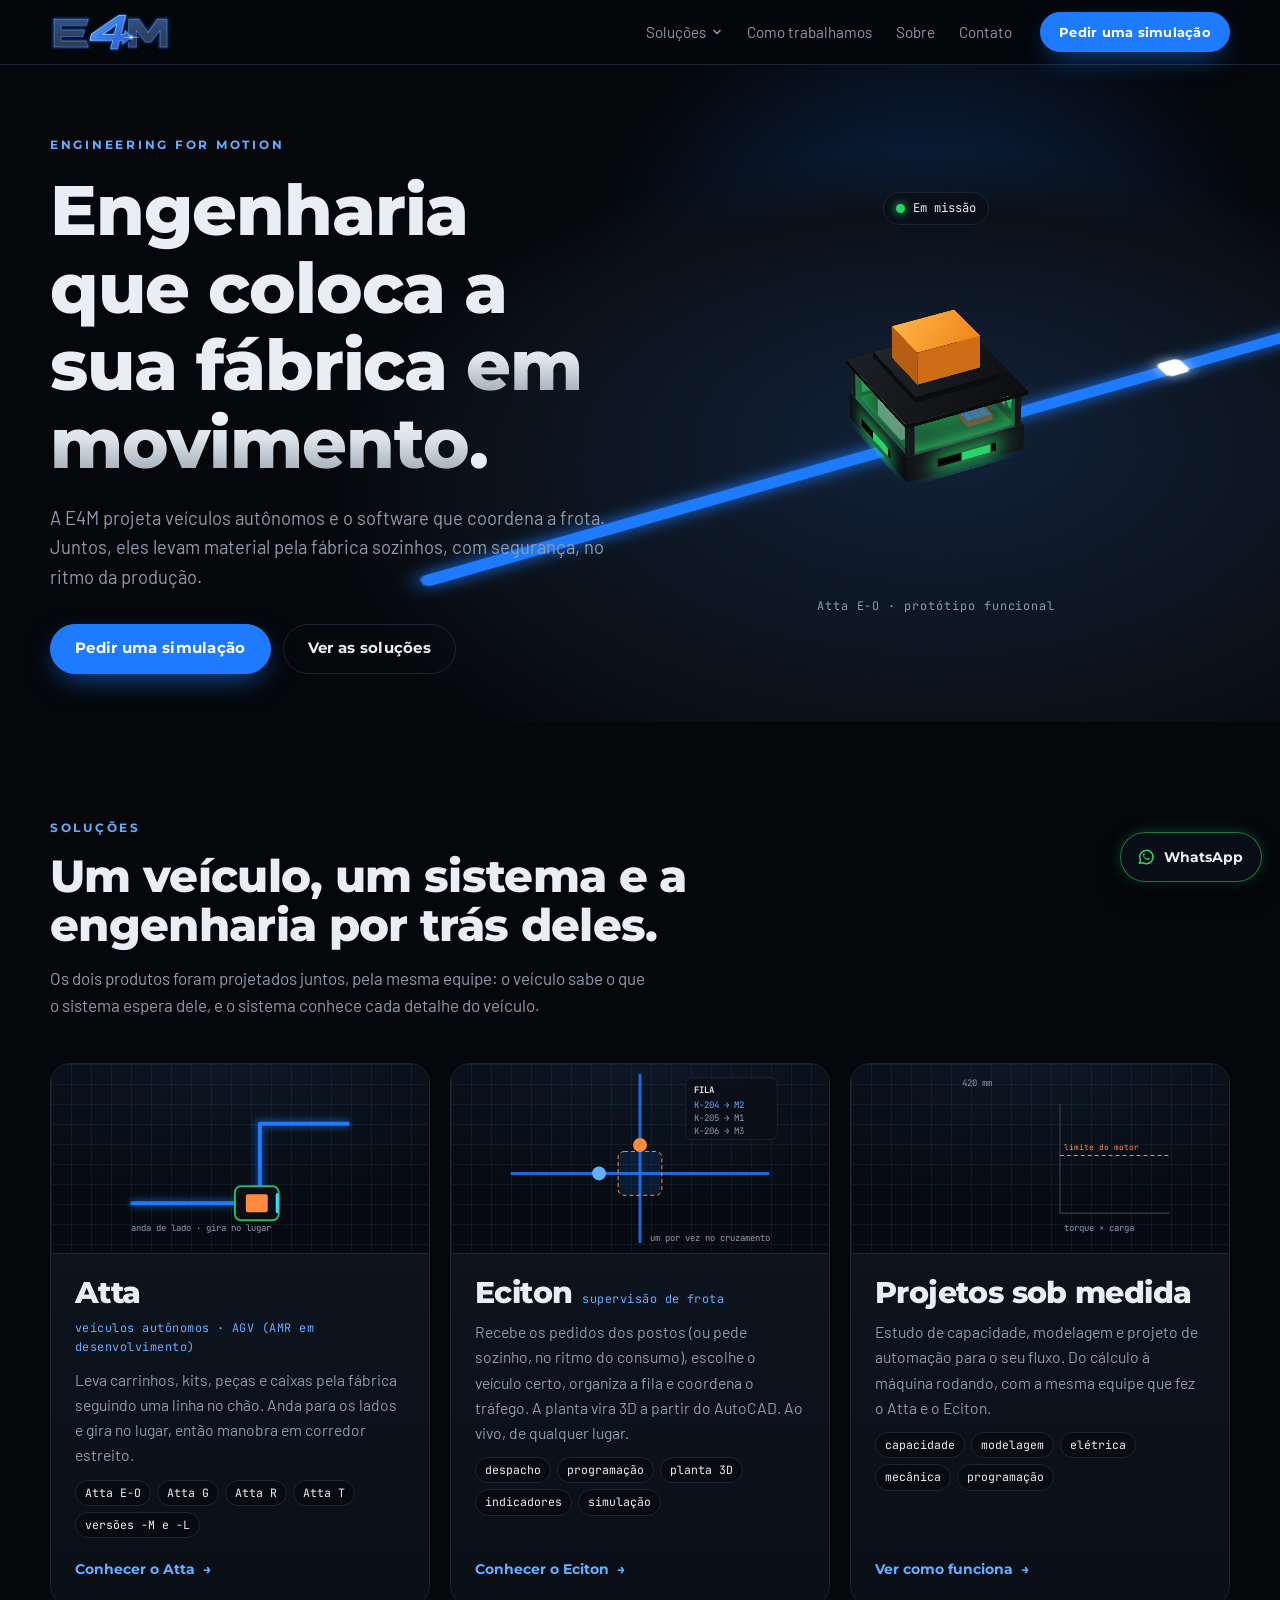
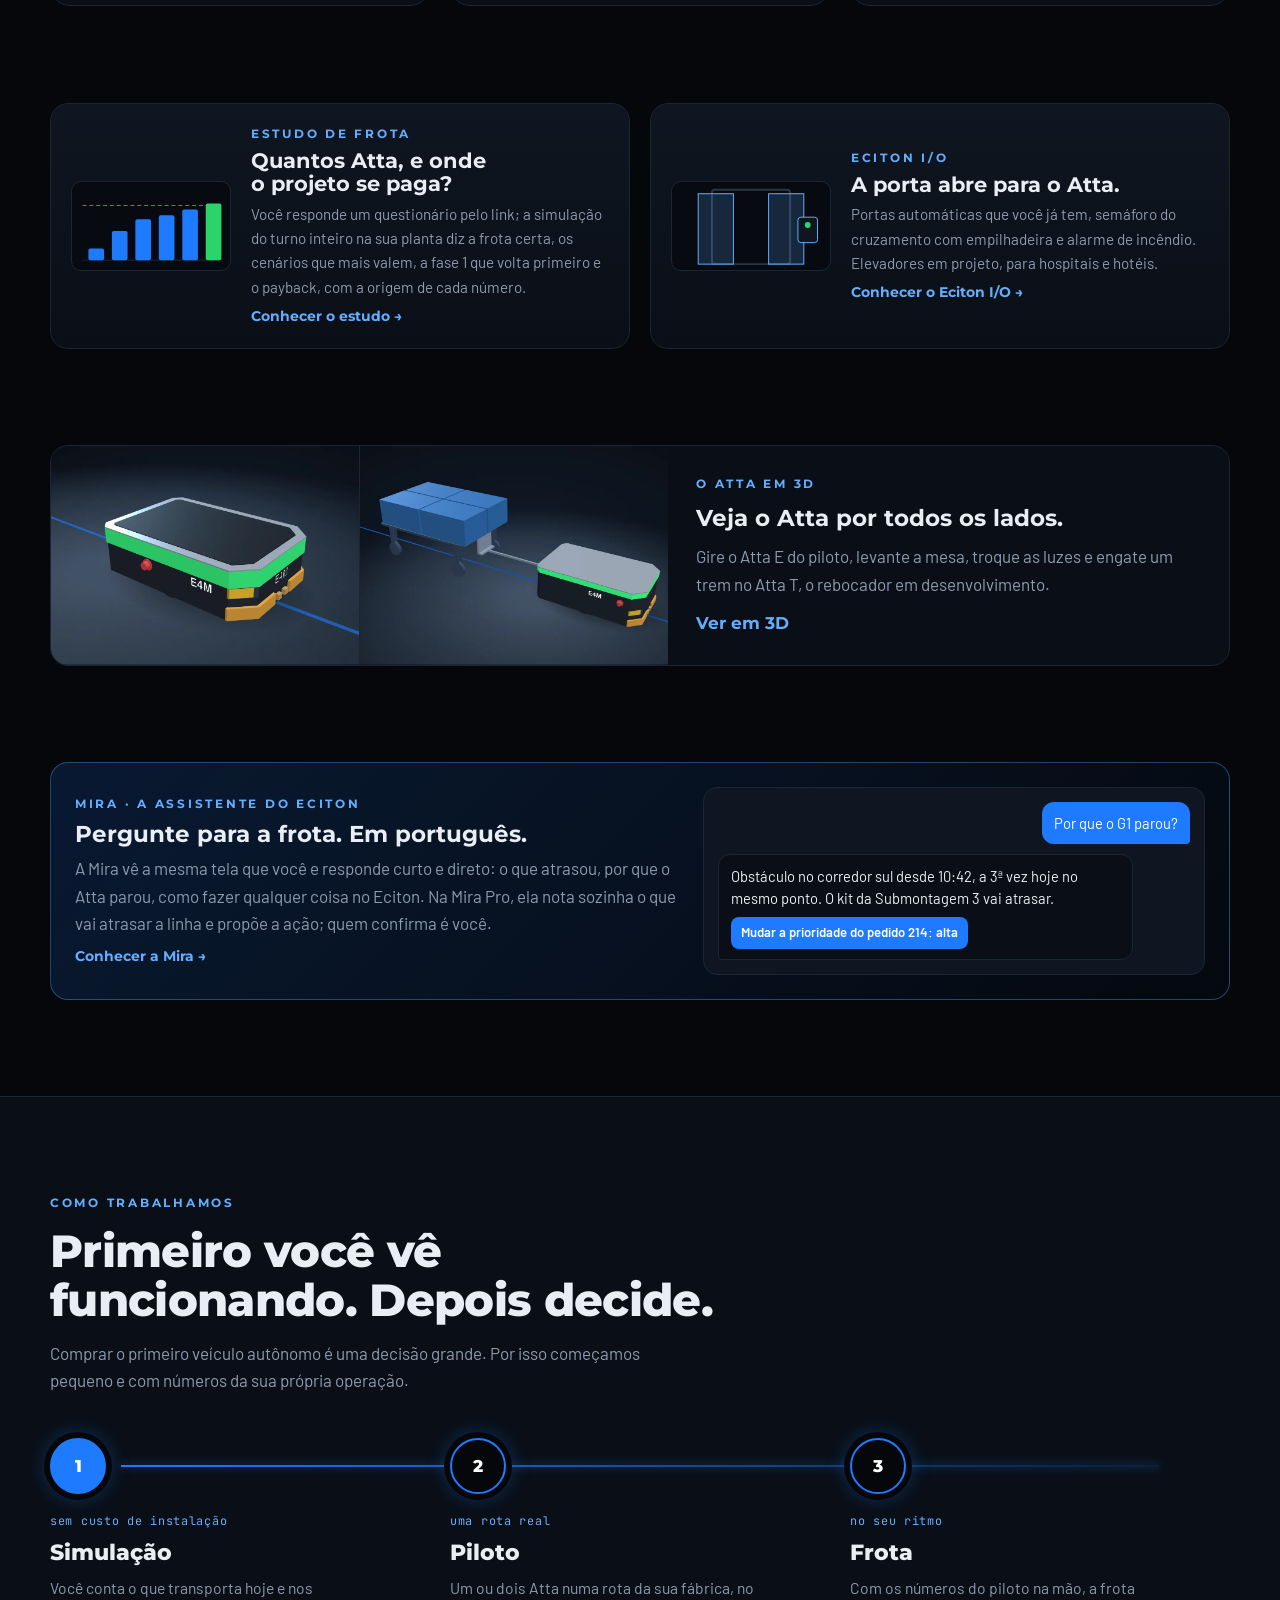
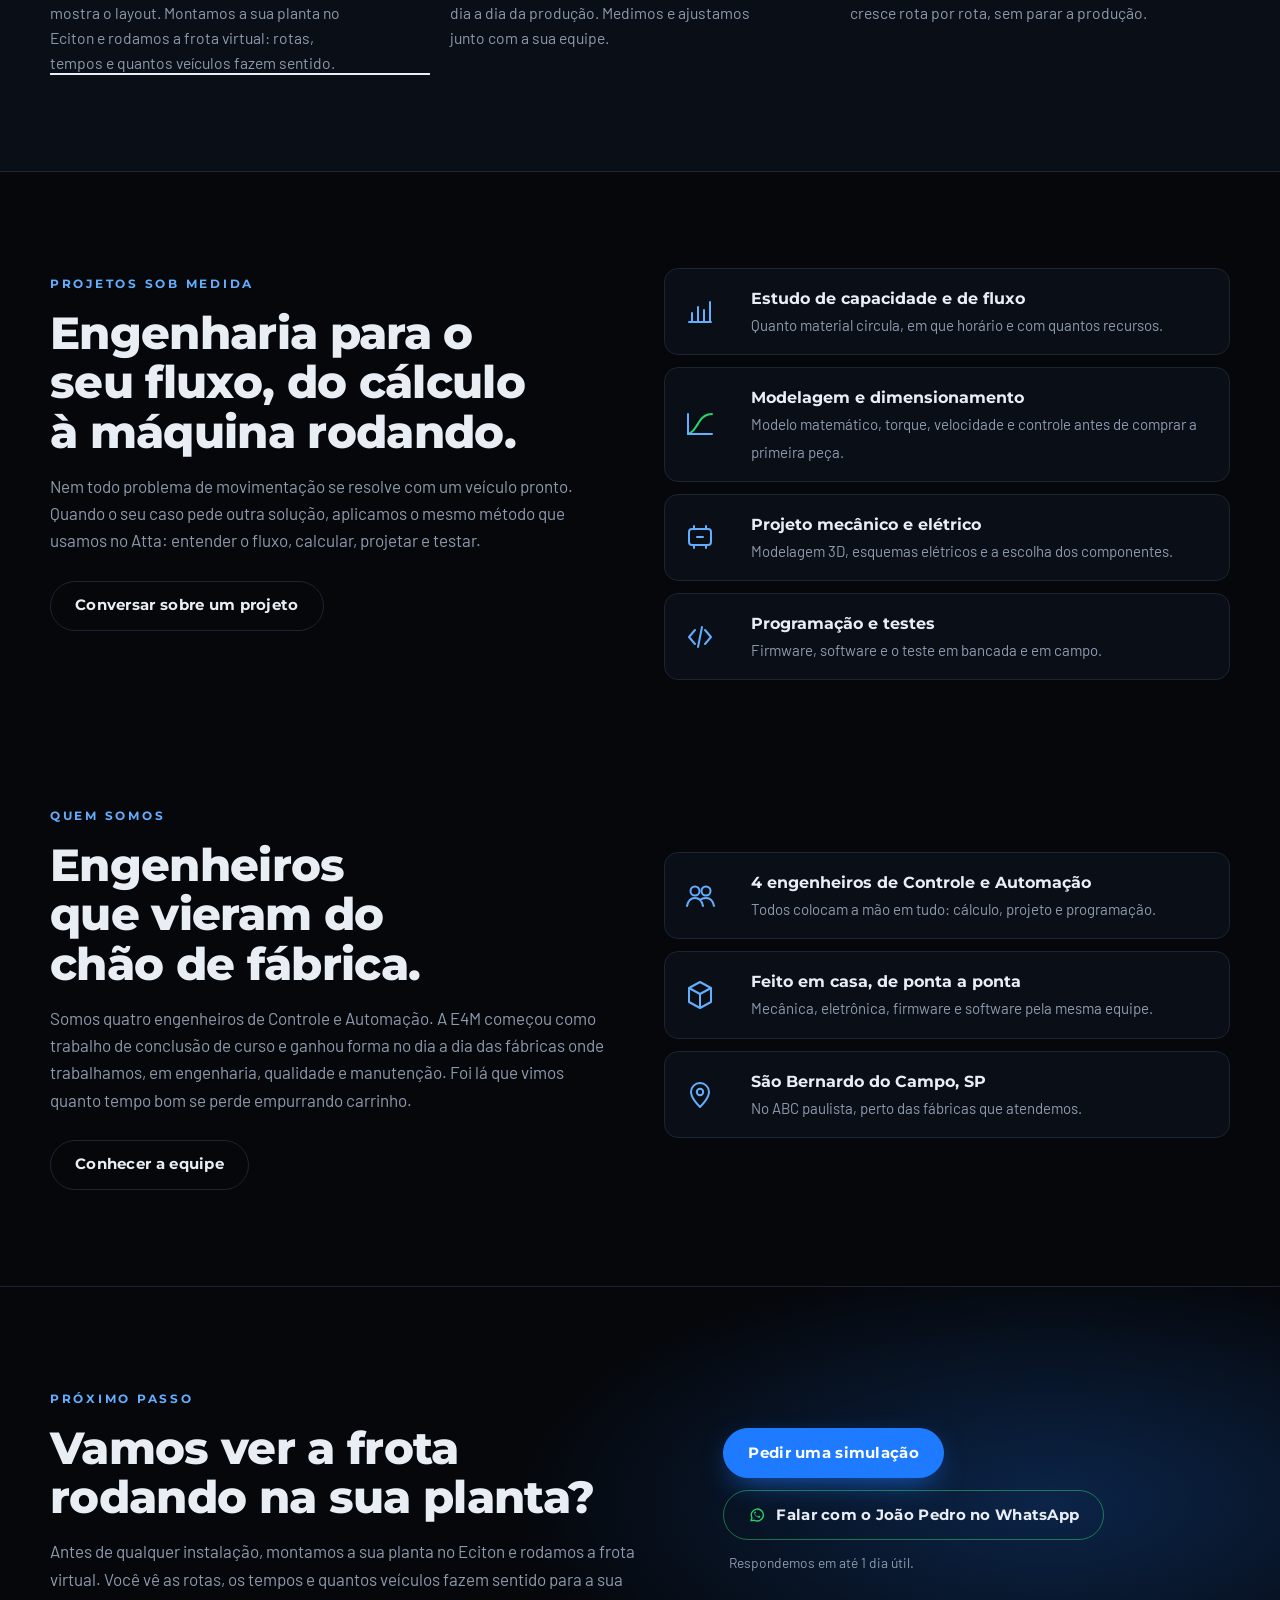
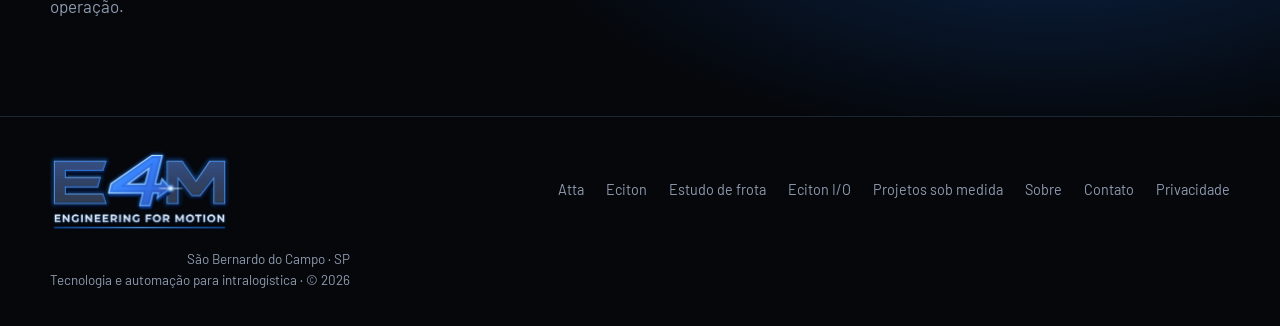
<file: index.html>
<!doctype html>
<html lang="pt-BR">
<head>
<meta charset="utf-8">
<meta name="viewport" content="width=device-width, initial-scale=1, viewport-fit=cover">
<title>E4M · Engineering for Motion</title>
<meta name="description" content="E4M, Engineering for Motion: veículos autônomos Atta e a supervisão de frota Eciton para levar material pela fábrica sozinho, com segurança. São Bernardo do Campo, SP.">
<meta name="claude:viewport-fit-sides" content="cover">
<meta property="og:type" content="website">
<meta property="og:site_name" content="E4M · Engineering for Motion">
<meta property="og:title" content="E4M · Engineering for Motion">
<meta property="og:description" content="E4M, Engineering for Motion: veículos autônomos Atta e a supervisão de frota Eciton para levar material pela fábrica sozinho, com segurança. São Bernardo do Campo, SP.">
<meta property="og:locale" content="pt_BR">
<meta property="og:image" content="https://vectora-sandy.vercel.app/assets/og.jpg">
<meta property="og:image:width" content="1200">
<meta property="og:image:height" content="630">
<meta name="twitter:card" content="summary_large_image">
<meta property="og:url" content="https://vectora-sandy.vercel.app/">
<link rel="canonical" href="https://vectora-sandy.vercel.app/">
<meta name="theme-color" content="#05070B">
<link rel="icon" type="image/png" href="[data-uri]">
<link rel="preconnect" href="https://fonts.googleapis.com">
<link rel="preconnect" href="https://fonts.gstatic.com" crossorigin>
<link rel="stylesheet" href="https://fonts.googleapis.com/css2?family=Montserrat:wght@500;600;700;800&family=Barlow:wght@400;500;600&family=JetBrains+Mono:wght@400;500&display=swap">
<link rel="stylesheet" href="assets/estilo.css?v=202611112100">
<link rel="stylesheet" href="assets/polish-site.css">
<link rel="stylesheet" href="assets/atta-3d.css?v=202611151900">
</head>
<body data-pagina="index">

<header class="topo faixa">
    <div class="caixa">
        <a class="marca" href="index.html" aria-label="E4M, início"><img src="assets/marca.webp" alt="E4M" width="121" height="40"></a>
        <nav class="menu" id="menu" aria-label="Páginas">
            <div class="menu-grupo">
                <button type="button" class="menu-abre" aria-expanded="false" aria-controls="subSolucoes">Soluções<svg viewBox="0 0 12 12" aria-hidden="true"><path d="M3 4.5l3 3 3-3" fill="none" stroke="currentColor" stroke-width="1.6" stroke-linecap="round" stroke-linejoin="round"/></svg></button>
                <div class="submenu" id="subSolucoes">
                    <a href="atta.html" data-pag="atta"><b>Atta</b><span>Veículos autônomos · AGV</span></a>
                    <a href="eciton.html" data-pag="eciton"><b>Eciton</b><span>Supervisão de frota</span></a>
                    <a href="estudo.html" data-pag="estudo"><b>Estudo de frota</b><span>Quantos Atta a operação precisa</span></a>
                    <a href="eciton-io.html" data-pag="eciton-io"><b>Eciton I/O</b><span>Portas, semáforos e alarme</span></a>
                    <a href="index.html#sob-medida"><b>Projetos sob medida</b><span>Engenharia para o seu fluxo</span></a>
                </div>
            </div>
            <a href="index.html#como-trabalhamos">Como trabalhamos</a>
            <a href="sobre.html" data-pag="sobre">Sobre</a>
            <a href="contato.html" data-pag="contato">Contato</a>
            <a class="botao cheio menu-cta" href="contato.html">Pedir uma simulação</a>
        </nav>
        <a class="botao cheio topo-cta" href="contato.html">Pedir uma simulação</a>
        <button type="button" class="hamburguer" id="hamburguer" aria-expanded="false" aria-controls="menu" aria-label="Abrir menu"><i></i><i></i><i></i></button>
    </div>
</header>

<main id="inicio">
    <section class="hero faixa">
        <div class="caixa">
            <div class="hero-texto">
                <span class="olho">Engineering for Motion</span>
                <h1>Engenharia que coloca a sua fábrica <span class="prata">em movimento</span>.</h1>
                <p class="texto">A E4M projeta veículos autônomos e o software que coordena a frota. Juntos, eles levam material pela fábrica sozinhos, com segurança, no ritmo da produção.</p>
                <div class="acoes">
                    <a class="botao cheio" href="contato.html">Pedir uma simulação</a>
                    <a class="botao" href="#solucoes">Ver as soluções</a>
                </div>
            </div>
            <div class="vitrine" id="vitrine" role="img" aria-label="Veículo Atta girando sobre a fita no chão">
                <div class="camera" id="cameraVitrine"></div>
                <span class="status-vitrine" id="statusVitrine" aria-live="off"><i></i><span>Em missão</span></span>
                <span class="legenda-vitrine">Atta E-O · protótipo funcional</span>
            </div>
        </div>
    </section>

    <section class="secao faixa" id="solucoes">
        <div class="caixa">
            <div class="cabeca">
                <span class="olho">Soluções</span>
                <h2>Um veículo, um sistema e a engenharia por trás deles.</h2>
                <p class="texto">Os dois produtos foram projetados juntos, pela mesma equipe: o veículo sabe o que o sistema espera dele, e o sistema conhece cada detalhe do veículo.</p>
            </div>
            <div class="solucoes3">
                <a class="sol" href="atta.html">
                    <div class="sol-arte" aria-hidden="true">
                        <svg viewBox="0 0 300 190" preserveAspectRatio="xMidYMid meet">
                            <defs><pattern id="gA" width="20" height="20" patternUnits="userSpaceOnUse"><path d="M20 0H0V20" fill="none" stroke="rgba(99,174,255,.07)"/></pattern>
                            <filter id="brilhoA" x="-50%" y="-50%" width="200%" height="200%"><feGaussianBlur stdDeviation="3"/></filter></defs>
                                                        <path id="rotaA" d="M40 140 H170 V60 H260" fill="none" stroke="#1E7BFF" stroke-width="4" stroke-linejoin="round"/>
                            <path d="M40 140 H170 V60 H260" fill="none" stroke="#1E7BFF" stroke-width="10" opacity=".35" filter="url(#brilhoA)"/>
                            <rect x="164" y="134" width="12" height="12" rx="2" fill="#fff" opacity=".9"/>
                            <g>
                                <animateMotion dur="7s" repeatCount="indefinite" keyPoints="0;0.4333;0.4333;0.7;0.7;1;1" keyTimes="0;0.3;0.38;0.6;0.68;0.95;1" calcMode="linear"><mpath href="#rotaA"/></animateMotion>
                                <rect x="-22" y="-17" width="44" height="34" rx="6" fill="#0B0F15" stroke="#2A3646"/>
                                <rect x="-22" y="-17" width="44" height="34" rx="6" fill="none" stroke="#2BD46A" stroke-width="2" opacity=".9"><animate attributeName="opacity" values=".9;.3;.9" dur="1s" repeatCount="indefinite"/></rect>
                                <rect x="-11" y="-9" width="22" height="18" rx="2" fill="#FF8A3D"/>
                                <rect x="19" y="-10" width="3" height="20" rx="1.5" fill="#2CE0FF"/>
                            </g>
                            <text x="40" y="168" font-family="JetBrains Mono, monospace" font-size="9" fill="#8E9BAE">anda de lado · gira no lugar</text>
                        </svg>
                    </div>
                    <div class="sol-corpo">
                        <div class="sol-nome"><h3>Atta</h3><span>veículos autônomos · AGV (AMR em desenvolvimento)</span></div>
                        <p>Leva carrinhos, kits, peças e caixas pela fábrica seguindo uma linha no chão. Anda para os lados e gira no lugar, então manobra em corredor estreito.</p>
                        <div class="chips"><i>Atta E-O</i><i>Atta G</i><i>Atta R</i><i>Atta T</i><i>versões -M e -L</i></div>
                        <span class="ir">Conhecer o Atta</span>
                    </div>
                </a>
                <a class="sol" href="eciton.html">
                    <div class="sol-arte" aria-hidden="true">
                        <svg viewBox="0 0 300 190" preserveAspectRatio="xMidYMid meet">
                            <defs><pattern id="gE" width="20" height="20" patternUnits="userSpaceOnUse"><path d="M20 0H0V20" fill="none" stroke="rgba(99,174,255,.07)"/></pattern></defs>
                                                        <path id="rotaEh" d="M20 110 H280" fill="none" stroke="#1E7BFF" stroke-width="3" opacity=".85"/>
                            <path id="rotaEv" d="M150 10 V180" fill="none" stroke="#1E7BFF" stroke-width="3" opacity=".85"/>
                            <rect x="128" y="88" width="44" height="44" rx="6" fill="rgba(30,123,255,.12)" stroke="#63AEFF" stroke-dasharray="4 3">
                                <animate attributeName="stroke" values="#63AEFF;#63AEFF;#FF8A3D;#FF8A3D;#63AEFF;#63AEFF" keyTimes="0;0.2;0.24;0.58;0.62;1" dur="6s" repeatCount="indefinite"/>
                            </rect>
                            <circle r="7" fill="#63AEFF"><animateMotion dur="6s" repeatCount="indefinite"><mpath href="#rotaEh"/></animateMotion></circle>
                            <circle r="7" fill="#A57BFF">
                                <animateMotion dur="6s" repeatCount="indefinite" keyPoints="0;0.42;0.42;1" keyTimes="0;0.22;0.6;1" calcMode="linear"><mpath href="#rotaEv"/></animateMotion>
                                <animate attributeName="fill" values="#A57BFF;#A57BFF;#FF8A3D;#FF8A3D;#A57BFF;#A57BFF" keyTimes="0;0.2;0.24;0.58;0.62;1" dur="6s" repeatCount="indefinite"/>
                            </circle>
                            <g font-family="JetBrains Mono, monospace" font-size="9">
                                <rect x="196" y="14" width="92" height="62" rx="6" fill="rgba(10,15,23,.85)" stroke="#1B2533"/>
                                <text x="204" y="29" fill="#E9EEF5" font-weight="600">FILA</text>
                                <text x="204" y="44" fill="#63AEFF">K-204 → M2</text>
                                <text x="204" y="57" fill="#8E9BAE">K-205 → M1</text>
                                <text x="204" y="70" fill="#8E9BAE">K-206 → M3</text>
                            </g>
                            <text x="160" y="178" font-family="JetBrains Mono, monospace" font-size="9" fill="#8E9BAE">um por vez no cruzamento</text>
                        </svg>
                    </div>
                    <div class="sol-corpo">
                        <div class="sol-nome"><h3>Eciton</h3><span>supervisão de frota</span></div>
                        <p>Recebe os pedidos dos postos (ou pede sozinho, no ritmo do consumo), escolhe o veículo certo, organiza a fila e coordena o tráfego. A planta vira 3D a partir do AutoCAD. Ao vivo, de qualquer lugar.</p>
                        <div class="chips"><i>despacho</i><i>programação</i><i>planta 3D</i><i>indicadores</i><i>simulação</i></div>
                        <span class="ir">Conhecer o Eciton</span>
                    </div>
                </a>
                <a class="sol" href="#sob-medida">
                    <div class="sol-arte" aria-hidden="true">
                        <svg viewBox="0 0 300 190" preserveAspectRatio="xMidYMid meet" class="arte-projeto">
                            <defs><pattern id="gP" width="12" height="12" patternUnits="userSpaceOnUse"><path d="M12 0H0V12" fill="none" stroke="rgba(99,174,255,.06)"/></pattern></defs>
                                                        <g fill="none" stroke="#63AEFF" stroke-width="1.6">
                                <rect class="traco" x="30" y="40" width="110" height="70" rx="6" style="--l:360"/>
                                <circle class="traco" cx="58" cy="122" r="14" style="--l:90"/>
                                <circle class="traco" cx="112" cy="122" r="14" style="--l:90"/>
                                <path class="traco" d="M30 28 H140 M30 23 V33 M140 23 V33" style="--l:140" opacity=".7"/>
                            </g>
                            <text x="72" y="22" font-family="JetBrains Mono, monospace" font-size="9" fill="#8E9BAE">420 mm</text>
                            <g>
                                <path d="M170 150 H280 M170 150 V40" stroke="#2A3646" stroke-width="1.5" fill="none"/>
                                <path class="traco" d="M170 140 C 195 138, 210 120, 225 95 S 255 55, 280 50" fill="none" stroke="#2BD46A" stroke-width="2.2" style="--l:170"/>
                                <path d="M170 92 H280" stroke="#FF8A3D" stroke-width="1.2" stroke-dasharray="4 3"/>
                                <text x="174" y="86" font-family="JetBrains Mono, monospace" font-size="8" fill="#FF8A3D">limite do motor</text>
                                <text x="174" y="168" font-family="JetBrains Mono, monospace" font-size="9" fill="#8E9BAE">torque × carga</text>
                            </g>
                        </svg>
                    </div>
                    <div class="sol-corpo">
                        <div class="sol-nome"><h3>Projetos sob medida</h3></div>
                        <p>Estudo de capacidade, modelagem e projeto de automação para o seu fluxo. Do cálculo à máquina rodando, com a mesma equipe que fez o Atta e o Eciton.</p>
                        <div class="chips"><i>capacidade</i><i>modelagem</i><i>elétrica</i><i>mecânica</i><i>programação</i></div>
                        <span class="ir">Ver como funciona</span>
                    </div>
                </a>
            </div>
        </div>
    </section>

    <section class="secao faixa" id="tambem" style="padding-top:0">
        <div class="caixa">
            <div class="tambem">
                <a class="tambem-card" href="estudo.html">
                    <svg viewBox="0 0 160 90" aria-hidden="true"><path d="M10 80 H150" stroke="#1B2533"/><path d="M10 24 H150" stroke="#2BD46A" stroke-dasharray="4 3" opacity=".8"/>
                        <g fill="#1E7BFF"><rect x="16" y="68" width="16" height="12" rx="2"/><rect x="40" y="50" width="16" height="30" rx="2"/><rect x="64" y="38" width="16" height="42" rx="2"/><rect x="88" y="34" width="16" height="46" rx="2"/><rect x="112" y="28" width="16" height="52" rx="2"/></g><rect x="136" y="22" width="16" height="58" rx="2" fill="#2BD46A"/></svg>
                    <div><span class="olho">Estudo de frota</span><h3>Quantos Atta, e onde o projeto se paga?</h3><p>Você responde um questionário pelo link; a simulação do turno inteiro na sua planta diz a frota certa, os cenários que mais valem, a fase 1 que volta primeiro e o payback, com a origem de cada número.</p><span class="ir">Conhecer o estudo</span></div>
                </a>
                <a class="tambem-card" href="eciton-io.html">
                    <svg viewBox="0 0 160 90" aria-hidden="true"><rect x="40" y="8" width="80" height="76" rx="3" fill="none" stroke="#2A3646" stroke-width="2"/>
                        <rect x="44" y="12" width="36" height="72" fill="rgba(99,174,255,.18)" stroke="#63AEFF"><animate attributeName="x" values="44;26;26;44" keyTimes="0;.3;.7;1" dur="4s" repeatCount="indefinite"/></rect>
                        <rect x="80" y="12" width="36" height="72" fill="rgba(99,174,255,.18)" stroke="#63AEFF"><animate attributeName="x" values="80;98;98;80" keyTimes="0;.3;.7;1" dur="4s" repeatCount="indefinite"/></rect>
                        <rect x="128" y="36" width="20" height="26" rx="3" fill="#0F1621" stroke="#63AEFF"/><circle cx="138" cy="44" r="3" fill="#2BD46A"><animate attributeName="fill" values="#FF4D5E;#2BD46A;#2BD46A;#FF4D5E" keyTimes="0;.3;.7;1" dur="4s" repeatCount="indefinite"/></circle></svg>
                    <div><span class="olho">Eciton I/O</span><h3>A porta abre para o Atta.</h3><p>Portas automáticas que você já tem, semáforo do cruzamento com empilhadeira e alarme de incêndio. Elevadores em projeto, para hospitais e hotéis.</p><span class="ir">Conhecer o Eciton I/O</span></div>
                </a>
            </div>
        </div>
    </section>

    <section class="secao faixa" id="atta-3d" style="padding-top:0">
        <div class="caixa">
            <a class="v3d-chamada" href="atta.html#ver-3d">
                <div class="fotos">
                    <img src="assets/atta-e.webp" alt="Atta E, o veículo de elevação do piloto" width="1200" height="750" loading="lazy" decoding="async">
                    <img src="assets/atta-t.webp" alt="Atta T, o rebocador, com um carrinho engatado" width="1200" height="750" loading="lazy" decoding="async">
                </div>
                <div class="corpo">
                    <span class="olho">O Atta em 3D</span>
                    <h3>Veja o Atta por todos os lados.</h3>
                    <p>Gire o Atta E do piloto, levante a mesa, troque as luzes e engate um trem no Atta T, o rebocador em desenvolvimento.</p>
                    <span class="ir">Ver em 3D</span>
                </div>
            </a>
        </div>
    </section>

    <section class="secao faixa" id="mira-chamada" style="padding-top:0">
        <div class="caixa">
            <a class="mira-chamada" href="eciton.html#mira">
                <div>
                    <span class="olho">Mira · a assistente do Eciton</span>
                    <h3>Pergunte para a frota. Em português.</h3>
                    <p>A Mira vê a mesma tela que você e responde curto e direto: o que atrasou, por que o Atta parou, como fazer qualquer coisa no Eciton. Na Mira Pro, ela nota sozinha o que vai atrasar a linha e propõe a ação; quem confirma é você.</p>
                    <span class="ir">Conhecer a Mira</span>
                </div>
                <div class="mira-chamada-chat" aria-hidden="true">
                    <div class="md-msg eu">Por que o G1 parou?</div>
                    <div class="md-msg ela">Obstáculo no corredor sul desde 10:42, a 3ª vez hoje no mesmo ponto. O kit da Submontagem 3 vai atrasar.<span class="md-acao">Mudar a prioridade do pedido 214: alta</span></div>
                </div>
            </a>
        </div>
    </section>

    <section class="secao faixa" id="como-trabalhamos" style="background:var(--fundo-2);border-block:1px solid var(--linha)">
        <div class="caixa">
            <div class="cabeca">
                <span class="olho">Como trabalhamos</span>
                <h2>Primeiro você vê funcionando. Depois decide.</h2>
                <p class="texto">Comprar o primeiro veículo autônomo é uma decisão grande. Por isso começamos pequeno e com números da sua própria operação.</p>
            </div>
            <div class="etapas">
                <div class="etapa destaque">
                    <span class="bola">1</span>
                    <span class="quando">sem custo de instalação</span>
                    <h3>Simulação</h3>
                    <p>Você conta o que transporta hoje e nos mostra o layout. Montamos a sua planta no Eciton e rodamos a frota virtual: rotas, tempos e quantos veículos fazem sentido.</p>
                </div>
                <div class="etapa">
                    <span class="bola">2</span>
                    <span class="quando">uma rota real</span>
                    <h3>Piloto</h3>
                    <p>Um ou dois Atta numa rota da sua fábrica, no dia a dia da produção. Medimos e ajustamos junto com a sua equipe.</p>
                </div>
                <div class="etapa">
                    <span class="bola">3</span>
                    <span class="quando">no seu ritmo</span>
                    <h3>Frota</h3>
                    <p>Com os números do piloto na mão, a frota cresce rota por rota, sem parar a produção.</p>
                </div>
            </div>
        </div>
    </section>

    <section class="secao faixa" id="sob-medida">
        <div class="caixa agv-intro">
            <div>
                <span class="olho">Projetos sob medida</span>
                <h2 style="margin-top:14px">Engenharia para o seu fluxo, do cálculo à máquina rodando.</h2>
                <p class="texto" style="margin-top:16px">Nem todo problema de movimentação se resolve com um veículo pronto. Quando o seu caso pede outra solução, aplicamos o mesmo método que usamos no Atta: entender o fluxo, calcular, projetar e testar.</p>
                <a class="botao" href="contato.html?interesse=projeto" style="margin-top:26px">Conversar sobre um projeto</a>
            </div>
            <div class="fatos">
                <div class="fato">
                    <svg viewBox="0 0 34 34" aria-hidden="true"><path d="M6 27h22M9 27V18M15 27V12M21 27V15M27 27V7" fill="none" stroke="#63AEFF" stroke-width="2" stroke-linecap="round"/></svg>
                    <div><b>Estudo de capacidade e de fluxo</b><span>Quanto material circula, em que horário e com quantos recursos.</span></div>
                </div>
                <div class="fato">
                    <svg viewBox="0 0 34 34" aria-hidden="true"><path d="M5 26C10 25 13 19 16 14s7-8 13-8" fill="none" stroke="#2BD46A" stroke-width="2" stroke-linecap="round"/><path d="M5 6v20h24" fill="none" stroke="#63AEFF" stroke-width="2" stroke-linecap="round"/></svg>
                    <div><b>Modelagem e dimensionamento</b><span>Modelo matemático, torque, velocidade e controle antes de comprar a primeira peça.</span></div>
                </div>
                <div class="fato">
                    <svg viewBox="0 0 34 34" aria-hidden="true"><rect x="6" y="9" width="22" height="16" rx="3" fill="none" stroke="#63AEFF" stroke-width="2"/><path d="M11 9V6M23 9V6M11 25v3M23 25v3M14 17h6" stroke="#63AEFF" stroke-width="2" stroke-linecap="round"/></svg>
                    <div><b>Projeto mecânico e elétrico</b><span>Modelagem 3D, esquemas elétricos e a escolha dos componentes.</span></div>
                </div>
                <div class="fato">
                    <svg viewBox="0 0 34 34" aria-hidden="true"><path d="M12 10l-6 7 6 7M22 10l6 7-6 7M19 7l-4 20" fill="none" stroke="#63AEFF" stroke-width="2" stroke-linecap="round" stroke-linejoin="round"/></svg>
                    <div><b>Programação e testes</b><span>Firmware, software e o teste em bancada e em campo.</span></div>
                </div>
            </div>
        </div>
    </section>

    <section class="secao faixa" id="quem-somos" style="padding-top:24px">
        <div class="caixa equipe-teaser">
            <div>
                <span class="olho">Quem somos</span>
                <h2 style="margin-top:14px">Engenheiros que vieram do chão de fábrica.</h2>
                <p class="texto">Somos quatro engenheiros de Controle e Automação. A E4M começou como trabalho de conclusão de curso e ganhou forma no dia a dia das fábricas onde trabalhamos, em engenharia, qualidade e manutenção. Foi lá que vimos quanto tempo bom se perde empurrando carrinho.</p>
                <a class="botao" href="sobre.html">Conhecer a equipe</a>
            </div>
            <div class="fatos">
                <div class="fato">
                    <svg viewBox="0 0 34 34" aria-hidden="true"><circle cx="12" cy="12" r="4.5" fill="none" stroke="#63AEFF" stroke-width="2"/><circle cx="23" cy="12" r="4.5" fill="none" stroke="#63AEFF" stroke-width="2"/><path d="M4 27c1-5 4-8 8-8s7 3 8 8M17 21c1.5-1.3 3.5-2 6-2 4 0 7 3 8 8" fill="none" stroke="#63AEFF" stroke-width="2" stroke-linecap="round"/></svg>
                    <div><b>4 engenheiros de Controle e Automação</b><span>Todos colocam a mão em tudo: cálculo, projeto e programação.</span></div>
                </div>
                <div class="fato">
                    <svg viewBox="0 0 34 34" aria-hidden="true"><path d="M17 4l11 6v14l-11 6-11-6V10z" fill="none" stroke="#63AEFF" stroke-width="2" stroke-linejoin="round"/><path d="M6 10l11 6 11-6M17 16v14" fill="none" stroke="#63AEFF" stroke-width="2" stroke-linejoin="round"/></svg>
                    <div><b>Feito em casa, de ponta a ponta</b><span>Mecânica, eletrônica, firmware e software pela mesma equipe.</span></div>
                </div>
                <div class="fato">
                    <svg viewBox="0 0 34 34" aria-hidden="true"><path d="M17 30s9-8.5 9-15a9 9 0 0 0-18 0c0 6.5 9 15 9 15z" fill="none" stroke="#63AEFF" stroke-width="2" stroke-linejoin="round"/><circle cx="17" cy="15" r="3.2" fill="none" stroke="#63AEFF" stroke-width="2"/></svg>
                    <div><b>São Bernardo do Campo, SP</b><span>No ABC paulista, perto das fábricas que atendemos.</span></div>
                </div>
            </div>
        </div>
    </section>
</main>

<section class="chamada faixa" id="chamada">
    <div class="caixa">
        <div>
            <span class="olho">Próximo passo</span>
            <h2>Vamos ver a frota rodando na sua planta?</h2>
            <p class="texto">Antes de qualquer instalação, montamos a sua planta no Eciton e rodamos a frota virtual. Você vê as rotas, os tempos e quantos veículos fazem sentido para a sua operação.</p>
        </div>
        <div class="chamada-acoes">
            <a class="botao cheio" href="contato.html">Pedir uma simulação</a>
            <a class="botao zap" href="https://wa.me/5511969095610?text=Ol%C3%A1%2C%20Jo%C3%A3o%20Pedro%21%20Vi%20o%20site%20da%20E4M%20e%20quero%20conversar%20sobre%20automa%C3%A7%C3%A3o%20da%20movimenta%C3%A7%C3%A3o%20de%20materiais." target="_blank" rel="noopener"><svg viewBox="0 0 24 24" aria-hidden="true"><path d="M4 19.5l1.3-3.9A8 8 0 1 1 8.6 19z" fill="none" stroke="currentColor" stroke-width="1.8" stroke-linejoin="round"/><path d="M9 9.5c.3 1.8 2.6 4.1 4.5 4.6l1.1-1.1 1.9.9c-.3 1.3-1.4 1.9-2.4 1.7-2.8-.6-5.2-3-5.8-5.8-.2-1 .4-2.1 1.7-2.4l.9 1.9z" fill="currentColor"/></svg>Falar com o João Pedro no WhatsApp</a>
            <small>Respondemos em até 1 dia útil.</small>
        </div>
    </div>
</section>

<footer class="rodape faixa">
    <div class="caixa">
        <img src="assets/placa.webp" alt="E4M · Engineering for Motion" width="180" height="78" loading="lazy">
        <nav class="rodape-links" aria-label="Rodapé">
            <a href="atta.html">Atta</a>
            <a href="eciton.html">Eciton</a>
            <a href="estudo.html">Estudo de frota</a>
            <a href="eciton-io.html">Eciton I/O</a>
            <a href="index.html#sob-medida">Projetos sob medida</a>
            <a href="sobre.html">Sobre</a>
            <a href="contato.html">Contato</a>
            <a href="privacidade.html" class="leve">Privacidade</a>
        </nav>
        <span class="rodape-fim">São Bernardo do Campo · SP<br>Tecnologia e automação para intralogística · © 2026</span>
    </div>
</footer>

<a class="zap-flutuante" href="https://wa.me/5511969095610?text=Ol%C3%A1%2C%20Jo%C3%A3o%20Pedro%21%20Vi%20o%20site%20da%20E4M%20e%20quero%20conversar%20sobre%20automa%C3%A7%C3%A3o%20da%20movimenta%C3%A7%C3%A3o%20de%20materiais." target="_blank" rel="noopener" aria-label="Falar no WhatsApp"><svg viewBox="0 0 24 24" aria-hidden="true"><path d="M4 19.5l1.3-3.9A8 8 0 1 1 8.6 19z" fill="none" stroke="currentColor" stroke-width="1.8" stroke-linejoin="round"/><path d="M9 9.5c.3 1.8 2.6 4.1 4.5 4.6l1.1-1.1 1.9.9c-.3 1.3-1.4 1.9-2.4 1.7-2.8-.6-5.2-3-5.8-5.8-.2-1 .4-2.1 1.7-2.4l.9 1.9z" fill="currentColor"/></svg><span>WhatsApp</span></a>

<script src="assets/site.js?v=202611112100" defer></script>

<script src="assets/polish-site.js" defer></script>
</body>
</html>
</file>
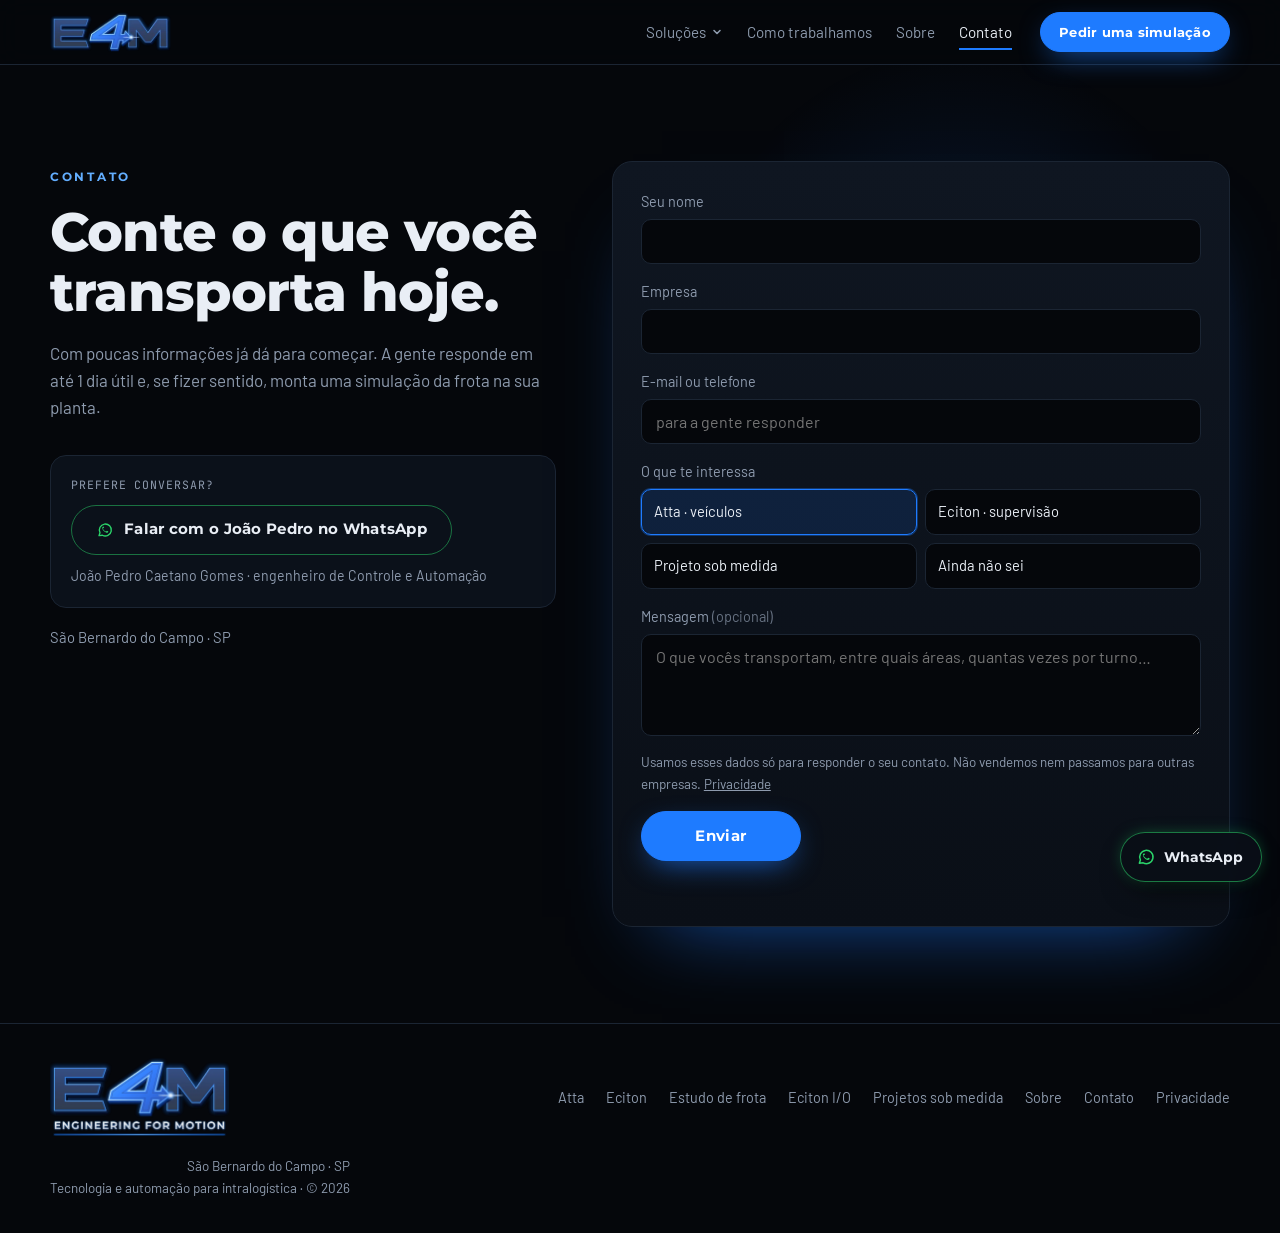
<file: contato.html>
<!doctype html>
<html lang="pt-BR">
<head>
<meta charset="utf-8">
<meta name="viewport" content="width=device-width, initial-scale=1, viewport-fit=cover">
<title>Contato · E4M</title>
<meta name="description" content="Fale com a E4M: conte o que você transporta hoje e peça uma simulação da frota na sua planta. São Bernardo do Campo, SP.">
<meta name="claude:viewport-fit-sides" content="cover">
<meta property="og:type" content="website">
<meta property="og:site_name" content="E4M · Engineering for Motion">
<meta property="og:title" content="Contato · E4M">
<meta property="og:description" content="Fale com a E4M: conte o que você transporta hoje e peça uma simulação da frota na sua planta. São Bernardo do Campo, SP.">
<meta property="og:locale" content="pt_BR">
<meta property="og:image" content="https://vectora-sandy.vercel.app/assets/og.jpg">
<meta property="og:image:width" content="1200">
<meta property="og:image:height" content="630">
<meta name="twitter:card" content="summary_large_image">
<meta property="og:url" content="https://vectora-sandy.vercel.app/contato">
<link rel="canonical" href="https://vectora-sandy.vercel.app/contato">
<meta name="theme-color" content="#05070B">
<link rel="icon" type="image/png" href="[data-uri]">
<link rel="preconnect" href="https://fonts.googleapis.com">
<link rel="preconnect" href="https://fonts.gstatic.com" crossorigin>
<link rel="stylesheet" href="https://fonts.googleapis.com/css2?family=Montserrat:wght@500;600;700;800&family=Barlow:wght@400;500;600&family=JetBrains+Mono:wght@400;500&display=swap">
<link rel="stylesheet" href="assets/estilo.css?v=202611112100">
<link rel="stylesheet" href="assets/polish-site.css">
</head>
<body data-pagina="contato">

<header class="topo faixa">
    <div class="caixa">
        <a class="marca" href="index.html" aria-label="E4M, início"><img src="assets/marca.webp" alt="E4M" width="121" height="40"></a>
        <nav class="menu" id="menu" aria-label="Páginas">
            <div class="menu-grupo">
                <button type="button" class="menu-abre" aria-expanded="false" aria-controls="subSolucoes">Soluções<svg viewBox="0 0 12 12" aria-hidden="true"><path d="M3 4.5l3 3 3-3" fill="none" stroke="currentColor" stroke-width="1.6" stroke-linecap="round" stroke-linejoin="round"/></svg></button>
                <div class="submenu" id="subSolucoes">
                    <a href="atta.html" data-pag="atta"><b>Atta</b><span>Veículos autônomos · AGV</span></a>
                    <a href="eciton.html" data-pag="eciton"><b>Eciton</b><span>Supervisão de frota</span></a>
                    <a href="estudo.html" data-pag="estudo"><b>Estudo de frota</b><span>Quantos Atta a operação precisa</span></a>
                    <a href="eciton-io.html" data-pag="eciton-io"><b>Eciton I/O</b><span>Portas, semáforos e alarme</span></a>
                    <a href="index.html#sob-medida"><b>Projetos sob medida</b><span>Engenharia para o seu fluxo</span></a>
                </div>
            </div>
            <a href="index.html#como-trabalhamos">Como trabalhamos</a>
            <a href="sobre.html" data-pag="sobre">Sobre</a>
            <a href="contato.html" data-pag="contato">Contato</a>
            <a class="botao cheio menu-cta" href="contato.html">Pedir uma simulação</a>
        </nav>
        <a class="botao cheio topo-cta" href="contato.html">Pedir uma simulação</a>
        <button type="button" class="hamburguer" id="hamburguer" aria-expanded="false" aria-controls="menu" aria-label="Abrir menu"><i></i><i></i><i></i></button>
    </div>
</header>

<main id="inicio">
    <section class="secao faixa contato-pag">
        <div class="caixa contato-grade">
            <div>
                <span class="olho">Contato</span>
                <h1 class="h1-menor">Conte o que você transporta hoje.</h1>
                <p class="texto" style="margin-top:18px">Com poucas informações já dá para começar. A gente responde em até 1 dia útil e, se fizer sentido, monta uma simulação da frota na sua planta.</p>
                <div class="contato-zap">
                    <span class="rot">Prefere conversar?</span>
                    <a class="botao zap" href="https://wa.me/5511969095610?text=Ol%C3%A1%2C%20Jo%C3%A3o%20Pedro%21%20Vi%20o%20site%20da%20E4M%20e%20quero%20conversar%20sobre%20automa%C3%A7%C3%A3o%20da%20movimenta%C3%A7%C3%A3o%20de%20materiais." target="_blank" rel="noopener"><svg viewBox="0 0 24 24" aria-hidden="true"><path d="M4 19.5l1.3-3.9A8 8 0 1 1 8.6 19z" fill="none" stroke="currentColor" stroke-width="1.8" stroke-linejoin="round"/><path d="M9 9.5c.3 1.8 2.6 4.1 4.5 4.6l1.1-1.1 1.9.9c-.3 1.3-1.4 1.9-2.4 1.7-2.8-.6-5.2-3-5.8-5.8-.2-1 .4-2.1 1.7-2.4l.9 1.9z" fill="currentColor"/></svg>Falar com o João Pedro no WhatsApp</a>
                    <span class="suave-p">João Pedro Caetano Gomes · engenheiro de Controle e Automação</span>
                </div>
                <p class="contato-local">São Bernardo do Campo · SP</p>
            </div>
            <form class="form-contato" id="formContato" novalidate>
                <label class="campo" for="fNome">Seu nome<input id="fNome" name="nome" autocomplete="name" required maxlength="120"></label>
                <label class="campo" for="fEmpresa">Empresa<input id="fEmpresa" name="empresa" autocomplete="organization" required maxlength="160"></label>
                <label class="campo" for="fContato">E-mail ou telefone<input id="fContato" name="contato" autocomplete="email" required maxlength="160" placeholder="para a gente responder"></label>
                <fieldset class="campo escolha">
                    <legend>O que te interessa</legend>
                    <label><input type="radio" name="interesse" value="atta" checked><span>Atta · veículos</span></label>
                    <label><input type="radio" name="interesse" value="eciton"><span>Eciton · supervisão</span></label>
                    <label><input type="radio" name="interesse" value="projeto"><span>Projeto sob medida</span></label>
                    <label><input type="radio" name="interesse" value="nao-sei"><span>Ainda não sei</span></label>
                </fieldset>
                <label class="campo" for="fMensagem"><span>Mensagem <em>(opcional)</em></span><textarea id="fMensagem" name="mensagem" rows="4" maxlength="3000" placeholder="O que vocês transportam, entre quais áreas, quantas vezes por turno…"></textarea></label>
                <div class="calc-recebida" id="calcRecebida" hidden></div>
                <label class="isca" aria-hidden="true">Não preencha<input name="site" tabindex="-1" autocomplete="off"></label>
                <p class="lgpd">Usamos esses dados só para responder o seu contato. Não vendemos nem passamos para outras empresas. <a href="privacidade.html">Privacidade</a></p>
                <button class="botao cheio" type="submit" id="fEnviar">Enviar</button>
                <p class="form-aviso" id="fAviso" role="status" aria-live="polite"></p>
            </form>
        </div>
    </section>
</main>

<footer class="rodape faixa">
    <div class="caixa">
        <img src="assets/placa.webp" alt="E4M · Engineering for Motion" width="180" height="78" loading="lazy">
        <nav class="rodape-links" aria-label="Rodapé">
            <a href="atta.html">Atta</a>
            <a href="eciton.html">Eciton</a>
            <a href="estudo.html">Estudo de frota</a>
            <a href="eciton-io.html">Eciton I/O</a>
            <a href="index.html#sob-medida">Projetos sob medida</a>
            <a href="sobre.html">Sobre</a>
            <a href="contato.html">Contato</a>
            <a href="privacidade.html" class="leve">Privacidade</a>
        </nav>
        <span class="rodape-fim">São Bernardo do Campo · SP<br>Tecnologia e automação para intralogística · © 2026</span>
    </div>
</footer>

<a class="zap-flutuante" href="https://wa.me/5511969095610?text=Ol%C3%A1%2C%20Jo%C3%A3o%20Pedro%21%20Vi%20o%20site%20da%20E4M%20e%20quero%20conversar%20sobre%20automa%C3%A7%C3%A3o%20da%20movimenta%C3%A7%C3%A3o%20de%20materiais." target="_blank" rel="noopener" aria-label="Falar no WhatsApp"><svg viewBox="0 0 24 24" aria-hidden="true"><path d="M4 19.5l1.3-3.9A8 8 0 1 1 8.6 19z" fill="none" stroke="currentColor" stroke-width="1.8" stroke-linejoin="round"/><path d="M9 9.5c.3 1.8 2.6 4.1 4.5 4.6l1.1-1.1 1.9.9c-.3 1.3-1.4 1.9-2.4 1.7-2.8-.6-5.2-3-5.8-5.8-.2-1 .4-2.1 1.7-2.4l.9 1.9z" fill="currentColor"/></svg><span>WhatsApp</span></a>

<script src="assets/site.js?v=202611112100" defer></script>
<script>window.E4M_CONTATO = { url: "https://bxdlgchbqfxwisasolyx.supabase.co", chave: "sb_publishable_LW6lbl_ecxl-zzMuU72VBg_P1Y41sFN" };</script>
<script src="assets/contato.js?v=202611112100" defer></script>
<script src="assets/polish-site.js" defer></script>
</body>
</html>
</file>
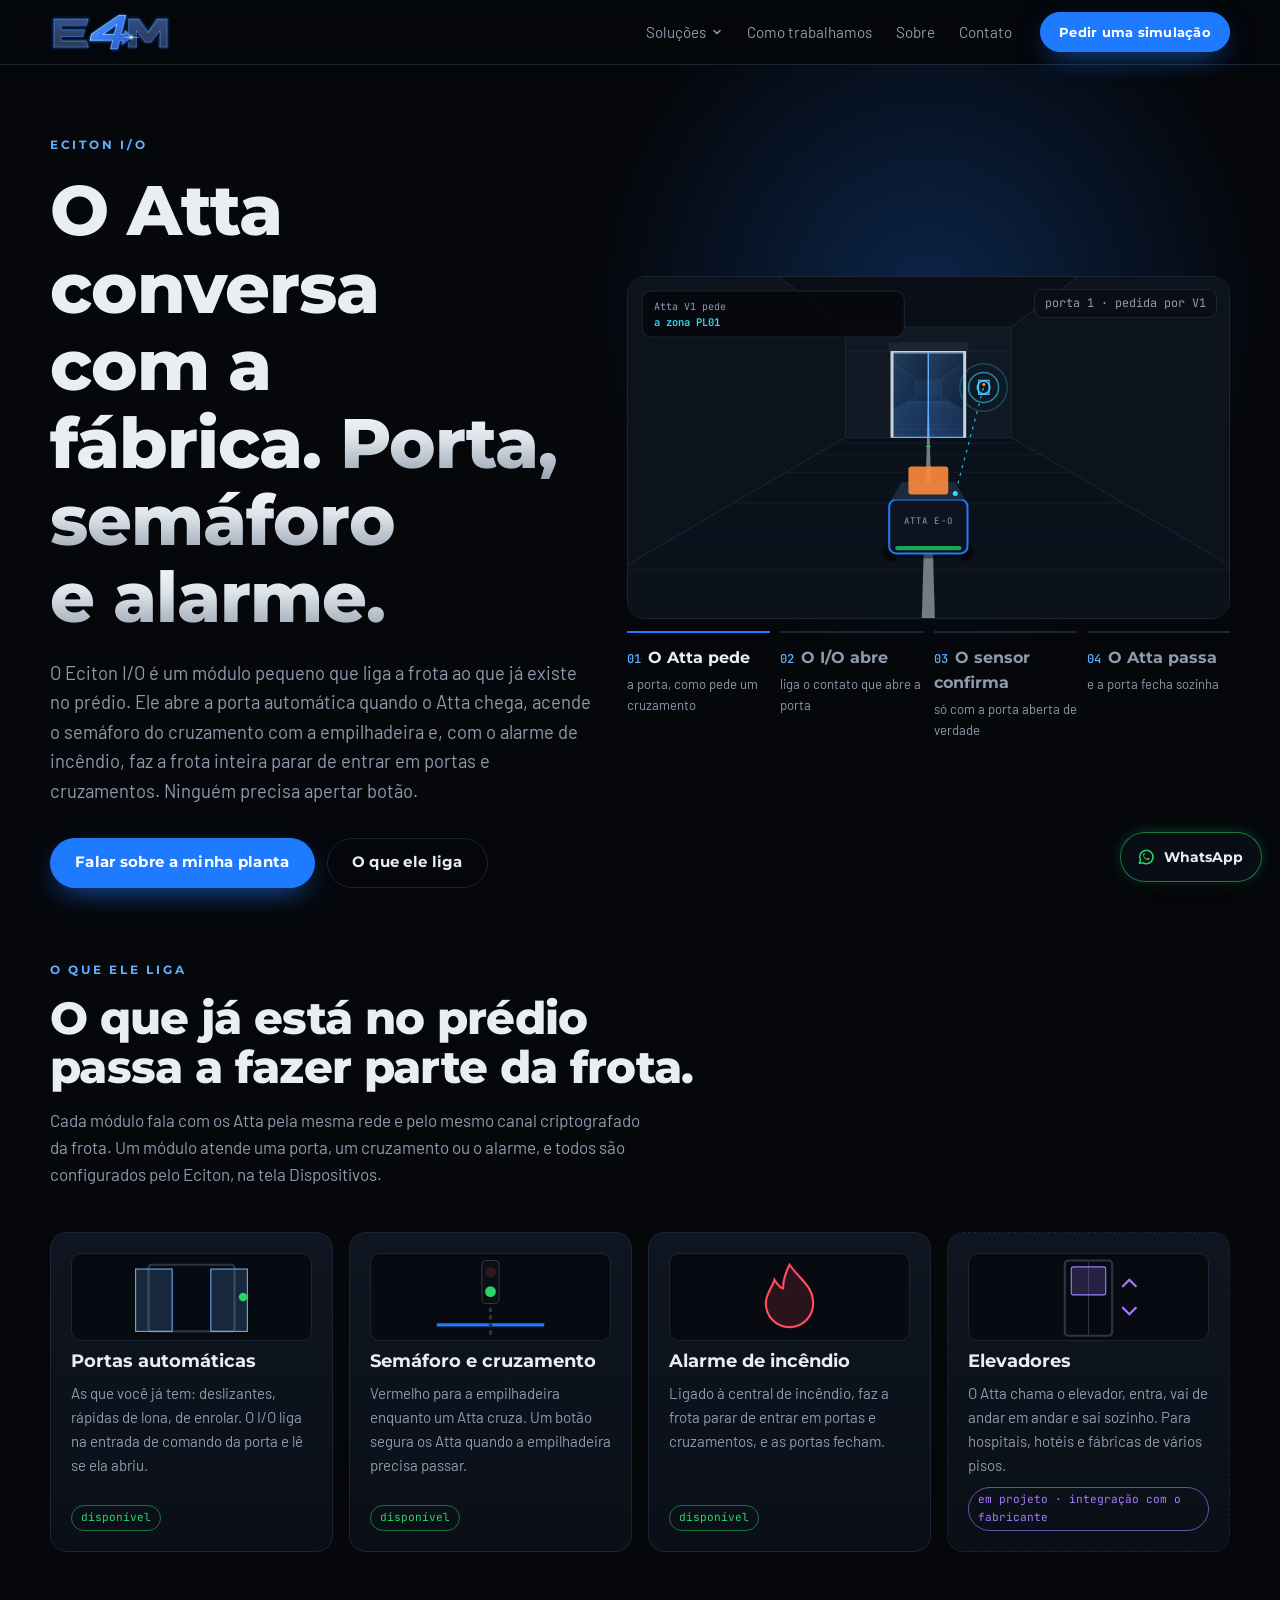
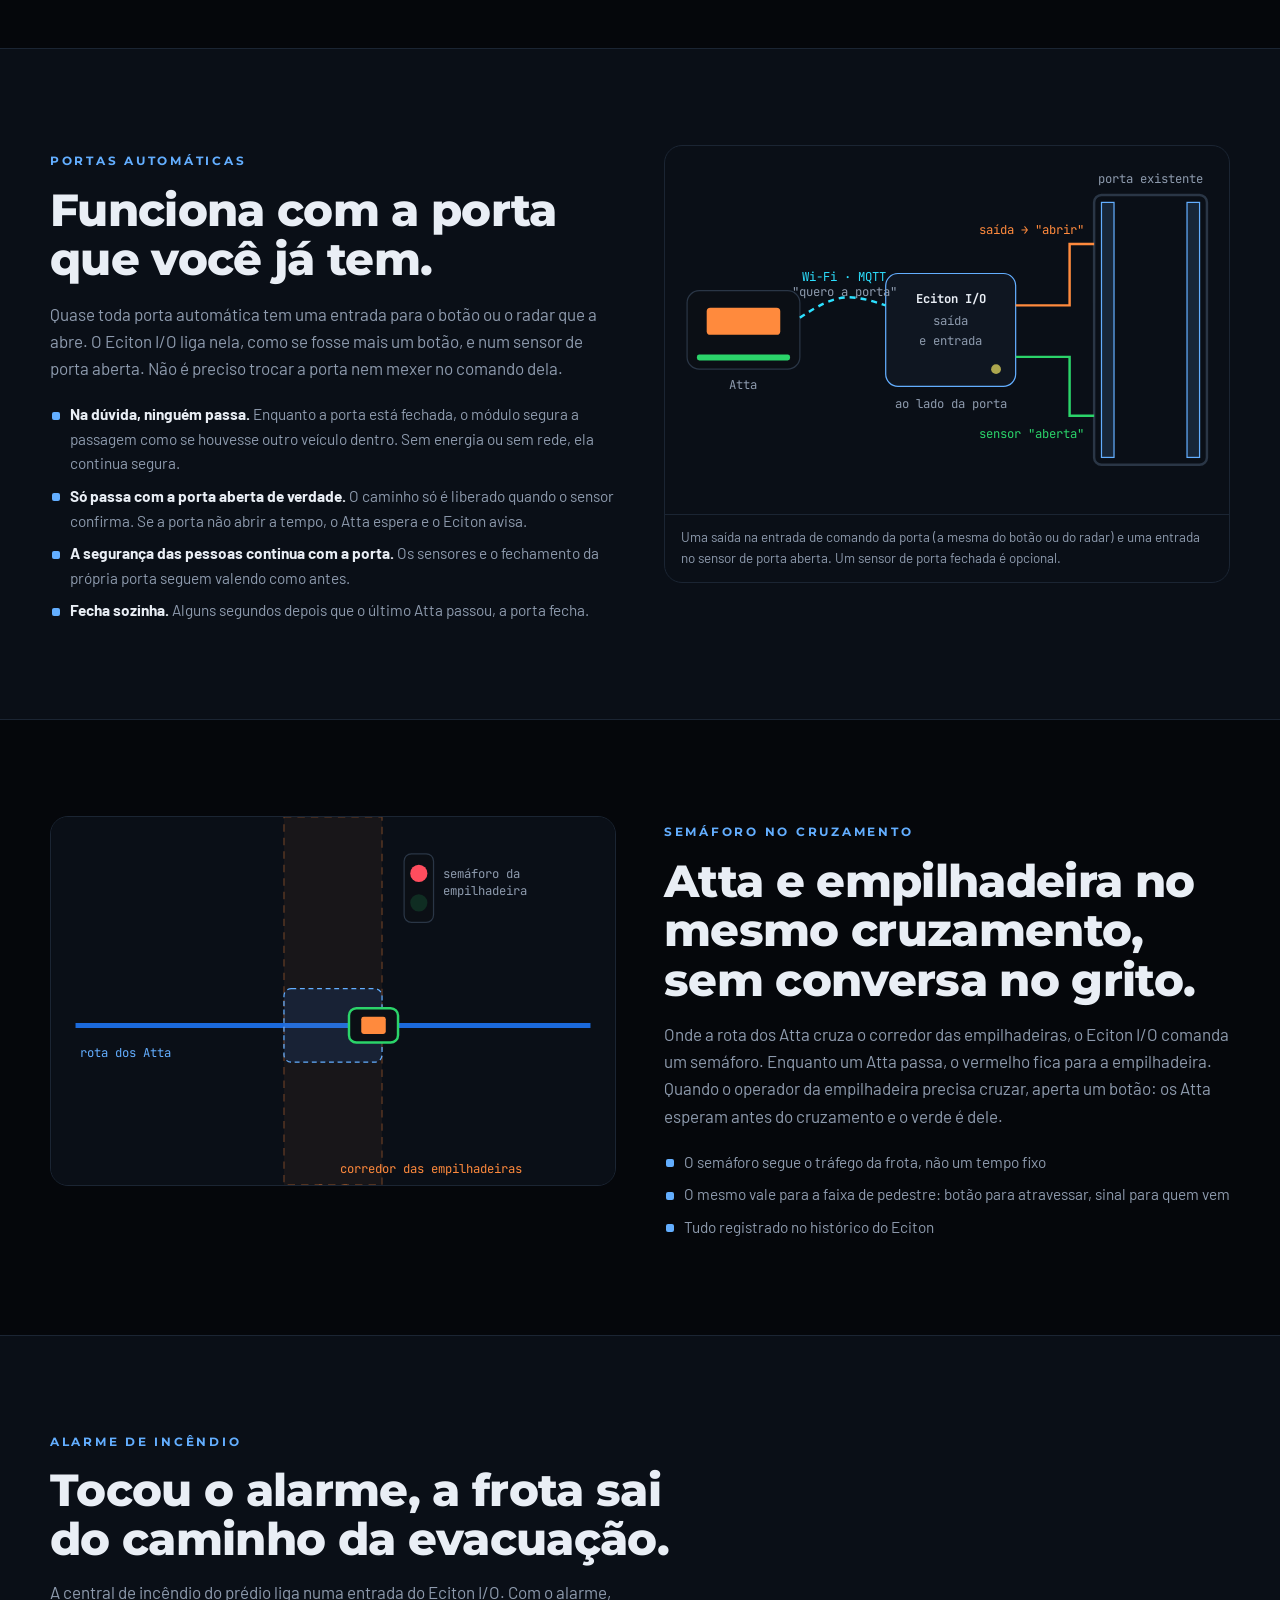
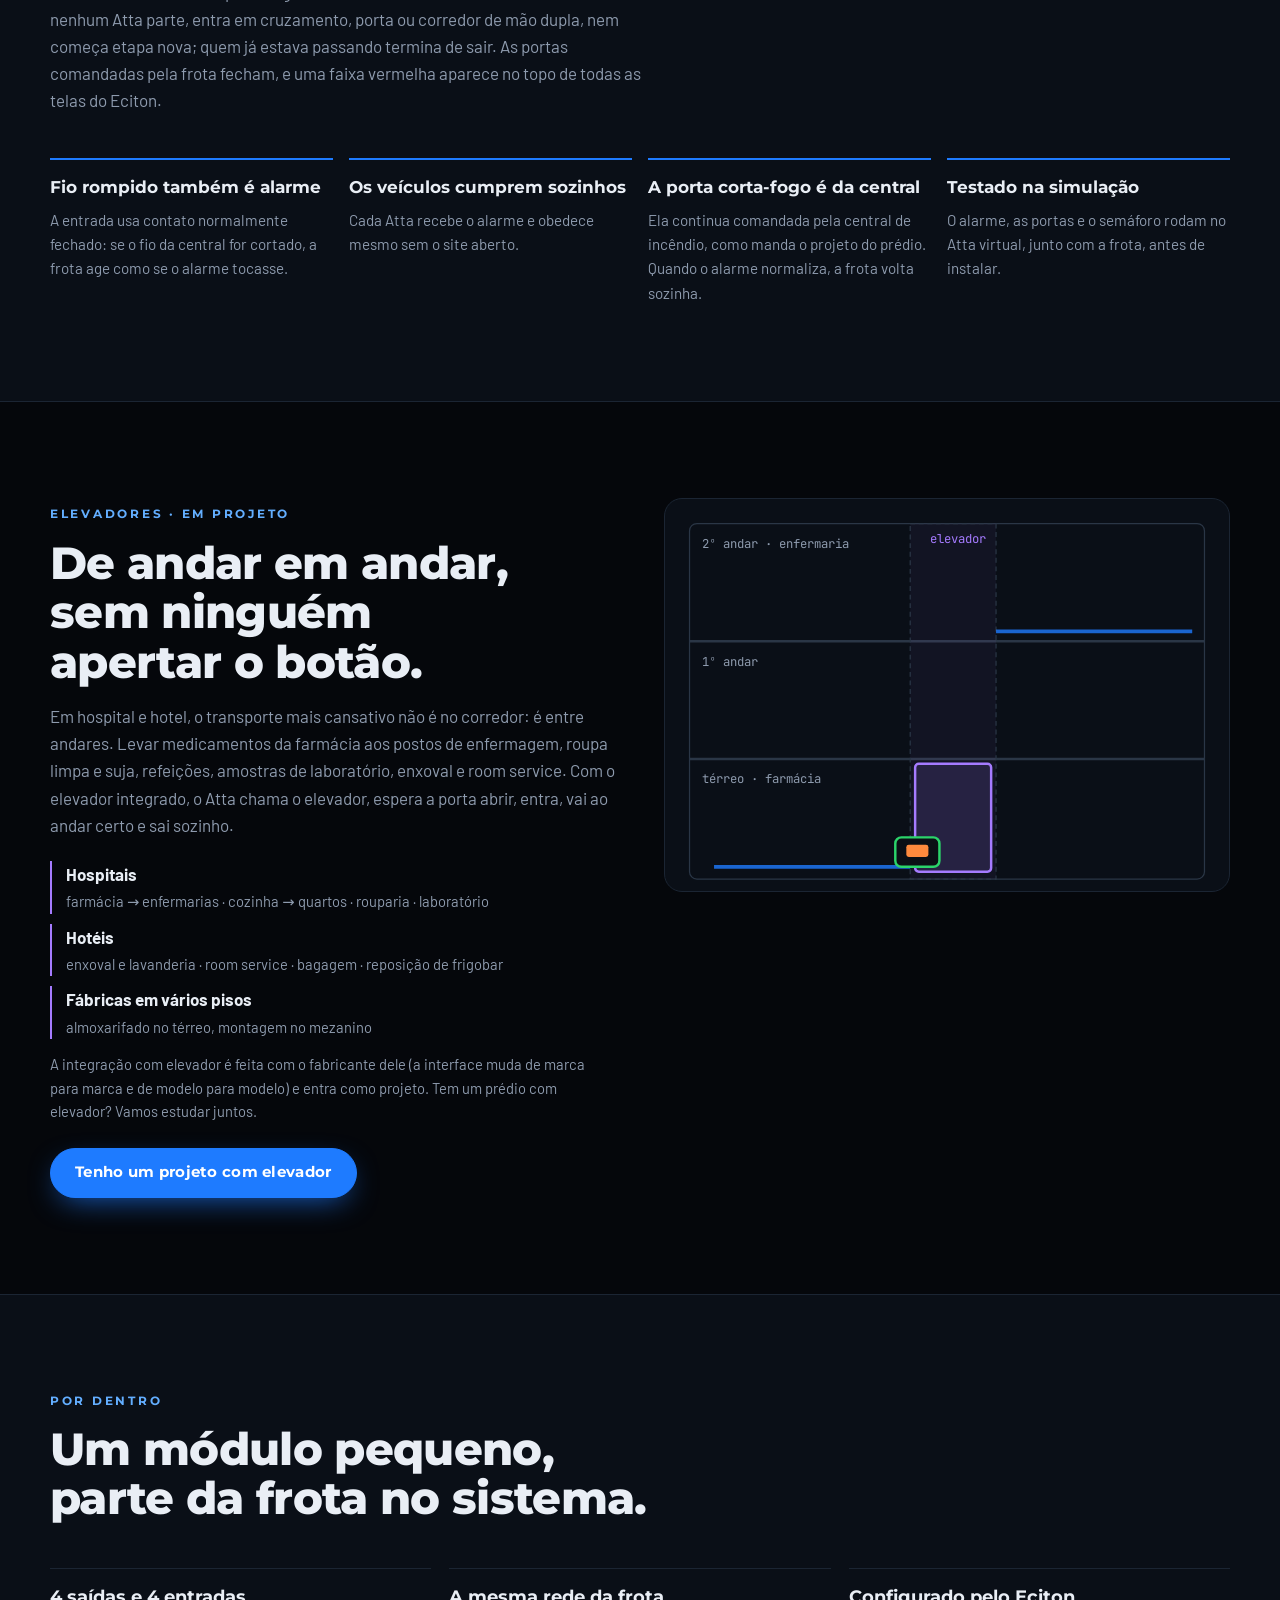
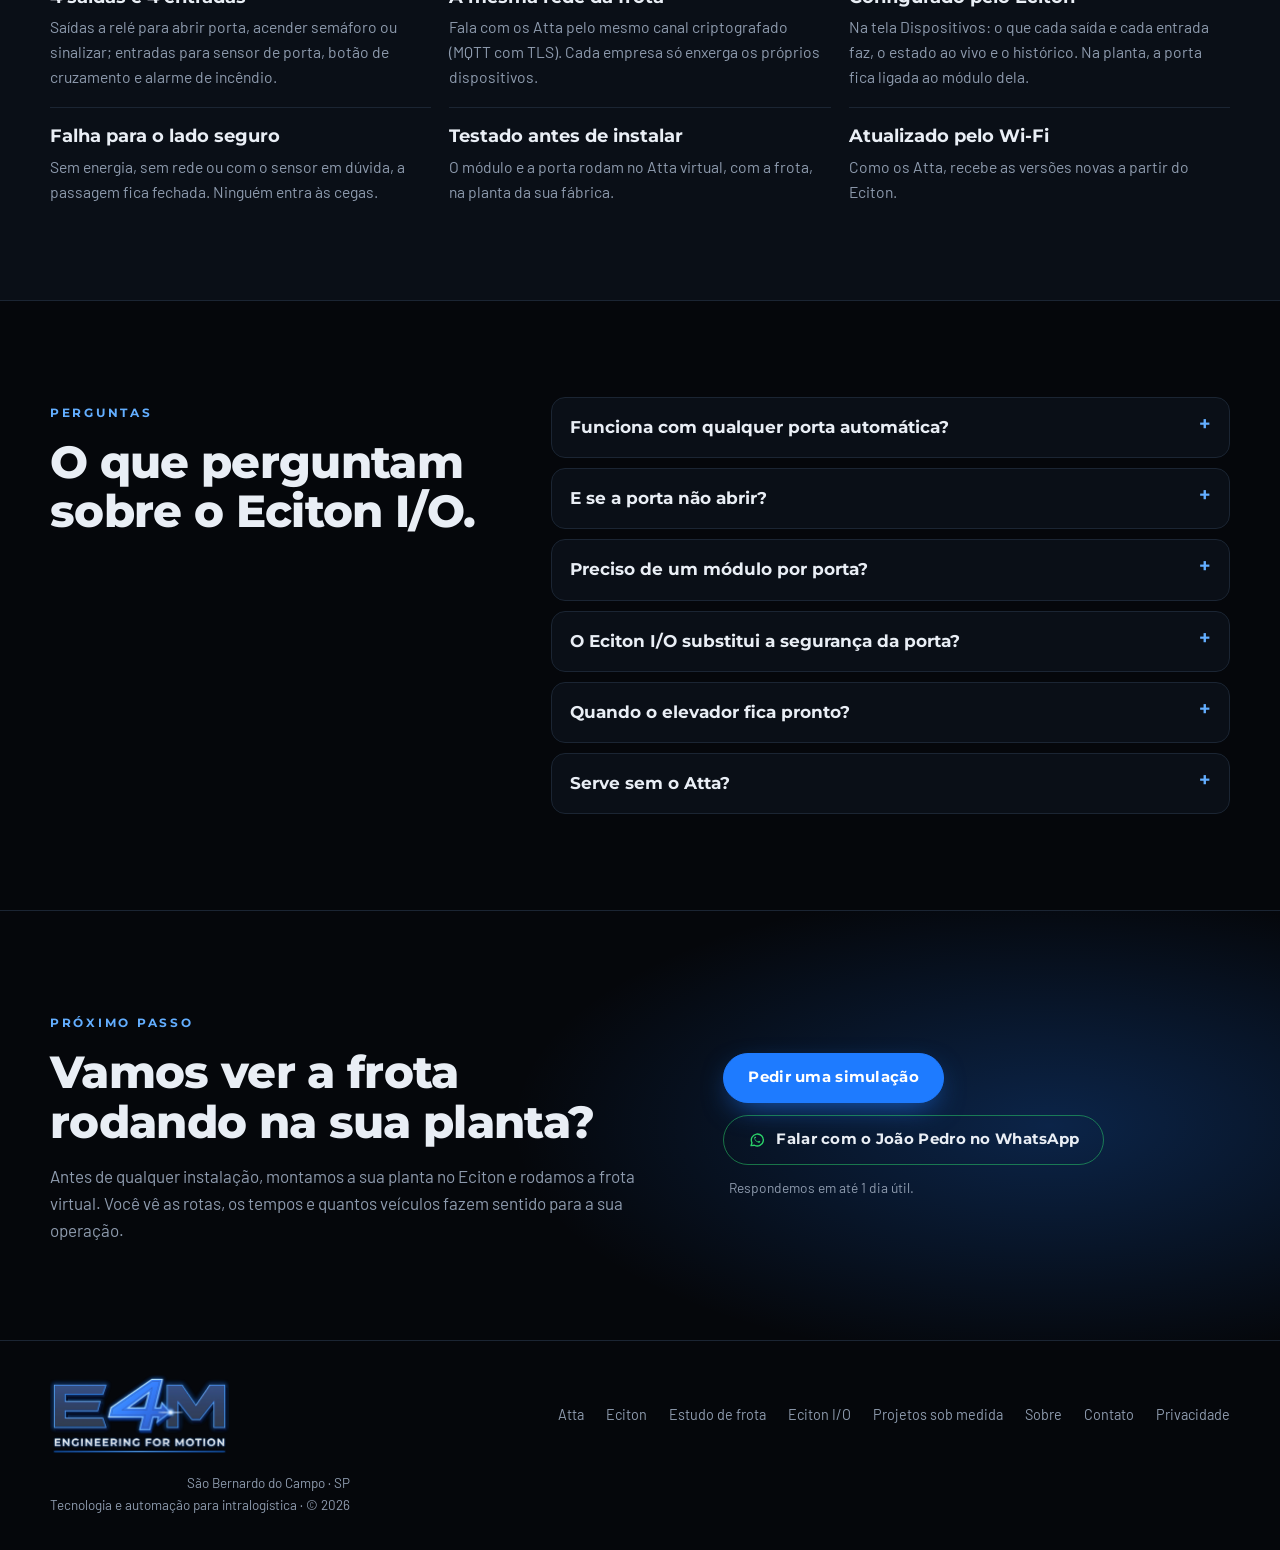
<file: eciton-io.html>
<!doctype html>
<html lang="pt-BR">
<head>
<meta charset="utf-8">
<meta name="viewport" content="width=device-width, initial-scale=1, viewport-fit=cover">
<title>Eciton I/O · portas, semáforos e alarme para a frota · E4M</title>
<meta name="description" content="Eciton I/O, o módulo da E4M que faz o Atta conversar com a fábrica: abre as portas automáticas que você já tem, comanda o semáforo do cruzamento com empilhadeira e para a frota com o alarme de incêndio. Integração com elevadores em projeto, para hospitais e hotéis.">
<meta name="claude:viewport-fit-sides" content="cover">
<meta property="og:type" content="website">
<meta property="og:site_name" content="E4M · Engineering for Motion">
<meta property="og:title" content="Eciton I/O · portas, semáforos e alarme para a frota · E4M">
<meta property="og:description" content="Eciton I/O, o módulo da E4M que faz o Atta conversar com a fábrica: abre as portas automáticas que você já tem, comanda o semáforo do cruzamento com empilhadeira e para a frota com o alarme de incêndio. Integração com elevadores em projeto, para hospitais e hotéis.">
<meta property="og:locale" content="pt_BR">
<meta property="og:image" content="https://vectora-sandy.vercel.app/assets/og.jpg">
<meta property="og:image:width" content="1200">
<meta property="og:image:height" content="630">
<meta name="twitter:card" content="summary_large_image">
<meta property="og:url" content="https://vectora-sandy.vercel.app/eciton-io">
<link rel="canonical" href="https://vectora-sandy.vercel.app/eciton-io">
<meta name="theme-color" content="#05070B">
<link rel="icon" type="image/png" href="[data-uri]">
<link rel="preconnect" href="https://fonts.googleapis.com">
<link rel="preconnect" href="https://fonts.gstatic.com" crossorigin>
<link rel="stylesheet" href="https://fonts.googleapis.com/css2?family=Montserrat:wght@500;600;700;800&family=Barlow:wght@400;500;600&family=JetBrains+Mono:wght@400;500&display=swap">
<link rel="stylesheet" href="assets/estilo.css?v=202611112100">
<link rel="stylesheet" href="assets/polish-site.css">
</head>
<body data-pagina="eciton-io">

<header class="topo faixa">
    <div class="caixa">
        <a class="marca" href="index.html" aria-label="E4M, início"><img src="assets/marca.webp" alt="E4M" width="121" height="40"></a>
        <nav class="menu" id="menu" aria-label="Páginas">
            <div class="menu-grupo">
                <button type="button" class="menu-abre" aria-expanded="false" aria-controls="subSolucoes">Soluções<svg viewBox="0 0 12 12" aria-hidden="true"><path d="M3 4.5l3 3 3-3" fill="none" stroke="currentColor" stroke-width="1.6" stroke-linecap="round" stroke-linejoin="round"/></svg></button>
                <div class="submenu" id="subSolucoes">
                    <a href="atta.html" data-pag="atta"><b>Atta</b><span>Veículos autônomos · AGV</span></a>
                    <a href="eciton.html" data-pag="eciton"><b>Eciton</b><span>Supervisão de frota</span></a>
                    <a href="estudo.html" data-pag="estudo"><b>Estudo de frota</b><span>Quantos Atta a operação precisa</span></a>
                    <a href="eciton-io.html" data-pag="eciton-io"><b>Eciton I/O</b><span>Portas, semáforos e alarme</span></a>
                    <a href="index.html#sob-medida"><b>Projetos sob medida</b><span>Engenharia para o seu fluxo</span></a>
                </div>
            </div>
            <a href="index.html#como-trabalhamos">Como trabalhamos</a>
            <a href="sobre.html" data-pag="sobre">Sobre</a>
            <a href="contato.html" data-pag="contato">Contato</a>
            <a class="botao cheio menu-cta" href="contato.html">Pedir uma simulação</a>
        </nav>
        <a class="botao cheio topo-cta" href="contato.html">Pedir uma simulação</a>
        <button type="button" class="hamburguer" id="hamburguer" aria-expanded="false" aria-controls="menu" aria-label="Abrir menu"><i></i><i></i><i></i></button>
    </div>
</header>

<main id="inicio">
    <section class="hero faixa hero-io">
        <div class="caixa">
            <div class="hero-texto">
                <span class="olho">Eciton I/O</span>
                <h1>O Atta conversa com a fábrica. <span class="prata">Porta, semáforo e alarme.</span></h1>
                <p class="texto">O Eciton I/O é um módulo pequeno que liga a frota ao que já existe no prédio. Ele abre a porta automática quando o Atta chega, acende o semáforo do cruzamento com a empilhadeira e, com o alarme de incêndio, faz a frota inteira parar de entrar em portas e cruzamentos. Ninguém precisa apertar botão.</p>
                <div class="acoes">
                    <a class="botao cheio" href="contato.html?interesse=eciton&amp;origem=eciton-io">Falar sobre a minha planta</a>
                    <a class="botao" href="#o-que-liga">O que ele liga</a>
                </div>
            </div>
            <div class="io-hero">
                <div class="planta-tela io-tela">
                    <div class="planta-chip" id="ioChip">porta 1 · fechada</div>
                    <svg id="ioSvg" viewBox="0 0 600 340" role="img" aria-label="Um Atta, visto por trás, chega na porta automática; o módulo Eciton I/O recebe o pedido, a porta abre, o sensor confirma e o Atta passa"></svg>
                </div>
                <ol class="passos-ec io-passos" id="ioPassos">
                    <li><b>O Atta pede</b><span>a porta, como pede um cruzamento</span></li>
                    <li><b>O I/O abre</b><span>liga o contato que abre a porta</span></li>
                    <li><b>O sensor confirma</b><span>só com a porta aberta de verdade</span></li>
                    <li><b>O Atta passa</b><span>e a porta fecha sozinha</span></li>
                </ol>
            </div>
        </div>
    </section>

    <section class="secao faixa" id="o-que-liga" style="padding-top:24px">
        <div class="caixa">
            <div class="cabeca">
                <span class="olho">O que ele liga</span>
                <h2>O que já está no prédio passa a fazer parte da frota.</h2>
                <p class="texto">Cada módulo fala com os Atta pela mesma rede e pelo mesmo canal criptografado da frota. Um módulo atende uma porta, um cruzamento ou o alarme, e todos são configurados pelo Eciton, na tela Dispositivos.</p>
            </div>
            <div class="io-quatro">
                <a class="io-card" href="#portas">
                    <svg viewBox="0 0 120 80" aria-hidden="true"><rect x="20" y="10" width="80" height="62" rx="3" fill="none" stroke="#2A3646" stroke-width="2"/><rect x="24" y="14" width="34" height="58" fill="rgba(99,174,255,.18)" stroke="#63AEFF"><animate attributeName="x" values="24;8;8;24" keyTimes="0;.3;.7;1" dur="4s" repeatCount="indefinite"/></rect><rect x="62" y="14" width="34" height="58" fill="rgba(99,174,255,.18)" stroke="#63AEFF"><animate attributeName="x" values="62;78;78;62" keyTimes="0;.3;.7;1" dur="4s" repeatCount="indefinite"/></rect><circle cx="108" cy="40" r="4" fill="#2BD46A"><animate attributeName="fill" values="#FF4D5E;#2BD46A;#2BD46A;#FF4D5E" keyTimes="0;.3;.7;1" dur="4s" repeatCount="indefinite"/></circle></svg>
                    <h3>Portas automáticas</h3><p>As que você já tem: deslizantes, rápidas de lona, de enrolar. O I/O liga na entrada de comando da porta e lê se ela abriu.</p><span class="io-selo pronto">disponível</span>
                </a>
                <a class="io-card" href="#cruzamento">
                    <svg viewBox="0 0 120 80" aria-hidden="true"><rect x="52" y="6" width="16" height="40" rx="4" fill="#0B0F15" stroke="#2A3646"/><circle cx="60" cy="17" r="5" fill="#FF4D5E"><animate attributeName="opacity" values="1;1;.15;.15;1" keyTimes="0;.5;.52;.98;1" dur="4s" repeatCount="indefinite"/></circle><circle cx="60" cy="35" r="5" fill="#2BD46A"><animate attributeName="opacity" values=".15;.15;1;1;.15" keyTimes="0;.5;.52;.98;1" dur="4s" repeatCount="indefinite"/></circle><path d="M10 66H110" stroke="#1E7BFF" stroke-width="3"/><path d="M60 50V78" stroke="#2A3646" stroke-width="3" stroke-dasharray="4 3"/></svg>
                    <h3>Semáforo e cruzamento</h3><p>Vermelho para a empilhadeira enquanto um Atta cruza. Um botão segura os Atta quando a empilhadeira precisa passar.</p><span class="io-selo pronto">disponível</span>
                </a>
                <a class="io-card" href="#incendio">
                    <svg viewBox="0 0 120 80" aria-hidden="true"><path d="M60 10c10 14 22 20 22 36a22 22 0 0 1-44 0c0-10 6-14 8-22 4 6 6 8 8 8 0-8 2-14 6-22z" fill="rgba(255,77,94,.2)" stroke="#FF4D5E" stroke-width="2"><animate attributeName="fill-opacity" values="1;.4;1" dur="1.2s" repeatCount="indefinite"/></path></svg>
                    <h3>Alarme de incêndio</h3><p>Ligado à central de incêndio, faz a frota parar de entrar em portas e cruzamentos, e as portas fecham.</p><span class="io-selo pronto">disponível</span>
                </a>
                <a class="io-card projeto" href="#elevadores">
                    <svg viewBox="0 0 120 80" aria-hidden="true"><rect x="38" y="6" width="44" height="70" rx="3" fill="none" stroke="#2A3646" stroke-width="2"/><path d="M60 6V76" stroke="#2A3646"/><rect x="44" y="40" width="32" height="26" rx="2" fill="rgba(165,123,255,.2)" stroke="#A57BFF"><animate attributeName="y" values="44;12;12;44;44" keyTimes="0;.35;.55;.9;1" dur="5s" repeatCount="indefinite"/></rect><path d="M92 30l6-6 6 6M92 50l6 6 6-6" fill="none" stroke="#A57BFF" stroke-width="2" stroke-linecap="round"/></svg>
                    <h3>Elevadores</h3><p>O Atta chama o elevador, entra, vai de andar em andar e sai sozinho. Para hospitais, hotéis e fábricas de vários pisos.</p><span class="io-selo">em projeto · integração com o fabricante</span>
                </a>
            </div>
        </div>
    </section>

    <section class="secao faixa" id="portas" style="background:var(--fundo-2);border-block:1px solid var(--linha)">
        <div class="caixa agv-intro">
            <div>
                <span class="olho">Portas automáticas</span>
                <h2 style="margin-top:14px">Funciona com a porta que você já tem.</h2>
                <p class="texto" style="margin-top:16px">Quase toda porta automática tem uma entrada para o botão ou o radar que a abre. O Eciton I/O liga nela, como se fosse mais um botão, e num sensor de porta aberta. Não é preciso trocar a porta nem mexer no comando dela.</p>
                <ul class="lista-ok">
                    <li><b>Na dúvida, ninguém passa.</b> Enquanto a porta está fechada, o módulo segura a passagem como se houvesse outro veículo dentro. Sem energia ou sem rede, ela continua segura.</li>
                    <li><b>Só passa com a porta aberta de verdade.</b> O caminho só é liberado quando o sensor confirma. Se a porta não abrir a tempo, o Atta espera e o Eciton avisa.</li>
                    <li><b>A segurança das pessoas continua com a porta.</b> Os sensores e o fechamento da própria porta seguem valendo como antes.</li>
                    <li><b>Fecha sozinha.</b> Alguns segundos depois que o último Atta passou, a porta fecha.</li>
                </ul>
            </div>
            <figure class="io-ligacao" aria-label="Como o Eciton I/O liga na porta">
                <svg viewBox="0 0 460 300" role="img" aria-label="O Atta pede pela rede; o módulo Eciton I/O liga a saída na entrada de comando da porta e lê o sensor de porta aberta">
                    <g font-family="JetBrains Mono, monospace" font-size="10">
                        <rect x="18" y="118" width="92" height="64" rx="10" fill="#0B0F15" stroke="#2A3646"/>
                        <rect x="34" y="132" width="60" height="22" rx="3" fill="#FF8A3D"/>
                        <rect x="26" y="170" width="76" height="5" rx="2" fill="#2BD46A"/>
                        <text x="64" y="198" text-anchor="middle" fill="#8E9BAE">Atta</text>
                        <rect x="180" y="104" width="106" height="92" rx="10" fill="#0F1621" stroke="#63AEFF"/>
                        <text x="233" y="128" text-anchor="middle" fill="#E9EEF5" font-weight="700">Eciton I/O</text>
                        <text x="233" y="146" text-anchor="middle" fill="#8E9BAE">saída</text>
                        <text x="233" y="162" text-anchor="middle" fill="#8E9BAE">e entrada</text>
                        <circle cx="270" cy="182" r="4" fill="#2BD46A"><animate attributeName="fill" values="#FF4D5E;#FF8A3D;#2BD46A;#2BD46A;#FF4D5E" keyTimes="0;.25;.5;.85;1" dur="6s" repeatCount="indefinite"/></circle>
                        <path d="M110 140 C 140 120, 150 120, 180 130" fill="none" stroke="#2CE0FF" stroke-width="2" stroke-dasharray="5 4"><animate attributeName="stroke-dashoffset" values="0;-36" dur="1.2s" repeatCount="indefinite"/></path>
                        <text x="146" y="110" text-anchor="middle" fill="#2CE0FF">Wi-Fi · MQTT</text>
                        <text x="146" y="122" text-anchor="middle" fill="#8E9BAE">"quero a porta"</text>
                        <rect x="350" y="40" width="92" height="220" rx="6" fill="none" stroke="#2A3646" stroke-width="2"/>
                        <rect x="356" y="46" width="38" height="208" fill="rgba(99,174,255,.14)" stroke="#63AEFF"><animate attributeName="width" values="38;10;10;38" keyTimes="0;.35;.8;1" dur="6s" repeatCount="indefinite"/></rect>
                        <rect x="398" y="46" width="38" height="208" fill="rgba(99,174,255,.14)" stroke="#63AEFF"><animate attributeName="x" values="398;426;426;398" keyTimes="0;.35;.8;1" dur="6s" repeatCount="indefinite"/><animate attributeName="width" values="38;10;10;38" keyTimes="0;.35;.8;1" dur="6s" repeatCount="indefinite"/></rect>
                        <text x="396" y="30" text-anchor="middle" fill="#8E9BAE">porta existente</text>
                        <path d="M286 130 H 330 V 80 H 350" fill="none" stroke="#FF8A3D" stroke-width="2"/>
                        <text x="342" y="72" text-anchor="end" fill="#FF8A3D">saída → "abrir"</text>
                        <path d="M350 220 H 330 V 172 H 286" fill="none" stroke="#2BD46A" stroke-width="2"/>
                        <text x="342" y="238" text-anchor="end" fill="#2BD46A">sensor "aberta"</text>
                        <text x="233" y="214" text-anchor="middle" fill="#8E9BAE">ao lado da porta</text>
                    </g>
                </svg>
                <figcaption>Uma saída na entrada de comando da porta (a mesma do botão ou do radar) e uma entrada no sensor de porta aberta. Um sensor de porta fechada é opcional.</figcaption>
            </figure>
        </div>
    </section>

    <section class="secao faixa" id="cruzamento">
        <div class="caixa agv-intro">
            <figure class="io-ligacao" aria-label="Cruzamento entre a rota dos Atta e o corredor das empilhadeiras">
                <svg viewBox="0 0 460 300" role="img" aria-label="Enquanto um Atta cruza, o semáforo fica vermelho para a empilhadeira; depois o Atta espera e a empilhadeira passa">
                    <defs><path id="rotaAttaX" d="M20 170 H 440"/><path id="rotaEmpX" d="M230 300 V 0"/></defs>
                    <rect x="0" y="0" width="460" height="300" fill="#0A0F17"/>
                    <path d="M20 170 H440" stroke="#1E7BFF" stroke-width="4" opacity=".85"/>
                    <rect x="190" y="0" width="80" height="300" fill="rgba(255,138,61,.06)" stroke="rgba(255,138,61,.35)" stroke-dasharray="6 5"/>
                    <rect x="190" y="140" width="80" height="60" rx="6" fill="rgba(30,123,255,.12)" stroke="#63AEFF" stroke-dasharray="4 3"/>
                    <g>
                        <animateMotion dur="8s" repeatCount="indefinite" keyPoints="0;1;1" keyTimes="0;0.45;1" calcMode="linear"><mpath href="#rotaAttaX"/></animateMotion>
                        <animate attributeName="opacity" values="1;1;0;0" keyTimes="0;0.45;0.46;1" dur="8s" repeatCount="indefinite"/>
                        <rect x="-20" y="-14" width="40" height="28" rx="6" fill="#0B0F15" stroke="#2BD46A" stroke-width="2"/>
                        <rect x="-10" y="-7" width="20" height="14" rx="2" fill="#FF8A3D"/>
                    </g>
                    <g opacity="0">
                        <animateMotion dur="8s" repeatCount="indefinite" keyPoints="0;0;0.33;0.33" keyTimes="0;0.5;0.6;1" calcMode="linear"><mpath href="#rotaAttaX"/></animateMotion>
                        <animate attributeName="opacity" values="0;0;1;1" keyTimes="0;0.5;0.51;1" dur="8s" repeatCount="indefinite"/>
                        <rect x="-20" y="-14" width="40" height="28" rx="6" fill="#0B0F15" stroke="#2BD46A" stroke-width="2"/>
                        <rect x="-10" y="-7" width="20" height="14" rx="2" fill="#FF8A3D"/>
                        <text x="0" y="-22" text-anchor="middle" font-family="JetBrains Mono, monospace" font-size="9" fill="#2BD46A">espera</text>
                    </g>
                    <g>
                        <animateTransform attributeName="transform" type="translate" values="230 340; 230 340; 230 -50" keyTimes="0;0.55;1" dur="8s" repeatCount="indefinite"/>
                        <rect x="-16" y="-24" width="32" height="44" rx="4" fill="#3B2A12" stroke="#FF8A3D" stroke-width="2"/>
                        <path d="M-10 -24 V -40 M10 -24 V -40" stroke="#FF8A3D" stroke-width="3"/>
                    </g>
                    <g transform="translate(300 60)">
                        <rect x="-12" y="-30" width="24" height="56" rx="6" fill="#0B0F15" stroke="#2A3646"/>
                        <circle cx="0" cy="-14" r="7" fill="#FF4D5E"><animate attributeName="opacity" values="1;1;.15;.15;1" keyTimes="0;.5;.52;.98;1" dur="8s" repeatCount="indefinite"/></circle>
                        <circle cx="0" cy="10" r="7" fill="#2BD46A"><animate attributeName="opacity" values=".15;.15;1;1;.15" keyTimes="0;.5;.52;.98;1" dur="8s" repeatCount="indefinite"/></circle>
                        <text x="20" y="-10" font-family="JetBrains Mono, monospace" font-size="10" fill="#8E9BAE">semáforo da</text>
                        <text x="20" y="4" font-family="JetBrains Mono, monospace" font-size="10" fill="#8E9BAE">empilhadeira</text>
                    </g>
                    <text x="24" y="196" font-family="JetBrains Mono, monospace" font-size="10" fill="#63AEFF">rota dos Atta</text>
                    <text x="236" y="290" font-family="JetBrains Mono, monospace" font-size="10" fill="#FF8A3D">corredor das empilhadeiras</text>
                </svg>
            </figure>
            <div>
                <span class="olho">Semáforo no cruzamento</span>
                <h2 style="margin-top:14px">Atta e empilhadeira no mesmo cruzamento, sem conversa no grito.</h2>
                <p class="texto" style="margin-top:16px">Onde a rota dos Atta cruza o corredor das empilhadeiras, o Eciton I/O comanda um semáforo. Enquanto um Atta passa, o vermelho fica para a empilhadeira. Quando o operador da empilhadeira precisa cruzar, aperta um botão: os Atta esperam antes do cruzamento e o verde é dele.</p>
                <ul class="lista-ok">
                    <li>O semáforo segue o tráfego da frota, não um tempo fixo</li>
                    <li>O mesmo vale para a faixa de pedestre: botão para atravessar, sinal para quem vem</li>
                    <li>Tudo registrado no histórico do Eciton</li>
                </ul>
            </div>
        </div>
    </section>

    <section class="secao faixa" id="incendio" style="background:var(--fundo-2);border-block:1px solid var(--linha)">
        <div class="caixa">
            <div class="cabeca">
                <span class="olho">Alarme de incêndio</span>
                <h2>Tocou o alarme, a frota sai do caminho da evacuação.</h2>
                <p class="texto">A central de incêndio do prédio liga numa entrada do Eciton I/O. Com o alarme, nenhum Atta parte, entra em cruzamento, porta ou corredor de mão dupla, nem começa etapa nova; quem já estava passando termina de sair. As portas comandadas pela frota fecham, e uma faixa vermelha aparece no topo de todas as telas do Eciton.</p>
            </div>
            <div class="estudo-quando">
                <div><b>Fio rompido também é alarme</b><span>A entrada usa contato normalmente fechado: se o fio da central for cortado, a frota age como se o alarme tocasse.</span></div>
                <div><b>Os veículos cumprem sozinhos</b><span>Cada Atta recebe o alarme e obedece mesmo sem o site aberto.</span></div>
                <div><b>A porta corta-fogo é da central</b><span>Ela continua comandada pela central de incêndio, como manda o projeto do prédio. Quando o alarme normaliza, a frota volta sozinha.</span></div>
                <div><b>Testado na simulação</b><span>O alarme, as portas e o semáforo rodam no Atta virtual, junto com a frota, antes de instalar.</span></div>
            </div>
        </div>
    </section>

    <section class="secao faixa" id="elevadores">
        <div class="caixa agv-intro">
            <div>
                <span class="olho">Elevadores · em projeto</span>
                <h2 style="margin-top:14px">De andar em andar, sem ninguém apertar o botão.</h2>
                <p class="texto" style="margin-top:16px">Em hospital e hotel, o transporte mais cansativo não é no corredor: é entre andares. Levar medicamentos da farmácia aos postos de enfermagem, roupa limpa e suja, refeições, amostras de laboratório, enxoval e room service. Com o elevador integrado, o Atta chama o elevador, espera a porta abrir, entra, vai ao andar certo e sai sozinho.</p>
                <div class="io-usos">
                    <div><b>Hospitais</b><span>farmácia → enfermarias · cozinha → quartos · rouparia · laboratório</span></div>
                    <div><b>Hotéis</b><span>enxoval e lavanderia · room service · bagagem · reposição de frigobar</span></div>
                    <div><b>Fábricas em vários pisos</b><span>almoxarifado no térreo, montagem no mezanino</span></div>
                </div>
                <p class="nota-ex">A integração com elevador é feita com o fabricante dele (a interface muda de marca para marca e de modelo para modelo) e entra como projeto. Tem um prédio com elevador? Vamos estudar juntos.</p>
                <a class="botao cheio" href="contato.html?interesse=eciton&amp;origem=elevador" style="margin-top:24px">Tenho um projeto com elevador</a>
            </div>
            <figure class="io-ligacao io-predio" aria-label="Um Atta usa o elevador para subir do térreo ao segundo andar">
                <svg viewBox="0 0 460 320" role="img" aria-label="Prédio de três andares com elevador: o Atta entra no elevador no térreo, sobe e sai no 2º andar">
                    <g font-family="JetBrains Mono, monospace" font-size="10" fill="#8E9BAE">
                        <rect x="20" y="20" width="420" height="290" rx="6" fill="#0A0F17" stroke="#2A3646"/>
                        <path d="M20 116 H440 M20 212 H440" stroke="#2A3646" stroke-width="2"/>
                        <text x="30" y="40">2º andar · enfermaria</text>
                        <text x="30" y="136">1º andar</text>
                        <text x="30" y="232">térreo · farmácia</text>
                        <rect x="200" y="20" width="70" height="290" fill="rgba(165,123,255,.05)" stroke="#2A3646" stroke-dasharray="4 3"/>
                        <path d="M40 300 H200 M270 108 H430" stroke="#1E7BFF" stroke-width="3" opacity=".8"/>
                        <g>
                            <animateTransform attributeName="transform" type="translate" values="0 216; 0 216; 0 24; 0 24; 0 216" keyTimes="0;0.3;0.55;0.85;1" dur="10s" repeatCount="indefinite"/>
                            <rect x="204" y="0" width="62" height="88" rx="3" fill="rgba(165,123,255,.14)" stroke="#A57BFF" stroke-width="2"/>
                        </g>
                        <g>
                            <animateTransform attributeName="transform" type="translate" values="60 290; 235 290; 235 290; 235 98; 235 98; 380 98; 380 98; 60 290" keyTimes="0;0.25;0.3;0.55;0.6;0.8;0.99;1" dur="10s" repeatCount="indefinite"/>
                            <rect x="-18" y="-14" width="36" height="24" rx="5" fill="#0B0F15" stroke="#2BD46A" stroke-width="2"/>
                            <rect x="-9" y="-8" width="18" height="10" rx="2" fill="#FF8A3D"/>
                        </g>
                        <text x="262" y="36" text-anchor="end" fill="#A57BFF">elevador</text>
                    </g>
                </svg>
            </figure>
        </div>
    </section>

    <section class="secao faixa" id="por-dentro" style="background:var(--fundo-2);border-block:1px solid var(--linha)">
        <div class="caixa">
            <div class="cabeca">
                <span class="olho">Por dentro</span>
                <h2>Um módulo pequeno, parte da frota no sistema.</h2>
            </div>
            <div class="seguranca">
                <div class="item-seg"><h3>4 saídas e 4 entradas</h3><p>Saídas a relé para abrir porta, acender semáforo ou sinalizar; entradas para sensor de porta, botão de cruzamento e alarme de incêndio.</p></div>
                <div class="item-seg"><h3>A mesma rede da frota</h3><p>Fala com os Atta pelo mesmo canal criptografado (MQTT com TLS). Cada empresa só enxerga os próprios dispositivos.</p></div>
                <div class="item-seg"><h3>Configurado pelo Eciton</h3><p>Na tela Dispositivos: o que cada saída e cada entrada faz, o estado ao vivo e o histórico. Na planta, a porta fica ligada ao módulo dela.</p></div>
                <div class="item-seg"><h3>Falha para o lado seguro</h3><p>Sem energia, sem rede ou com o sensor em dúvida, a passagem fica fechada. Ninguém entra às cegas.</p></div>
                <div class="item-seg"><h3>Testado antes de instalar</h3><p>O módulo e a porta rodam no Atta virtual, com a frota, na planta da sua fábrica.</p></div>
                <div class="item-seg"><h3>Atualizado pelo Wi-Fi</h3><p>Como os Atta, recebe as versões novas a partir do Eciton.</p></div>
            </div>
        </div>
    </section>

    <section class="secao faixa" id="perguntas">
        <div class="caixa perguntas-grade">
            <div>
                <span class="olho">Perguntas</span>
                <h2 style="margin-top:14px">O que perguntam sobre o Eciton I/O.</h2>
            </div>
            <div class="perguntas">
                <details><summary>Funciona com qualquer porta automática?</summary><p>Com as que aceitam um comando externo para abrir, como um botão ou um radar: a grande maioria das portas automáticas industriais e comerciais. Na visita técnica a gente confere a entrada de comando e onde fica o sensor de porta aberta.</p></details>
                <details><summary>E se a porta não abrir?</summary><p>O Atta não passa: ele espera antes da porta, e o Eciton avisa quanto tempo ele está esperando e por quê. Nada entra sem o sensor confirmar que a porta abriu.</p></details>
                <details><summary>Preciso de um módulo por porta?</summary><p>Uma porta por módulo é o mais simples. Um semáforo de cruzamento com botão e o alarme de incêndio podem dividir o mesmo módulo, conforme a distância entre eles.</p></details>
                <details><summary>O Eciton I/O substitui a segurança da porta?</summary><p>Não. Os sensores e o fechamento seguro da própria porta continuam valendo, para pessoas e para os Atta. O módulo só pede para abrir e confere se abriu.</p></details>
                <details><summary>Quando o elevador fica pronto?</summary><p>A integração com elevador está em projeto e depende do fabricante do elevador, porque cada um tem a sua interface. Ela entra caso a caso, como projeto. Se você tem um prédio com elevador, fale com a gente: é assim que o primeiro sai.</p></details>
                <details><summary>Serve sem o Atta?</summary><p>O Eciton I/O foi feito para a frota: ele traduz o que os Atta pedem (passagem, cruzamento) para portas e semáforos. Sem veículos, ele não tem a quem servir.</p></details>
            </div>
        </div>
    </section>
</main>

<section class="chamada faixa" id="chamada">
    <div class="caixa">
        <div>
            <span class="olho">Próximo passo</span>
            <h2>Vamos ver a frota rodando na sua planta?</h2>
            <p class="texto">Antes de qualquer instalação, montamos a sua planta no Eciton e rodamos a frota virtual. Você vê as rotas, os tempos e quantos veículos fazem sentido para a sua operação.</p>
        </div>
        <div class="chamada-acoes">
            <a class="botao cheio" href="contato.html">Pedir uma simulação</a>
            <a class="botao zap" href="https://wa.me/5511969095610?text=Ol%C3%A1%2C%20Jo%C3%A3o%20Pedro%21%20Vi%20o%20site%20da%20E4M%20e%20quero%20conversar%20sobre%20automa%C3%A7%C3%A3o%20da%20movimenta%C3%A7%C3%A3o%20de%20materiais." target="_blank" rel="noopener"><svg viewBox="0 0 24 24" aria-hidden="true"><path d="M4 19.5l1.3-3.9A8 8 0 1 1 8.6 19z" fill="none" stroke="currentColor" stroke-width="1.8" stroke-linejoin="round"/><path d="M9 9.5c.3 1.8 2.6 4.1 4.5 4.6l1.1-1.1 1.9.9c-.3 1.3-1.4 1.9-2.4 1.7-2.8-.6-5.2-3-5.8-5.8-.2-1 .4-2.1 1.7-2.4l.9 1.9z" fill="currentColor"/></svg>Falar com o João Pedro no WhatsApp</a>
            <small>Respondemos em até 1 dia útil.</small>
        </div>
    </div>
</section>

<footer class="rodape faixa">
    <div class="caixa">
        <img src="assets/placa.webp" alt="E4M · Engineering for Motion" width="180" height="78" loading="lazy">
        <nav class="rodape-links" aria-label="Rodapé">
            <a href="atta.html">Atta</a>
            <a href="eciton.html">Eciton</a>
            <a href="estudo.html">Estudo de frota</a>
            <a href="eciton-io.html">Eciton I/O</a>
            <a href="index.html#sob-medida">Projetos sob medida</a>
            <a href="sobre.html">Sobre</a>
            <a href="contato.html">Contato</a>
            <a href="privacidade.html" class="leve">Privacidade</a>
        </nav>
        <span class="rodape-fim">São Bernardo do Campo · SP<br>Tecnologia e automação para intralogística · © 2026</span>
    </div>
</footer>

<a class="zap-flutuante" href="https://wa.me/5511969095610?text=Ol%C3%A1%2C%20Jo%C3%A3o%20Pedro%21%20Vi%20o%20site%20da%20E4M%20e%20quero%20conversar%20sobre%20automa%C3%A7%C3%A3o%20da%20movimenta%C3%A7%C3%A3o%20de%20materiais." target="_blank" rel="noopener" aria-label="Falar no WhatsApp"><svg viewBox="0 0 24 24" aria-hidden="true"><path d="M4 19.5l1.3-3.9A8 8 0 1 1 8.6 19z" fill="none" stroke="currentColor" stroke-width="1.8" stroke-linejoin="round"/><path d="M9 9.5c.3 1.8 2.6 4.1 4.5 4.6l1.1-1.1 1.9.9c-.3 1.3-1.4 1.9-2.4 1.7-2.8-.6-5.2-3-5.8-5.8-.2-1 .4-2.1 1.7-2.4l.9 1.9z" fill="currentColor"/></svg><span>WhatsApp</span></a>

<script src="assets/site.js?v=202611112100" defer></script>
<script src="assets/eciton-io.js?v=202611112100" defer></script>
<script src="assets/polish-site.js" defer></script>
</body>
</html>
</file>
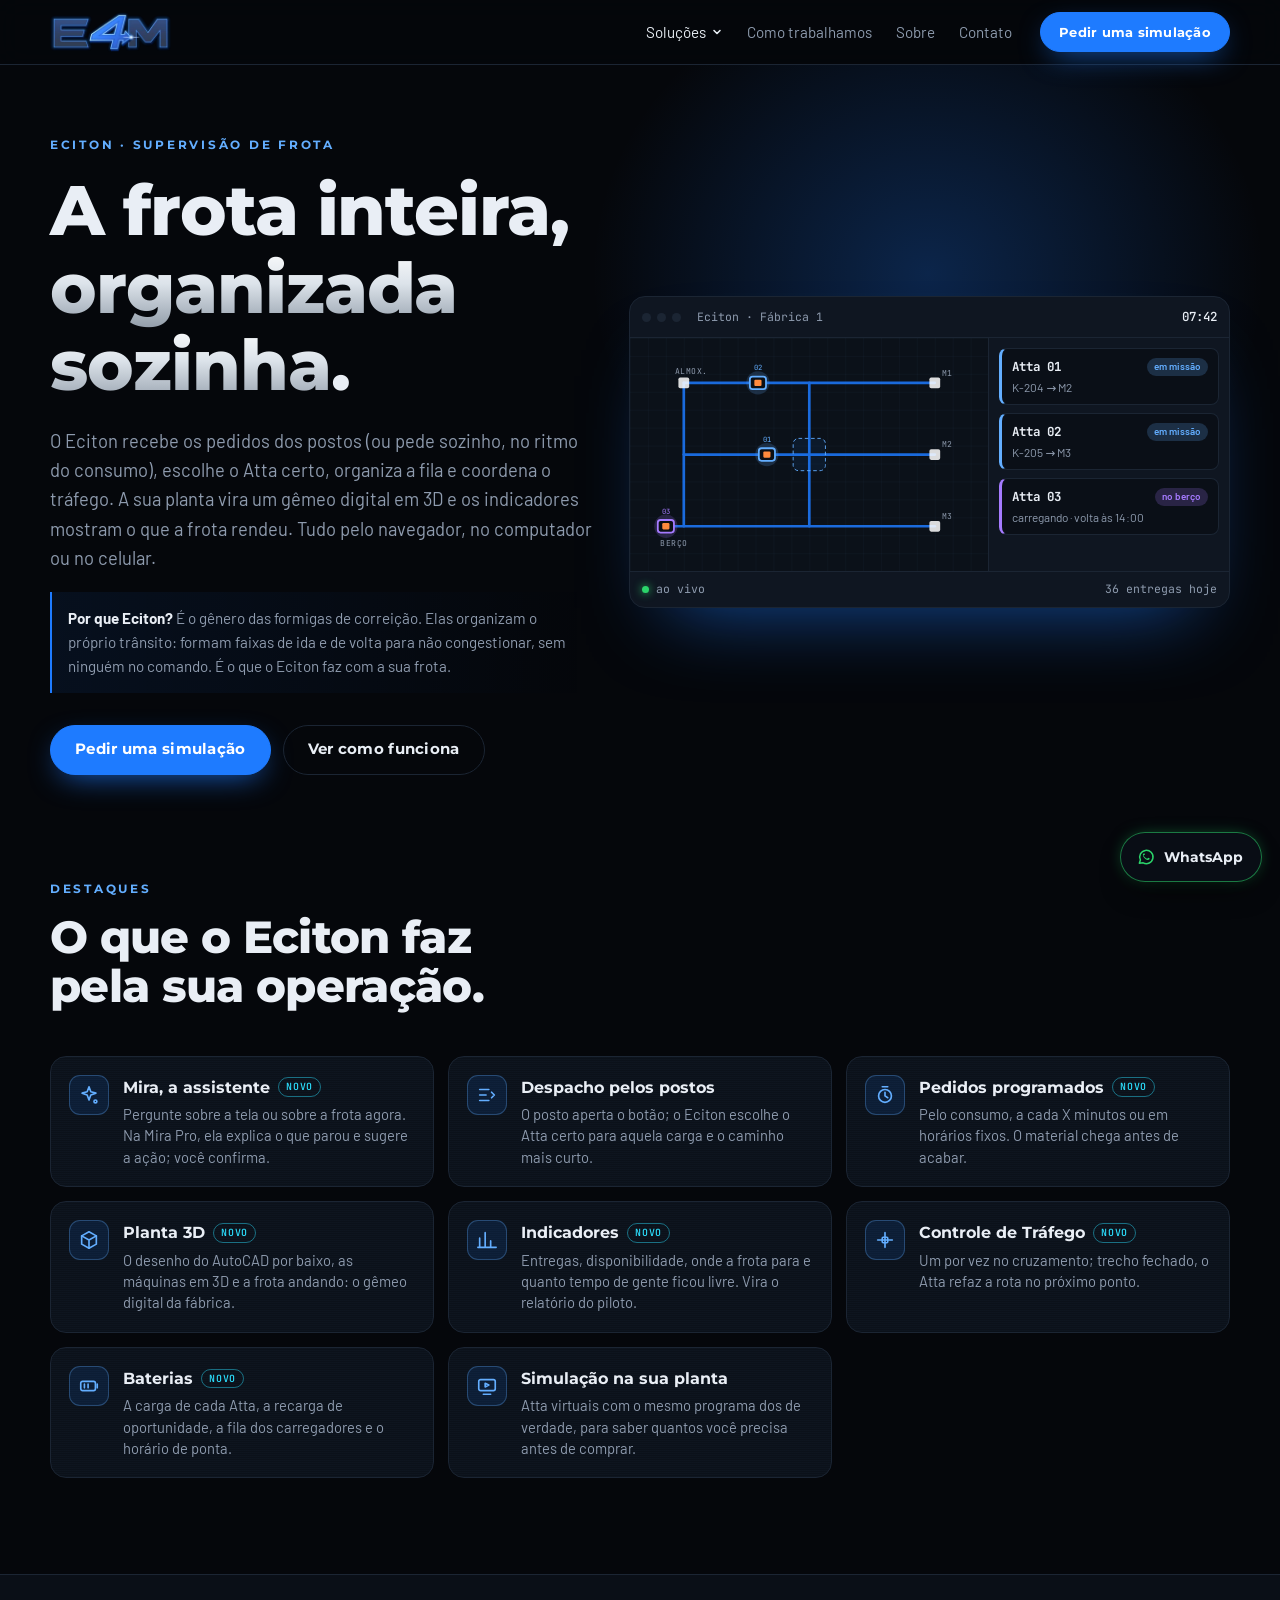
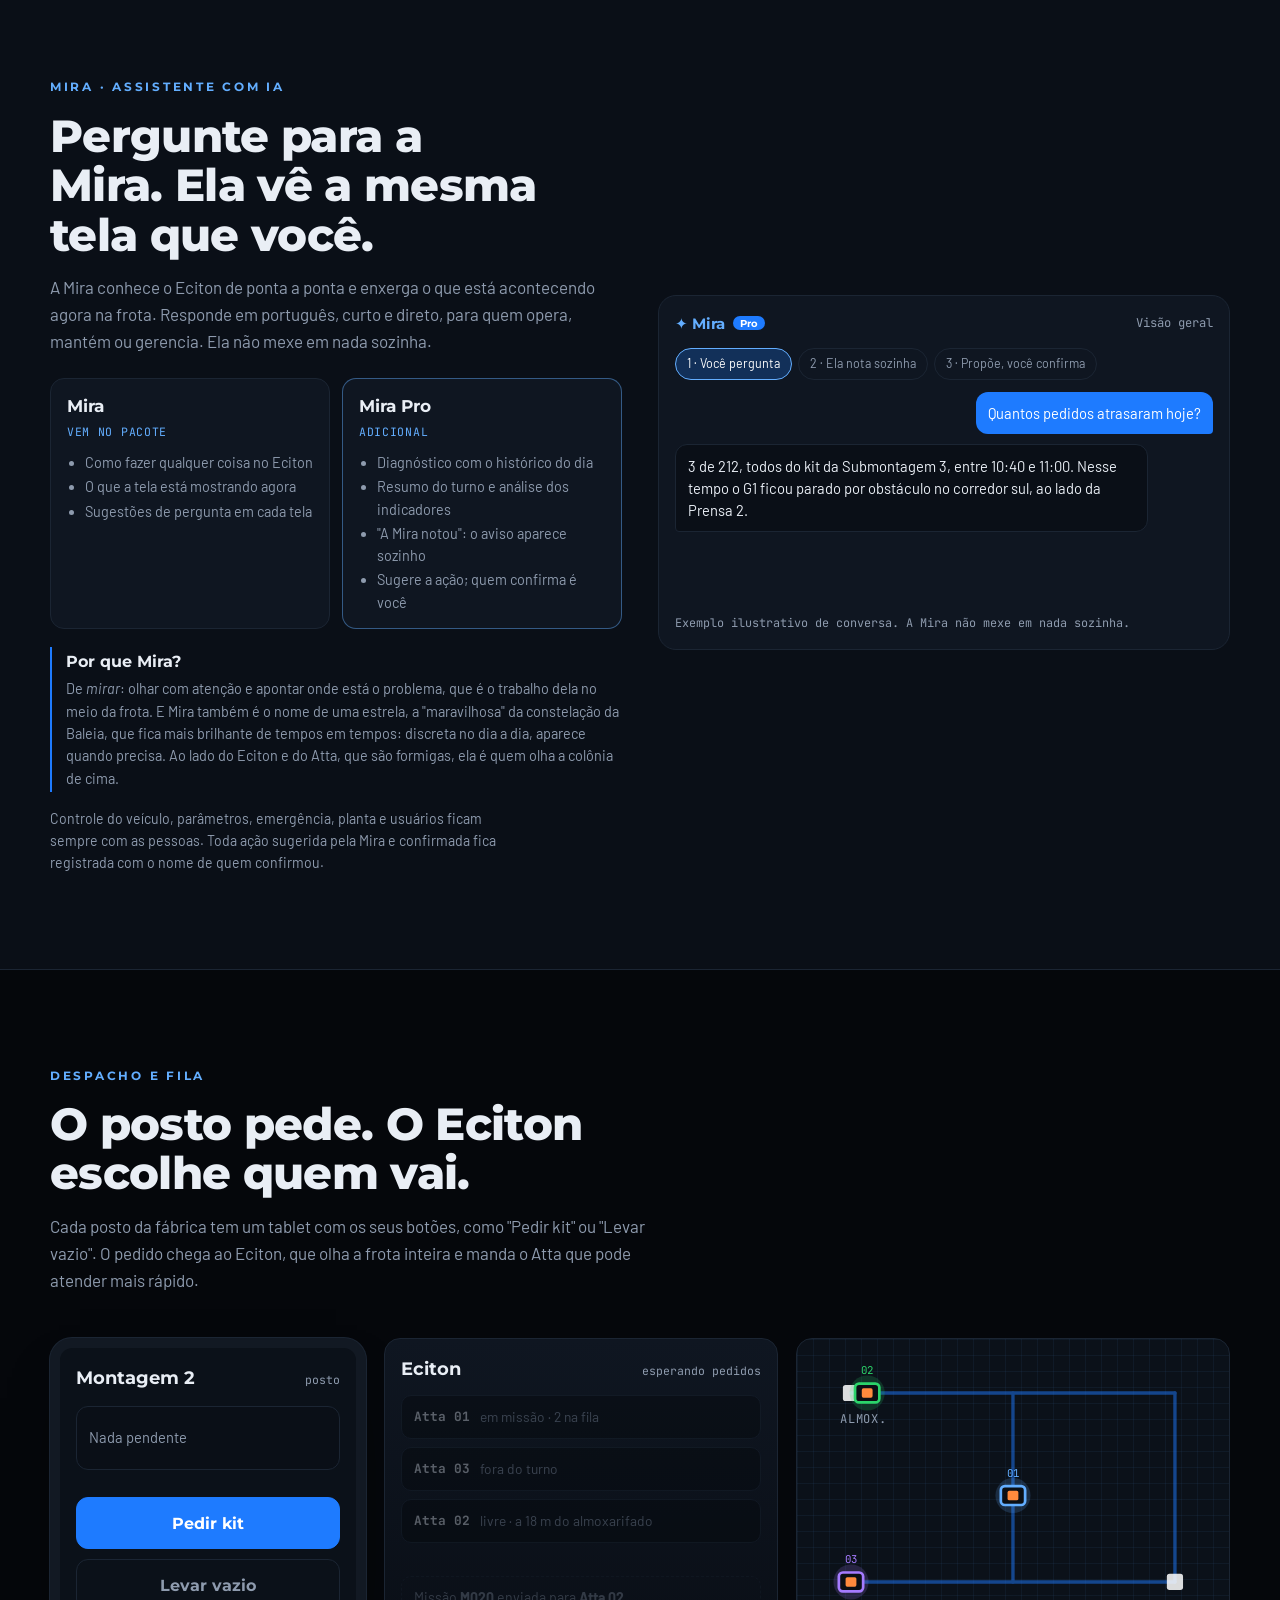
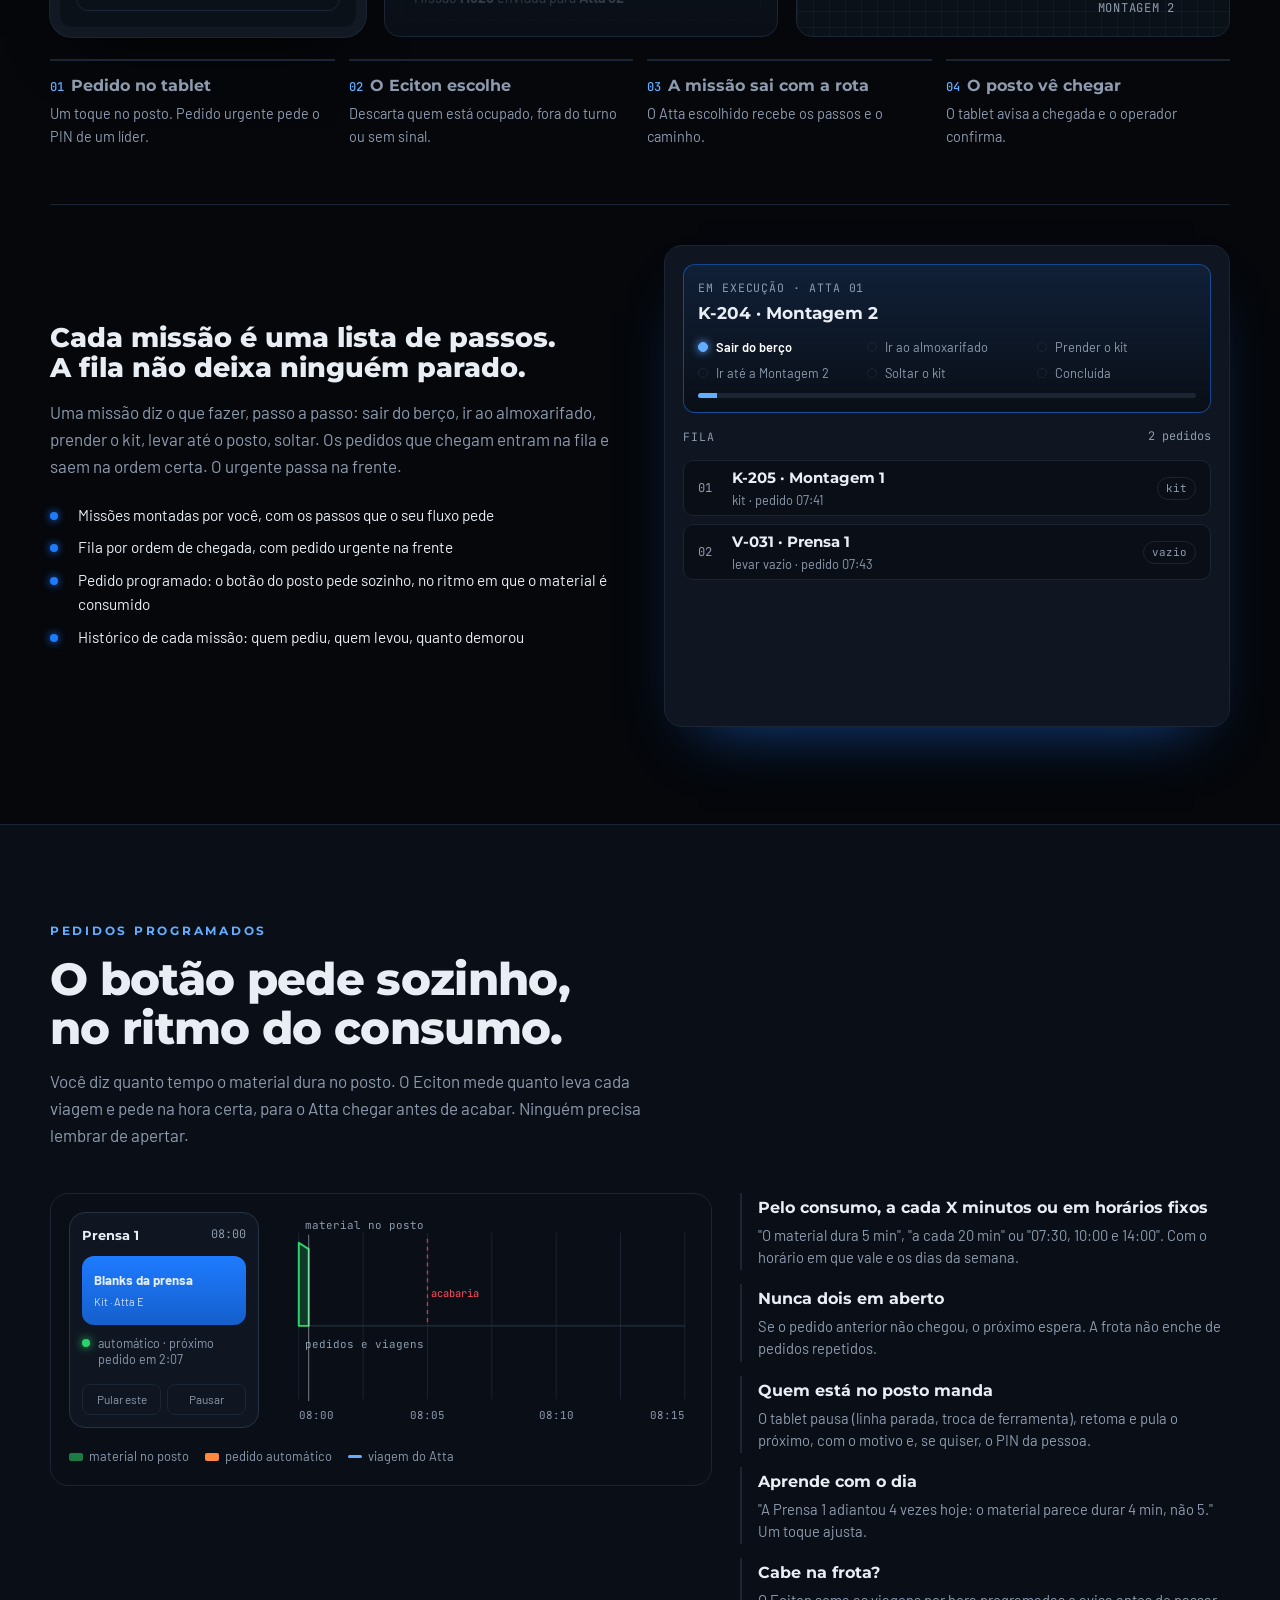
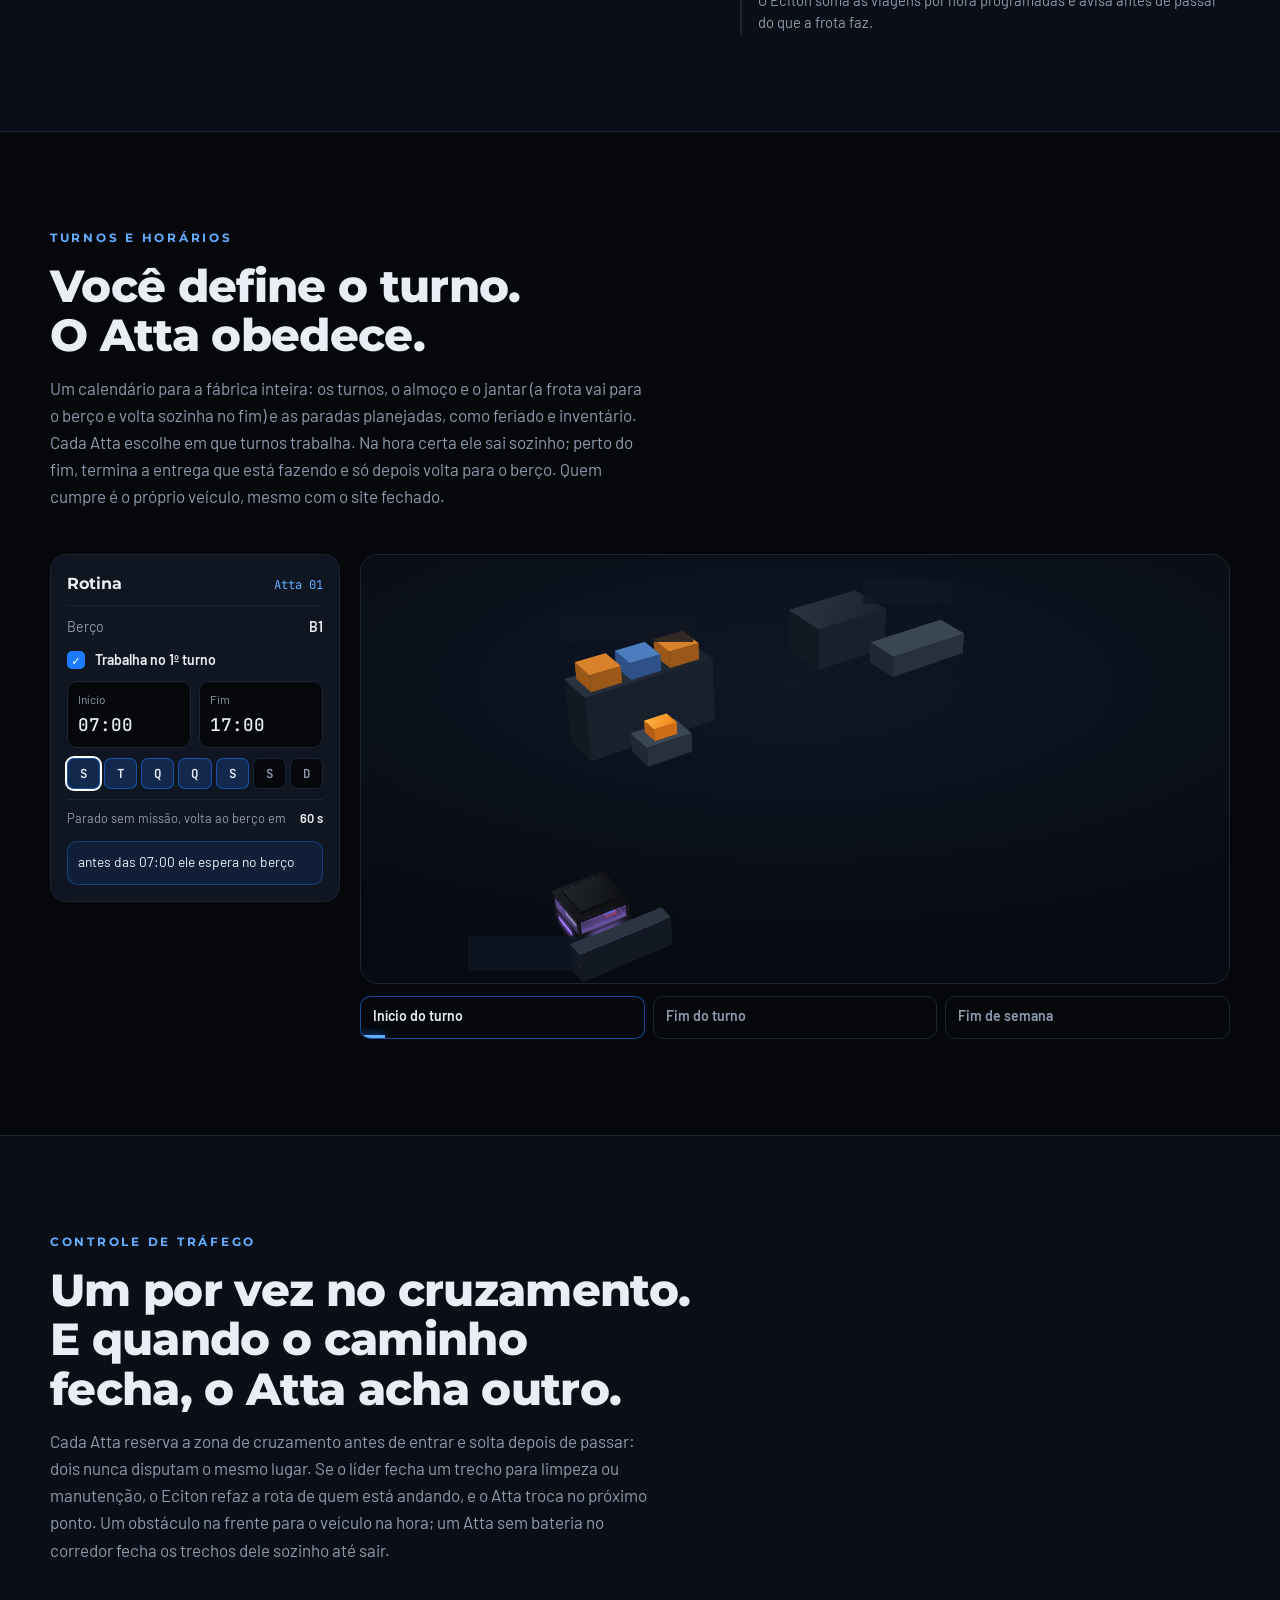
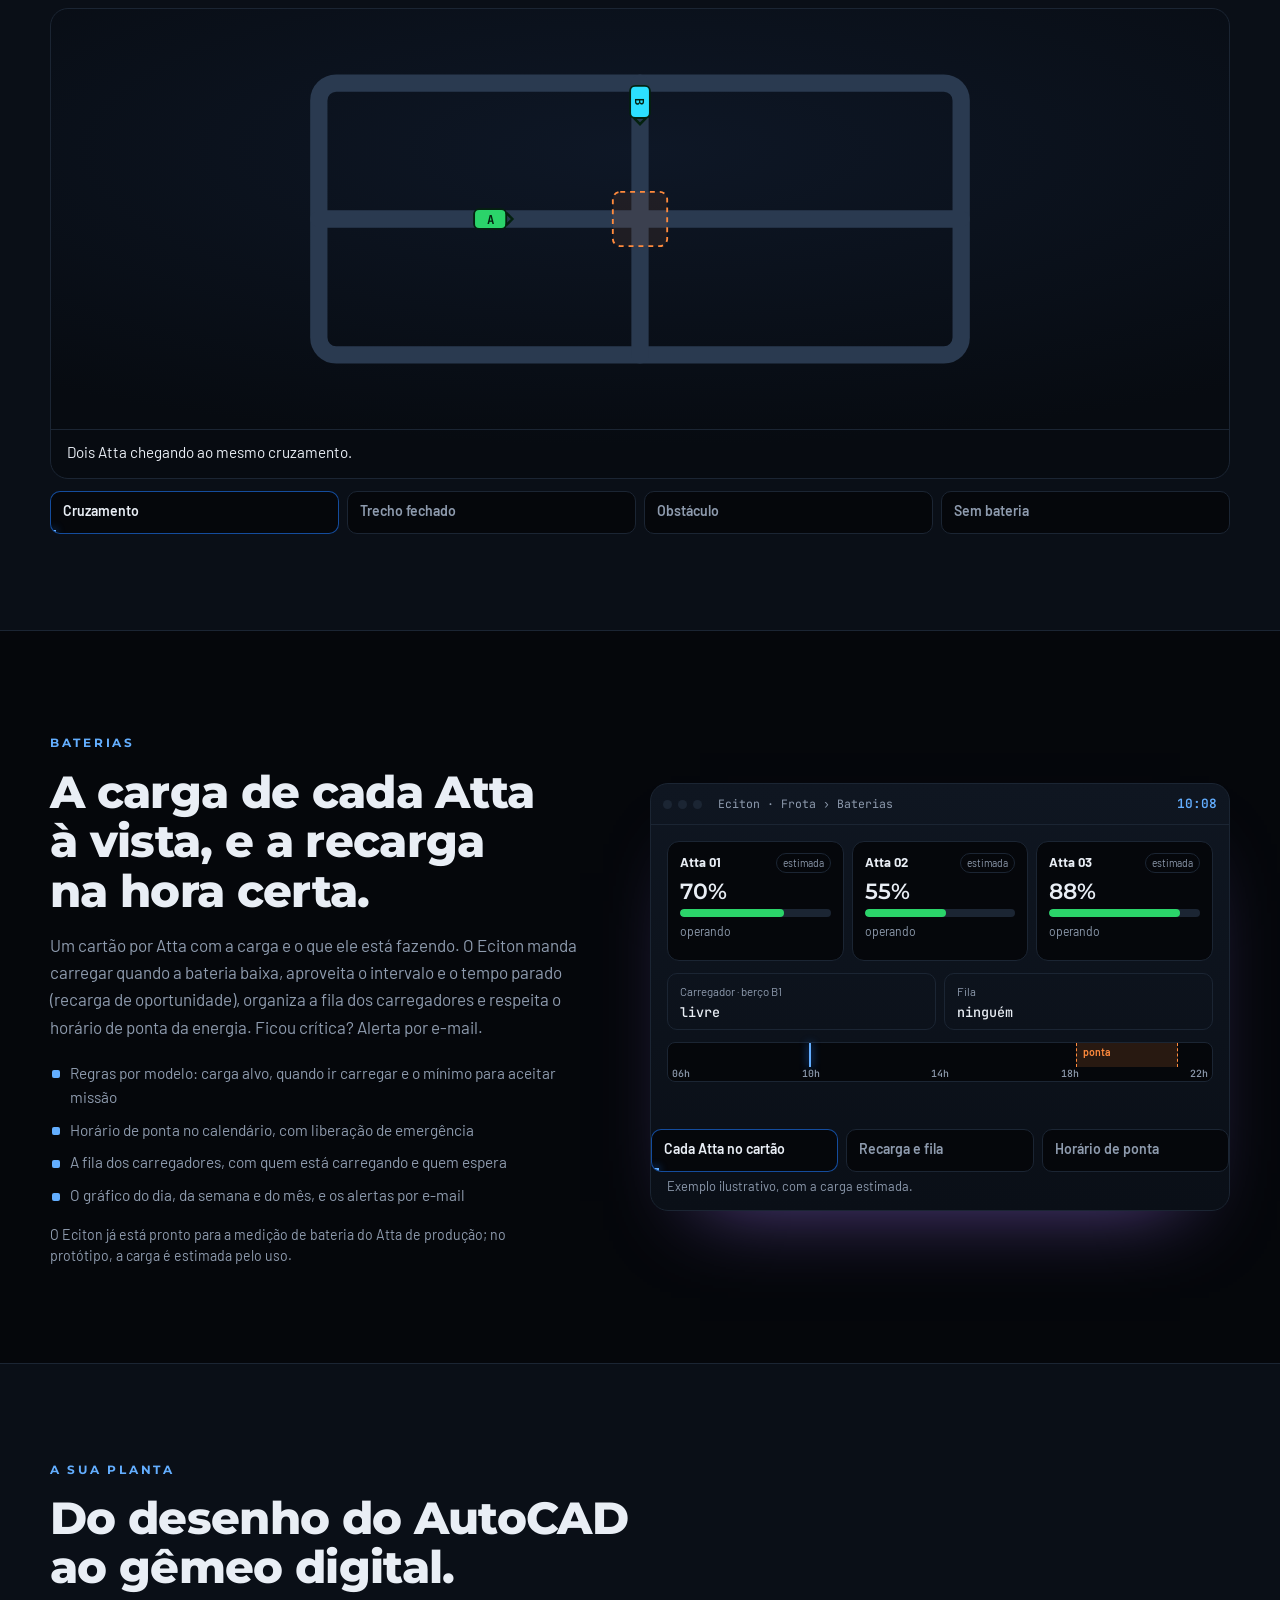
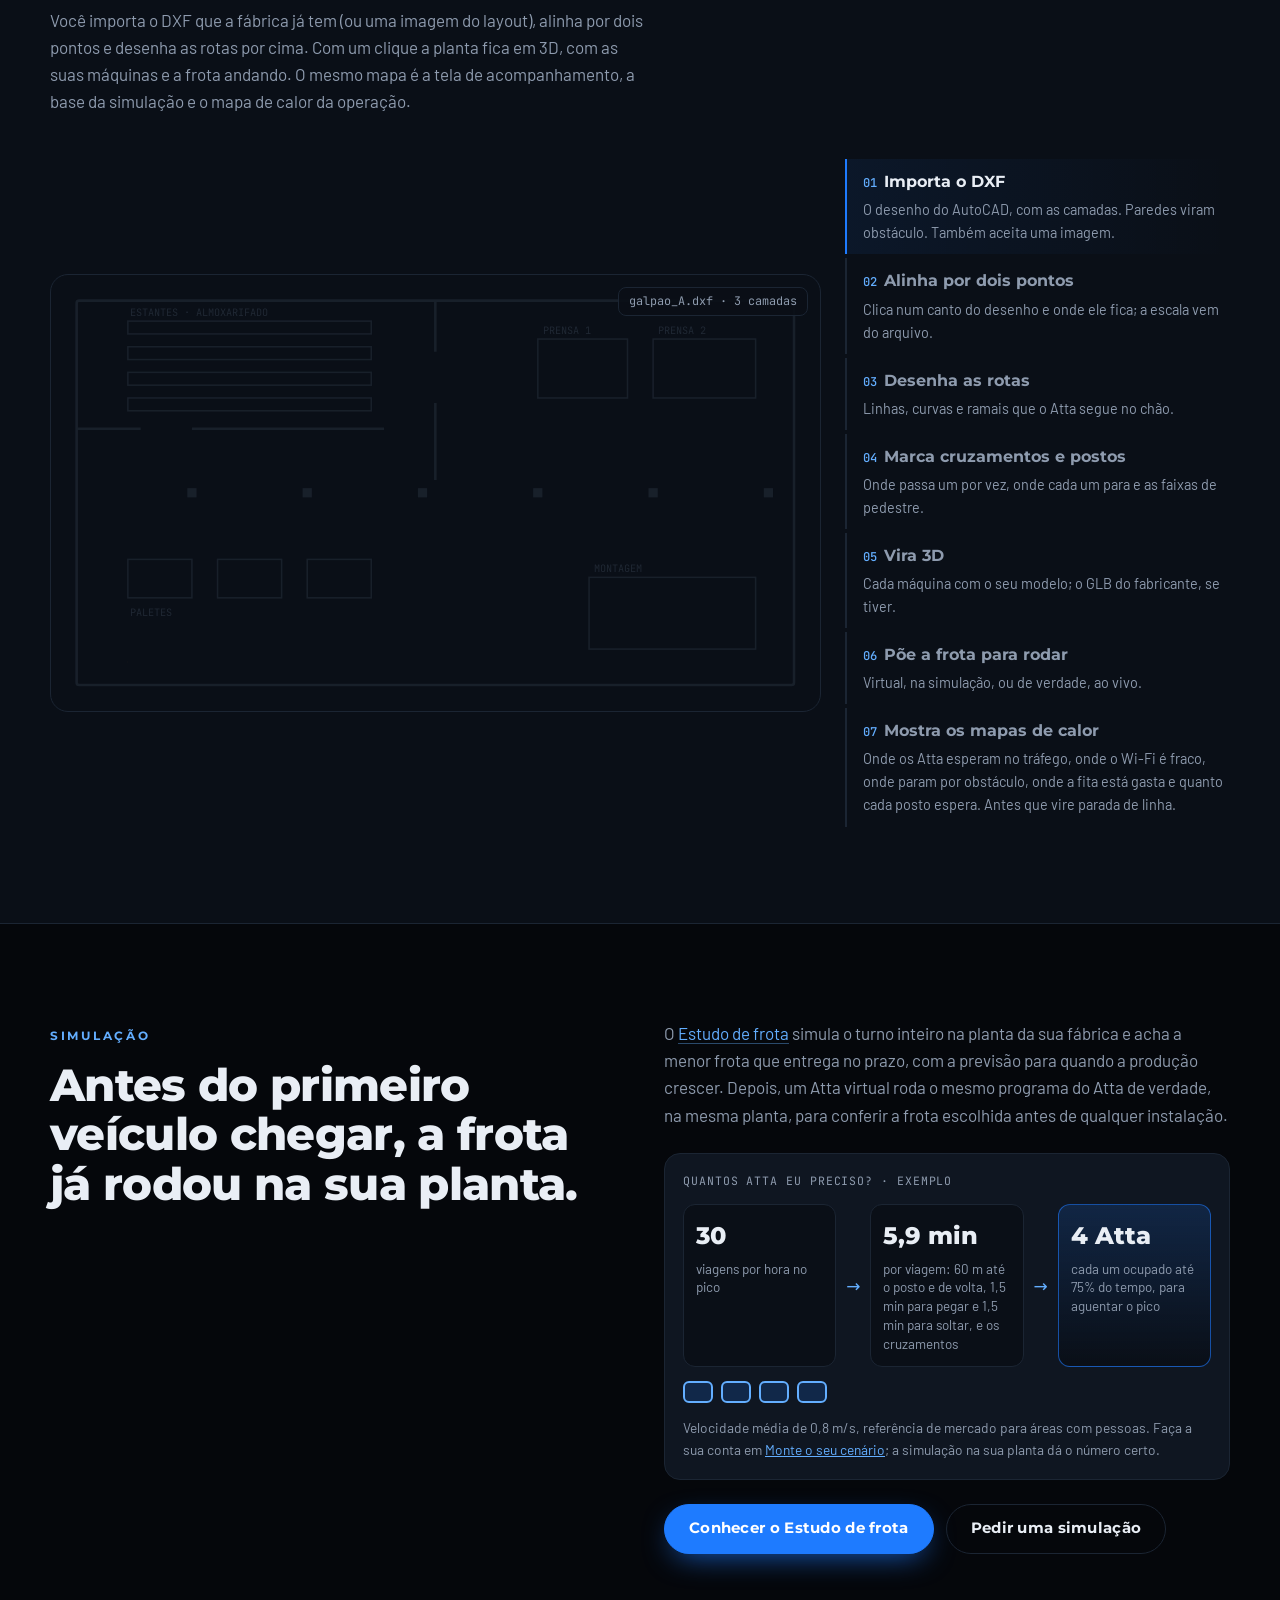
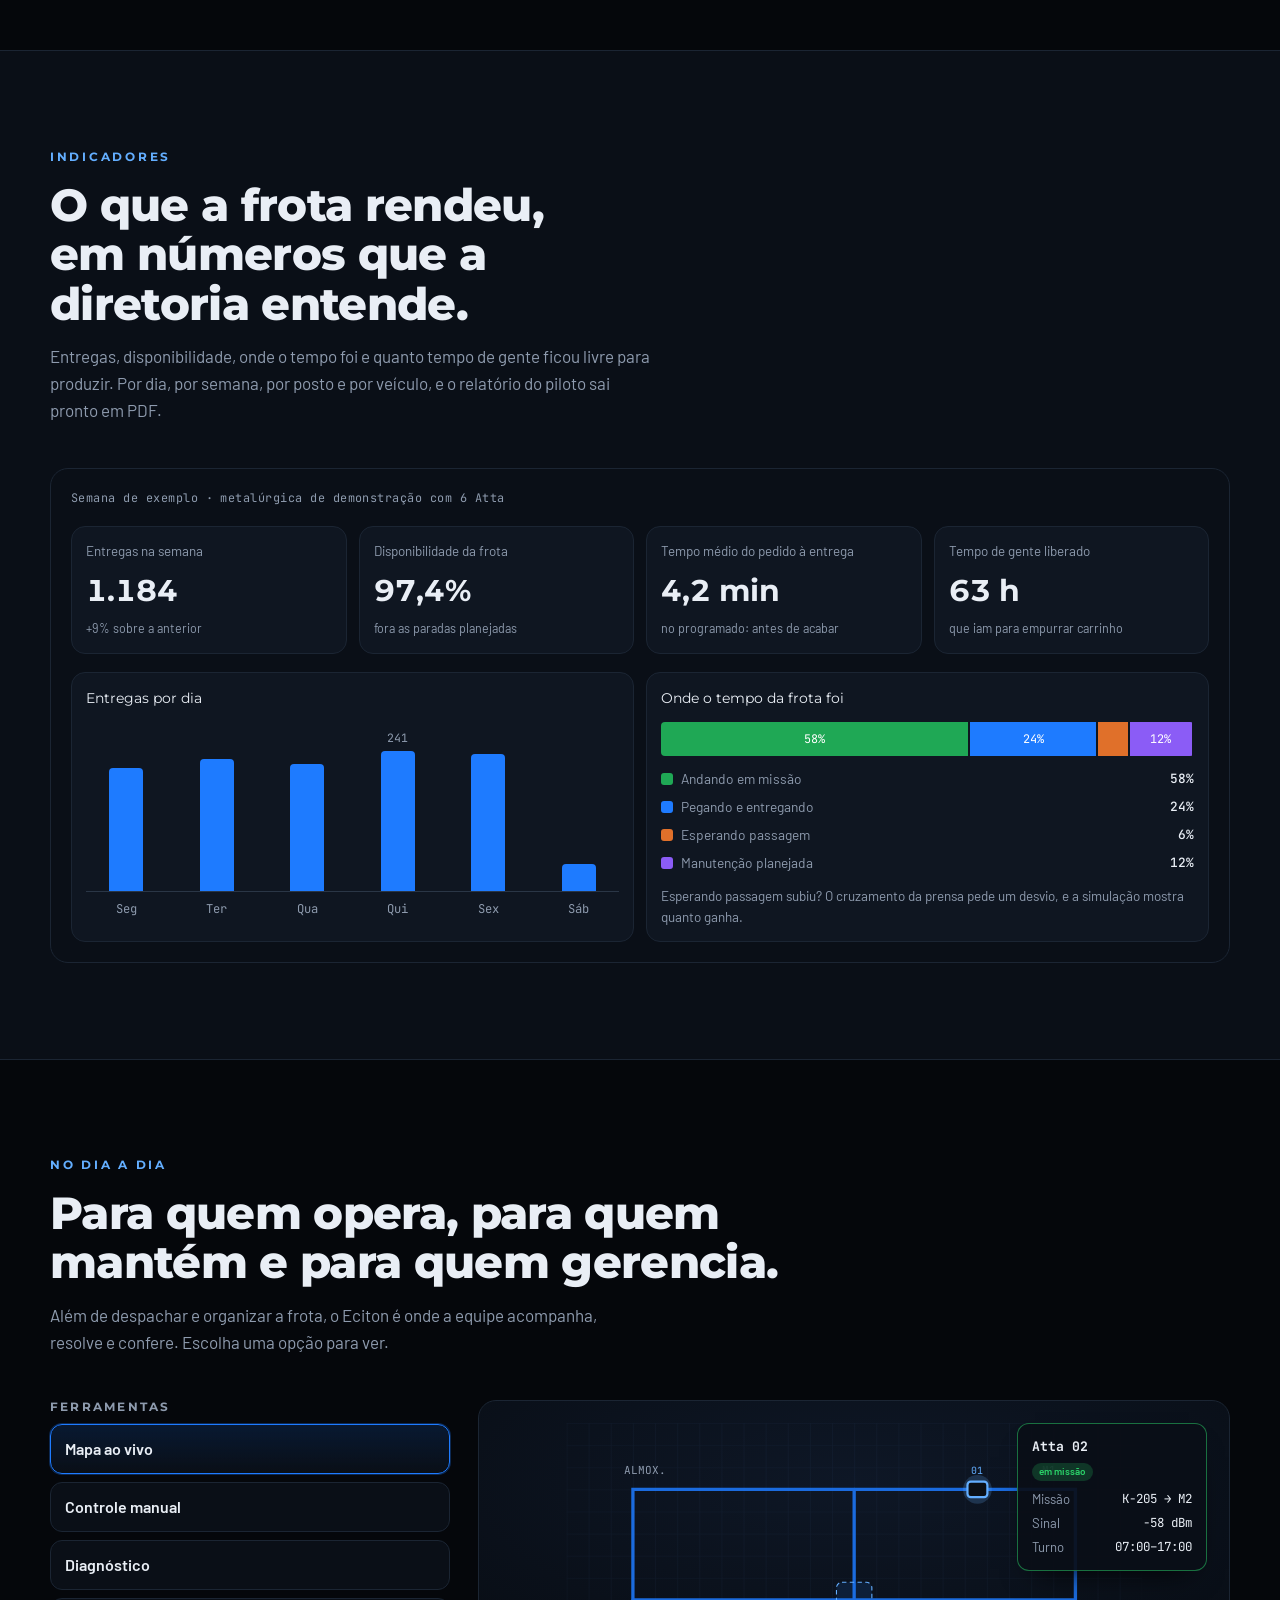
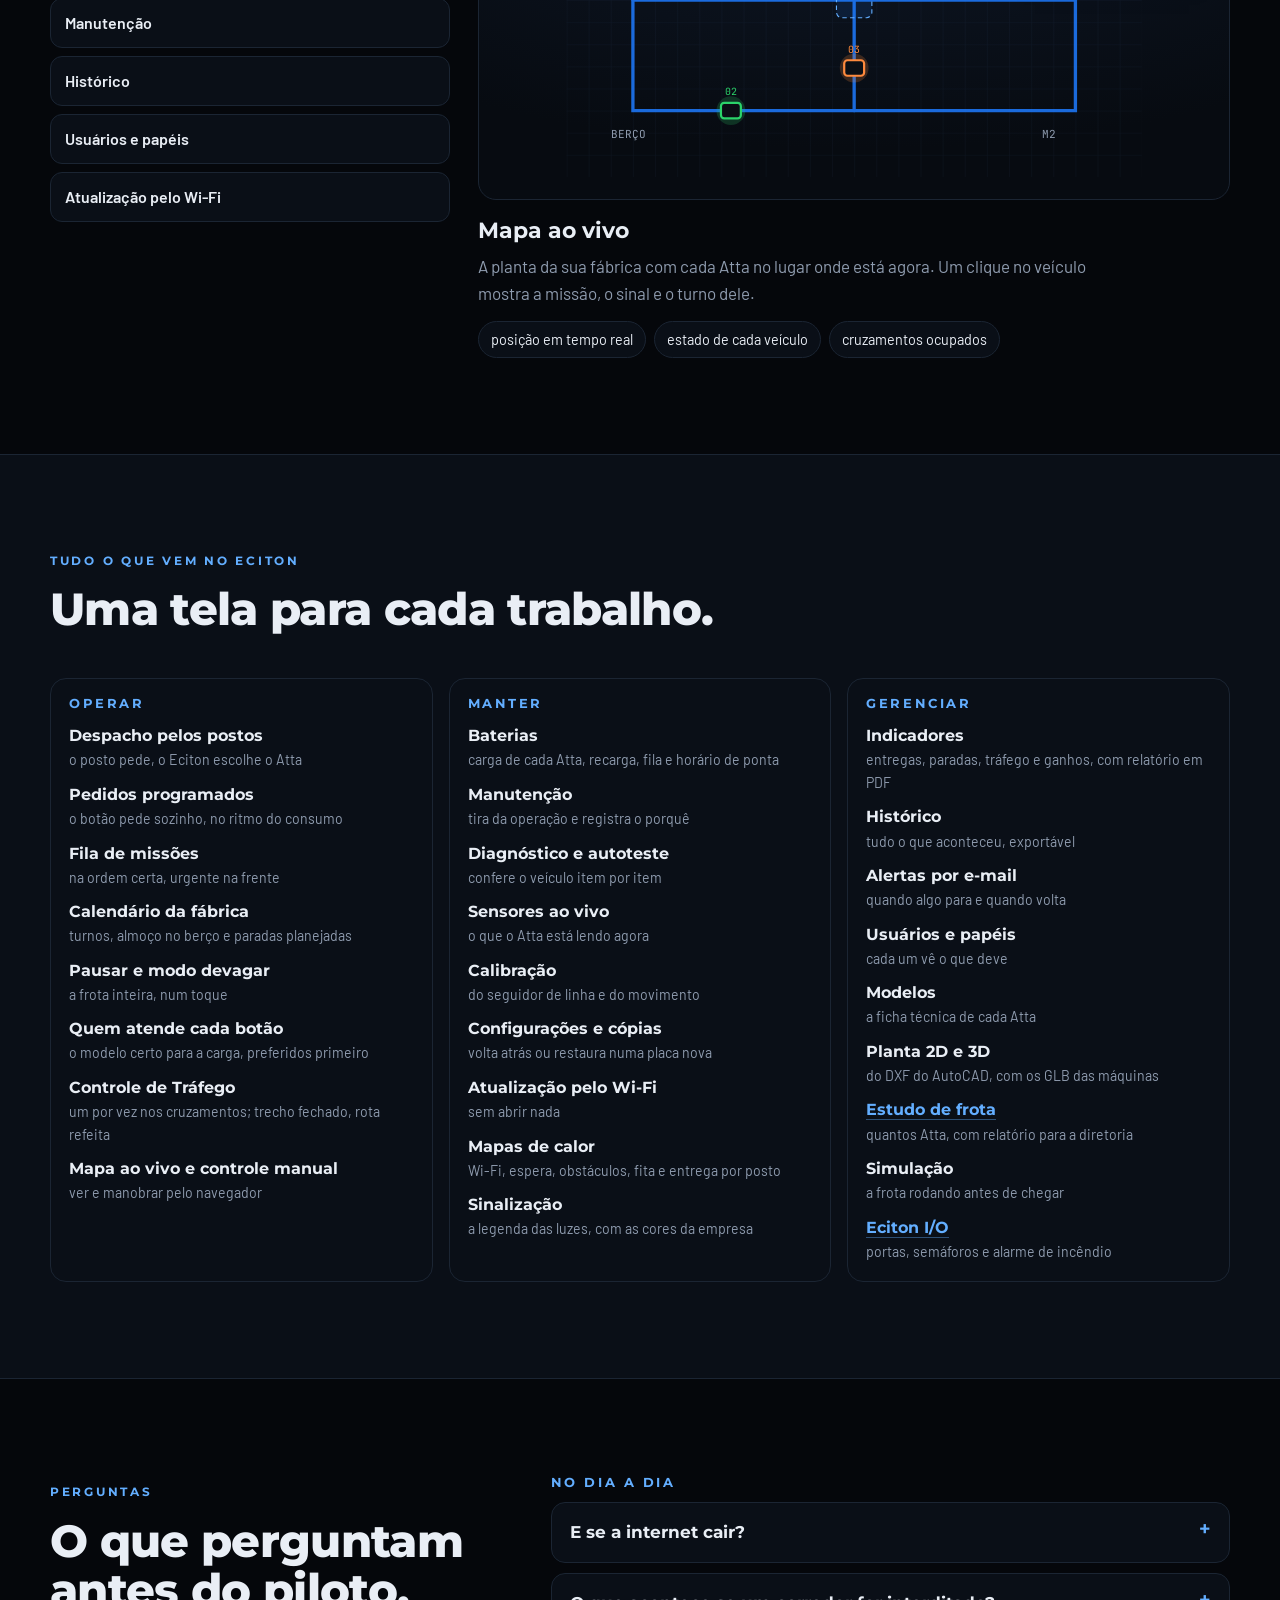
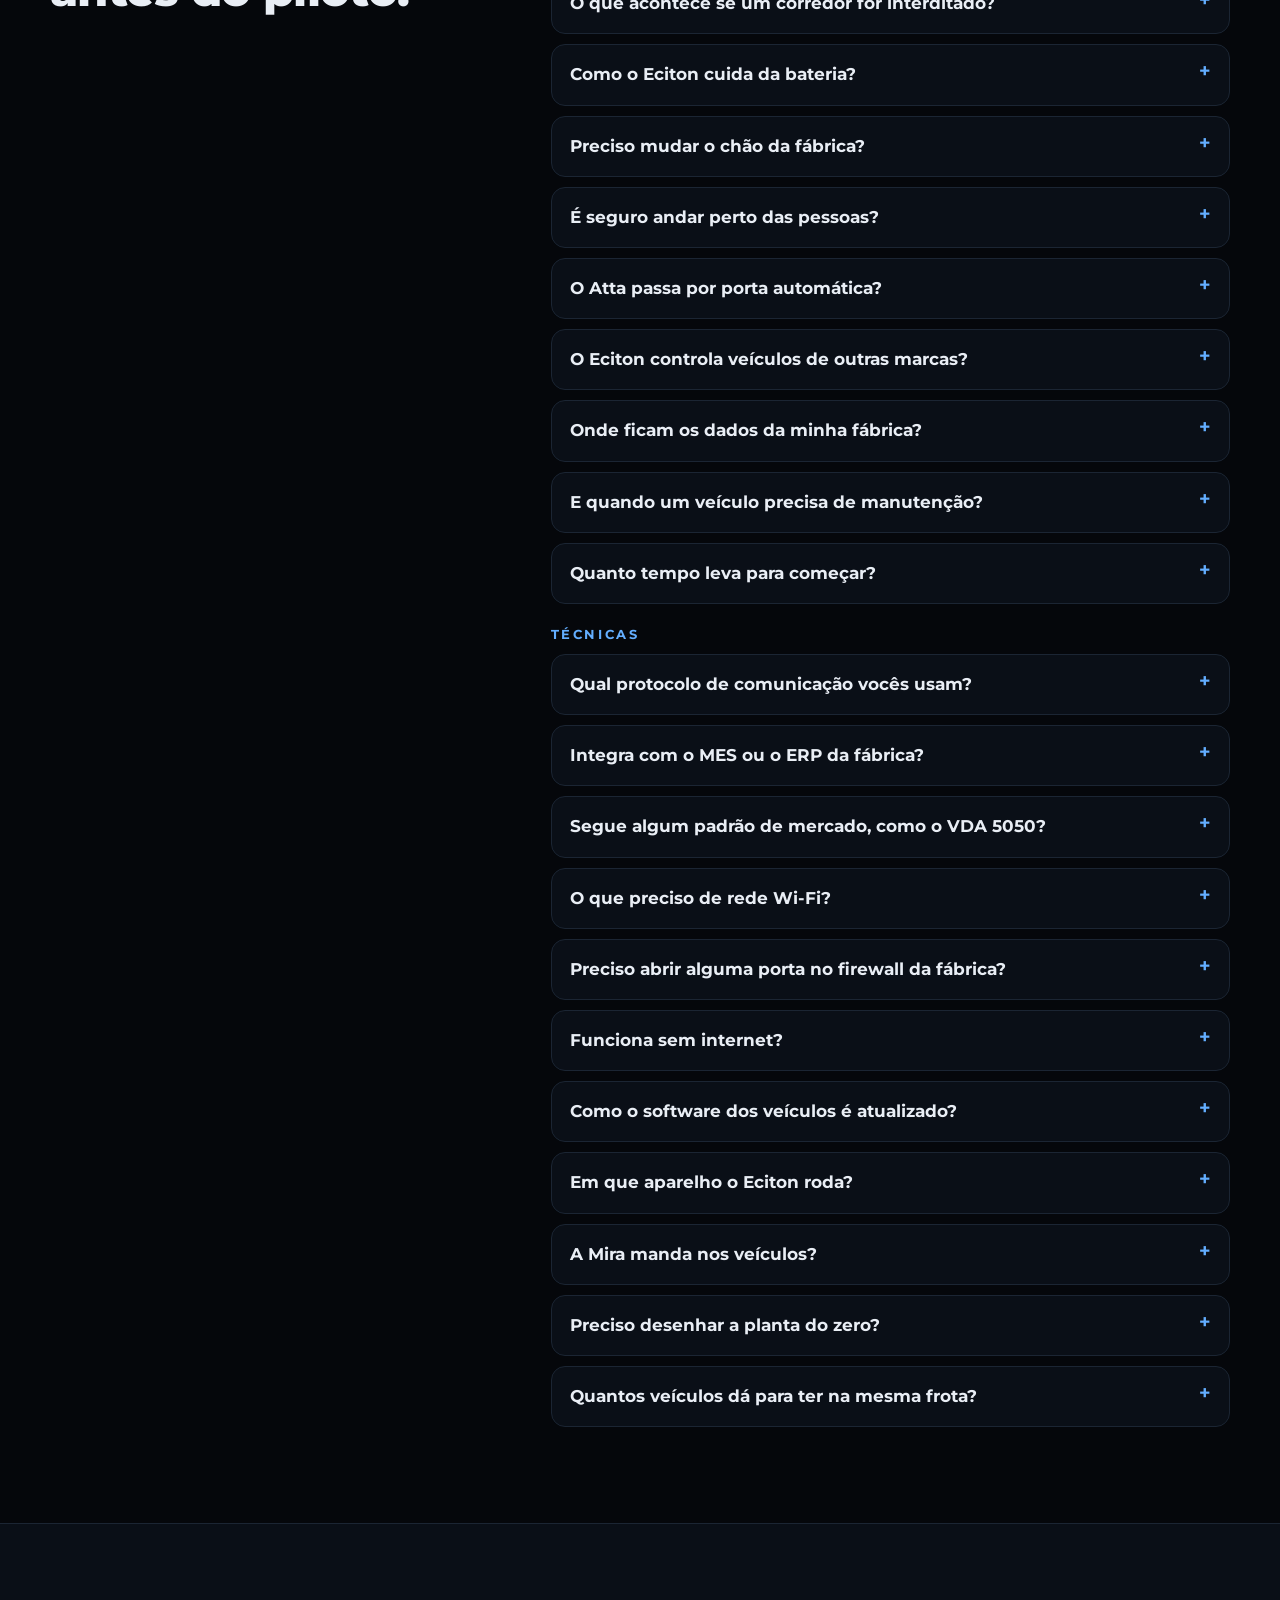
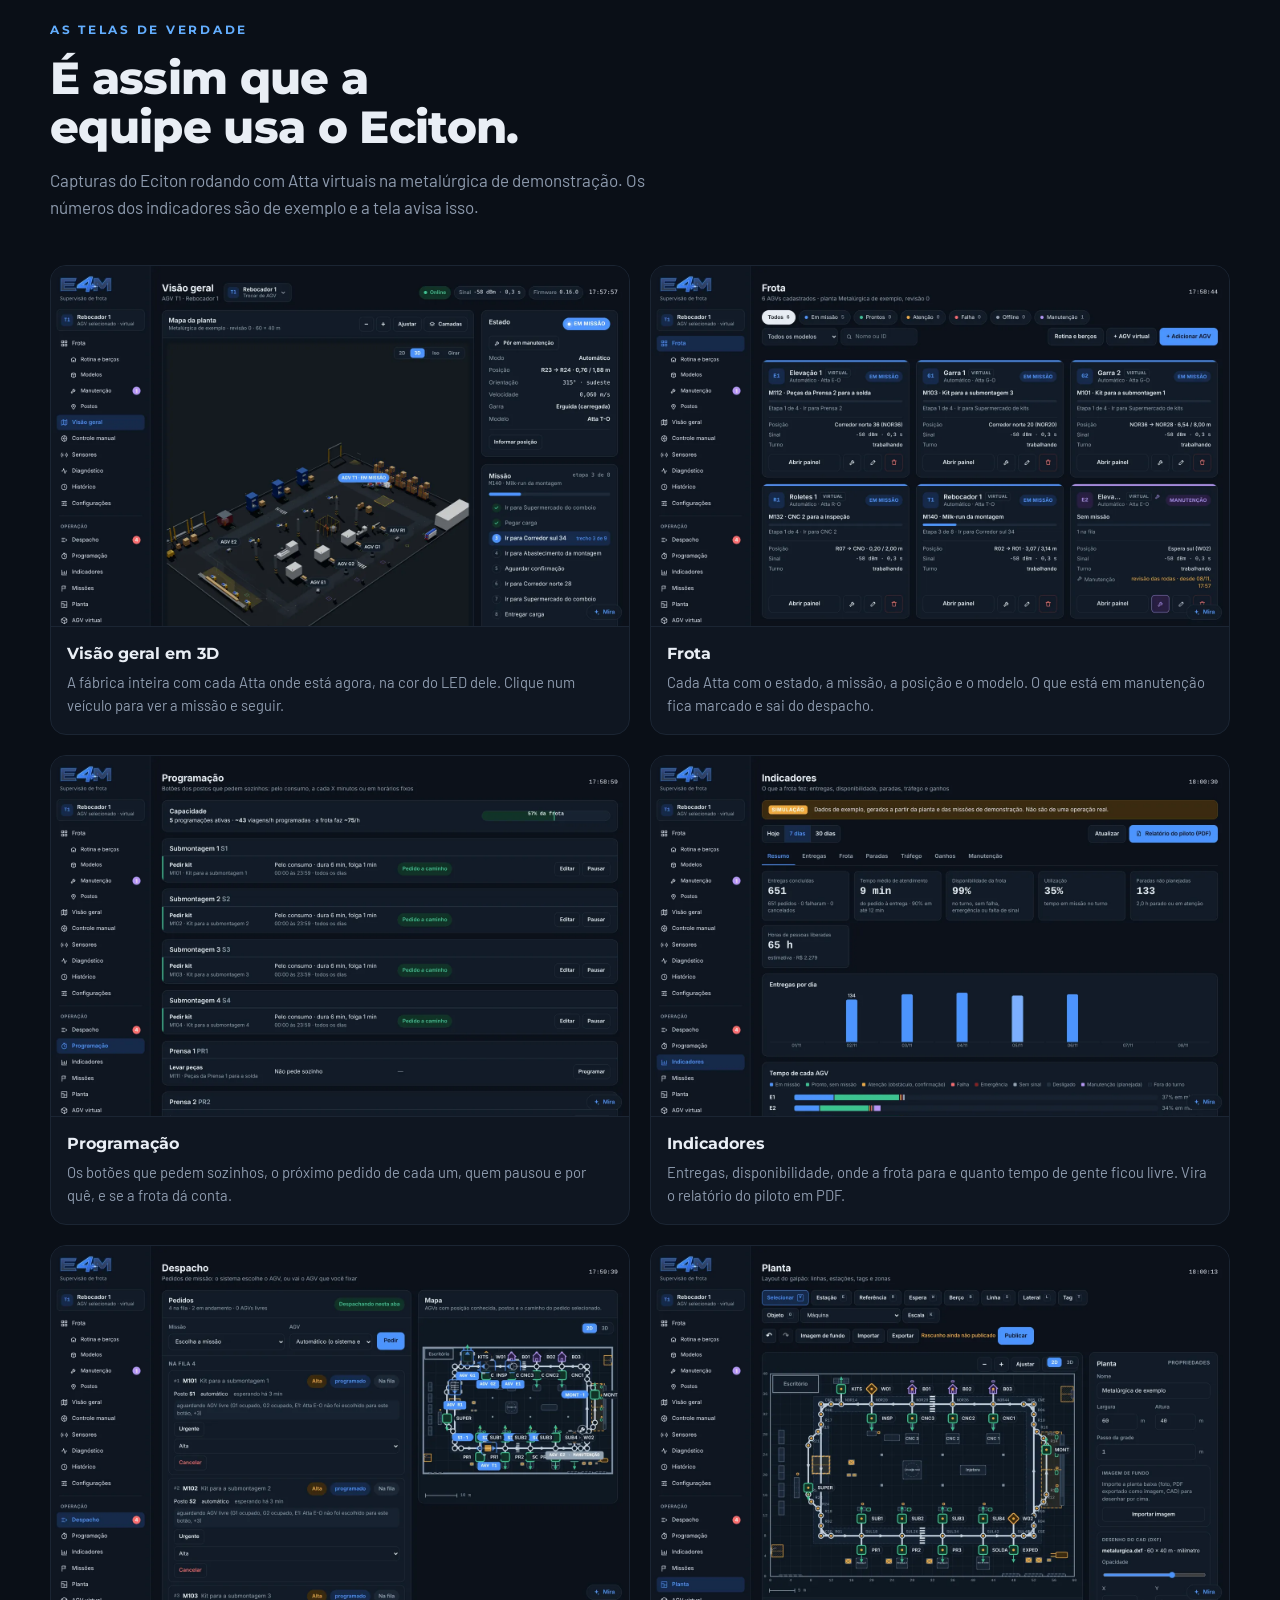
<file: eciton.html>
<!doctype html>
<html lang="pt-BR">
<head>
<meta charset="utf-8">
<meta name="viewport" content="width=device-width, initial-scale=1, viewport-fit=cover">
<title>Eciton · supervisão de frota E4M</title>
<meta name="description" content="Eciton, a supervisão de frota da E4M: despacho pelos postos, pedidos programados pelo consumo, planta 3D a partir do AutoCAD, indicadores, a assistente Mira, simulação, turnos, tráfego e manutenção, no navegador.">
<meta name="claude:viewport-fit-sides" content="cover">
<meta property="og:type" content="website">
<meta property="og:site_name" content="E4M · Engineering for Motion">
<meta property="og:title" content="Eciton · supervisão de frota E4M">
<meta property="og:description" content="Eciton, a supervisão de frota da E4M: despacho pelos postos, pedidos programados pelo consumo, planta 3D a partir do AutoCAD, indicadores, a assistente Mira, simulação, turnos, tráfego e manutenção, no navegador.">
<meta property="og:locale" content="pt_BR">
<meta property="og:image" content="https://vectora-sandy.vercel.app/assets/og.jpg">
<meta property="og:image:width" content="1200">
<meta property="og:image:height" content="630">
<meta name="twitter:card" content="summary_large_image">
<meta property="og:url" content="https://vectora-sandy.vercel.app/eciton">
<link rel="canonical" href="https://vectora-sandy.vercel.app/eciton">
<meta name="theme-color" content="#05070B">
<link rel="icon" type="image/png" href="[data-uri]">
<link rel="preconnect" href="https://fonts.googleapis.com">
<link rel="preconnect" href="https://fonts.gstatic.com" crossorigin>
<link rel="stylesheet" href="https://fonts.googleapis.com/css2?family=Montserrat:wght@500;600;700;800&family=Barlow:wght@400;500;600&family=JetBrains+Mono:wght@400;500&display=swap">
<link rel="stylesheet" href="assets/estilo.css?v=202611112100">
<link rel="stylesheet" href="assets/polish-site.css">
</head>
<body data-pagina="eciton">

<header class="topo faixa">
    <div class="caixa">
        <a class="marca" href="index.html" aria-label="E4M, início"><img src="assets/marca.webp" alt="E4M" width="121" height="40"></a>
        <nav class="menu" id="menu" aria-label="Páginas">
            <div class="menu-grupo">
                <button type="button" class="menu-abre" aria-expanded="false" aria-controls="subSolucoes">Soluções<svg viewBox="0 0 12 12" aria-hidden="true"><path d="M3 4.5l3 3 3-3" fill="none" stroke="currentColor" stroke-width="1.6" stroke-linecap="round" stroke-linejoin="round"/></svg></button>
                <div class="submenu" id="subSolucoes">
                    <a href="atta.html" data-pag="atta"><b>Atta</b><span>Veículos autônomos · AGV</span></a>
                    <a href="eciton.html" data-pag="eciton"><b>Eciton</b><span>Supervisão de frota</span></a>
                    <a href="estudo.html" data-pag="estudo"><b>Estudo de frota</b><span>Quantos Atta a operação precisa</span></a>
                    <a href="eciton-io.html" data-pag="eciton-io"><b>Eciton I/O</b><span>Portas, semáforos e alarme</span></a>
                    <a href="index.html#sob-medida"><b>Projetos sob medida</b><span>Engenharia para o seu fluxo</span></a>
                </div>
            </div>
            <a href="index.html#como-trabalhamos">Como trabalhamos</a>
            <a href="sobre.html" data-pag="sobre">Sobre</a>
            <a href="contato.html" data-pag="contato">Contato</a>
            <a class="botao cheio menu-cta" href="contato.html">Pedir uma simulação</a>
        </nav>
        <a class="botao cheio topo-cta" href="contato.html">Pedir uma simulação</a>
        <button type="button" class="hamburguer" id="hamburguer" aria-expanded="false" aria-controls="menu" aria-label="Abrir menu"><i></i><i></i><i></i></button>
    </div>
</header>

<main id="inicio">
    <section class="hero faixa hero-eciton">
        <div class="caixa">
            <div class="hero-texto">
                <span class="olho">Eciton · supervisão de frota</span>
                <h1>A frota inteira, <span class="prata">organizada sozinha</span>.</h1>
                <p class="texto">O Eciton recebe os pedidos dos postos (ou pede sozinho, no ritmo do consumo), escolhe o Atta certo, organiza a fila e coordena o tráfego. A sua planta vira um gêmeo digital em 3D e os indicadores mostram o que a frota rendeu. Tudo pelo navegador, no computador ou no celular.</p>
                <p class="historia"><b>Por que Eciton?</b> É o gênero das formigas de correição. Elas organizam o próprio trânsito: formam faixas de ida e de volta para não congestionar, sem ninguém no comando. É o que o Eciton faz com a sua frota.</p>
                <div class="acoes">
                    <a class="botao cheio" href="contato.html?interesse=eciton">Pedir uma simulação</a>
                    <a class="botao" href="#despacho">Ver como funciona</a>
                </div>
            </div>
            <figure class="painel-ec" aria-label="Painel do Eciton com três veículos ao vivo">
                <div class="janela-barra"><i></i><i></i><i></i><span>Eciton · Fábrica 1</span><b class="painel-hora" id="ecHora">07:42</b></div>
                <div class="painel-ec-corpo">
                    <svg class="painel-mapa" id="ecMapa" viewBox="0 0 400 260" aria-hidden="true"></svg>
                    <div class="painel-cartoes" id="ecCartoes"></div>
                </div>
                <div class="painel-rodape"><span><i class="ponto-vivo"></i>ao vivo</span><span id="ecEntregas">0 entregas hoje</span></div>
            </figure>
        </div>
    </section>

    <section class="secao faixa destaques-sec" id="destaques">
        <div class="caixa">
            <div class="cabeca">
                <span class="olho">Destaques</span>
                <h2>O que o Eciton faz pela sua operação.</h2>
            </div>
            <div class="destaques">
                <a class="destaque" href="#mira"><span class="d-ico" aria-hidden="true"><svg viewBox="0 0 24 24"><path d="M12 3l2 5.5L19.5 10 14 12l-2 5.5L10 12 4.5 10 10 8.5z"/><circle cx="19" cy="19" r="1.6"/></svg></span><b>Mira, a assistente <i class="novo">novo</i></b><span>Pergunte sobre a tela ou sobre a frota agora. Na Mira Pro, ela explica o que parou e sugere a ação; você confirma.</span></a>
                <a class="destaque" href="#despacho"><span class="d-ico" aria-hidden="true"><svg viewBox="0 0 24 24"><path d="M4 6h10M4 12h7M4 18h10M17 9l3 3-3 3"/></svg></span><b>Despacho pelos postos</b><span>O posto aperta o botão; o Eciton escolhe o Atta certo para aquela carga e o caminho mais curto.</span></a>
                <a class="destaque" href="#programacao"><span class="d-ico" aria-hidden="true"><svg viewBox="0 0 24 24"><circle cx="12" cy="13" r="7"/><path d="M12 9v4l3 2M9 3h6"/></svg></span><b>Pedidos programados <i class="novo">novo</i></b><span>Pelo consumo, a cada X minutos ou em horários fixos. O material chega antes de acabar.</span></a>
                <a class="destaque" href="#planta"><span class="d-ico" aria-hidden="true"><svg viewBox="0 0 24 24"><path d="M12 3l8 4.5v9L12 21l-8-4.5v-9z"/><path d="M4 7.5l8 4.5 8-4.5M12 12v9"/></svg></span><b>Planta 3D <i class="novo">novo</i></b><span>O desenho do AutoCAD por baixo, as máquinas em 3D e a frota andando: o gêmeo digital da fábrica.</span></a>
                <a class="destaque" href="#indicadores"><span class="d-ico" aria-hidden="true"><svg viewBox="0 0 24 24"><path d="M4 20V10M10 20V4M16 20v-7M22 20H2"/></svg></span><b>Indicadores <i class="novo">novo</i></b><span>Entregas, disponibilidade, onde a frota para e quanto tempo de gente ficou livre. Vira o relatório do piloto.</span></a>
                <a class="destaque" href="#trafego"><span class="d-ico" aria-hidden="true"><svg viewBox="0 0 24 24"><path d="M4 12h16M12 4v16"/><rect x="9" y="9" width="6" height="6" rx="1"/></svg></span><b>Controle de Tráfego <i class="novo">novo</i></b><span>Um por vez no cruzamento; trecho fechado, o Atta refaz a rota no próximo ponto.</span></a>
                <a class="destaque" href="#baterias"><span class="d-ico" aria-hidden="true"><svg viewBox="0 0 24 24"><rect x="3" y="7" width="16" height="10" rx="2"/><path d="M21 10v4M7 10v4M11 10v4"/></svg></span><b>Baterias <i class="novo">novo</i></b><span>A carga de cada Atta, a recarga de oportunidade, a fila dos carregadores e o horário de ponta.</span></a>
                <a class="destaque" href="#simulacao"><span class="d-ico" aria-hidden="true"><svg viewBox="0 0 24 24"><rect x="3" y="5" width="18" height="12" rx="2"/><path d="M8 21h8M10 9l4 2-4 2z"/></svg></span><b>Simulação na sua planta</b><span>Atta virtuais com o mesmo programa dos de verdade, para saber quantos você precisa antes de comprar.</span></a>
                
            </div>
        </div>
    </section>

    <section class="secao faixa" id="mira" style="background:var(--fundo-2);border-block:1px solid var(--linha)">
        <div class="caixa mira-grade">
            <div>
                <span class="olho">Mira · assistente com IA</span>
                <h2 style="margin-top:14px">Pergunte para a Mira. Ela vê a mesma tela que você.</h2>
                <p class="texto">A Mira conhece o Eciton de ponta a ponta e enxerga o que está acontecendo agora na frota. Responde em português, curto e direto, para quem opera, mantém ou gerencia. Ela não mexe em nada sozinha.</p>
                <div class="mira-planos">
                    <div><b>Mira</b><span>vem no pacote</span><ul><li>Como fazer qualquer coisa no Eciton</li><li>O que a tela está mostrando agora</li><li>Sugestões de pergunta em cada tela</li></ul></div>
                    <div class="pro"><b>Mira Pro</b><span>adicional</span><ul><li>Diagnóstico com o histórico do dia</li><li>Resumo do turno e análise dos indicadores</li><li>"A Mira notou": o aviso aparece sozinho</li><li>Sugere a ação; quem confirma é você</li></ul></div>
                </div>
                <div class="mira-nome-porque"><b>Por que Mira?</b><p>De <em>mirar</em>: olhar com atenção e apontar onde está o problema, que é o trabalho dela no meio da frota. E Mira também é o nome de uma estrela, a "maravilhosa" da constelação da Baleia, que fica mais brilhante de tempos em tempos: discreta no dia a dia, aparece quando precisa. Ao lado do Eciton e do Atta, que são formigas, ela é quem olha a colônia de cima.</p></div>
                <p class="mira-nota">Controle do veículo, parâmetros, emergência, planta e usuários ficam sempre com as pessoas. Toda ação sugerida pela Mira e confirmada fica registrada com o nome de quem confirmou.</p>
            </div>
            <figure class="mira-demo mira-anim" id="miraAnim" data-momento="1" aria-label="A Mira em três momentos: responde a pergunta, nota um problema sozinha e propõe uma ação que você confirma">
                <div class="md-topo"><b>✦ Mira <em>Pro</em></b><span>Visão geral</span></div>
                <div class="md-abas" role="tablist" aria-label="Momentos da Mira">
                    <button type="button" role="tab" data-m="1" aria-selected="true">1 · Você pergunta</button>
                    <button type="button" role="tab" data-m="2" aria-selected="false">2 · Ela nota sozinha</button>
                    <button type="button" role="tab" data-m="3" aria-selected="false">3 · Propõe, você confirma</button>
                </div>
                <div class="md-palco">
                    <div class="md-momento" data-m="1">
                        <div class="md-msg eu">Quantos pedidos atrasaram hoje?</div>
                        <div class="md-msg ela">3 de 212, todos do kit da Submontagem 3, entre 10:40 e 11:00. Nesse tempo o G1 ficou parado por obstáculo no corredor sul, ao lado da Prensa 2.</div>
                    </div>
                    <div class="md-momento" data-m="2">
                        <div class="md-notou"><span>A Mira notou</span><p>G1 está parado (obstáculo) há 4 min em SUL26. É a 3ª vez hoje no mesmo ponto, sempre na troca de turno da prensa: provavelmente um carrinho deixado no corredor.</p><span class="md-botao">Explicar</span></div>
                    </div>
                    <div class="md-momento" data-m="3">
                        <div class="md-msg ela">Enquanto o corredor não libera, o kit da Submontagem 3 vai atrasar. Sugiro passar o pedido na frente:
                            <span class="md-acao">Mudar a prioridade do pedido 214: alta</span>
                            <span class="md-confirma"><i>Confirmar</i><i>Agora não</i></span></div>
                        <div class="md-feito">✓ Feito. Registrado com o nome de quem confirmou, 10:46.</div>
                    </div>
                </div>
                <figcaption>Exemplo ilustrativo de conversa. A Mira não mexe em nada sozinha.</figcaption>
            </figure>
        </div>
    </section>

    <section class="secao faixa" id="despacho">
        <div class="caixa">
            <div class="cabeca">
                <span class="olho">Despacho e fila</span>
                <h2>O posto pede. O Eciton escolhe quem vai.</h2>
                <p class="texto">Cada posto da fábrica tem um tablet com os seus botões, como "Pedir kit" ou "Levar vazio". O pedido chega ao Eciton, que olha a frota inteira e manda o Atta que pode atender mais rápido.</p>
            </div>
            <div class="desp" id="cenaDespacho">
                <div class="desp-tablet">
                    <div class="tab-topo"><b>Montagem 2</b><span>posto</span></div>
                    <div class="tab-estado" id="dTabEstado"><span>Nada pendente</span></div>
                    <div class="tab-botoes">
                        <span class="tab-bt principal" id="dBtKit">Pedir kit<i class="toque"></i></span>
                        <span class="tab-bt">Levar vazio</span>
                    </div>
                </div>
                <div class="desp-cerebro">
                    <div class="cer-topo"><b>Eciton</b><span id="dCerTitulo">esperando pedidos</span></div>
                    <ul class="cer-lista" id="dCandidatos">
                        <li data-c="1"><b>Atta 01</b><span>em missão · 2 na fila</span><em>✕</em></li>
                        <li data-c="3"><b>Atta 03</b><span>fora do turno</span><em>✕</em></li>
                        <li data-c="2"><b>Atta 02</b><span>livre · a 18 m do almoxarifado</span><em>✓</em></li>
                    </ul>
                    <div class="cer-envio" id="dEnvio">Missão <b>M020</b> enviada para <b>Atta 02</b></div>
                </div>
                <svg class="desp-mapa" id="dMapa" viewBox="0 0 320 220" aria-hidden="true"></svg>
            </div>
            <ol class="passos-ec" id="dPassos">
                <li><b>Pedido no tablet</b><span>Um toque no posto. Pedido urgente pede o PIN de um líder.</span></li>
                <li><b>O Eciton escolhe</b><span>Descarta quem está ocupado, fora do turno ou sem sinal.</span></li>
                <li><b>A missão sai com a rota</b><span>O Atta escolhido recebe os passos e o caminho.</span></li>
                <li><b>O posto vê chegar</b><span>O tablet avisa a chegada e o operador confirma.</span></li>
            </ol>
            <div class="fila-grade desp-fila">
            <div>
                <h3 class="sub-desp">Cada missão é uma lista de passos. A fila não deixa ninguém parado.</h3>
                <p class="texto" style="margin-top:16px">Uma missão diz o que fazer, passo a passo: sair do berço, ir ao almoxarifado, prender o kit, levar até o posto, soltar. Os pedidos que chegam entram na fila e saem na ordem certa. O urgente passa na frente.</p>
                <ul class="turno-regras">
                    <li>Missões montadas por você, com os passos que o seu fluxo pede</li>
                    <li>Fila por ordem de chegada, com pedido urgente na frente</li>
                    <li>Pedido programado: o botão do posto pede sozinho, no ritmo em que o material é consumido</li>
                    <li>Histórico de cada missão: quem pediu, quem levou, quanto demorou</li>
                </ul>
            </div>
            <div class="fila-painel" id="cenaFila">
                <div class="fila-exec">
                    <div class="fila-exec-topo"><span class="rot">Em execução · Atta 01</span><b id="fExecNome">K-204 · Montagem 2</b></div>
                    <ol class="fila-passos" id="fPassos">
                        <li>Sair do berço</li><li>Ir ao almoxarifado</li><li>Prender o kit</li><li>Ir até a Montagem 2</li><li>Soltar o kit</li><li>Concluída</li>
                    </ol>
                    <div class="barra fila-barra"><i id="fBarra"></i></div>
                </div>
                <div class="fila-lista-topo"><span class="rot">Fila</span><span id="fConta">2 pedidos</span></div>
                <div class="fila-lista" id="fLista"></div>
            </div>
            </div>
        </div>
    </section>

    <section class="secao faixa" id="programacao" style="background:var(--fundo-2);border-block:1px solid var(--linha)">
        <div class="caixa">
            <div class="cabeca">
                <span class="olho">Pedidos programados</span>
                <h2>O botão pede sozinho, no ritmo do consumo.</h2>
                <p class="texto">Você diz quanto tempo o material dura no posto. O Eciton mede quanto leva cada viagem e pede na hora certa, para o Atta chegar antes de acabar. Ninguém precisa lembrar de apertar.</p>
            </div>
            <div class="prog-grade">
                <figure class="prog-cena" id="cenaProg" aria-label="Linha do tempo de um posto programado pelo consumo: o material dura 5 minutos, a viagem leva 2 e o pedido sai sozinho antes de acabar">
                    <div class="prog-tablet" aria-hidden="true">
                        <div class="pt-topo"><b>Prensa 1</b><span id="progHora">08:00</span></div>
                        <div class="pt-botao"><b>Blanks da prensa</b><small>Kit · Atta E</small></div>
                        <div class="pt-auto" id="progAuto"><i></i><span>automático · próximo pedido em 2:30</span></div>
                        <div class="pt-acoes"><span>Pular este</span><span>Pausar</span></div>
                    </div>
                    <svg class="prog-svg" id="progSvg" viewBox="0 0 420 212" aria-hidden="true"></svg>
                    <figcaption class="prog-legenda"><span><i class="pl-nivel"></i>material no posto</span><span><i class="pl-pedido"></i>pedido automático</span><span><i class="pl-viagem"></i>viagem do Atta</span></figcaption>
                </figure>
                <ul class="prog-lista">
                    <li><b>Pelo consumo, a cada X minutos ou em horários fixos</b><span>"O material dura 5 min", "a cada 20 min" ou "07:30, 10:00 e 14:00". Com o horário em que vale e os dias da semana.</span></li>
                    <li><b>Nunca dois em aberto</b><span>Se o pedido anterior não chegou, o próximo espera. A frota não enche de pedidos repetidos.</span></li>
                    <li><b>Quem está no posto manda</b><span>O tablet pausa (linha parada, troca de ferramenta), retoma e pula o próximo, com o motivo e, se quiser, o PIN da pessoa.</span></li>
                    <li><b>Aprende com o dia</b><span>"A Prensa 1 adiantou 4 vezes hoje: o material parece durar 4 min, não 5." Um toque ajusta.</span></li>
                    <li><b>Cabe na frota?</b><span>O Eciton soma as viagens por hora programadas e avisa antes de passar do que a frota faz.</span></li>
                </ul>
            </div>
        </div>
    </section>

    <section class="secao faixa" id="turnos">
        <div class="caixa">
            <div class="cabeca">
                <span class="olho">Turnos e horários</span>
                <h2>Você define o turno. O Atta obedece.</h2>
                <p class="texto">Um calendário para a fábrica inteira: os turnos, o almoço e o jantar (a frota vai para o berço e volta sozinha no fim) e as paradas planejadas, como feriado e inventário. Cada Atta escolhe em que turnos trabalha. Na hora certa ele sai sozinho; perto do fim, termina a entrega que está fazendo e só depois volta para o berço. Quem cumpre é o próprio veículo, mesmo com o site fechado.</p>
            </div>
            <div class="turno-cena">
                <aside class="rotina-card" aria-label="Configuração de rotina do Atta 01">
                    <div class="rc-topo"><b>Rotina</b><span>Atta 01</span></div>
                    <div class="rc-linha"><span>Berço</span><b>B1</b></div>
                    <div class="rc-linha rc-check-linha"><span class="rc-check">✓</span><b>Trabalha no 1º turno</b></div>
                    <div class="rc-horas">
                        <div class="rc-campo" id="rcInicio"><span>Início</span><b>07:00</b></div>
                        <div class="rc-campo" id="rcFim"><span>Fim</span><b>17:00</b></div>
                    </div>
                    <div class="rc-dias" id="rcDias" aria-label="Dias do turno: segunda a sexta">
                        <i class="on">S</i><i class="on">T</i><i class="on">Q</i><i class="on">Q</i><i class="on">S</i><i>S</i><i>D</i>
                    </div>
                    <div class="rc-linha rc-volta"><span>Parado sem missão, volta ao berço em</span><b>60 s</b></div>
                    <p class="rc-agora" id="rcAgora">regra valendo agora</p>
                </aside>
                <div class="turno-palco-caixa">
                    <div class="turno-palco" id="turnoPalco" role="img" aria-label="Atta 01 cumprindo o turno: sai às 07:00, termina a entrega antes das 17:00 e não sai no sábado">
                        <div class="camera" id="cameraTurno"></div>
                        <div class="balao-turno" id="balaoTurno" aria-hidden="true">
                            <svg viewBox="0 0 40 40"><circle cx="20" cy="20" r="17" fill="#0A0F17" stroke="currentColor" stroke-width="2"/><g stroke="#4A5B70" stroke-width="1.6" stroke-linecap="round"><path d="M20 5v3M20 32v3M5 20h3M32 20h3"/></g><line id="btHora" x1="20" y1="20" x2="20" y2="11" stroke="#E9EEF5" stroke-width="2.4" stroke-linecap="round"/><line id="btMin" x1="20" y1="20" x2="20" y2="7" stroke="currentColor" stroke-width="1.6" stroke-linecap="round"/><circle cx="20" cy="20" r="2" fill="#E9EEF5"/></svg>
                            <div><b id="btTexto">seg 06:56</b><span id="btEstado">fora do turno</span></div>
                        </div>
                    </div>
                    <div class="capitulos" id="turnoCapitulos" role="group" aria-label="Momentos da animação">
                        <button type="button" data-cap="0"><span>Início do turno</span><i></i></button>
                        <button type="button" data-cap="1"><span>Fim do turno</span><i></i></button>
                        <button type="button" data-cap="2"><span>Fim de semana</span><i></i></button>
                    </div>
                </div>
            </div>
        </div>
    </section>

    <section class="secao faixa" id="trafego" style="background:var(--fundo-2);border-block:1px solid var(--linha)">
        <div class="caixa">
            <div class="cabeca">
                <span class="olho">Controle de Tráfego</span>
                <h2>Um por vez no cruzamento. E quando o caminho fecha, o Atta acha outro.</h2>
                <p class="texto">Cada Atta reserva a zona de cruzamento antes de entrar e solta depois de passar: dois nunca disputam o mesmo lugar. Se o líder fecha um trecho para limpeza ou manutenção, o Eciton refaz a rota de quem está andando, e o Atta troca no próximo ponto. Um obstáculo na frente para o veículo na hora; um Atta sem bateria no corredor fecha os trechos dele sozinho até sair.</p>
            </div>
            <div class="ct-cena">
                <div class="ct-palco">
                    <svg id="ctSvg" viewBox="0 0 640 340" role="img" aria-label="Controle de Tráfego em quatro momentos: cruzamento, trecho fechado, obstáculo e Atta sem bateria">
                        <g class="ct-corredores">
                            <rect x="60" y="60" width="520" height="220" rx="14"/>
                            <path d="M320 60V280"/><path d="M60 170H580"/>
                        </g>
                        <g id="ctFechados"></g>
                        <path id="ctRota" class="ct-rota" d=""/>
                        <rect id="ctZona" class="ct-zona" x="298" y="148" width="44" height="44" rx="6"/>
                        <g id="ctCaixa" class="ct-caixa" opacity="0"><rect x="-12" y="-12" width="24" height="24" rx="3"/><path d="M-12 -12L12 12M12 -12L-12 12"/></g>
                        <g id="ctA" class="ct-atta"><circle class="halo" r="20"/><rect x="-13" y="-8" width="26" height="16" rx="4"/><path class="frente" d="M13 -5L18 0L13 5"/><text y="4">A</text></g>
                        <g id="ctB" class="ct-atta b"><circle class="halo" r="20"/><rect x="-13" y="-8" width="26" height="16" rx="4"/><path class="frente" d="M13 -5L18 0L13 5"/><text y="4">B</text></g>
                        <g id="ctBat" class="ct-bat" opacity="0"><rect x="-17" y="-30" width="34" height="16" rx="4"/><text y="-18">2%</text></g>
                    </svg>
                    <p class="ct-legenda" id="ctLegenda" aria-live="polite"></p>
                </div>
                <div class="capitulos ct-caps" id="ctCaps" role="group" aria-label="Momentos do Controle de Tráfego">
                    <button type="button" data-cap="0"><span>Cruzamento</span><i></i></button>
                    <button type="button" data-cap="1"><span>Trecho fechado</span><i></i></button>
                    <button type="button" data-cap="2"><span>Obstáculo</span><i></i></button>
                    <button type="button" data-cap="3"><span>Sem bateria</span><i></i></button>
                </div>
            </div>
        </div>
    </section>

    <section class="secao faixa" id="baterias">
        <div class="caixa bt-grade">
            <div>
                <span class="olho">Baterias</span>
                <h2 style="margin-top:14px">A carga de cada Atta à vista, e a recarga na hora certa.</h2>
                <p class="texto" style="margin-top:16px">Um cartão por Atta com a carga e o que ele está fazendo. O Eciton manda carregar quando a bateria baixa, aproveita o intervalo e o tempo parado (recarga de oportunidade), organiza a fila dos carregadores e respeita o horário de ponta da energia. Ficou crítica? Alerta por e-mail.</p>
                <ul class="lista-ok">
                    <li>Regras por modelo: carga alvo, quando ir carregar e o mínimo para aceitar missão</li>
                    <li>Horário de ponta no calendário, com liberação de emergência</li>
                    <li>A fila dos carregadores, com quem está carregando e quem espera</li>
                    <li>O gráfico do dia, da semana e do mês, e os alertas por e-mail</li>
                </ul>
                <p class="mira-nota">O Eciton já está pronto para a medição de bateria do Atta de produção; no protótipo, a carga é estimada pelo uso.</p>
            </div>
            <figure class="bt-anim" id="batAnim" aria-label="Frota › Baterias: três Atta descarregando, um vai carregar, outro espera na fila, e no horário de ponta a recarga espera">
                <div class="janela-barra"><i></i><i></i><i></i><span>Eciton · Frota › Baterias</span><b class="painel-hora" id="batHora">10:00</b></div>
                <div class="bt-corpo">
                    <div class="bt-cartoes" id="batCartoes"></div>
                    <div class="bt-meio">
                        <div class="bt-caixa"><span>Carregador · berço B1</span><b id="batCarregador">livre</b></div>
                        <div class="bt-caixa"><span>Fila</span><b id="batFila">ninguém</b></div>
                    </div>
                    <div class="bt-linha" aria-hidden="true">
                        <div class="bt-ponta" style="left:75%;width:18.75%"><span>ponta</span></div>
                        <i id="batCursor"></i>
                        <div class="bt-horas"><span>06h</span><span>10h</span><span>14h</span><span>18h</span><span>22h</span></div>
                    </div>
                    <p class="bt-alerta" id="batAlerta" aria-live="polite"></p>
                </div>
                <div class="capitulos bt-caps" id="batCaps" role="group" aria-label="Momentos das baterias">
                    <button type="button" data-cap="0"><span>Cada Atta no cartão</span><i></i></button>
                    <button type="button" data-cap="1"><span>Recarga e fila</span><i></i></button>
                    <button type="button" data-cap="2"><span>Horário de ponta</span><i></i></button>
                </div>
                <figcaption>Exemplo ilustrativo, com a carga estimada.</figcaption>
            </figure>
        </div>
    </section>

    <section class="secao faixa" id="planta" style="background:var(--fundo-2);border-block:1px solid var(--linha)">
        <div class="caixa">
            <div class="cabeca">
                <span class="olho">A sua planta</span>
                <h2>Do desenho do AutoCAD ao gêmeo digital.</h2>
                <p class="texto">Você importa o DXF que a fábrica já tem (ou uma imagem do layout), alinha por dois pontos e desenha as rotas por cima. Com um clique a planta fica em 3D, com as suas máquinas e a frota andando. O mesmo mapa é a tela de acompanhamento, a base da simulação e o mapa de calor da operação.</p>
            </div>
            <div class="planta-grade">
                <div class="planta-tela">
                    <div class="planta-chip" id="pChip">galpao_A.dxf</div>
                    <div class="planta-3d" id="pPalco">
                        <svg id="pSvg" viewBox="0 0 600 340" aria-label="A planta sendo montada sobre o desenho do CAD e virando 3D"></svg>
                        <div class="p3d-blocos" id="pBlocos" aria-hidden="true"></div>
                    </div>
                </div>
                <ol class="passos-ec vertical" id="pPassos">
                    <li><b>Importa o DXF</b><span>O desenho do AutoCAD, com as camadas. Paredes viram obstáculo. Também aceita uma imagem.</span></li>
                    <li><b>Alinha por dois pontos</b><span>Clica num canto do desenho e onde ele fica; a escala vem do arquivo.</span></li>
                    <li><b>Desenha as rotas</b><span>Linhas, curvas e ramais que o Atta segue no chão.</span></li>
                    <li><b>Marca cruzamentos e postos</b><span>Onde passa um por vez, onde cada um para e as faixas de pedestre.</span></li>
                    <li><b>Vira 3D</b><span>Cada máquina com o seu modelo; o GLB do fabricante, se tiver.</span></li>
                    <li><b>Põe a frota para rodar</b><span>Virtual, na simulação, ou de verdade, ao vivo.</span></li>
                    <li><b>Mostra os mapas de calor</b><span>Onde os Atta esperam no tráfego, onde o Wi-Fi é fraco, onde param por obstáculo, onde a fita está gasta e quanto cada posto espera. Antes que vire parada de linha.</span></li>
                </ol>
            </div>
        </div>
    </section>

    <section class="secao faixa" id="simulacao">
        <div class="caixa agv-intro">
            <div>
                <span class="olho">Simulação</span>
                <h2 style="margin-top:14px">Antes do primeiro veículo chegar, a frota já rodou na sua planta.</h2>
            </div>
            <div>
                <p class="texto">O <a href="estudo.html" class="link-claro">Estudo de frota</a> simula o turno inteiro na planta da sua fábrica e acha a menor frota que entrega no prazo, com a previsão para quando a produção crescer. Depois, um Atta virtual roda o mesmo programa do Atta de verdade, na mesma planta, para conferir a frota escolhida antes de qualquer instalação.</p>
                <div class="quantos" aria-label="Exemplo: quantos Atta uma operação precisa">
                    <span class="rot">Quantos Atta eu preciso? · exemplo</span>
                    <div class="quantos-passos">
                        <div><b>30</b><span>viagens por hora no pico</span></div>
                        <i aria-hidden="true">→</i>
                        <div><b>5,9 min</b><span>por viagem: 60 m até o posto e de volta, 1,5 min para pegar e 1,5 min para soltar, e os cruzamentos</span></div>
                        <i aria-hidden="true">→</i>
                        <div class="destaque"><b>4 Atta</b><span>cada um ocupado até 75% do tempo, para aguentar o pico</span></div>
                    </div>
                    <div class="quantos-frota" aria-hidden="true"><i></i><i></i><i></i><i></i></div>
                    <p class="quantos-nota">Velocidade média de 0,8 m/s, referência de mercado para áreas com pessoas. Faça a sua conta em <a href="atta.html#cenario">Monte o seu cenário</a>; a simulação na sua planta dá o número certo.</p>
                </div>
                <div class="acoes" style="margin-top:24px;display:flex;gap:12px;flex-wrap:wrap"><a class="botao cheio" href="estudo.html">Conhecer o Estudo de frota</a><a class="botao" href="contato.html?interesse=eciton">Pedir uma simulação</a></div>
            </div>
        </div>
    </section>

    <section class="secao faixa" id="indicadores" style="background:var(--fundo-2);border-block:1px solid var(--linha)">
        <div class="caixa">
            <div class="cabeca">
                <span class="olho">Indicadores</span>
                <h2>O que a frota rendeu, em números que a diretoria entende.</h2>
                <p class="texto">Entregas, disponibilidade, onde o tempo foi e quanto tempo de gente ficou livre para produzir. Por dia, por semana, por posto e por veículo, e o relatório do piloto sai pronto em PDF.</p>
            </div>
            <div class="ind-painel" id="indPainel">
                <div class="ind-rot"><span>Semana de exemplo · metalúrgica de demonstração com 6 Atta</span></div>
                <div class="ind-tiles">
                    <div class="ind-tile"><span>Entregas na semana</span><b data-conta="1184" data-casas="0">1.184</b><small>+9% sobre a anterior</small></div>
                    <div class="ind-tile"><span>Disponibilidade da frota</span><b data-conta="97.4" data-casas="1" data-sufixo="%">97,4%</b><small>fora as paradas planejadas</small></div>
                    <div class="ind-tile"><span>Tempo médio do pedido à entrega</span><b data-conta="4.2" data-casas="1" data-sufixo=" min">4,2 min</b><small>no programado: antes de acabar</small></div>
                    <div class="ind-tile"><span>Tempo de gente liberado</span><b data-conta="63" data-casas="0" data-sufixo=" h">63 h</b><small>que iam para empurrar carrinho</small></div>
                </div>
                <div class="ind-graficos">
                    <figure class="ind-grafico">
                        <figcaption>Entregas por dia</figcaption>
                        <div class="ind-barras" id="indBarras" role="img" aria-label="Entregas por dia na semana de exemplo: segunda 212, terça 228, quarta 219, quinta 241, sexta 236, sábado 48"></div>
                    </figure>
                    <figure class="ind-grafico">
                        <figcaption>Onde o tempo da frota foi</figcaption>
                        <div class="ind-pilha" id="indPilha" role="img" aria-label="Tempo da frota: 58% andando em missão, 24% pegando e entregando, 6% esperando passagem, 12% em manutenção planejada"></div>
                        <ul class="ind-legenda" id="indLegenda"></ul>
                        <p class="ind-nota">Esperando passagem subiu? O cruzamento da prensa pede um desvio, e a simulação mostra quanto ganha.</p>
                    </figure>
                </div>
            </div>
        </div>
    </section>

    <section class="secao faixa" id="dia-a-dia">
        <div class="caixa">
            <div class="cabeca">
                <span class="olho">No dia a dia</span>
                <h2>Para quem opera, para quem mantém e para quem gerencia.</h2>
                <p class="texto">Além de despachar e organizar a frota, o Eciton é onde a equipe acompanha, resolve e confere. Escolha uma opção para ver.</p>
            </div>
            <div class="explorador">
                <div class="seletores">
                    <div class="grupo">
                        <h3>Ferramentas</h3>
                        <div class="opcoes" id="abasDia">
                            <button type="button" class="opcao" data-aba="mapa" aria-pressed="true">Mapa ao vivo</button>
                            <button type="button" class="opcao" data-aba="controle" aria-pressed="false">Controle manual</button>
                            <button type="button" class="opcao" data-aba="diagnostico" aria-pressed="false">Diagnóstico</button>
                            <button type="button" class="opcao" data-aba="manutencao" aria-pressed="false">Manutenção</button>
                            <button type="button" class="opcao" data-aba="historico" aria-pressed="false">Histórico</button>
                            <button type="button" class="opcao" data-aba="papeis" aria-pressed="false">Usuários e papéis</button>
                            <button type="button" class="opcao" data-aba="ota" aria-pressed="false">Atualização pelo Wi-Fi</button>
                        </div>
                    </div>
                </div>
                <div>
                    <div class="aba-palco" id="abaPalco">
                        <div class="aba-tela" data-tela="mapa">
                            <svg class="aba-mapa" viewBox="0 0 520 320" aria-hidden="true">
                                <defs><pattern id="gDia" width="20" height="20" patternUnits="userSpaceOnUse"><path d="M20 0H0V20" fill="none" stroke="rgba(99,174,255,.06)"/></pattern></defs>
                                <rect width="520" height="320" fill="url(#gDia)"/>
                                <g fill="none" stroke="#1E7BFF" stroke-width="3" opacity=".85" stroke-linecap="round">
                                    <path id="mdA" d="M60 60 H460 V260 H60 Z"/><path id="mdB" d="M260 60 V260"/><path d="M60 160 H460"/>
                                </g>
                                <rect x="244" y="144" width="32" height="32" rx="5" fill="rgba(30,123,255,.12)" stroke="#63AEFF" stroke-dasharray="4 3"/>
                                <g font-family="JetBrains Mono, monospace" font-size="10" fill="#8E9BAE"><text x="52" y="46">ALMOX.</text><text x="430" y="46">M1</text><text x="430" y="285">M2</text><text x="40" y="285">BERÇO</text></g>
                                <g><animateMotion dur="14s" repeatCount="indefinite"><mpath href="#mdA"/></animateMotion><circle r="13" fill="#63AEFF" opacity=".2"/><rect x="-9" y="-7" width="18" height="14" rx="3" fill="#0B0F15" stroke="#63AEFF" stroke-width="2"/><text y="-14" text-anchor="middle" font-family="JetBrains Mono, monospace" font-size="9" fill="#63AEFF">01</text></g>
                                <g><animateMotion dur="14s" begin="-7s" repeatCount="indefinite"><mpath href="#mdA"/></animateMotion><circle r="13" fill="#2BD46A" opacity=".2"/><rect x="-9" y="-7" width="18" height="14" rx="3" fill="#0B0F15" stroke="#2BD46A" stroke-width="2"/><text y="-14" text-anchor="middle" font-family="JetBrains Mono, monospace" font-size="9" fill="#2BD46A">02</text></g>
                                <g><animateMotion dur="9s" repeatCount="indefinite" keyPoints="0;1;0" keyTimes="0;.5;1" calcMode="linear"><mpath href="#mdB"/></animateMotion><circle r="13" fill="#FF8A3D" opacity=".2"/><rect x="-9" y="-7" width="18" height="14" rx="3" fill="#0B0F15" stroke="#FF8A3D" stroke-width="2"/><text y="-14" text-anchor="middle" font-family="JetBrains Mono, monospace" font-size="9" fill="#FF8A3D">03</text></g>
                            </svg>
                            <div class="mapa-ficha"><b>Atta 02</b><span class="pil" style="--c:#2BD46A">em missão</span><dl><dt>Missão</dt><dd>K-205 → M2</dd><dt>Sinal</dt><dd>-58 dBm</dd><dt>Turno</dt><dd>07:00–17:00</dd></dl></div>
                        </div>

                        <div class="aba-tela" data-tela="controle">
                            <div class="ctrl">
                                <div class="ctrl-esq">
                                    <svg class="joy" viewBox="0 0 160 160" aria-hidden="true"><circle cx="80" cy="80" r="70" fill="#0A0F17" stroke="#1B2533" stroke-width="2"/><path d="M80 18v10M80 132v10M18 80h10M132 80h10" stroke="#2A3646" stroke-width="2"/><line id="joyLinha" x1="80" y1="80" x2="80" y2="80" stroke="#63AEFF" stroke-width="4" stroke-linecap="round"/><circle id="joyKnob" cx="80" cy="80" r="22" fill="#1E7BFF" stroke="#63AEFF" stroke-width="2"/></svg>
                                    <div class="ctrl-bts"><span class="ctrl-bt" id="ctrlGiro">↻ Girar no lugar</span><span class="ctrl-vel">Velocidade <b>50%</b></span></div>
                                </div>
                                <div class="ctrl-dir">
                                    <svg class="ctrl-arena" viewBox="0 0 260 200" aria-hidden="true"><defs><pattern id="gCtrl" width="20" height="20" patternUnits="userSpaceOnUse"><path d="M20 0H0V20" fill="none" stroke="rgba(99,174,255,.07)"/></pattern></defs><rect width="260" height="200" fill="url(#gCtrl)"/><rect id="ctrlObst" x="112" y="14" width="36" height="22" rx="4" fill="#FF8A3D" opacity="0"/><g id="ctrlAgv"><path id="ctrlFeixe" d="M-14 -22 L-26 -70 L26 -70 L14 -22 Z" fill="rgba(44,224,255,.12)"/><rect x="-20" y="-20" width="40" height="40" rx="6" fill="#0B0F15" stroke="#3A6DFF" stroke-width="2.5"/><path d="M-8 -12 L0 -20 L8 -12" fill="none" stroke="#63AEFF" stroke-width="2.5" stroke-linecap="round"/></g></svg>
                                    <dl class="ctrl-leit"><dt>vx · frente</dt><dd id="ctrlVx">0,00 m/s</dd><dt>vy · lado</dt><dd id="ctrlVy">0,00 m/s</dd><dt>giro</dt><dd id="ctrlW">0,0 rad/s</dd><dt>À frente</dt><dd id="ctrlFrente" class="livre">Livre</dd></dl>
                                </div>
                            </div>
                        </div>

                        <div class="aba-tela" data-tela="diagnostico">
                            <div class="diag">
                                <div class="diag-topo"><div><b>Autoteste · Atta 01</b><span>firmware 0.12.0 · ligado há 3 h 12 min</span></div><span class="ctrl-bt" id="diagBt">Rodar autoteste</span></div>
                                <ul class="diag-lista" id="diagLista">
                                    <li data-n="ok" data-d="respondendo">Entradas do painel</li>
                                    <li data-n="ok" data-d="STOP e emergência coerentes">Botões e emergência</li>
                                    <li data-n="ok" data-d="esquerdo 1,84 m · direito 1,79 m">Sensores de distância</li>
                                    <li data-n="ok" data-d="8 sensores lendo a linha">Seguidor de linha</li>
                                    <li data-n="aviso" data-d="calibração antiga: refaça quando puder">Calibração da linha</li>
                                    <li data-n="ok" data-d="marcador lido, sem ruído">Leitor de marcadores (RFID)</li>
                                    <li data-n="ok" data-d="motor respondendo">Garra</li>
                                    <li data-n="ok" data-d="-58 dBm">Wi-Fi</li>
                                </ul>
                                <div class="diag-fim" id="diagFim">7 OK · 1 aviso · <u>Copiar relatório</u></div>
                            </div>
                        </div>

                        <div class="aba-tela" data-tela="manutencao">
                            <div class="man">
                                <div class="man-card">
                                    <div class="man-topo"><b>Atta 03</b><span class="man-pil" id="manPil">pronto</span></div>
                                    <span class="tira man-fita" id="manFita" style="--c:var(--verde)"><i></i><i></i><i></i><i></i><i></i></span>
                                    <dl><dt>Motivo</dt><dd id="manMotivo">—</dd><dt>Despacho</dt><dd id="manDesp">recebe pedidos</dd></dl>
                                </div>
                                <ol class="ota-passos" id="manPassos">
                                    <li>Um toque na chave: “revisão das rodas”, volta às 14:00</li>
                                    <li>Sai do despacho e da rotina; a luz fica branca</li>
                                    <li>Diagnóstico e calibração pela tela Manutenção</li>
                                    <li>Placa nova? Restaura a cópia da configuração</li>
                                    <li>Volta à operação no lugar certo</li>
                                </ol>
                            </div>
                        </div>

                        <div class="aba-tela" data-tela="historico">
                            <div class="hist">
                                <div class="hist-filtros" id="histFiltros"><i data-f="todos" class="on">Todos</i><i data-f="seg">Segurança</i><i data-f="mis">Missão</i><i data-f="sis">Sistema</i><i data-f="cfg">Configuração</i><i data-f="site">Ações do site</i><span>Exportar CSV</span></div>
                                <ul class="hist-lista" id="histLista">
                                    <li data-c="sis"><time>07:00</time><em>Sistema</em>Turno iniciado · Atta 01</li>
                                    <li data-c="mis"><time>07:02</time><em>Missão</em>K-204 iniciada · Almox. → Montagem 2</li>
                                    <li data-c="seg"><time>07:06</time><em>Segurança</em>Obstáculo à frente · parou 4 s e seguiu</li>
                                    <li data-c="mis"><time>07:09</time><em>Missão</em>K-204 entregue · confirmada no posto</li>
                                    <li data-c="site"><time>07:15</time><em>Site</em>Pedido urgente U-012 · liberado com PIN de líder</li>
                                    <li data-c="cfg"><time>07:21</time><em>Config.</em>Rotina do Atta 02 alterada</li>
                                    <li data-c="seg"><time>07:30</time><em>Segurança</em>Emergência acionada · Atta 03</li>
                                    <li data-c="sis"><time>07:31</time><em>Sistema</em>Emergência liberada no local</li>
                                </ul>
                            </div>
                        </div>

                        <div class="aba-tela" data-tela="papeis">
                            <table class="papeis" id="tabPapeis">
                                <thead><tr><th></th><th>Admin.</th><th>Operador</th><th>Manut.</th><th>Líder</th><th>Visual.</th><th>Posto</th></tr></thead>
                                <tbody>
                                    <tr><td>Ver frota, mapa, histórico e indicadores</td><td>✓</td><td>✓</td><td>✓</td><td>✓</td><td>✓</td><td>—</td></tr>
                                    <tr><td>Comandar veículos e rodar missões</td><td>✓</td><td>✓</td><td>—</td><td>—</td><td>—</td><td>—</td></tr>
                                    <tr><td>Criar e editar missões</td><td>✓</td><td>✓</td><td>—</td><td>—</td><td>—</td><td>—</td></tr>
                                    <tr><td>Pedir missões</td><td>✓</td><td>✓</td><td>—</td><td>—</td><td>—</td><td>do seu posto</td></tr>
                                    <tr><td>Marcar pedido urgente</td><td>✓</td><td>✓</td><td>—</td><td>✓</td><td>—</td><td>com PIN</td></tr>
                                    <tr><td>Planta, veículos, postos e atualização</td><td>✓</td><td>—</td><td>—</td><td>—</td><td>—</td><td>—</td></tr>
                                    <tr><td>Manutenção, diagnóstico e calibração</td><td>✓</td><td>—</td><td>✓</td><td>—</td><td>—</td><td>—</td></tr>
                                    <tr><td>Usuários</td><td>✓</td><td>—</td><td>—</td><td>—</td><td>—</td><td>—</td></tr>
                                </tbody>
                            </table>
                            <p class="papeis-nota" id="papeisNota"></p>
                        </div>

                        <div class="aba-tela" data-tela="ota">
                            <div class="ota">
                                <div class="ota-topo"><b>Atta 01</b><span id="otaVersao">0.12.0 → 0.12.1</span></div>
                                <ol class="ota-passos" id="otaPassos">
                                    <li>Conferir se está parado e sem missão</li>
                                    <li>Baixar a versão nova pelo Wi-Fi<span class="barra"><i id="otaBarra"></i></span></li>
                                    <li>Gravar e reiniciar</li>
                                    <li>Conferir se a versão nova ligou bem</li>
                                </ol>
                                <div class="ota-fim" id="otaFim">0.12.1 rodando ✓</div>
                            </div>
                        </div>
                    </div>
                    <div class="cena-info" aria-live="polite">
                        <h3 id="diaTitulo">Mapa ao vivo</h3>
                        <p id="diaTexto"></p>
                        <ul id="diaPontos"></ul>
                    </div>
                </div>
            </div>
        </div>
    </section>

    <section class="secao faixa" id="tudo" style="background:var(--fundo-2);border-block:1px solid var(--linha)">
        <div class="caixa">
            <div class="cabeca">
                <span class="olho">Tudo o que vem no Eciton</span>
                <h2>Uma tela para cada trabalho.</h2>
            </div>
            <div class="tudo">
                <div class="tudo-grupo"><h3>Operar</h3><ul>
                    <li><b>Despacho pelos postos</b><span>o posto pede, o Eciton escolhe o Atta</span></li>
                    <li><b>Pedidos programados</b><span>o botão pede sozinho, no ritmo do consumo</span></li>
                    <li><b>Fila de missões</b><span>na ordem certa, urgente na frente</span></li>
                    <li><b>Calendário da fábrica</b><span>turnos, almoço no berço e paradas planejadas</span></li>
                    <li><b>Pausar e modo devagar</b><span>a frota inteira, num toque</span></li>
                    <li><b>Quem atende cada botão</b><span>o modelo certo para a carga, preferidos primeiro</span></li>
                    <li><b>Controle de Tráfego</b><span>um por vez nos cruzamentos; trecho fechado, rota refeita</span></li>
                    <li><b>Mapa ao vivo e controle manual</b><span>ver e manobrar pelo navegador</span></li>
                </ul></div>
                <div class="tudo-grupo"><h3>Manter</h3><ul>
                    <li><b>Baterias</b><span>carga de cada Atta, recarga, fila e horário de ponta</span></li>
                    <li><b>Manutenção</b><span>tira da operação e registra o porquê</span></li>
                    <li><b>Diagnóstico e autoteste</b><span>confere o veículo item por item</span></li>
                    <li><b>Sensores ao vivo</b><span>o que o Atta está lendo agora</span></li>
                    <li><b>Calibração</b><span>do seguidor de linha e do movimento</span></li>
                    <li><b>Configurações e cópias</b><span>volta atrás ou restaura numa placa nova</span></li>
                    <li><b>Atualização pelo Wi-Fi</b><span>sem abrir nada</span></li>
                    <li><b>Mapas de calor</b><span>Wi-Fi, espera, obstáculos, fita e entrega por posto</span></li>
                    <li><b>Sinalização</b><span>a legenda das luzes, com as cores da empresa</span></li>
                </ul></div>
                <div class="tudo-grupo"><h3>Gerenciar</h3><ul>
                    <li><b>Indicadores</b><span>entregas, paradas, tráfego e ganhos, com relatório em PDF</span></li>
                    <li><b>Histórico</b><span>tudo o que aconteceu, exportável</span></li>
                    <li><b>Alertas por e-mail</b><span>quando algo para e quando volta</span></li>
                    <li><b>Usuários e papéis</b><span>cada um vê o que deve</span></li>
                    <li><b>Modelos</b><span>a ficha técnica de cada Atta</span></li>
                    <li><b>Planta 2D e 3D</b><span>do DXF do AutoCAD, com os GLB das máquinas</span></li>
                    <li><b><a href="estudo.html" class="link-claro">Estudo de frota</a></b><span>quantos Atta, com relatório para a diretoria</span></li>
                    <li><b>Simulação</b><span>a frota rodando antes de chegar</span></li>
                    <li><b><a href="eciton-io.html" class="link-claro">Eciton I/O</a></b><span>portas, semáforos e alarme de incêndio</span></li>
                </ul></div>
            </div>
        </div>
    </section>

    <section class="secao faixa" id="perguntas">
        <div class="caixa perguntas-grade">
            <div>
                <span class="olho">Perguntas</span>
                <h2 style="margin-top:14px">O que perguntam antes do piloto.</h2>
            </div>
            <div class="perguntas">
                <h3 class="perguntas-grupo">No dia a dia</h3>
                <details><summary>E se a internet cair?</summary><p>Cada Atta guarda na memória a missão que está fazendo e a fila dele, e continua a viagem. Antes de entrar num cruzamento ou num corredor que divide com outro veículo, ele precisa combinar com a frota: sem conexão, para antes da zona e espera, nunca entra às cegas. Pedidos novos dos tablets aguardam a conexão. Quando a rede volta, tudo segue sozinho.</p></details>
                <details><summary>O que acontece se um corredor for interditado?</summary><p>O líder fecha o trecho no Controle de Tráfego, sem mexer na planta. O Atta que está andando recebe a rota nova e troca no próximo ponto, nunca no meio de um trecho; as próximas missões já saem desviando. Sem outro caminho, o Atta segue a rota dele e o Eciton avisa (reabra o trecho ou cancele a missão). Um Atta parado sem bateria no corredor fecha os trechos dele sozinho até sair.</p></details>
                <details><summary>Como o Eciton cuida da bateria?</summary><p>Cada modelo tem as regras dele: a carga alvo, quando ir carregar e o mínimo para aceitar missão. O Eciton manda o Atta ao carregador quando a bateria baixa, aproveita o intervalo e o tempo parado, organiza a fila quando dois precisam do mesmo carregador e evita carregar no horário de ponta (com liberação de emergência). Abaixo do crítico, alerta por e-mail.</p></details>
                <details><summary>Preciso mudar o chão da fábrica?</summary><p>No Atta E-O, basta uma fita contrastante colada no piso e etiquetas RFID nos pontos de parada. Dá para mudar a rota trocando a fita. A versão magnética (-M, sob encomenda) usa fita magnética, mais resistente a sujeira e ao tráfego de empilhadeira.</p></details>
                <details><summary>É seguro andar perto das pessoas?</summary><p>O Atta anda mais devagar nas zonas marcadas na planta, para sozinho quando os sensores de distância veem pessoa, carrinho ou outro veículo na frente, e só segue com o caminho livre. O botão de emergência no veículo para tudo, e ele só volta a andar depois que alguém rearma no local.</p></details>
                <details><summary>O Atta passa por porta automática?</summary><p>Passa, com o módulo Eciton I/O ligado ao contato da porta (o mesmo do radar ou do botão) e a um sensor de porta aberta. O Atta pede passagem, a porta abre e ele só segue quando o sensor confirma. Se o módulo ficar sem energia ou sem rede, a passagem fica fechada até ele voltar. A segurança das pessoas na porta continua com os sensores da própria porta. Elevador ainda não: depende de integração com o fabricante do elevador.</p></details>
                <details><summary>O Eciton controla veículos de outras marcas?</summary><p>Hoje não: o Eciton foi feito junto com o Atta e fala a língua dele. Integração com outros veículos está nos nossos planos.</p></details>
                <details><summary>Onde ficam os dados da minha fábrica?</summary><p>Na nuvem, com cada empresa separada das outras pelo próprio banco de dados. Cada pessoa entra com a própria conta e só faz o que o papel dela permite.</p></details>
                <details><summary>E quando um veículo precisa de manutenção?</summary><p>Um toque tira o Atta da operação: ele sai do despacho, não aceita missão e a luz fica branca. O Eciton guarda cópias da configuração de cada veículo, para restaurar numa placa nova, e mostra a documentação do modelo para a equipe de manutenção.</p></details>
                <details><summary>Quanto tempo leva para começar?</summary><p>Começamos montando a sua planta no Eciton, a partir do DXF que vocês já têm, e rodando a frota virtual. Com a simulação aprovada, o piloto numa rota real.</p></details>
                <h3 class="perguntas-grupo">Técnicas</h3>
                <details><summary>Qual protocolo de comunicação vocês usam?</summary><p>MQTT, o protocolo mais usado em Internet das Coisas industrial. Os Atta e o Eciton conversam por um broker MQTT com conexão criptografada (TLS, porta 8883) e certificado conferido. Cada empresa tem as próprias credenciais e só enxerga os próprios veículos. O broker pode ficar na nuvem ou dentro da fábrica: dá para trocar pelo Eciton sem regravar os veículos.</p></details>
                <details><summary>Integra com o MES ou o ERP da fábrica?</summary><p>Ainda não temos conector pronto para um MES ou ERP específico. O Eciton recebe pedidos de missão por uma interface aberta, a mesma que os tablets dos postos usam, e devolve o andamento de cada pedido. Por ela, o seu MES pode pedir material e saber quando chegou. A integração com o seu sistema (SAP, TOTVS ou outro) faz parte do projeto do piloto.</p></details>
                <details><summary>Segue algum padrão de mercado, como o VDA 5050?</summary><p>Hoje o Atta usa um protocolo próprio sobre MQTT, feito junto com o Eciton. O VDA 5050, padrão europeu de comunicação entre veículos e gestor de frota, também roda sobre MQTT e está nos nossos planos, junto com a versão LiDAR.</p></details>
                <details><summary>O que preciso de rede Wi-Fi?</summary><p>Wi-Fi de 2,4 GHz com senha (WPA2) cobrindo as rotas dos veículos. Recomendamos uma rede separada só para eles. Onde o sinal falha, o Atta continua a missão e para antes de cruzamentos e corredores compartilhados até a conexão voltar.</p></details>
                <details><summary>Preciso abrir alguma porta no firewall da fábrica?</summary><p>Não para entrada. Os veículos e as telas só fazem conexões de saída: os Atta para o broker (porta 8883) e os navegadores para o Eciton (porta 443, como qualquer site). Nenhum acesso de fora entra na rede da fábrica.</p></details>
                <details><summary>Funciona sem internet?</summary><p>Com o broker dentro da fábrica, os Atta trocam o tráfego entre si pela rede local. As telas do Eciton e o histórico ficam na nuvem. Uma instalação toda dentro da fábrica, sem nuvem, é possível sob projeto.</p></details>
                <details><summary>Como o software dos veículos é atualizado?</summary><p>Pelo Wi-Fi, a partir do Eciton. O veículo só aceita a atualização parado e sem missão, e confere se a versão nova ligou bem.</p></details>
                <details><summary>Em que aparelho o Eciton roda?</summary><p>No navegador, sem instalar nada: computador, tablet ou celular. Cada posto usa um tablet comum.</p></details>
                <details><summary>A Mira manda nos veículos?</summary><p>Não. A Mira responde, explica e, na Mira Pro, sugere ações como pausar a programação de um posto ou mudar a prioridade de um pedido. Cada sugestão vira um botão, e a ação só acontece quando alguém com permissão confirma. Controle manual, parâmetros, emergência, planta e usuários nunca passam pela Mira. Ela usa o Claude, da Anthropic, e não guarda senhas, PINs nem e-mails nas perguntas.</p></details>
                <details><summary>Preciso desenhar a planta do zero?</summary><p>Não. O Eciton importa o DXF do AutoCAD (o DWG se salva como DXF em um clique) com as camadas e a unidade do arquivo; as camadas de parede viram obstáculo que a rota não atravessa. Para o 3D, as máquinas usam os modelos da biblioteca, ou o GLB do fabricante, do SketchUp ou do Blender.</p></details>
                <details><summary>Quantos veículos dá para ter na mesma frota?</summary><p>Testamos 5 Atta ao mesmo tempo, com o programa real dos veículos rodando em simulação: sem batidas e sem travamento nos cruzamentos. O limite prático depende da planta. A simulação na sua planta mostra quantos cabem.</p></details>
            </div>
        </div>
    </section>

    <section class="secao faixa" id="telas" style="background:var(--fundo-2);border-block:1px solid var(--linha)">
        <div class="caixa">
            <div class="cabeca">
                <span class="olho">As telas de verdade</span>
                <h2>É assim que a equipe usa o Eciton.</h2>
                <p class="texto">Capturas do Eciton rodando com Atta virtuais na metalúrgica de demonstração. Os números dos indicadores são de exemplo e a tela avisa isso.</p>
            </div>
            <div class="telas">
                <figure class="tela-real"><img src="assets/telas/planta3d.webp" alt="Visão geral do Eciton em 3D: a metalúrgica de demonstração com os Atta andando" loading="lazy" width="1440" height="900"><figcaption><b>Visão geral em 3D</b>A fábrica inteira com cada Atta onde está agora, na cor do LED dele. Clique num veículo para ver a missão e seguir.</figcaption></figure>
                <figure class="tela-real"><img src="assets/telas/frota.webp" alt="Tela Frota do Eciton: cartões dos veículos, um deles em manutenção" loading="lazy" width="1440" height="900"><figcaption><b>Frota</b>Cada Atta com o estado, a missão, a posição e o modelo. O que está em manutenção fica marcado e sai do despacho.</figcaption></figure>
                <figure class="tela-real"><img src="assets/telas/programacao.webp" alt="Tela Programação do Eciton com os botões que pedem sozinhos e a capacidade da frota" loading="lazy" width="1440" height="900"><figcaption><b>Programação</b>Os botões que pedem sozinhos, o próximo pedido de cada um, quem pausou e por quê, e se a frota dá conta.</figcaption></figure>
                <figure class="tela-real"><img src="assets/telas/indicadores.webp" alt="Tela Indicadores do Eciton com entregas por dia e o tempo de cada veículo" loading="lazy" width="1440" height="900"><figcaption><b>Indicadores</b>Entregas, disponibilidade, onde a frota para e quanto tempo de gente ficou livre. Vira o relatório do piloto em PDF.</figcaption></figure>
                <figure class="tela-real"><img src="assets/telas/despacho.webp" alt="Tela Despacho do Eciton com a fila de pedidos e o mapa" loading="lazy" width="1440" height="900"><figcaption><b>Despacho</b>Os pedidos dos postos, quem foi escolhido e por quê, e o caminho no mapa.</figcaption></figure>
                <figure class="tela-real"><img src="assets/telas/editor.webp" alt="Editor de planta do Eciton com o desenho do AutoCAD por baixo das rotas" loading="lazy" width="1440" height="900"><figcaption><b>Editor de planta</b>O DXF do AutoCAD por baixo, as rotas, curvas e ramais por cima, e a validação dizendo o que falta antes de publicar.</figcaption></figure>
                <figure class="tela-real"><img src="assets/telas/modelos.webp" alt="Tela Modelos do Eciton com a ficha técnica do Atta E-O" loading="lazy" width="1440" height="900"><figcaption><b>Modelos e manutenção</b>A ficha de cada modelo, a documentação para a manutenção e as cópias da configuração de cada veículo.</figcaption></figure>
                <figure class="tela-real"><img src="assets/telas/posto.webp" alt="Tablet do posto no Eciton com o pedido automático a caminho" loading="lazy" width="1440" height="900"><figcaption><b>Tablet do posto</b>Um botão por material. O pedido automático aparece aqui, com a fila e quem vai buscar; quando está esperando, mostra quando sai o próximo, com Pular e Pausar.</figcaption></figure>
            </div>
        </div>
    </section>
</main>

<section class="chamada faixa" id="chamada">
    <div class="caixa">
        <div>
            <span class="olho">Próximo passo</span>
            <h2>Vamos ver a frota rodando na sua planta?</h2>
            <p class="texto">Antes de qualquer instalação, montamos a sua planta no Eciton e rodamos a frota virtual. Você vê as rotas, os tempos e quantos veículos fazem sentido para a sua operação.</p>
        </div>
        <div class="chamada-acoes">
            <a class="botao cheio" href="contato.html">Pedir uma simulação</a>
            <a class="botao zap" href="https://wa.me/5511969095610?text=Ol%C3%A1%2C%20Jo%C3%A3o%20Pedro%21%20Vi%20o%20site%20da%20E4M%20e%20quero%20conversar%20sobre%20automa%C3%A7%C3%A3o%20da%20movimenta%C3%A7%C3%A3o%20de%20materiais." target="_blank" rel="noopener"><svg viewBox="0 0 24 24" aria-hidden="true"><path d="M4 19.5l1.3-3.9A8 8 0 1 1 8.6 19z" fill="none" stroke="currentColor" stroke-width="1.8" stroke-linejoin="round"/><path d="M9 9.5c.3 1.8 2.6 4.1 4.5 4.6l1.1-1.1 1.9.9c-.3 1.3-1.4 1.9-2.4 1.7-2.8-.6-5.2-3-5.8-5.8-.2-1 .4-2.1 1.7-2.4l.9 1.9z" fill="currentColor"/></svg>Falar com o João Pedro no WhatsApp</a>
            <small>Respondemos em até 1 dia útil.</small>
        </div>
    </div>
</section>

<footer class="rodape faixa">
    <div class="caixa">
        <img src="assets/placa.webp" alt="E4M · Engineering for Motion" width="180" height="78" loading="lazy">
        <nav class="rodape-links" aria-label="Rodapé">
            <a href="atta.html">Atta</a>
            <a href="eciton.html">Eciton</a>
            <a href="estudo.html">Estudo de frota</a>
            <a href="eciton-io.html">Eciton I/O</a>
            <a href="index.html#sob-medida">Projetos sob medida</a>
            <a href="sobre.html">Sobre</a>
            <a href="contato.html">Contato</a>
            <a href="privacidade.html" class="leve">Privacidade</a>
        </nav>
        <span class="rodape-fim">São Bernardo do Campo · SP<br>Tecnologia e automação para intralogística · © 2026</span>
    </div>
</footer>

<a class="zap-flutuante" href="https://wa.me/5511969095610?text=Ol%C3%A1%2C%20Jo%C3%A3o%20Pedro%21%20Vi%20o%20site%20da%20E4M%20e%20quero%20conversar%20sobre%20automa%C3%A7%C3%A3o%20da%20movimenta%C3%A7%C3%A3o%20de%20materiais." target="_blank" rel="noopener" aria-label="Falar no WhatsApp"><svg viewBox="0 0 24 24" aria-hidden="true"><path d="M4 19.5l1.3-3.9A8 8 0 1 1 8.6 19z" fill="none" stroke="currentColor" stroke-width="1.8" stroke-linejoin="round"/><path d="M9 9.5c.3 1.8 2.6 4.1 4.5 4.6l1.1-1.1 1.9.9c-.3 1.3-1.4 1.9-2.4 1.7-2.8-.6-5.2-3-5.8-5.8-.2-1 .4-2.1 1.7-2.4l.9 1.9z" fill="currentColor"/></svg><span>WhatsApp</span></a>

<script src="assets/site.js?v=202611112100" defer></script>
<script src="assets/eciton.js?v=202611112100" defer></script>
<script src="assets/trafego-baterias.js?v=202611112100" defer></script>
<script src="assets/polish-site.js" defer></script>
</body>
</html>
</file>
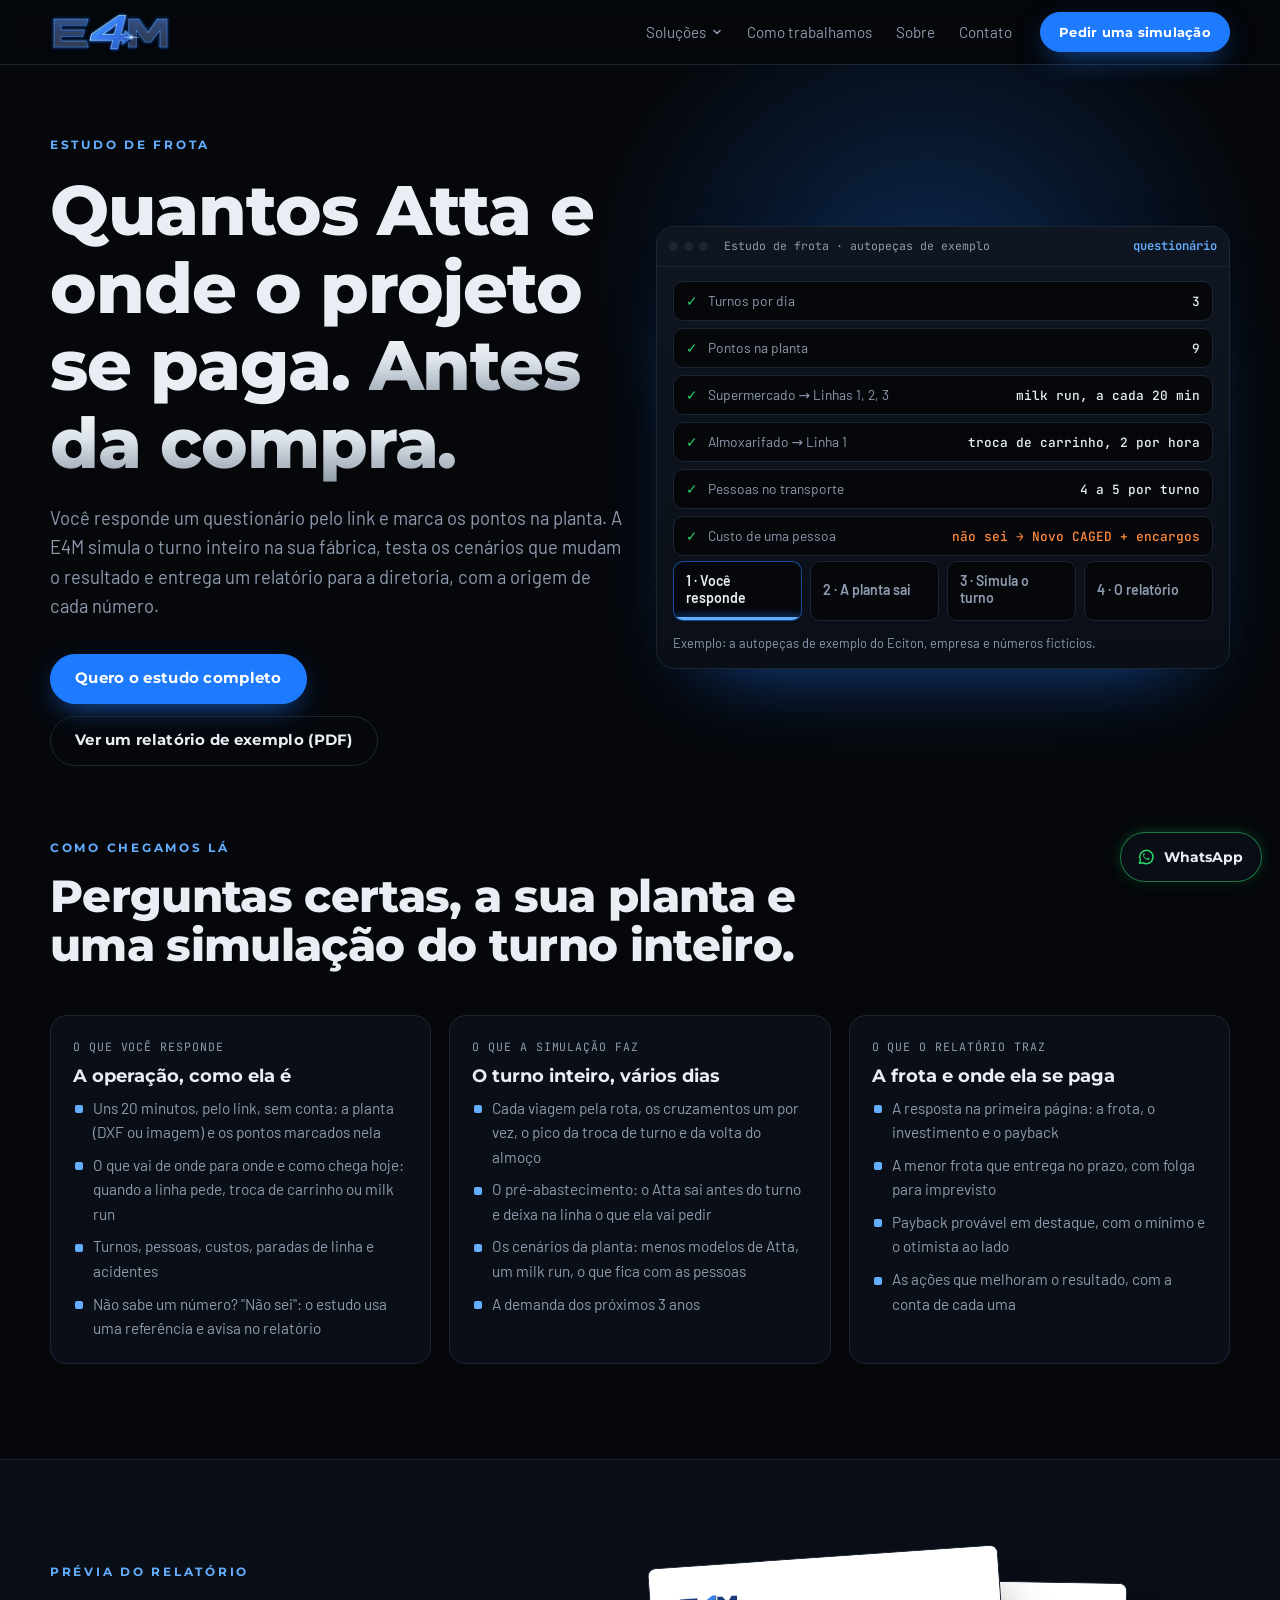
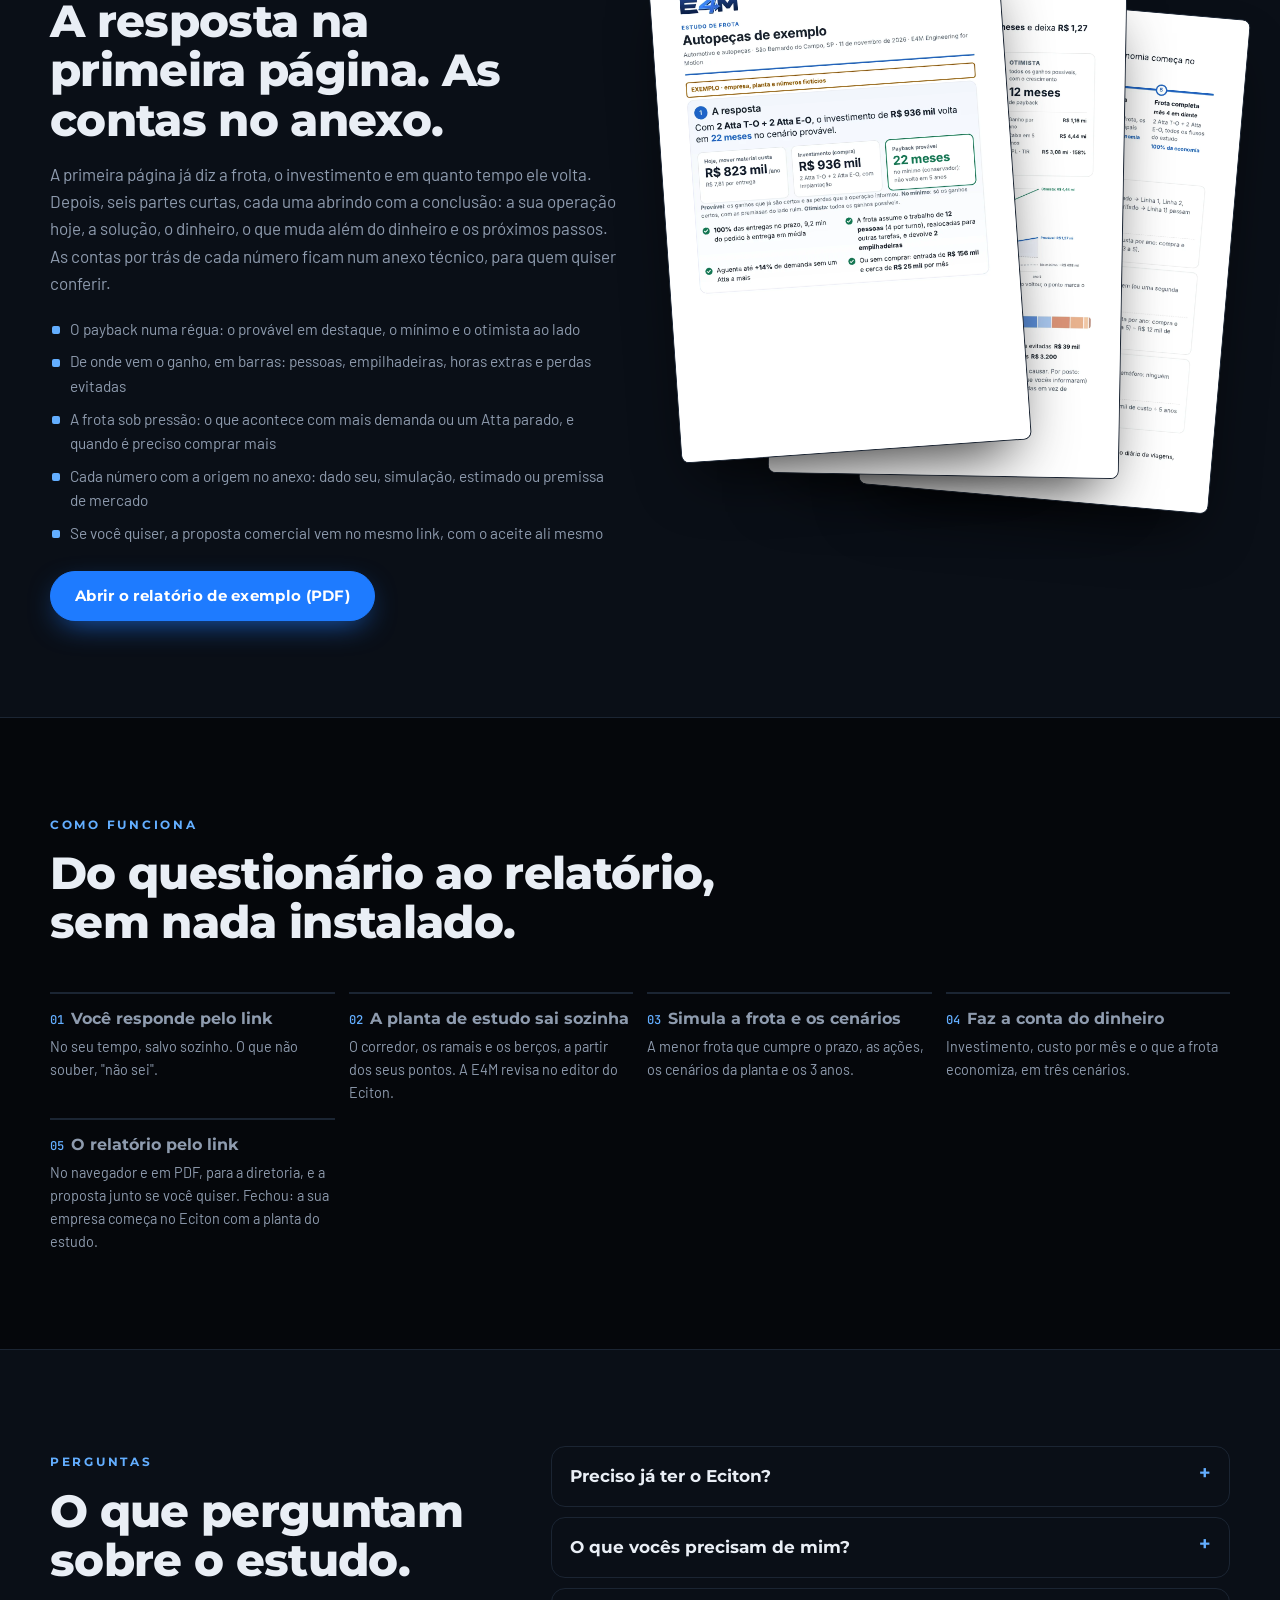
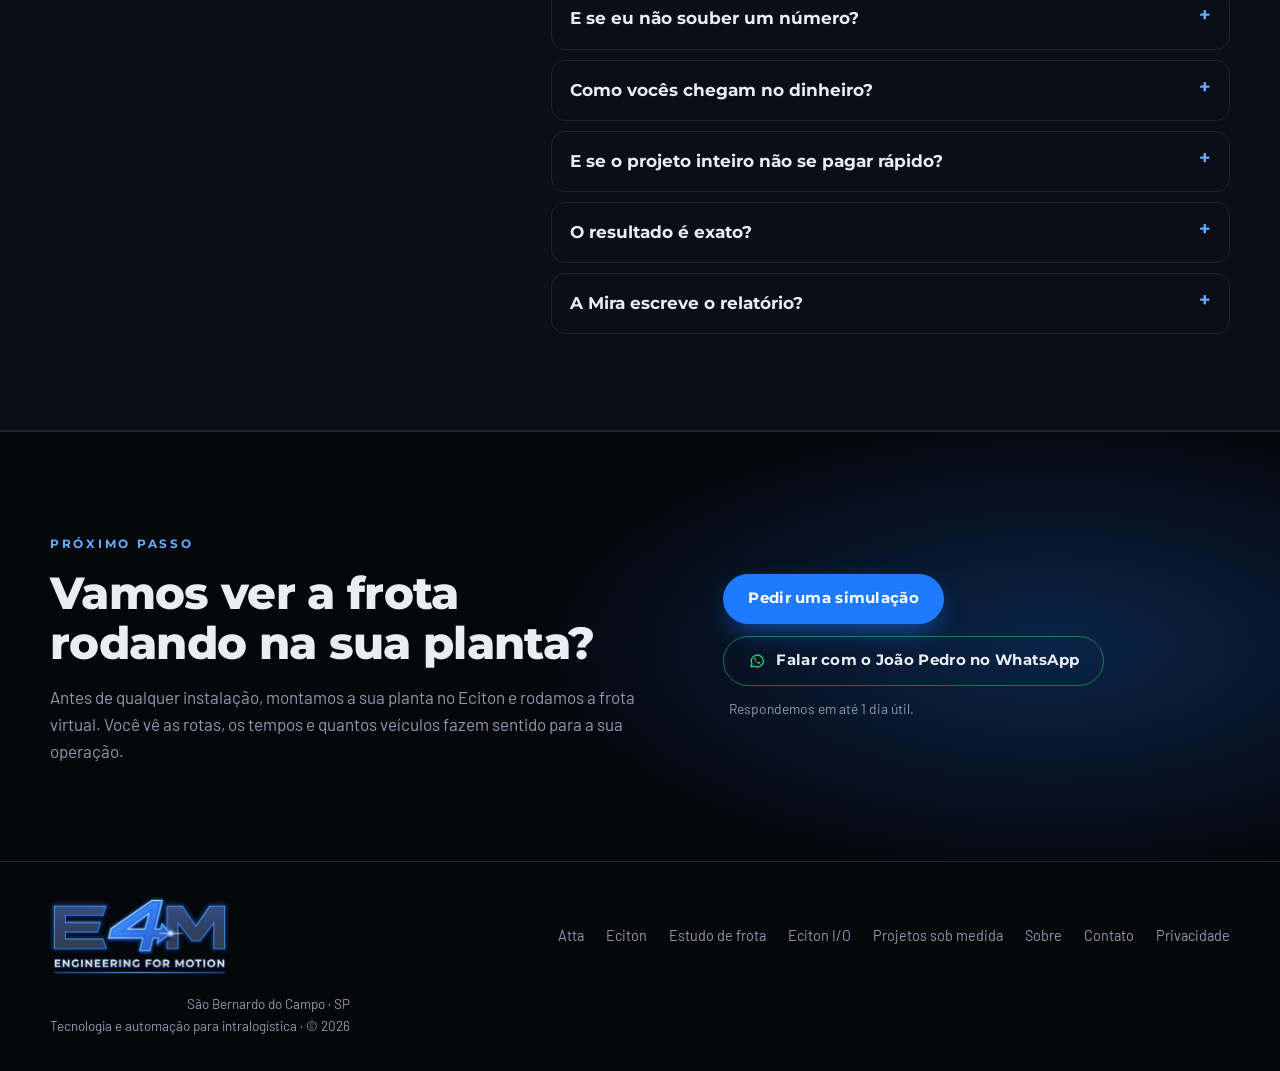
<file: estudo.html>
<!doctype html>
<html lang="pt-BR">
<head>
<meta charset="utf-8">
<meta name="viewport" content="width=device-width, initial-scale=1, viewport-fit=cover">
<title>Estudo de frota · quantos Atta você precisa · E4M</title>
<meta name="description" content="Estudo de frota da E4M: você responde um questionário pelo link, a E4M simula o turno inteiro na sua planta e o relatório diz quantos Atta, onde o projeto se paga e em quanto tempo o investimento volta, com a origem de cada número.">
<meta name="claude:viewport-fit-sides" content="cover">
<meta property="og:type" content="website">
<meta property="og:site_name" content="E4M · Engineering for Motion">
<meta property="og:title" content="Estudo de frota · quantos Atta você precisa · E4M">
<meta property="og:description" content="Estudo de frota da E4M: você responde um questionário pelo link, a E4M simula o turno inteiro na sua planta e o relatório diz quantos Atta, onde o projeto se paga e em quanto tempo o investimento volta, com a origem de cada número.">
<meta property="og:locale" content="pt_BR">
<meta property="og:image" content="https://vectora-sandy.vercel.app/assets/og.jpg">
<meta property="og:image:width" content="1200">
<meta property="og:image:height" content="630">
<meta name="twitter:card" content="summary_large_image">
<meta property="og:url" content="https://vectora-sandy.vercel.app/estudo">
<link rel="canonical" href="https://vectora-sandy.vercel.app/estudo">
<meta name="theme-color" content="#05070B">
<link rel="icon" type="image/png" href="[data-uri]">
<link rel="preconnect" href="https://fonts.googleapis.com">
<link rel="preconnect" href="https://fonts.gstatic.com" crossorigin>
<link rel="stylesheet" href="https://fonts.googleapis.com/css2?family=Montserrat:wght@500;600;700;800&family=Barlow:wght@400;500;600&family=JetBrains+Mono:wght@400;500&display=swap">
<link rel="stylesheet" href="assets/estilo.css?v=202611112100">
<link rel="stylesheet" href="assets/polish-site.css">
</head>
<body data-pagina="estudo">

<header class="topo faixa">
    <div class="caixa">
        <a class="marca" href="index.html" aria-label="E4M, início"><img src="assets/marca.webp" alt="E4M" width="121" height="40"></a>
        <nav class="menu" id="menu" aria-label="Páginas">
            <div class="menu-grupo">
                <button type="button" class="menu-abre" aria-expanded="false" aria-controls="subSolucoes">Soluções<svg viewBox="0 0 12 12" aria-hidden="true"><path d="M3 4.5l3 3 3-3" fill="none" stroke="currentColor" stroke-width="1.6" stroke-linecap="round" stroke-linejoin="round"/></svg></button>
                <div class="submenu" id="subSolucoes">
                    <a href="atta.html" data-pag="atta"><b>Atta</b><span>Veículos autônomos · AGV</span></a>
                    <a href="eciton.html" data-pag="eciton"><b>Eciton</b><span>Supervisão de frota</span></a>
                    <a href="estudo.html" data-pag="estudo"><b>Estudo de frota</b><span>Quantos Atta a operação precisa</span></a>
                    <a href="eciton-io.html" data-pag="eciton-io"><b>Eciton I/O</b><span>Portas, semáforos e alarme</span></a>
                    <a href="index.html#sob-medida"><b>Projetos sob medida</b><span>Engenharia para o seu fluxo</span></a>
                </div>
            </div>
            <a href="index.html#como-trabalhamos">Como trabalhamos</a>
            <a href="sobre.html" data-pag="sobre">Sobre</a>
            <a href="contato.html" data-pag="contato">Contato</a>
            <a class="botao cheio menu-cta" href="contato.html">Pedir uma simulação</a>
        </nav>
        <a class="botao cheio topo-cta" href="contato.html">Pedir uma simulação</a>
        <button type="button" class="hamburguer" id="hamburguer" aria-expanded="false" aria-controls="menu" aria-label="Abrir menu"><i></i><i></i><i></i></button>
    </div>
</header>

<main id="inicio">
    <section class="hero faixa hero-estudo">
        <div class="caixa">
            <div class="hero-texto">
                <span class="olho">Estudo de frota</span>
                <h1>Quantos Atta e onde o projeto se paga. <span class="prata">Antes da compra.</span></h1>
                <p class="texto">Você responde um questionário pelo link e marca os pontos na planta. A E4M simula o turno inteiro na sua fábrica, testa os cenários que mudam o resultado e entrega um relatório para a diretoria, com a origem de cada número.</p>
                <div class="acoes">
                    <a class="botao cheio" href="contato.html?interesse=atta&amp;origem=estudo">Quero o estudo completo</a>
                    <a class="botao" href="assets/estudo-de-frota-exemplo.pdf" target="_blank" rel="noopener">Ver um relatório de exemplo (PDF)</a>
                </div>
            </div>
            <figure class="estudo-anim" id="estudoAnim" data-etapa="0" aria-label="Do questionário ao relatório: você responde, a planta de estudo sai sozinha, a simulação roda o turno e o relatório mostra a frota e o payback">
                <div class="janela-barra"><i></i><i></i><i></i><span>Estudo de frota · autopeças de exemplo</span><b class="painel-hora" id="eaStatus">questionário</b></div>
                <div class="ea-palco">
                    <div class="ea-etapa" data-e="0" aria-hidden="false">
                        <ul class="ea-form">
                            <li><span>Turnos por dia</span><b>3</b></li>
                            <li><span>Pontos na planta</span><b>9</b></li>
                            <li><span>Supermercado → Linhas 1, 2, 3</span><b>milk run, a cada 20 min</b></li>
                            <li><span>Almoxarifado → Linha 1</span><b>troca de carrinho, 2 por hora</b></li>
                            <li><span>Pessoas no transporte</span><b>4 a 5 por turno</b></li>
                            <li><span>Custo de uma pessoa</span><b class="nao-sei">não sei → Novo CAGED + encargos</b></li>
                        </ul>
                    </div>
                    <div class="ea-etapa ea-planta-caixa" data-e="1" aria-hidden="true">
                        <svg class="ea-planta" viewBox="0 0 320 180" aria-hidden="true">
                            <rect class="ea-anel" x="40" y="40" width="240" height="100" rx="10"/>
                            <g class="ea-ramais"><path d="M40 90H20"/><path d="M90 40V22"/><path d="M160 40V22"/><path d="M230 40V22"/><path d="M90 140v18"/><path d="M160 140v18"/><path d="M230 140v18"/><path d="M280 90h20"/></g>
                            <g class="ea-pontos"><circle cx="20" cy="90" r="5"/><circle cx="90" cy="20" r="5"/><circle cx="160" cy="20" r="5"/><circle cx="230" cy="20" r="5"/><circle cx="90" cy="160" r="5"/><circle cx="160" cy="160" r="5"/><circle cx="230" cy="160" r="5"/><circle cx="300" cy="90" r="5"/><rect x="34" y="128" width="9" height="9" rx="2" class="ea-berco"/></g>
                            <g class="ea-rotulos"><text x="20" y="108">Super</text><text x="160" y="12">Linhas 1–3</text><text x="160" y="176">Linhas 4–6</text><text x="296" y="108">Exp.</text></g>
                        </svg>
                        <p class="ea-legenda">Dos pontos e dos fluxos sai a planta de estudo: o corredor, os ramais e os berços.</p>
                    </div>
                    <div class="ea-etapa ea-planta-caixa" data-e="2" aria-hidden="true">
                        <svg class="ea-planta" viewBox="0 0 320 180" aria-hidden="true">
                            <rect class="ea-anel fixo" x="40" y="40" width="240" height="100" rx="10"/>
                            <g class="ea-ramais fixo"><path d="M40 90H20"/><path d="M90 40V22"/><path d="M160 40V22"/><path d="M230 40V22"/><path d="M90 140v18"/><path d="M160 140v18"/><path d="M230 140v18"/><path d="M280 90h20"/></g>
                            <g id="eaAttas"></g>
                            <rect x="140" y="30" width="40" height="20" rx="4" class="ea-zona"/>
                        </svg>
                        <div class="ea-contadores"><span>turno <b id="eaHora">06:00</b></span><span>dia <b id="eaDia">1</b> de 8</span><span>no prazo <b id="eaPrazo">--</b></span></div>
                    </div>
                    <div class="ea-etapa" data-e="3" aria-hidden="true">
                        <div class="ea-rel">
                            <div class="ea-rel-topo"><span>Frota recomendada</span><b>2 Atta T + 2 Atta E</b><small>418 entregas por dia · 99% a 100% no prazo</small></div>
                            <div class="ea-rel-pb"><span>Payback provável</span><b>22 meses</b><small>otimista: 12 meses · se desligar em vez de realocar: 14</small></div>
                            <div class="ea-rel-curva" aria-hidden="true"><i style="--h:18%"></i><i style="--h:32%"></i><i style="--h:48%"></i><i style="--h:66%"></i><i style="--h:84%"></i><i style="--h:100%"></i><span>caixa acumulado em 5 anos</span></div>
                        </div>
                    </div>
                </div>
                <div class="capitulos ea-passos" id="eaPassos" role="group" aria-label="Etapas do estudo">
                    <button type="button" data-e="0"><span>1 · Você responde</span><i></i></button>
                    <button type="button" data-e="1"><span>2 · A planta sai</span><i></i></button>
                    <button type="button" data-e="2"><span>3 · Simula o turno</span><i></i></button>
                    <button type="button" data-e="3"><span>4 · O relatório</span><i></i></button>
                </div>
                <figcaption>Exemplo: a autopeças de exemplo do Eciton, empresa e números fictícios.</figcaption>
            </figure>
        </div>
    </section>

    <section class="secao faixa" id="como-chegamos" style="padding-top:24px">
        <div class="caixa">
            <div class="cabeca">
                <span class="olho">Como chegamos lá</span>
                <h2>Perguntas certas, a sua planta e uma simulação do turno inteiro.</h2>
            </div>
            <div class="estudo-tres">
                <article>
                    <span class="rot">O que você responde</span>
                    <h3>A operação, como ela é</h3>
                    <ul><li>Uns 20 minutos, pelo link, sem conta: a planta (DXF ou imagem) e os pontos marcados nela</li><li>O que vai de onde para onde e como chega hoje: quando a linha pede, troca de carrinho ou milk run</li><li>Turnos, pessoas, custos, paradas de linha e acidentes</li><li>Não sabe um número? "Não sei": o estudo usa uma referência e avisa no relatório</li></ul>
                </article>
                <article>
                    <span class="rot">O que a simulação faz</span>
                    <h3>O turno inteiro, vários dias</h3>
                    <ul><li>Cada viagem pela rota, os cruzamentos um por vez, o pico da troca de turno e da volta do almoço</li><li>O pré-abastecimento: o Atta sai antes do turno e deixa na linha o que ela vai pedir</li><li>Os cenários da planta: menos modelos de Atta, um milk run, o que fica com as pessoas</li><li>A demanda dos próximos 3 anos</li></ul>
                </article>
                <article>
                    <span class="rot">O que o relatório traz</span>
                    <h3>A frota e onde ela se paga</h3>
                    <ul><li>A resposta na primeira página: a frota, o investimento e o payback</li><li>A menor frota que entrega no prazo, com folga para imprevisto</li><li>Payback provável em destaque, com o mínimo e o otimista ao lado</li><li>As ações que melhoram o resultado, com a conta de cada uma</li></ul>
                </article>
            </div>
        </div>
    </section>

    <section class="secao faixa" id="relatorio" style="background:var(--fundo-2);border-block:1px solid var(--linha)">
        <div class="caixa agv-intro">
            <div>
                <span class="olho">Prévia do relatório</span>
                <h2 style="margin-top:14px">A resposta na primeira página. As contas no anexo.</h2>
                <p class="texto" style="margin-top:16px">A primeira página já diz a frota, o investimento e em quanto tempo ele volta. Depois, seis partes curtas, cada uma abrindo com a conclusão: a sua operação hoje, a solução, o dinheiro, o que muda além do dinheiro e os próximos passos. As contas por trás de cada número ficam num anexo técnico, para quem quiser conferir.</p>
                <ul class="lista-ok">
                    <li>O payback numa régua: o provável em destaque, o mínimo e o otimista ao lado</li>
                    <li>De onde vem o ganho, em barras: pessoas, empilhadeiras, horas extras e perdas evitadas</li>
                    <li>A frota sob pressão: o que acontece com mais demanda ou um Atta parado, e quando é preciso comprar mais</li>
                    <li>Cada número com a origem no anexo: dado seu, simulação, estimado ou premissa de mercado</li>
                    <li>Se você quiser, a proposta comercial vem no mesmo link, com o aceite ali mesmo</li>
                </ul>
                <a class="botao cheio" href="assets/estudo-de-frota-exemplo.pdf" target="_blank" rel="noopener" style="margin-top:26px">Abrir o relatório de exemplo (PDF)</a>
            </div>
            <div class="rel-paginas" aria-label="Páginas do relatório de exemplo">
                <a href="assets/estudo-de-frota-exemplo.pdf" target="_blank" rel="noopener" class="rel-pag p1"><img src="assets/estudo246-pag1.webp" alt="Página 1: a resposta, com a frota, o investimento e o payback numa régua" width="620" height="877" loading="lazy"></a>
                <a href="assets/estudo-de-frota-exemplo.pdf" target="_blank" rel="noopener" class="rel-pag p2"><img src="assets/estudo246-pag2.webp" alt="Página: o dinheiro, os três cenários e o caixa em 5 anos" width="620" height="877" loading="lazy"></a>
                <a href="assets/estudo-de-frota-exemplo.pdf" target="_blank" rel="noopener" class="rel-pag p3"><img src="assets/estudo246-pag3.webp" alt="Página: os próximos passos, a implantação e as ações que melhoram o resultado" width="620" height="877" loading="lazy"></a>
            </div>
        </div>
    </section>

    <section class="secao faixa" id="como">
        <div class="caixa">
            <div class="cabeca">
                <span class="olho">Como funciona</span>
                <h2>Do questionário ao relatório, sem nada instalado.</h2>
            </div>
            <ol class="passos-ec">
                <li><b>Você responde pelo link</b><span>No seu tempo, salvo sozinho. O que não souber, "não sei".</span></li>
                <li><b>A planta de estudo sai sozinha</b><span>O corredor, os ramais e os berços, a partir dos seus pontos. A E4M revisa no editor do Eciton.</span></li>
                <li><b>Simula a frota e os cenários</b><span>A menor frota que cumpre o prazo, as ações, os cenários da planta e os 3 anos.</span></li>
                <li><b>Faz a conta do dinheiro</b><span>Investimento, custo por mês e o que a frota economiza, em três cenários.</span></li>
                <li><b>O relatório pelo link</b><span>No navegador e em PDF, para a diretoria, e a proposta junto se você quiser. Fechou: a sua empresa começa no Eciton com a planta do estudo.</span></li>
            </ol>
        </div>
    </section>

    <section class="secao faixa" id="perguntas" style="background:var(--fundo-2);border-block:1px solid var(--linha)">
        <div class="caixa perguntas-grade">
            <div>
                <span class="olho">Perguntas</span>
                <h2 style="margin-top:14px">O que perguntam sobre o estudo.</h2>
            </div>
            <div class="perguntas">
                <details><summary>Preciso já ter o Eciton?</summary><p>Não. O estudo é feito pela E4M antes da compra: você responde o questionário pelo link e recebe o relatório também por link, com prazo de validade. Fechou o negócio, a sua empresa começa no Eciton já com a planta, as missões e os postos do estudo.</p></details>
                <details><summary>O que vocês precisam de mim?</summary><p>Uns 20 minutos no questionário: o DXF da planta (o DWG do AutoCAD se salva como DXF em um clique) ou uma imagem com a largura do galpão, os pontos marcados nela, o que vai de onde para onde e como (quando a linha pede, troca de carrinho ou milk run), os turnos e o que você souber de custo. Para mais precisão, três a cinco dias de diário de viagens no celular ou a planilha de movimentações do seu sistema.</p></details>
                <details><summary>E se eu não souber um número?</summary><p>Marque "não sei" ou dê uma faixa. O estudo preenche nesta ordem: a conta a partir de outra resposta, a referência pública (o custo de uma pessoa, por exemplo, vem do salário médio de admissão do Novo CAGED com os encargos) e, por último, uma premissa de mercado. Cada número sai no relatório com a origem.</p></details>
                <details><summary>Como vocês chegam no dinheiro?</summary><p>Investimento (os Atta, a implantação), custo por mês (a assinatura do Eciton, a manutenção, a energia) e o que a frota economiza: as pessoas que saem do transporte (quem faz só isso sai inteiro), as empilhadeiras e rebocadores, as horas extras e, no cenário provável, as perdas que você informou, com a melhoria mínima. O payback provável fica em destaque; o conservador mostra o mínimo, só com os ganhos confirmados.</p></details>
                <details><summary>E se o projeto inteiro não se pagar rápido?</summary><p>O relatório mostra onde ele se paga: os fluxos em ordem de valor e a frota de cada parte. Muitas vezes, começar por uma fase 1 menor volta bem antes, e o resto entra depois. Os cenários da planta mostram também o que muda com menos modelos de Atta ou um milk run.</p></details>
                <details><summary>O resultado é exato?</summary><p>É uma simulação rápida e honesta sobre os seus limites. A bateria entra por uma conta à parte (energia, recargas e carregadores); falhas e pessoas no caminho não entram. Por isso a meta deixa folga e o resultado vem em faixa, do dia ruim ao dia bom. A frota escolhida é conferida no Atta virtual, com o programa real, antes do piloto.</p></details>
                <details><summary>A Mira escreve o relatório?</summary><p>Com a Mira Pro, a assistente do Eciton completa os fluxos que faltam no questionário (marcados como estimados) e escreve a análise para a diretoria: por que o payback deu o que deu, qual cenário vale mais e o que confirmar na visita. Só com os números do estudo: a Mira explica, não inventa número.</p></details>
            </div>
        </div>
    </section>
</main>

<section class="chamada faixa" id="chamada">
    <div class="caixa">
        <div>
            <span class="olho">Próximo passo</span>
            <h2>Vamos ver a frota rodando na sua planta?</h2>
            <p class="texto">Antes de qualquer instalação, montamos a sua planta no Eciton e rodamos a frota virtual. Você vê as rotas, os tempos e quantos veículos fazem sentido para a sua operação.</p>
        </div>
        <div class="chamada-acoes">
            <a class="botao cheio" href="contato.html">Pedir uma simulação</a>
            <a class="botao zap" href="https://wa.me/5511969095610?text=Ol%C3%A1%2C%20Jo%C3%A3o%20Pedro%21%20Vi%20o%20site%20da%20E4M%20e%20quero%20conversar%20sobre%20automa%C3%A7%C3%A3o%20da%20movimenta%C3%A7%C3%A3o%20de%20materiais." target="_blank" rel="noopener"><svg viewBox="0 0 24 24" aria-hidden="true"><path d="M4 19.5l1.3-3.9A8 8 0 1 1 8.6 19z" fill="none" stroke="currentColor" stroke-width="1.8" stroke-linejoin="round"/><path d="M9 9.5c.3 1.8 2.6 4.1 4.5 4.6l1.1-1.1 1.9.9c-.3 1.3-1.4 1.9-2.4 1.7-2.8-.6-5.2-3-5.8-5.8-.2-1 .4-2.1 1.7-2.4l.9 1.9z" fill="currentColor"/></svg>Falar com o João Pedro no WhatsApp</a>
            <small>Respondemos em até 1 dia útil.</small>
        </div>
    </div>
</section>

<footer class="rodape faixa">
    <div class="caixa">
        <img src="assets/placa.webp" alt="E4M · Engineering for Motion" width="180" height="78" loading="lazy">
        <nav class="rodape-links" aria-label="Rodapé">
            <a href="atta.html">Atta</a>
            <a href="eciton.html">Eciton</a>
            <a href="estudo.html">Estudo de frota</a>
            <a href="eciton-io.html">Eciton I/O</a>
            <a href="index.html#sob-medida">Projetos sob medida</a>
            <a href="sobre.html">Sobre</a>
            <a href="contato.html">Contato</a>
            <a href="privacidade.html" class="leve">Privacidade</a>
        </nav>
        <span class="rodape-fim">São Bernardo do Campo · SP<br>Tecnologia e automação para intralogística · © 2026</span>
    </div>
</footer>

<a class="zap-flutuante" href="https://wa.me/5511969095610?text=Ol%C3%A1%2C%20Jo%C3%A3o%20Pedro%21%20Vi%20o%20site%20da%20E4M%20e%20quero%20conversar%20sobre%20automa%C3%A7%C3%A3o%20da%20movimenta%C3%A7%C3%A3o%20de%20materiais." target="_blank" rel="noopener" aria-label="Falar no WhatsApp"><svg viewBox="0 0 24 24" aria-hidden="true"><path d="M4 19.5l1.3-3.9A8 8 0 1 1 8.6 19z" fill="none" stroke="currentColor" stroke-width="1.8" stroke-linejoin="round"/><path d="M9 9.5c.3 1.8 2.6 4.1 4.5 4.6l1.1-1.1 1.9.9c-.3 1.3-1.4 1.9-2.4 1.7-2.8-.6-5.2-3-5.8-5.8-.2-1 .4-2.1 1.7-2.4l.9 1.9z" fill="currentColor"/></svg><span>WhatsApp</span></a>

<script src="assets/site.js?v=202611112100" defer></script>
<script src="assets/estudo.js?v=202611112100" defer></script>
<script src="assets/polish-site.js" defer></script>
</body>
</html>
</file>
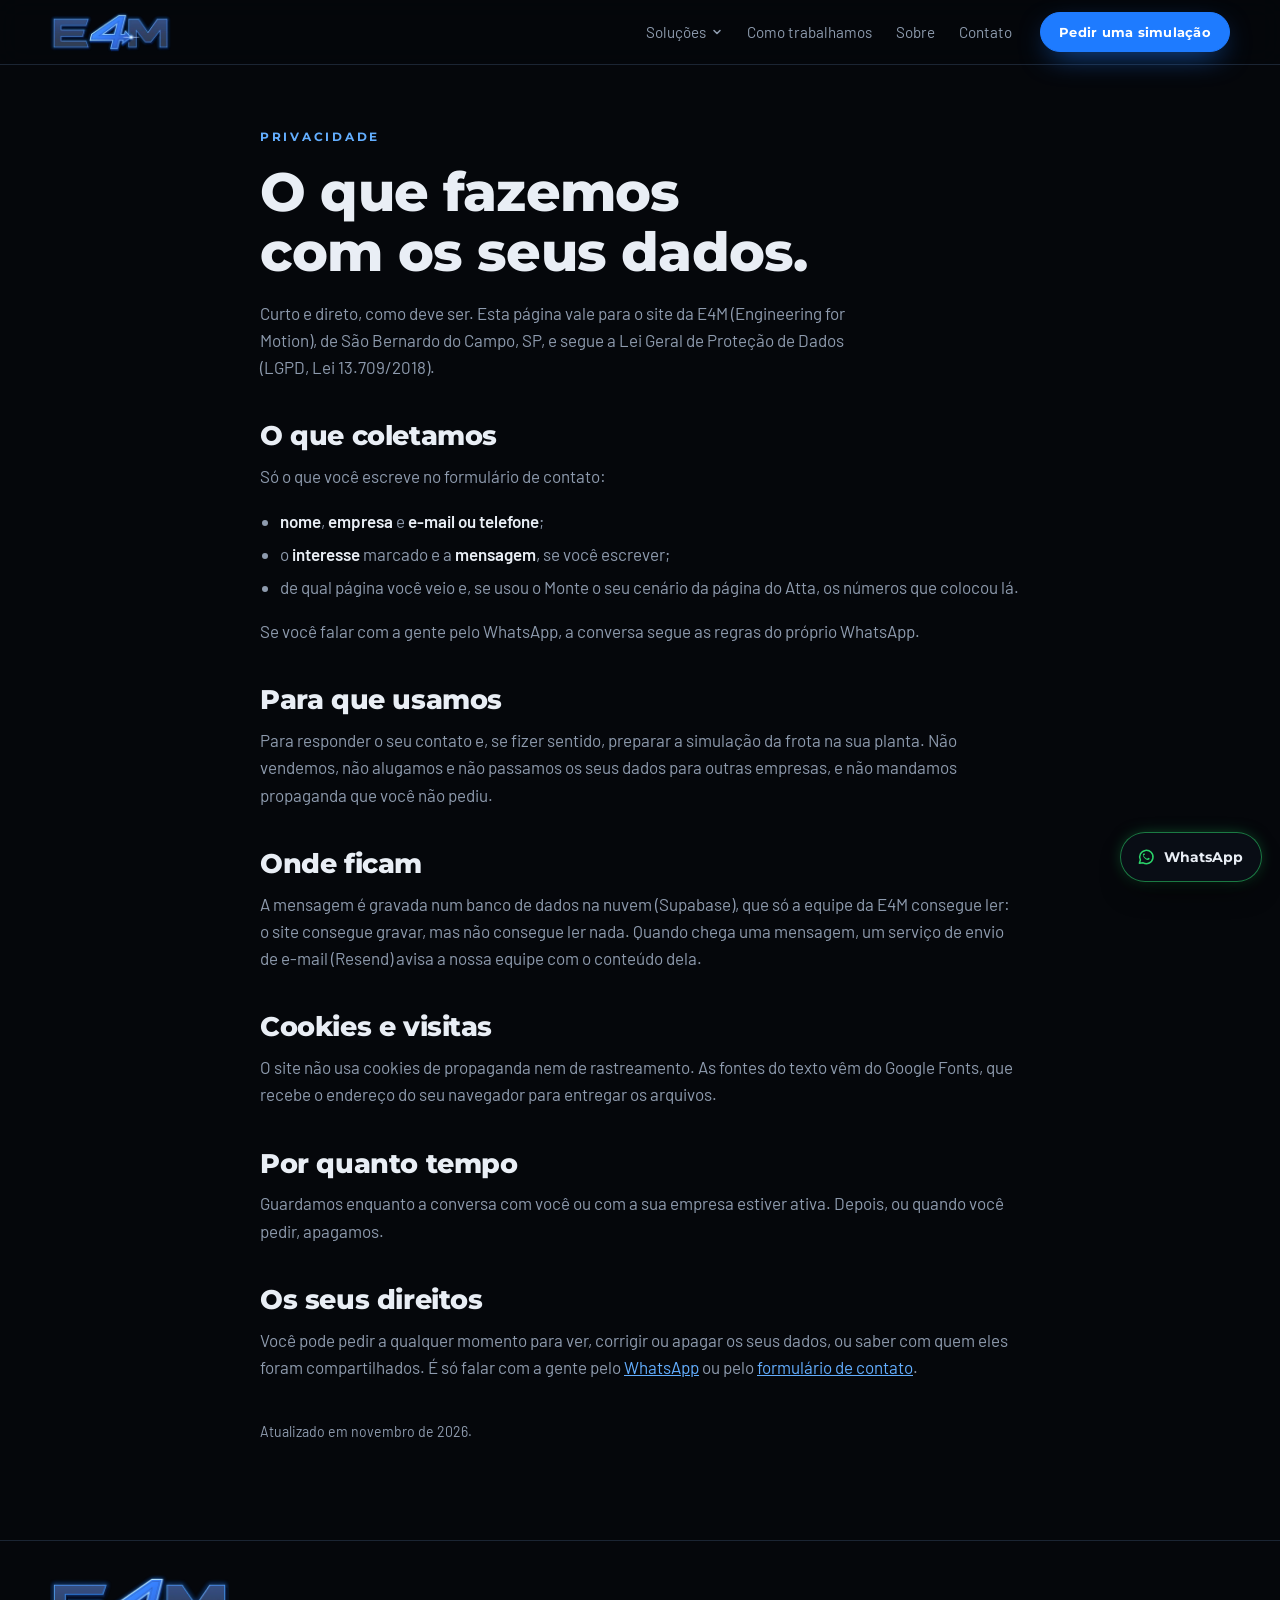
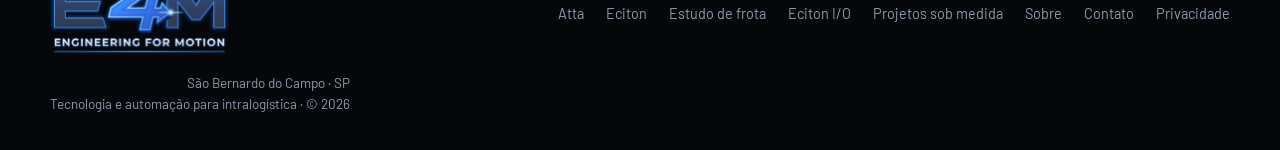
<file: privacidade.html>
<!doctype html>
<html lang="pt-BR">
<head>
<meta charset="utf-8">
<meta name="viewport" content="width=device-width, initial-scale=1, viewport-fit=cover">
<title>Privacidade · E4M</title>
<meta name="description" content="Como a E4M trata os dados que você manda pelo formulário de contato e pelo WhatsApp, em linha com a LGPD.">
<meta name="claude:viewport-fit-sides" content="cover">
<meta property="og:type" content="website">
<meta property="og:site_name" content="E4M · Engineering for Motion">
<meta property="og:title" content="Privacidade · E4M">
<meta property="og:description" content="Como a E4M trata os dados que você manda pelo formulário de contato e pelo WhatsApp, em linha com a LGPD.">
<meta property="og:locale" content="pt_BR">
<meta property="og:image" content="https://vectora-sandy.vercel.app/assets/og.jpg">
<meta property="og:image:width" content="1200">
<meta property="og:image:height" content="630">
<meta name="twitter:card" content="summary_large_image">
<meta property="og:url" content="https://vectora-sandy.vercel.app/privacidade">
<link rel="canonical" href="https://vectora-sandy.vercel.app/privacidade">
<meta name="theme-color" content="#05070B">
<link rel="icon" type="image/png" href="[data-uri]">
<link rel="preconnect" href="https://fonts.googleapis.com">
<link rel="preconnect" href="https://fonts.gstatic.com" crossorigin>
<link rel="stylesheet" href="https://fonts.googleapis.com/css2?family=Montserrat:wght@500;600;700;800&family=Barlow:wght@400;500;600&family=JetBrains+Mono:wght@400;500&display=swap">
<link rel="stylesheet" href="assets/estilo.css?v=202611112100">
<link rel="stylesheet" href="assets/polish-site.css">
</head>
<body data-pagina="privacidade">

<header class="topo faixa">
    <div class="caixa">
        <a class="marca" href="index.html" aria-label="E4M, início"><img src="assets/marca.webp" alt="E4M" width="121" height="40"></a>
        <nav class="menu" id="menu" aria-label="Páginas">
            <div class="menu-grupo">
                <button type="button" class="menu-abre" aria-expanded="false" aria-controls="subSolucoes">Soluções<svg viewBox="0 0 12 12" aria-hidden="true"><path d="M3 4.5l3 3 3-3" fill="none" stroke="currentColor" stroke-width="1.6" stroke-linecap="round" stroke-linejoin="round"/></svg></button>
                <div class="submenu" id="subSolucoes">
                    <a href="atta.html" data-pag="atta"><b>Atta</b><span>Veículos autônomos · AGV</span></a>
                    <a href="eciton.html" data-pag="eciton"><b>Eciton</b><span>Supervisão de frota</span></a>
                    <a href="estudo.html" data-pag="estudo"><b>Estudo de frota</b><span>Quantos Atta a operação precisa</span></a>
                    <a href="eciton-io.html" data-pag="eciton-io"><b>Eciton I/O</b><span>Portas, semáforos e alarme</span></a>
                    <a href="index.html#sob-medida"><b>Projetos sob medida</b><span>Engenharia para o seu fluxo</span></a>
                </div>
            </div>
            <a href="index.html#como-trabalhamos">Como trabalhamos</a>
            <a href="sobre.html" data-pag="sobre">Sobre</a>
            <a href="contato.html" data-pag="contato">Contato</a>
            <a class="botao cheio menu-cta" href="contato.html">Pedir uma simulação</a>
        </nav>
        <a class="botao cheio topo-cta" href="contato.html">Pedir uma simulação</a>
        <button type="button" class="hamburguer" id="hamburguer" aria-expanded="false" aria-controls="menu" aria-label="Abrir menu"><i></i><i></i><i></i></button>
    </div>
</header>

<main id="inicio">
    <section class="secao faixa" style="padding-top:56px">
        <div class="caixa legal">
            <span class="olho">Privacidade</span>
            <h1 class="h1-menor" style="margin-top:14px">O que fazemos com os seus dados.</h1>
            <p class="texto" style="margin-top:18px">Curto e direto, como deve ser. Esta página vale para o site da E4M (Engineering for Motion), de São Bernardo do Campo, SP, e segue a Lei Geral de Proteção de Dados (LGPD, Lei 13.709/2018).</p>

            <h2>O que coletamos</h2>
            <p>Só o que você escreve no formulário de contato:</p>
            <ul>
                <li><b>nome</b>, <b>empresa</b> e <b>e-mail ou telefone</b>;</li>
                <li>o <b>interesse</b> marcado e a <b>mensagem</b>, se você escrever;</li>
                <li>de qual página você veio e, se usou o Monte o seu cenário da página do Atta, os números que colocou lá.</li>
            </ul>
            <p style="margin-top:10px">Se você falar com a gente pelo WhatsApp, a conversa segue as regras do próprio WhatsApp.</p>

            <h2>Para que usamos</h2>
            <p>Para responder o seu contato e, se fizer sentido, preparar a simulação da frota na sua planta. Não vendemos, não alugamos e não passamos os seus dados para outras empresas, e não mandamos propaganda que você não pediu.</p>

            <h2>Onde ficam</h2>
            <p>A mensagem é gravada num banco de dados na nuvem (Supabase), que só a equipe da E4M consegue ler: o site consegue gravar, mas não consegue ler nada. Quando chega uma mensagem, um serviço de envio de e-mail (Resend) avisa a nossa equipe com o conteúdo dela.</p>

            <h2>Cookies e visitas</h2>
            <p>O site não usa cookies de propaganda nem de rastreamento. As fontes do texto vêm do Google Fonts, que recebe o endereço do seu navegador para entregar os arquivos.</p>

            <h2>Por quanto tempo</h2>
            <p>Guardamos enquanto a conversa com você ou com a sua empresa estiver ativa. Depois, ou quando você pedir, apagamos.</p>

            <h2>Os seus direitos</h2>
            <p>Você pode pedir a qualquer momento para ver, corrigir ou apagar os seus dados, ou saber com quem eles foram compartilhados. É só falar com a gente pelo <a href="https://wa.me/5511969095610?text=Ol%C3%A1%2C%20Jo%C3%A3o%20Pedro%21%20Vi%20o%20site%20da%20E4M%20e%20quero%20conversar%20sobre%20automa%C3%A7%C3%A3o%20da%20movimenta%C3%A7%C3%A3o%20de%20materiais." target="_blank" rel="noopener" style="color:var(--azul-claro)">WhatsApp</a> ou pelo <a href="contato.html" style="color:var(--azul-claro)">formulário de contato</a>.</p>

            <p class="suave-p" style="margin-top:40px">Atualizado em novembro de 2026.</p>
        </div>
    </section>
</main>

<footer class="rodape faixa">
    <div class="caixa">
        <img src="assets/placa.webp" alt="E4M · Engineering for Motion" width="180" height="78" loading="lazy">
        <nav class="rodape-links" aria-label="Rodapé">
            <a href="atta.html">Atta</a>
            <a href="eciton.html">Eciton</a>
            <a href="estudo.html">Estudo de frota</a>
            <a href="eciton-io.html">Eciton I/O</a>
            <a href="index.html#sob-medida">Projetos sob medida</a>
            <a href="sobre.html">Sobre</a>
            <a href="contato.html">Contato</a>
            <a href="privacidade.html" class="leve">Privacidade</a>
        </nav>
        <span class="rodape-fim">São Bernardo do Campo · SP<br>Tecnologia e automação para intralogística · © 2026</span>
    </div>
</footer>

<a class="zap-flutuante" href="https://wa.me/5511969095610?text=Ol%C3%A1%2C%20Jo%C3%A3o%20Pedro%21%20Vi%20o%20site%20da%20E4M%20e%20quero%20conversar%20sobre%20automa%C3%A7%C3%A3o%20da%20movimenta%C3%A7%C3%A3o%20de%20materiais." target="_blank" rel="noopener" aria-label="Falar no WhatsApp"><svg viewBox="0 0 24 24" aria-hidden="true"><path d="M4 19.5l1.3-3.9A8 8 0 1 1 8.6 19z" fill="none" stroke="currentColor" stroke-width="1.8" stroke-linejoin="round"/><path d="M9 9.5c.3 1.8 2.6 4.1 4.5 4.6l1.1-1.1 1.9.9c-.3 1.3-1.4 1.9-2.4 1.7-2.8-.6-5.2-3-5.8-5.8-.2-1 .4-2.1 1.7-2.4l.9 1.9z" fill="currentColor"/></svg><span>WhatsApp</span></a>

<script src="assets/site.js?v=202611112100" defer></script>

<script src="assets/polish-site.js" defer></script>
</body>
</html>
</file>
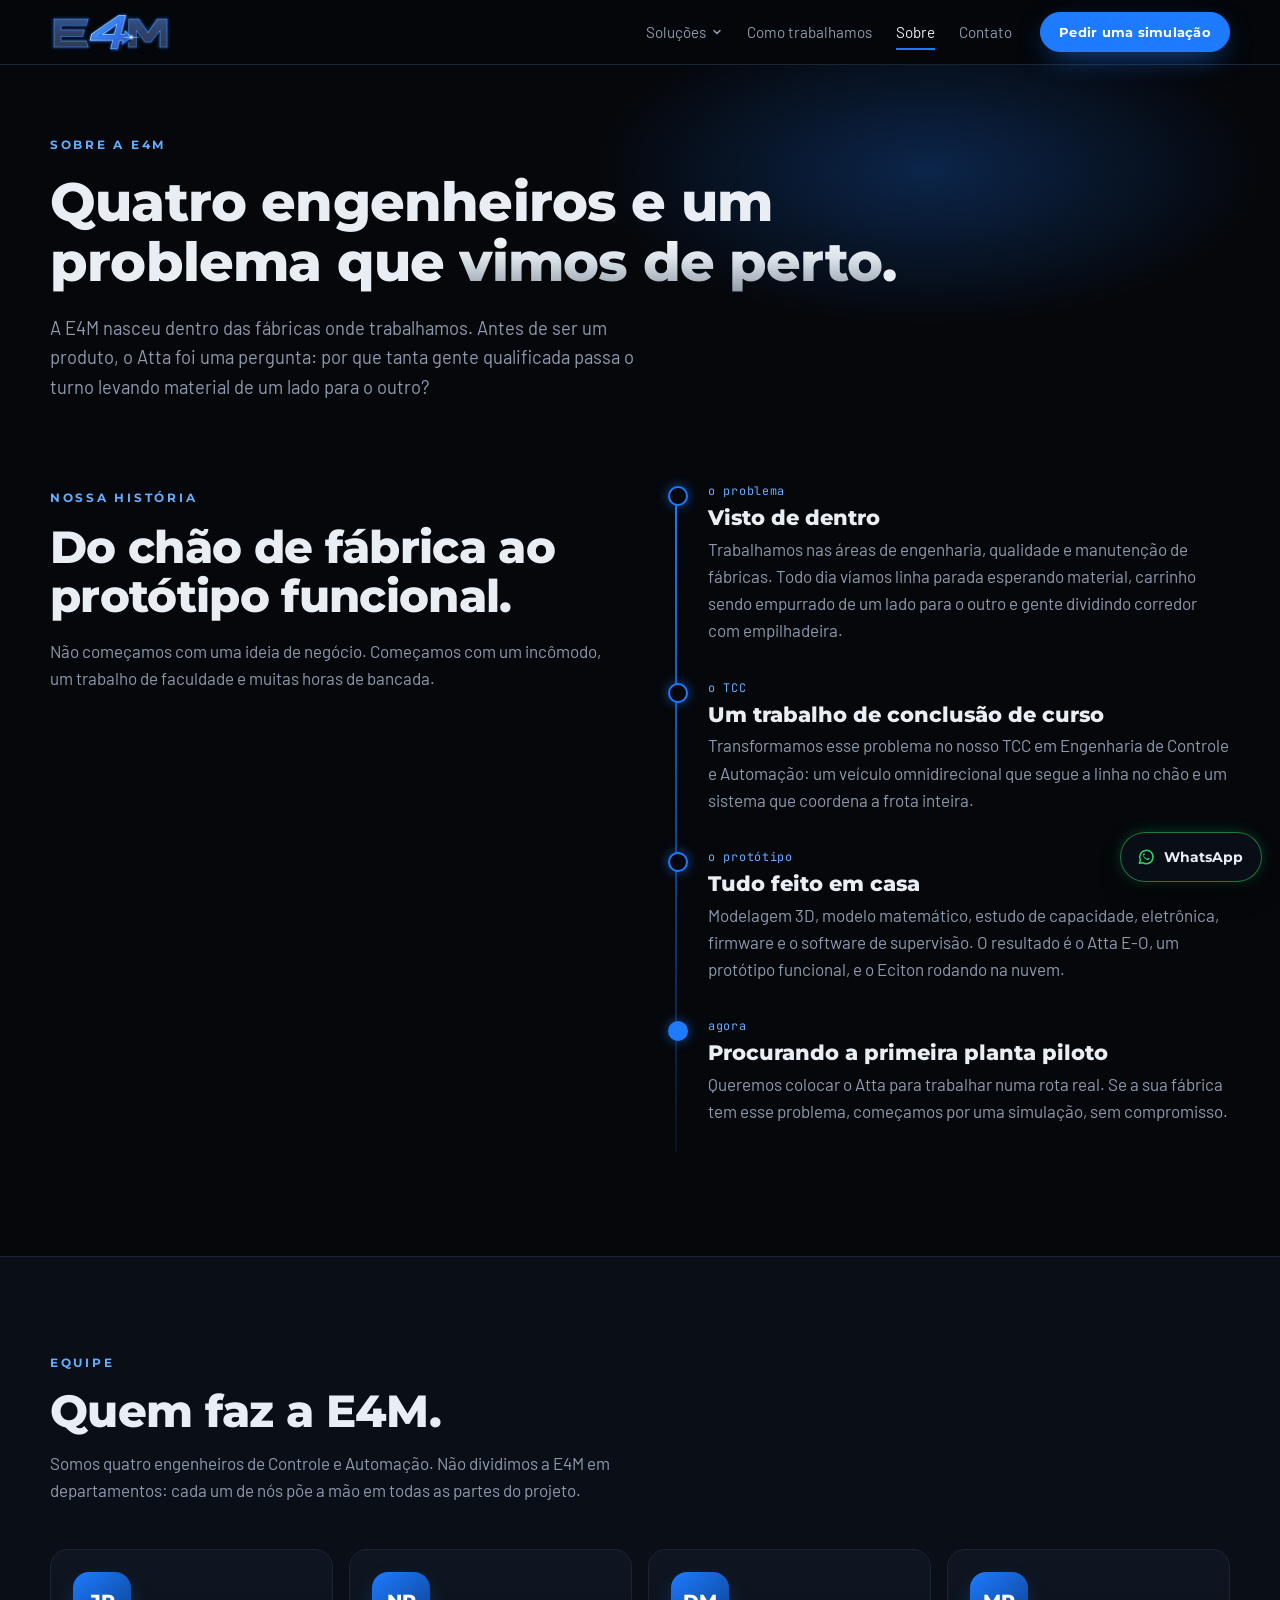
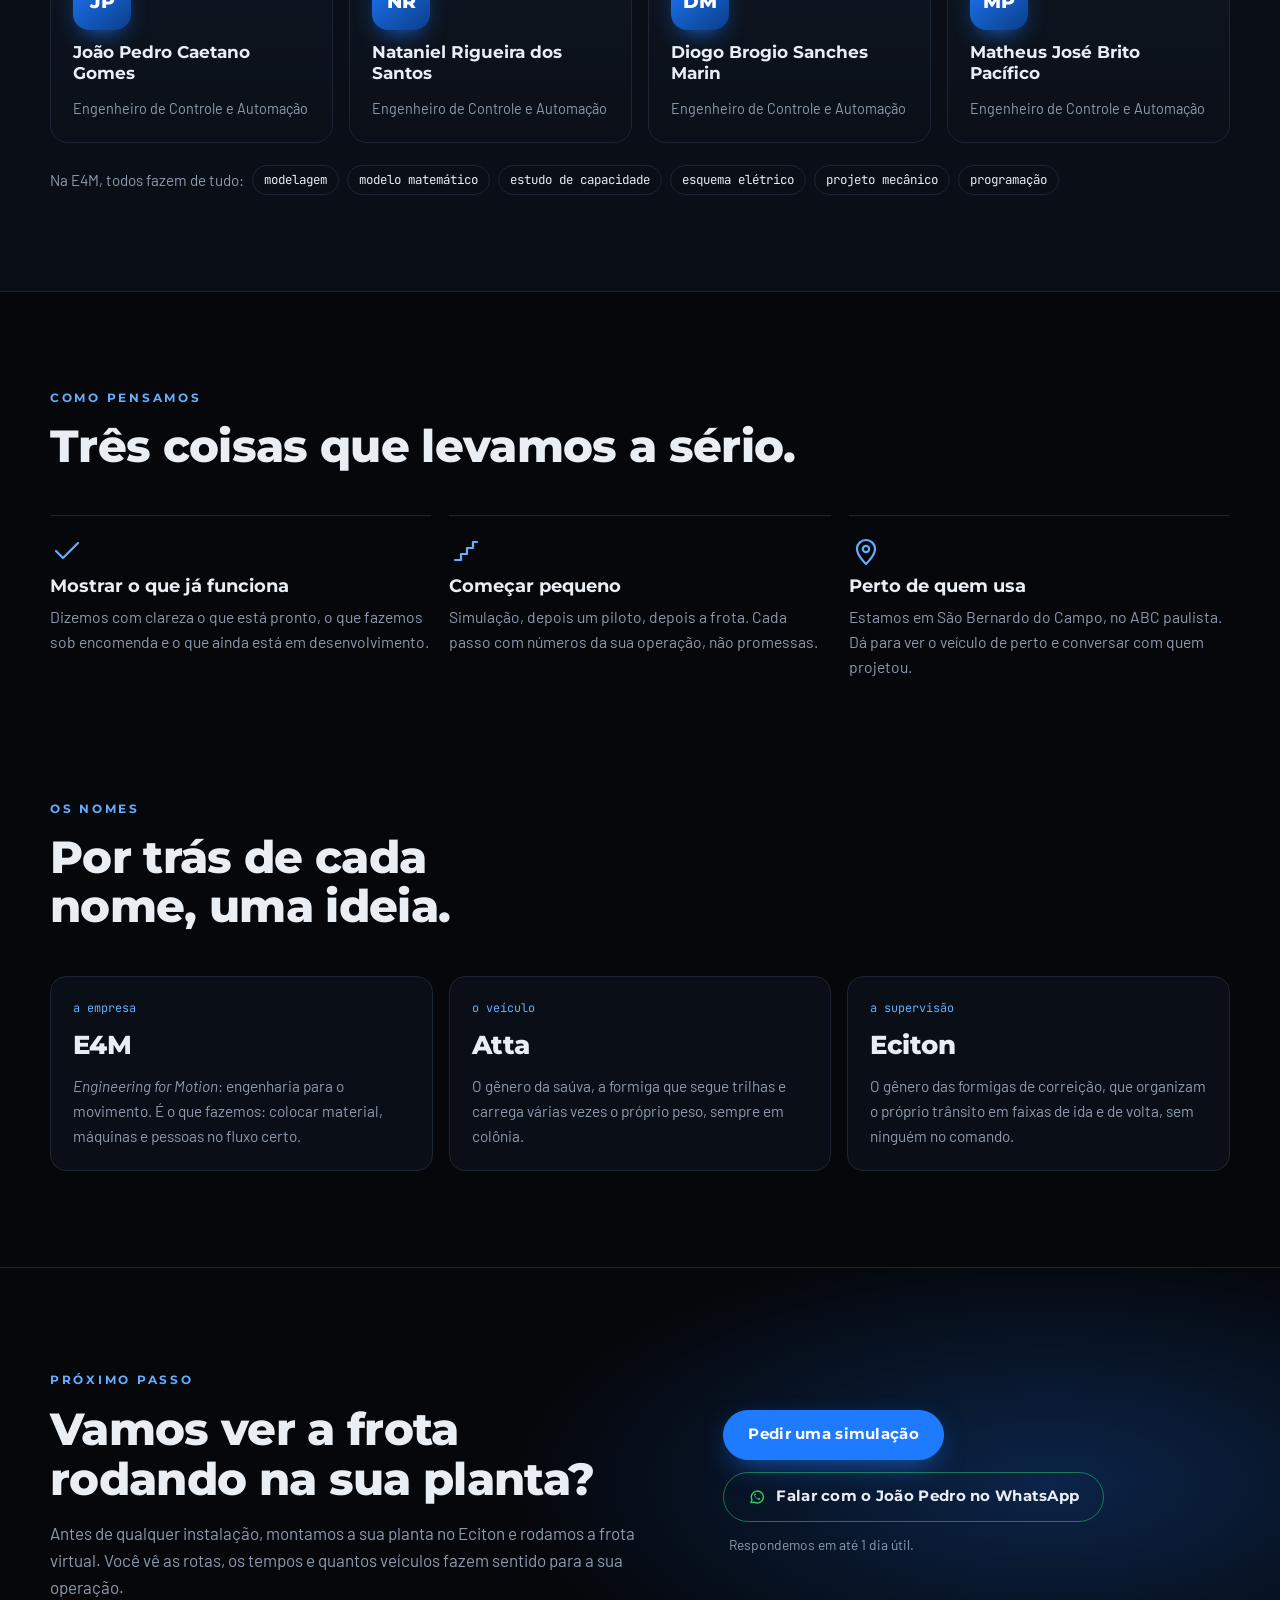
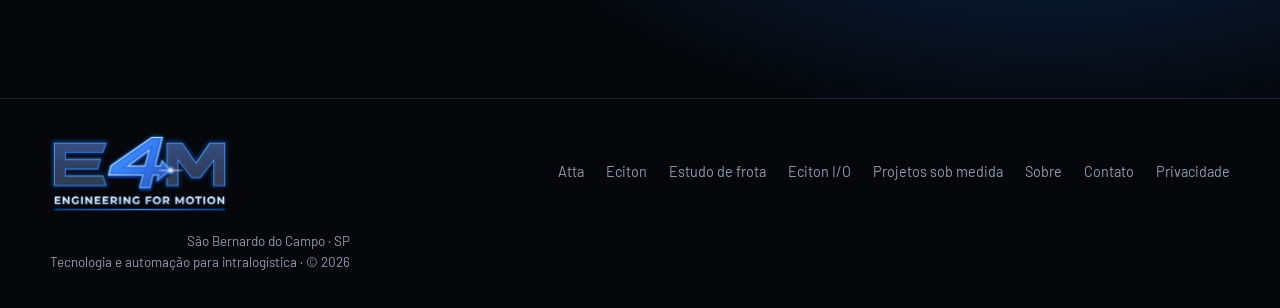
<file: sobre.html>
<!doctype html>
<html lang="pt-BR">
<head>
<meta charset="utf-8">
<meta name="viewport" content="width=device-width, initial-scale=1, viewport-fit=cover">
<title>Sobre a E4M · Engineering for Motion</title>
<meta name="description" content="Quem somos: quatro engenheiros de Controle e Automação de São Bernardo do Campo que transformaram o que viram no chão de fábrica no Atta e no Eciton.">
<meta name="claude:viewport-fit-sides" content="cover">
<meta property="og:type" content="website">
<meta property="og:site_name" content="E4M · Engineering for Motion">
<meta property="og:title" content="Sobre a E4M · Engineering for Motion">
<meta property="og:description" content="Quem somos: quatro engenheiros de Controle e Automação de São Bernardo do Campo que transformaram o que viram no chão de fábrica no Atta e no Eciton.">
<meta property="og:locale" content="pt_BR">
<meta property="og:image" content="https://vectora-sandy.vercel.app/assets/og.jpg">
<meta property="og:image:width" content="1200">
<meta property="og:image:height" content="630">
<meta name="twitter:card" content="summary_large_image">
<meta property="og:url" content="https://vectora-sandy.vercel.app/sobre">
<link rel="canonical" href="https://vectora-sandy.vercel.app/sobre">
<meta name="theme-color" content="#05070B">
<link rel="icon" type="image/png" href="[data-uri]">
<link rel="preconnect" href="https://fonts.googleapis.com">
<link rel="preconnect" href="https://fonts.gstatic.com" crossorigin>
<link rel="stylesheet" href="https://fonts.googleapis.com/css2?family=Montserrat:wght@500;600;700;800&family=Barlow:wght@400;500;600&family=JetBrains+Mono:wght@400;500&display=swap">
<link rel="stylesheet" href="assets/estilo.css?v=202611112100">
<link rel="stylesheet" href="assets/polish-site.css">
</head>
<body data-pagina="sobre">

<header class="topo faixa">
    <div class="caixa">
        <a class="marca" href="index.html" aria-label="E4M, início"><img src="assets/marca.webp" alt="E4M" width="121" height="40"></a>
        <nav class="menu" id="menu" aria-label="Páginas">
            <div class="menu-grupo">
                <button type="button" class="menu-abre" aria-expanded="false" aria-controls="subSolucoes">Soluções<svg viewBox="0 0 12 12" aria-hidden="true"><path d="M3 4.5l3 3 3-3" fill="none" stroke="currentColor" stroke-width="1.6" stroke-linecap="round" stroke-linejoin="round"/></svg></button>
                <div class="submenu" id="subSolucoes">
                    <a href="atta.html" data-pag="atta"><b>Atta</b><span>Veículos autônomos · AGV</span></a>
                    <a href="eciton.html" data-pag="eciton"><b>Eciton</b><span>Supervisão de frota</span></a>
                    <a href="estudo.html" data-pag="estudo"><b>Estudo de frota</b><span>Quantos Atta a operação precisa</span></a>
                    <a href="eciton-io.html" data-pag="eciton-io"><b>Eciton I/O</b><span>Portas, semáforos e alarme</span></a>
                    <a href="index.html#sob-medida"><b>Projetos sob medida</b><span>Engenharia para o seu fluxo</span></a>
                </div>
            </div>
            <a href="index.html#como-trabalhamos">Como trabalhamos</a>
            <a href="sobre.html" data-pag="sobre">Sobre</a>
            <a href="contato.html" data-pag="contato">Contato</a>
            <a class="botao cheio menu-cta" href="contato.html">Pedir uma simulação</a>
        </nav>
        <a class="botao cheio topo-cta" href="contato.html">Pedir uma simulação</a>
        <button type="button" class="hamburguer" id="hamburguer" aria-expanded="false" aria-controls="menu" aria-label="Abrir menu"><i></i><i></i><i></i></button>
    </div>
</header>

<main id="inicio">
    <section class="hero faixa">
        <div class="caixa" style="grid-template-columns:minmax(0,1fr)">
            <div class="hero-texto" style="max-width:860px">
                <span class="olho">Sobre a E4M</span>
                <h1 class="h1-menor">Quatro engenheiros e um problema que <span class="prata">vimos de perto</span>.</h1>
                <p class="texto">A E4M nasceu dentro das fábricas onde trabalhamos. Antes de ser um produto, o Atta foi uma pergunta: por que tanta gente qualificada passa o turno levando material de um lado para o outro?</p>
            </div>
        </div>
    </section>

    <section class="secao faixa" id="historia" style="padding-top:32px">
        <div class="caixa agv-intro">
            <div>
                <span class="olho">Nossa história</span>
                <h2 style="margin-top:14px">Do chão de fábrica ao protótipo funcional.</h2>
                <p class="texto" style="margin-top:16px">Não começamos com uma ideia de negócio. Começamos com um incômodo, um trabalho de faculdade e muitas horas de bancada.</p>
            </div>
            <ol class="linha-tempo">
                <li>
                    <span class="quando">o problema</span>
                    <h3>Visto de dentro</h3>
                    <p>Trabalhamos nas áreas de engenharia, qualidade e manutenção de fábricas. Todo dia víamos linha parada esperando material, carrinho sendo empurrado de um lado para o outro e gente dividindo corredor com empilhadeira.</p>
                </li>
                <li>
                    <span class="quando">o TCC</span>
                    <h3>Um trabalho de conclusão de curso</h3>
                    <p>Transformamos esse problema no nosso TCC em Engenharia de Controle e Automação: um veículo omnidirecional que segue a linha no chão e um sistema que coordena a frota inteira.</p>
                </li>
                <li>
                    <span class="quando">o protótipo</span>
                    <h3>Tudo feito em casa</h3>
                    <p>Modelagem 3D, modelo matemático, estudo de capacidade, eletrônica, firmware e o software de supervisão. O resultado é o Atta E-O, um protótipo funcional, e o Eciton rodando na nuvem.</p>
                </li>
                <li class="agora">
                    <span class="quando">agora</span>
                    <h3>Procurando a primeira planta piloto</h3>
                    <p>Queremos colocar o Atta para trabalhar numa rota real. Se a sua fábrica tem esse problema, começamos por uma simulação, sem compromisso.</p>
                </li>
            </ol>
        </div>
    </section>

    <section class="secao faixa" id="equipe" style="background:var(--fundo-2);border-block:1px solid var(--linha)">
        <div class="caixa">
            <div class="cabeca">
                <span class="olho">Equipe</span>
                <h2>Quem faz a E4M.</h2>
                <p class="texto">Somos quatro engenheiros de Controle e Automação. Não dividimos a E4M em departamentos: cada um de nós põe a mão em todas as partes do projeto.</p>
            </div>
            <div class="equipe">
                <div class="pessoa"><span class="ini" aria-hidden="true">JP</span><b>João Pedro Caetano Gomes</b><span>Engenheiro de Controle e Automação</span></div>
                <div class="pessoa"><span class="ini" aria-hidden="true">NR</span><b>Nataniel Rigueira dos Santos</b><span>Engenheiro de Controle e Automação</span></div>
                <div class="pessoa"><span class="ini" aria-hidden="true">DM</span><b>Diogo Brogio Sanches Marin</b><span>Engenheiro de Controle e Automação</span></div>
                <div class="pessoa"><span class="ini" aria-hidden="true">MP</span><b>Matheus José Brito Pacífico</b><span>Engenheiro de Controle e Automação</span></div>
            </div>
            <p class="todos-fazem">Na E4M, todos fazem de tudo: <i>modelagem</i><i>modelo matemático</i><i>estudo de capacidade</i><i>esquema elétrico</i><i>projeto mecânico</i><i>programação</i></p>
        </div>
    </section>

    <section class="secao faixa" id="como-pensamos">
        <div class="caixa">
            <div class="cabeca">
                <span class="olho">Como pensamos</span>
                <h2>Três coisas que levamos a sério.</h2>
            </div>
            <div class="seguranca">
                <div class="item-seg">
                    <svg viewBox="0 0 34 34" aria-hidden="true"><path d="M6 17l7 7L28 9" fill="none" stroke="#63AEFF" stroke-width="2.2" stroke-linecap="round" stroke-linejoin="round"/></svg>
                    <h3>Mostrar o que já funciona</h3><p>Dizemos com clareza o que está pronto, o que fazemos sob encomenda e o que ainda está em desenvolvimento.</p>
                </div>
                <div class="item-seg">
                    <svg viewBox="0 0 34 34" aria-hidden="true"><path d="M6 26h6v-6h6v-6h6V8h4" fill="none" stroke="#63AEFF" stroke-width="2.2" stroke-linecap="round" stroke-linejoin="round"/></svg>
                    <h3>Começar pequeno</h3><p>Simulação, depois um piloto, depois a frota. Cada passo com números da sua operação, não promessas.</p>
                </div>
                <div class="item-seg">
                    <svg viewBox="0 0 34 34" aria-hidden="true"><path d="M17 30s9-8.5 9-15a9 9 0 0 0-18 0c0 6.5 9 15 9 15z" fill="none" stroke="#63AEFF" stroke-width="2.2" stroke-linejoin="round"/><circle cx="17" cy="15" r="3.2" fill="none" stroke="#63AEFF" stroke-width="2.2"/></svg>
                    <h3>Perto de quem usa</h3><p>Estamos em São Bernardo do Campo, no ABC paulista. Dá para ver o veículo de perto e conversar com quem projetou.</p>
                </div>
            </div>
        </div>
    </section>

    <section class="secao faixa" id="nomes" style="padding-top:24px">
        <div class="caixa">
            <div class="cabeca">
                <span class="olho">Os nomes</span>
                <h2>Por trás de cada nome, uma ideia.</h2>
            </div>
            <div class="nomes">
                <div class="nome-card"><small>a empresa</small><b>E4M</b><p><em>Engineering for Motion</em>: engenharia para o movimento. É o que fazemos: colocar material, máquinas e pessoas no fluxo certo.</p></div>
                <div class="nome-card"><small>o veículo</small><b>Atta</b><p>O gênero da saúva, a formiga que segue trilhas e carrega várias vezes o próprio peso, sempre em colônia.</p></div>
                <div class="nome-card"><small>a supervisão</small><b>Eciton</b><p>O gênero das formigas de correição, que organizam o próprio trânsito em faixas de ida e de volta, sem ninguém no comando.</p></div>
            </div>
        </div>
    </section>
</main>

<section class="chamada faixa" id="chamada">
    <div class="caixa">
        <div>
            <span class="olho">Próximo passo</span>
            <h2>Vamos ver a frota rodando na sua planta?</h2>
            <p class="texto">Antes de qualquer instalação, montamos a sua planta no Eciton e rodamos a frota virtual. Você vê as rotas, os tempos e quantos veículos fazem sentido para a sua operação.</p>
        </div>
        <div class="chamada-acoes">
            <a class="botao cheio" href="contato.html">Pedir uma simulação</a>
            <a class="botao zap" href="https://wa.me/5511969095610?text=Ol%C3%A1%2C%20Jo%C3%A3o%20Pedro%21%20Vi%20o%20site%20da%20E4M%20e%20quero%20conversar%20sobre%20automa%C3%A7%C3%A3o%20da%20movimenta%C3%A7%C3%A3o%20de%20materiais." target="_blank" rel="noopener"><svg viewBox="0 0 24 24" aria-hidden="true"><path d="M4 19.5l1.3-3.9A8 8 0 1 1 8.6 19z" fill="none" stroke="currentColor" stroke-width="1.8" stroke-linejoin="round"/><path d="M9 9.5c.3 1.8 2.6 4.1 4.5 4.6l1.1-1.1 1.9.9c-.3 1.3-1.4 1.9-2.4 1.7-2.8-.6-5.2-3-5.8-5.8-.2-1 .4-2.1 1.7-2.4l.9 1.9z" fill="currentColor"/></svg>Falar com o João Pedro no WhatsApp</a>
            <small>Respondemos em até 1 dia útil.</small>
        </div>
    </div>
</section>

<footer class="rodape faixa">
    <div class="caixa">
        <img src="assets/placa.webp" alt="E4M · Engineering for Motion" width="180" height="78" loading="lazy">
        <nav class="rodape-links" aria-label="Rodapé">
            <a href="atta.html">Atta</a>
            <a href="eciton.html">Eciton</a>
            <a href="estudo.html">Estudo de frota</a>
            <a href="eciton-io.html">Eciton I/O</a>
            <a href="index.html#sob-medida">Projetos sob medida</a>
            <a href="sobre.html">Sobre</a>
            <a href="contato.html">Contato</a>
            <a href="privacidade.html" class="leve">Privacidade</a>
        </nav>
        <span class="rodape-fim">São Bernardo do Campo · SP<br>Tecnologia e automação para intralogística · © 2026</span>
    </div>
</footer>

<a class="zap-flutuante" href="https://wa.me/5511969095610?text=Ol%C3%A1%2C%20Jo%C3%A3o%20Pedro%21%20Vi%20o%20site%20da%20E4M%20e%20quero%20conversar%20sobre%20automa%C3%A7%C3%A3o%20da%20movimenta%C3%A7%C3%A3o%20de%20materiais." target="_blank" rel="noopener" aria-label="Falar no WhatsApp"><svg viewBox="0 0 24 24" aria-hidden="true"><path d="M4 19.5l1.3-3.9A8 8 0 1 1 8.6 19z" fill="none" stroke="currentColor" stroke-width="1.8" stroke-linejoin="round"/><path d="M9 9.5c.3 1.8 2.6 4.1 4.5 4.6l1.1-1.1 1.9.9c-.3 1.3-1.4 1.9-2.4 1.7-2.8-.6-5.2-3-5.8-5.8-.2-1 .4-2.1 1.7-2.4l.9 1.9z" fill="currentColor"/></svg><span>WhatsApp</span></a>

<script src="assets/site.js?v=202611112100" defer></script>

<script src="assets/polish-site.js" defer></script>
</body>
</html>
</file>
<file: assets/estilo.css>
/* Layout: marca escura (preto, azul elétrico, prata, como o logo). O centro
   da página é a missão contada pela rolagem: a câmera segue o AGV numa
   planta em 3D enquanto o texto explica cada etapa. Tema único, escuro. */
:root {
    --fundo: #05070B;
    --fundo-2: #0A0F17;
    --painel: #0F1621;
    --linha: #1B2533;
    --texto: #E9EEF5;
    --texto-2: #8E9BAE;
    --azul: #1E7BFF;
    --azul-claro: #63AEFF;
    --prata: #C9D1DA;
    --verde: #2BD46A;
    --laranja: #FF8A3D;
    --roxo: #A57BFF;
    --vermelho: #FF4D5E;
    --ciano: #2CE0FF;
    --f-display: "Montserrat", "Arial", system-ui, sans-serif;
    --f-texto: "Barlow", "Segoe UI", system-ui, sans-serif;
    --f-dado: "JetBrains Mono", ui-monospace, Menlo, monospace;
    --g-l: max(16px, env(safe-area-inset-left, 0px));
    --g-r: max(16px, env(safe-area-inset-right, 0px));
    --topo: 64px;
    color-scheme: dark;
}
* { box-sizing: border-box; }
html { scroll-behavior: smooth; }
body { margin: 0; background: var(--fundo); color: var(--texto); font-family: var(--f-texto); font-size: 17px; line-height: 1.6; -webkit-font-smoothing: antialiased; overflow-x: hidden; }
body::before { content: ""; position: fixed; inset: 0 0 auto; height: env(safe-area-inset-top, 0px); z-index: 50; background: var(--fundo); }
a { color: inherit; }
:focus-visible { outline: 2px solid var(--azul-claro); outline-offset: 3px; border-radius: 4px; }
h1, h2, h3 { font-family: var(--f-display); margin: 0; line-height: 1.1; text-wrap: balance; letter-spacing: -.015em; }
h1 { font-size: clamp(2.4rem, 5.6vw, 4.4rem); font-weight: 800; }
h2 { font-size: clamp(1.8rem, 3.6vw, 2.8rem); font-weight: 800; }
h3 { font-size: 1.12rem; font-weight: 700; letter-spacing: 0; }
p { margin: 0; }
.faixa { padding-left: var(--g-l); padding-right: var(--g-r); }
.caixa { max-width: 1180px; margin: 0 auto; }
.olho { font-family: var(--f-display); font-weight: 700; font-size: .78rem; letter-spacing: .22em; text-transform: uppercase; color: var(--azul-claro); }
.texto { color: var(--texto-2); max-width: 60ch; }
.prata { background: linear-gradient(180deg, #FFFFFF 0%, #DCE3EA 45%, #8D98A5 100%); -webkit-background-clip: text; background-clip: text; color: transparent; }

.botao { display: inline-flex; align-items: center; gap: 10px; min-height: 50px; padding: 0 24px; border-radius: 999px; font-family: var(--f-display); font-weight: 700; font-size: .92rem; letter-spacing: .02em; text-decoration: none; border: 1px solid var(--linha); color: var(--texto); background: transparent; transition: transform .15s ease, box-shadow .2s ease, background-color .2s ease; }
.botao:hover { transform: translateY(-1px); border-color: var(--azul); }
.botao.cheio { background: var(--azul); border-color: var(--azul); color: #fff; box-shadow: 0 0 0 0 rgba(30, 123, 255, .5), 0 10px 30px -10px rgba(30, 123, 255, .8); }
.botao.cheio:hover { box-shadow: 0 0 0 6px rgba(30, 123, 255, .18), 0 10px 30px -10px rgba(30, 123, 255, .9); }

/* topo */
.topo { position: sticky; top: env(safe-area-inset-top, 0px); z-index: 40; background: rgba(5, 7, 11, .78); backdrop-filter: blur(12px); border-bottom: 1px solid var(--linha); }
.topo .caixa { display: flex; align-items: center; gap: 28px; height: var(--topo); }
.marca { display: flex; align-items: center; gap: 10px; text-decoration: none; }
.marca img { height: 40px; width: auto; display: block; }
.menu { display: flex; gap: 24px; margin-left: auto; font-size: .95rem; }
.menu a { text-decoration: none; color: var(--texto-2); }
.menu a:hover { color: var(--texto); }
.topo .botao { min-height: 40px; padding: 0 18px; font-size: .82rem; }

/* hero */
.hero { position: relative; padding-block: 64px 48px; overflow: hidden; }
.hero::before { content: ""; position: absolute; inset: -30% -10% auto 35%; height: 115%; background: radial-gradient(closest-side, rgba(30, 123, 255, .26), transparent 70%); pointer-events: none; }
.hero .caixa { position: relative; display: grid; grid-template-columns: minmax(0, 1fr) minmax(0, 1.05fr); gap: 32px; align-items: center; }
.hero-texto { position: relative; z-index: 2; }
.hero h1 { margin-top: 16px; }
.hero .texto { margin-top: 22px; font-size: 1.15rem; }
.hero .acoes { display: flex; gap: 12px; flex-wrap: wrap; margin-top: 32px; }
.vitrine { position: relative; z-index: 1; height: 440px; perspective: 1300px; }
.vitrine .camera { position: absolute; left: 50%; top: 58%; transform-style: preserve-3d; }
.legenda-vitrine { position: absolute; left: 0; right: 0; bottom: 6px; text-align: center; font-family: var(--f-dado); font-size: .74rem; color: var(--texto-2); letter-spacing: .08em; }

/* motor 3D (CSS) */
.obj, .face, .agv3d, .giro { position: absolute; left: 0; top: 0; transform-style: preserve-3d; transform-origin: 0 0; }
.face { backface-visibility: visible; }
.piso { position: absolute; left: 0; top: 0; transform-origin: 0 0;
    background-color: #0B1119;
    background-image: linear-gradient(rgba(99, 174, 255, .07) 1px, transparent 1px), linear-gradient(90deg, rgba(99, 174, 255, .07) 1px, transparent 1px);
    background-size: 40px 40px; border-radius: 6px; }
.fita { position: absolute; left: 0; top: 0; transform-origin: 0 0; background: var(--azul); box-shadow: 0 0 10px 1px rgba(30, 123, 255, .75); border-radius: 3px; }
.tag-chao { position: absolute; width: 12px; height: 12px; margin: -6px 0 0 -6px; border-radius: 3px; background: #fff; box-shadow: 0 0 8px rgba(255, 255, 255, .7); }
.zona-chao { position: absolute; border: 2px dashed rgba(142, 155, 174, .6); border-radius: 10px; transition: background-color .3s, border-color .3s; }
.marcacao { position: absolute; border: 2px solid rgba(165, 123, 255, .55); border-radius: 8px; }
.rotulo3d { position: absolute; left: 0; top: 0; transform-origin: 0 0; white-space: nowrap; font-family: var(--f-display); font-weight: 700; font-size: 13px; letter-spacing: .14em; text-transform: uppercase; color: var(--texto); padding: 5px 10px; border-radius: 6px; background: rgba(15, 22, 33, .82); border: 1px solid var(--linha); }
.rotulo3d.agv { font-family: var(--f-dado); letter-spacing: .04em; text-transform: none; font-size: 12px; color: var(--azul-claro); }
.led3d { --c: var(--verde); background: var(--c); box-shadow: 0 0 10px 2px var(--c); }
.led3d.respira { animation: respirar 2.2s ease-in-out infinite; }
.led3d.pisca { animation: piscar 1s steps(1) infinite; }
.led3d.corre { background: linear-gradient(90deg, transparent 0 20%, var(--c) 20% 45%, transparent 45% 70%, var(--c) 70% 95%, transparent 95%); background-size: 200% 100%; animation: correr 1s linear infinite; }
@keyframes respirar { 50% { opacity: .25; } }
@keyframes piscar { 50% { opacity: .1; } }
@keyframes correr { to { background-position: -200% 0; } }
/* fitas na vertical (faces laterais do AGV E4M) */
.led3d.v.corre { background: linear-gradient(180deg, transparent 0 20%, var(--c) 20% 45%, transparent 45% 70%, var(--c) 70% 95%, transparent 95%); background-size: 100% 200%; animation: correrV 1s linear infinite; }
@keyframes correrV { to { background-position: 0 -200%; } }
/* luz das fitas do tampo dentro do compartimento de acrílico: mesma cor e mesmo ritmo da base */
.aquario { --c: var(--verde); background: linear-gradient(0deg, color-mix(in srgb, var(--c) 25%, transparent), var(--c)); opacity: .5; box-shadow: inset 0 0 10px var(--c); }
.aquario.respira { animation: respirarAq 2.2s ease-in-out infinite; }
.aquario.pisca { animation: piscarAq 1s steps(1) infinite; }
.aquario.corre { animation: pulsoAq 1s linear infinite; }
.aquario.apagado, .led3d.apagado { opacity: .06; box-shadow: none; }
@keyframes respirarAq { 50% { opacity: .1; } }
@keyframes piscarAq { 50% { opacity: .03; } }
@keyframes pulsoAq { 50% { opacity: .3; } }
.acrilico { border: 1px solid rgba(190, 215, 245, .35); }
.status-vitrine { position: absolute; left: 50%; top: 10px; transform: translateX(-50%); display: inline-flex; align-items: center; gap: 8px; padding: 6px 12px; border-radius: 999px; border: 1px solid var(--linha); background: rgba(10, 15, 23, .8); font-family: var(--f-dado); font-size: .76rem; color: var(--texto); white-space: nowrap; }
.status-vitrine i { width: 9px; height: 9px; border-radius: 50%; background: var(--c, var(--verde)); box-shadow: 0 0 8px var(--c, var(--verde)); }

/* seção padrão */
.secao { padding-block: 96px; position: relative; }
section[id] { scroll-margin-top: calc(var(--topo) + env(safe-area-inset-top, 0px)); }
.cabeca { display: flex; flex-direction: column; gap: 14px; margin-bottom: 44px; max-width: 760px; }

/* soluções */
.produtos { display: grid; grid-template-columns: repeat(2, minmax(0, 1fr)); gap: 20px; }
.produto { position: relative; background: linear-gradient(180deg, var(--painel), var(--fundo-2)); border: 1px solid var(--linha); border-radius: 18px; padding: 28px; display: flex; flex-direction: column; gap: 12px; overflow: hidden; min-width: 0; }
.produto::after { content: ""; position: absolute; inset: auto -30% -60% auto; width: 70%; height: 90%; background: radial-gradient(closest-side, rgba(30, 123, 255, .18), transparent); pointer-events: none; }
.produto p { color: var(--texto-2); }
.produto ul { margin: 6px 0 0; padding: 0; list-style: none; display: grid; gap: 8px; }
.produto li { display: grid; grid-template-columns: 18px 1fr; gap: 10px; color: var(--texto); font-size: .98rem; }
.produto li::before { content: ""; width: 8px; height: 8px; border-radius: 50%; background: var(--azul); box-shadow: 0 0 8px var(--azul); margin-top: 9px; }
.selo { align-self: flex-start; font-family: var(--f-dado); font-size: .72rem; letter-spacing: .06em; color: var(--azul-claro); border: 1px solid rgba(99, 174, 255, .35); padding: 3px 10px; border-radius: 999px; }

/* o que é um AGV */
.agv-intro { display: grid; grid-template-columns: minmax(0, 1fr) minmax(0, 1fr); gap: 48px; align-items: start; }
.usos { display: grid; gap: 14px; margin-top: 26px; }
.uso { display: grid; grid-template-columns: 42px minmax(0, 1fr); gap: 14px; align-items: start; }
.uso svg { width: 42px; height: 42px; }
.uso p { color: var(--texto-2); font-size: .98rem; }
.tipos { display: grid; gap: 12px; }
.tipo { border: 1px solid var(--linha); border-radius: 14px; padding: 18px 20px; background: var(--fundo-2); display: grid; grid-template-columns: minmax(0, 1fr) auto; gap: 6px 16px; align-items: start; }
.tipo p { grid-column: 1 / -1; color: var(--texto-2); font-size: .96rem; }
.tipo.nosso { border-color: rgba(30, 123, 255, .6); background: linear-gradient(180deg, rgba(30, 123, 255, .1), var(--fundo-2)); box-shadow: 0 0 0 1px rgba(30, 123, 255, .25), 0 20px 40px -30px rgba(30, 123, 255, .9); }
.etq { font-family: var(--f-dado); font-size: .7rem; letter-spacing: .05em; padding: 3px 9px; border-radius: 999px; white-space: nowrap; color: var(--texto-2); border: 1px solid var(--linha); }
.tipo.nosso .etq { color: #fff; background: var(--azul); border-color: var(--azul); }
.formatos { margin-top: 18px; color: var(--texto-2); font-size: .95rem; }
.formatos b { color: var(--texto); font-weight: 600; }

/* missão contada pela rolagem */
.missao { position: relative; background: var(--fundo-2); border-block: 1px solid var(--linha); }
.missao-grade { display: grid; grid-template-columns: minmax(0, 0.78fr) minmax(0, 1.22fr); gap: 32px; }
.passos { padding-block: 22vh 30vh; }
.passo { min-height: 78vh; display: flex; flex-direction: column; justify-content: center; gap: 12px; opacity: .35; transition: opacity .35s ease; }
.passo.ativo { opacity: 1; }
.passo .num { font-family: var(--f-dado); font-size: .8rem; color: var(--azul-claro); letter-spacing: .1em; }
.passo h3 { font-size: clamp(1.5rem, 2.4vw, 2rem); font-weight: 800; }
.passo p { color: var(--texto-2); font-size: 1.08rem; max-width: 42ch; }
.palco { position: sticky; top: calc(var(--topo) + env(safe-area-inset-top, 0px) + 16px); height: calc(100vh - var(--topo) - 32px); margin-block: 16px; border-radius: 20px; overflow: hidden; border: 1px solid var(--linha); background: radial-gradient(120% 90% at 50% 20%, #0E1726 0%, #070B11 70%); perspective: 1700px; }
.palco .camera { position: absolute; left: 54%; top: 44%; transform-style: preserve-3d; will-change: transform; }
.hud { position: absolute; left: 16px; bottom: 16px; width: min(300px, calc(100% - 32px)); background: rgba(10, 15, 23, .84); border: 1px solid var(--linha); border-radius: 14px; padding: 14px; backdrop-filter: blur(8px); font-size: .86rem; display: flex; flex-direction: column; gap: 10px; z-index: 2; }
.hud-topo { display: flex; flex-direction: column; gap: 2px; }
.hud-topo b { font-family: var(--f-display); font-size: .82rem; letter-spacing: .12em; text-transform: uppercase; }
.hud-topo span { font-family: var(--f-dado); color: var(--texto-2); font-size: .74rem; }
.hud-etapas { list-style: none; margin: 0; padding: 0; display: grid; gap: 4px; }
.hud-etapas li { display: grid; grid-template-columns: 14px 1fr; gap: 8px; align-items: center; color: var(--texto-2); }
.hud-etapas li::before { content: ""; width: 8px; height: 8px; border-radius: 50%; border: 1.5px solid var(--linha); margin-left: 3px; }
.hud-etapas li.feita { color: var(--texto); }
.hud-etapas li.feita::before { background: var(--azul); border-color: var(--azul); }
.hud-etapas li.agora { color: #fff; font-weight: 600; }
.hud-etapas li.agora::before { background: var(--azul-claro); border-color: var(--azul-claro); box-shadow: 0 0 8px var(--azul-claro); }
.hud-sinal { display: flex; align-items: center; gap: 10px; padding-top: 8px; border-top: 1px solid var(--linha); color: var(--texto-2); font-size: .82rem; }
.tira { display: flex; gap: 3px; padding: 4px; background: #000; border-radius: 4px; flex: none; }
.tira i { width: 9px; height: 9px; border-radius: 2px; background: var(--c); box-shadow: 0 0 7px var(--c); }
.tira.pisca i { animation: piscar 1s steps(1) infinite; }
.tira.respira i { animation: respirar 2.4s ease-in-out infinite; }
.tira.corre i { animation: correrTira 1.1s linear infinite; }
.tira.corre i:nth-child(2) { animation-delay: .22s; } .tira.corre i:nth-child(3) { animation-delay: .44s; } .tira.corre i:nth-child(4) { animation-delay: .66s; } .tira.corre i:nth-child(5) { animation-delay: .88s; }
@keyframes correrTira { 0%, 60% { opacity: .18; } 20% { opacity: 1; } }

/* ganhos */
.casos { display: grid; grid-template-columns: repeat(2, minmax(0, 1fr)); gap: 18px; margin-bottom: 0; }
.caso { border: 1px solid var(--linha); border-radius: 16px; padding: 24px; background: var(--fundo-2); display: flex; flex-direction: column; gap: 10px; min-width: 0; }
.caso .grande { font-family: var(--f-display); font-weight: 800; font-size: clamp(2rem, 3.4vw, 2.6rem); line-height: 1; }
.caso p { color: var(--texto-2); font-size: .98rem; }
.caso .fonte { margin-top: auto; padding-top: 6px; font-family: var(--f-dado); font-size: .72rem; color: var(--texto-2); }
.caso .fonte a { color: var(--azul-claro); }
.calc { margin-top: 26px; display: grid; grid-template-columns: minmax(0, 1.1fr) minmax(0, 1fr); gap: 0; border: 1px solid var(--linha); border-radius: 18px; overflow: hidden; background: var(--painel); }
.calc-campos { padding: 26px; display: grid; grid-template-columns: repeat(2, minmax(0, 1fr)); gap: 16px; align-content: start; }
.calc-campos h3 { grid-column: 1 / -1; }
.calc-campos .nota { grid-column: 1 / -1; color: var(--texto-2); font-size: .9rem; }
.campo { display: flex; flex-direction: column; gap: 6px; font-size: .86rem; color: var(--texto-2); min-width: 0; }
.campo input { font: 500 1.05rem var(--f-dado); color: var(--texto); background: var(--fundo); border: 1px solid var(--linha); border-radius: 10px; padding: 10px 12px; width: 100%; }
.campo input:focus { border-color: var(--azul); outline: none; box-shadow: 0 0 0 3px rgba(30, 123, 255, .25); }
.calc-resultado { padding: 26px; background: linear-gradient(160deg, rgba(30, 123, 255, .22), rgba(30, 123, 255, .04)); border-left: 1px solid var(--linha); display: flex; flex-direction: column; justify-content: center; gap: 18px; }
.calc-resultado div { display: flex; flex-direction: column; gap: 2px; }
.calc-resultado span { color: var(--texto-2); font-size: .9rem; }
.calc-resultado b { font-family: var(--f-display); font-size: clamp(1.9rem, 3.4vw, 2.6rem); font-weight: 800; font-variant-numeric: tabular-nums; }

/* sinalização + painel */
.sinal-grade { display: grid; grid-template-columns: minmax(0, 1fr) minmax(0, 1.2fr); gap: 44px; align-items: center; }
.leds { display: grid; grid-template-columns: repeat(2, minmax(0, 1fr)); gap: 10px; margin-top: 24px; }
.led { display: flex; align-items: center; gap: 12px; padding: 11px 12px; border: 1px solid var(--linha); border-radius: 10px; background: var(--fundo-2); font-size: .94rem; min-width: 0; }
.janela { background: var(--painel); border: 1px solid var(--linha); border-radius: 14px; overflow: hidden; font-size: .82rem; box-shadow: 0 30px 60px -30px rgba(30, 123, 255, .45); }
.janela-barra { display: flex; align-items: center; gap: 6px; padding: 10px 12px; border-bottom: 1px solid var(--linha); }
.janela-barra i { width: 9px; height: 9px; border-radius: 50%; background: var(--linha); }
.janela-barra span { margin-left: 10px; font-family: var(--f-dado); color: var(--texto-2); font-size: .72rem; }
.janela-corpo { display: grid; grid-template-columns: 130px minmax(0, 1fr); min-height: 300px; }
.janela-lado { border-right: 1px solid var(--linha); padding: 12px 8px; display: flex; flex-direction: column; gap: 2px; }
.janela-lado b { font-family: var(--f-display); font-size: .78rem; letter-spacing: .1em; padding: 2px 8px 10px; }
.janela-lado span { padding: 6px 8px; border-radius: 6px; color: var(--texto-2); }
.janela-lado span.ativo { background: rgba(30, 123, 255, .16); color: var(--azul-claro); font-weight: 600; }
.janela-principal { padding: 14px; display: flex; flex-direction: column; gap: 10px; min-width: 0; }
.janela-principal h4 { margin: 0; font-family: var(--f-display); font-size: .95rem; }
.mini-cartoes { display: grid; grid-template-columns: repeat(3, minmax(0, 1fr)); gap: 8px; }
.mini-cartao { border: 1px solid var(--linha); border-top: 3px solid var(--c); border-radius: 8px; padding: 8px; display: flex; flex-direction: column; gap: 5px; min-width: 0; background: var(--fundo-2); }
.mini-cartao .l1 { display: flex; justify-content: space-between; align-items: center; gap: 6px; }
.mini-cartao b { font-family: var(--f-dado); font-size: .76rem; }
.pil { font-size: .62rem; font-weight: 600; padding: 1px 7px; border-radius: 999px; background: color-mix(in oklab, var(--c) 20%, transparent); color: var(--c); white-space: nowrap; }
.barra { height: 4px; border-radius: 4px; background: var(--linha); overflow: hidden; }
.barra i { display: block; height: 100%; background: var(--c); }
.mini-cartao small { color: var(--texto-2); font-size: .7rem; }
.mapa-mini { border: 1px solid var(--linha); border-radius: 8px; height: 120px; position: relative; overflow: hidden; background: #0B1119; background-image: linear-gradient(rgba(99, 174, 255, .07) 1px, transparent 1px), linear-gradient(90deg, rgba(99, 174, 255, .07) 1px, transparent 1px); background-size: 16px 16px; }
.mapa-mini svg { position: absolute; inset: 0; width: 100%; height: 100%; }

/* segurança */
.seguranca { display: grid; grid-template-columns: repeat(3, minmax(0, 1fr)); gap: 18px; }
.item-seg { border-top: 1px solid var(--linha); padding-top: 18px; display: flex; flex-direction: column; gap: 8px; }
.item-seg svg { width: 34px; height: 34px; }
.item-seg p { color: var(--texto-2); font-size: .98rem; }

/* contato */
.contato-faixa { position: relative; overflow: hidden; padding-block: 96px; border-top: 1px solid var(--linha); }
.contato-faixa::before { content: ""; position: absolute; inset: 0; background: radial-gradient(60% 80% at 80% 50%, rgba(30, 123, 255, .25), transparent 70%); pointer-events: none; }
.contato-faixa .caixa { position: relative; display: grid; grid-template-columns: minmax(0, 1.2fr) minmax(0, 1fr); gap: 40px; align-items: center; }
.contatos { display: grid; gap: 10px; }
.contatos div { display: flex; justify-content: space-between; align-items: center; gap: 12px; padding: 16px 18px; border: 1px solid var(--linha); border-radius: 12px; background: rgba(15, 22, 33, .7); flex-wrap: wrap; }
.contatos span { font-family: var(--f-dado); font-size: .76rem; letter-spacing: .08em; text-transform: uppercase; color: var(--texto-2); }
.contatos b { font-weight: 600; }
.rodape { padding-block: 34px; border-top: 1px solid var(--linha); color: var(--texto-2); font-size: .9rem; }
.rodape .caixa { display: flex; justify-content: space-between; align-items: center; gap: 20px; flex-wrap: wrap; }
.rodape img { height: 84px; width: auto; }

/* onde trabalha (aplicações) */
.sub3 { font-family: var(--f-display); font-size: .8rem; letter-spacing: .2em; text-transform: uppercase; color: var(--texto-2); margin: 0 0 16px; }
.aplicacoes { display: grid; grid-template-columns: repeat(3, minmax(0, 1fr)); gap: 18px; }
.aplicacao { border: 1px solid var(--linha); border-radius: 16px; background: var(--fundo-2); overflow: hidden; display: flex; flex-direction: column; min-width: 0; }
.aplicacao svg { display: block; width: 100%; height: auto; background: #0A1019; border-bottom: 1px solid var(--linha); }
.aplicacao .corpo { padding: 18px 20px 20px; display: flex; flex-direction: column; gap: 8px; }
.aplicacao p { color: var(--texto-2); font-size: .96rem; }
.aplicacao small { font-family: var(--f-dado); font-size: .72rem; color: var(--azul-claro); letter-spacing: .03em; }
.nota-aplic { margin-top: 18px; color: var(--texto-2); font-size: .92rem; max-width: 70ch; }

/* tipos: explorador com cenas */
.explorador > * { min-width: 0; }
.explorador { display: grid; grid-template-columns: minmax(0, .85fr) minmax(0, 1.6fr); gap: 28px; align-items: start; }
.grupo h3 { font-size: .78rem; letter-spacing: .18em; text-transform: uppercase; color: var(--texto-2); margin: 0 0 10px; }
.opcoes { display: grid; gap: 8px; margin-bottom: 24px; }
.opcao { display: flex; justify-content: space-between; align-items: center; gap: 10px; width: 100%; min-height: 50px; padding: 10px 14px; border-radius: 12px; border: 1px solid var(--linha); background: var(--fundo-2); color: var(--texto); font: 600 1rem var(--f-texto); cursor: pointer; text-align: left; transition: border-color .2s ease, background-color .2s ease; }
.opcao:hover { border-color: rgba(99, 174, 255, .5); }
.opcao[aria-pressed="true"] { border-color: var(--azul); background: linear-gradient(180deg, rgba(30, 123, 255, .16), var(--fundo-2)); box-shadow: 0 0 0 1px rgba(30, 123, 255, .3); }
.st { font-family: var(--f-dado); font-size: .68rem; font-weight: 500; letter-spacing: .04em; padding: 3px 9px; border-radius: 999px; white-space: nowrap; border: 1px solid; }
.st.disp { color: var(--verde); border-color: rgba(43, 212, 106, .45); background: rgba(43, 212, 106, .08); }
.st.proj { color: var(--azul-claro); border-color: rgba(99, 174, 255, .45); background: rgba(99, 174, 255, .08); }
.st.dev { color: var(--roxo); border-color: rgba(165, 123, 255, .55); background: rgba(165, 123, 255, .1); }
.cena { position: relative; height: 440px; perspective: 1500px; border: 1px solid var(--linha); border-radius: 18px; overflow: hidden; background: radial-gradient(120% 90% at 50% 30%, #0E1726 0%, #070B11 70%); }
.cena .camera { position: absolute; left: 50%; top: 52%; transform-style: preserve-3d; }
.cena > .st { position: absolute; right: 14px; top: 14px; z-index: 2; background-color: rgba(10, 15, 23, .8); }
.cena-info { margin-top: 18px; display: grid; gap: 10px; }
.cena-info h3 { font-size: 1.4rem; }
.cena-info p { color: var(--texto-2); max-width: 62ch; }
.cena-info ul { list-style: none; margin: 4px 0 0; padding: 0; display: flex; flex-wrap: wrap; gap: 8px; }
.cena-info li { font-size: .9rem; padding: 6px 12px; border: 1px solid var(--linha); border-radius: 999px; background: var(--fundo-2); }
.cena-info .botao { justify-self: start; margin-top: 6px; }
.sensor-otico { position: absolute; left: 0; top: 0; width: 26px; height: 46px; transform-origin: 0 0; display: flex; flex-direction: column; justify-content: space-between; align-items: center; padding: 2px 0; background: linear-gradient(90deg, rgba(44, 224, 255, .4), rgba(44, 224, 255, 0)); border-radius: 4px; }
.sensor-otico i { width: 5px; height: 5px; border-radius: 1px; background: rgba(44, 224, 255, .25); }
.sensor-otico i:nth-child(4) { background: #2CE0FF; box-shadow: 0 0 8px #2CE0FF; }
.anel-tag { position: absolute; left: 0; top: 0; width: 26px; height: 26px; margin: -13px 0 0 -13px; border: 2px solid #fff; border-radius: 50%; opacity: 0; }
.fita-oculta { position: absolute; left: 0; top: 0; height: 6px; transform-origin: 0 0; background: repeating-linear-gradient(90deg, rgba(44, 224, 255, .22) 0 10px, transparent 10px 18px); }
.fita-revelada { position: absolute; left: 0; top: 0; width: 190px; height: 8px; transform-origin: 0 0; border-radius: 4px; background: linear-gradient(90deg, rgba(44, 224, 255, 0), #2CE0FF 30%, #2CE0FF 70%, rgba(44, 224, 255, 0)); box-shadow: 0 0 12px rgba(44, 224, 255, .7); }
.onda-mag { position: absolute; left: 0; top: 0; width: 76px; height: 50px; margin: -25px 0 0 -38px; border: 2px solid #2CE0FF; border-radius: 50%; transform-origin: 50% 50%; }
.rota-virtual { position: absolute; left: 0; top: 0; height: 3px; transform-origin: 0 0; background: repeating-linear-gradient(90deg, rgba(99, 174, 255, .5) 0 6px, transparent 6px 14px); }
.feixe { position: absolute; left: 0; top: 0; width: 440px; height: 2px; transform-origin: 0 0; background: linear-gradient(90deg, rgba(44, 224, 255, .95), rgba(44, 224, 255, 0)); box-shadow: 0 0 6px #2CE0FF; }
.linha-tri { position: absolute; left: 0; top: 0; height: 1.5px; transform-origin: 0 0; background: rgba(44, 224, 255, .9); box-shadow: 0 0 4px #2CE0FF; }
.ponto-lidar { position: absolute; left: 0; top: 0; width: 5px; height: 5px; margin: -2.5px 0 0 -2.5px; border-radius: 50%; background: #2CE0FF; box-shadow: 0 0 6px #2CE0FF; }
.rota-plan { position: absolute; left: 0; top: 0; height: 3px; transform-origin: 0 0; background: repeating-linear-gradient(90deg, rgba(165, 123, 255, .75) 0 8px, transparent 8px 14px); }
.engate { position: absolute; left: 0; top: 0; height: 3px; transform-origin: 0 0; background: #C9D1DA; }

/* ganhos: outros ganhos e segurança */
.bloco { margin-top: 64px; display: flex; flex-direction: column; gap: 10px; max-width: 780px; }
.bloco h3 { font-size: clamp(1.4rem, 2.4vw, 1.9rem); font-weight: 800; }
.outros { margin-top: 22px; display: grid; grid-template-columns: repeat(3, minmax(0, 1fr)); gap: 26px 22px; }
.ganho { border-top: 1px solid var(--linha); padding-top: 16px; display: flex; flex-direction: column; gap: 8px; }
.ganho svg { width: 32px; height: 32px; }
.ganho p { color: var(--texto-2); font-size: .97rem; }
.seg-dados { margin-top: 22px; display: grid; grid-template-columns: repeat(2, minmax(0, 1fr)); gap: 18px; }
.origem { align-self: flex-start; font-family: var(--f-dado); font-size: .7rem; letter-spacing: .08em; text-transform: uppercase; padding: 3px 10px; border-radius: 999px; border: 1px solid rgba(99, 174, 255, .45); color: var(--azul-claro); }
.caso .linha2 { color: var(--texto); font-size: .98rem; }
.nota-dados { margin-top: 12px; color: var(--texto-2); font-size: .86rem; }

@media (max-width: 1100px) {
    .menu { gap: 16px; font-size: .9rem; }
}
@media (max-width: 980px) {
    .aplicacoes { grid-template-columns: repeat(2, minmax(0, 1fr)); }
    .explorador { grid-template-columns: minmax(0, 1fr); gap: 0; }
    .grupo h3 { margin-bottom: 8px; }
    .opcoes { display: flex; overflow-x: auto; gap: 8px; margin: 0 calc(-1 * var(--g-r)) 16px calc(-1 * var(--g-l)); padding: 0 var(--g-r) 4px var(--g-l); scrollbar-width: none; }
    .opcoes::-webkit-scrollbar { display: none; }
    .opcao { flex: 0 0 auto; width: auto; min-height: 44px; }
    .opcao .st { display: none; }
    .outros { grid-template-columns: repeat(2, minmax(0, 1fr)); }
    .cena { height: 380px; }
}
@media (max-width: 760px) {
    .aplicacoes, .outros, .seg-dados { grid-template-columns: 1fr; }
    .cena { height: 320px; }
}

@media (max-width: 980px) {
    .hero .caixa, .agv-intro, .sinal-grade, .contato-faixa .caixa, .calc { grid-template-columns: 1fr; }
    .calc-resultado { border-left: 0; border-top: 1px solid var(--linha); }
    .casos, .seguranca { grid-template-columns: 1fr 1fr; }
    .vitrine { height: 360px; }
    .missao-grade { grid-template-columns: 1fr; gap: 0; }
    .palco { grid-row: 1; height: 64vh; top: calc(var(--topo) + env(safe-area-inset-top, 0px) + 8px); margin-block: 8px 0; z-index: 1; }
    .palco .camera { top: 40%; left: 50%; }
    .passos { position: relative; z-index: 2; padding-block: 0 50vh; margin-top: -10vh; }
    .passo { min-height: 0; margin-bottom: 62vh; padding: 16px 18px; gap: 6px; background: rgba(10, 15, 23, .94); border: 1px solid var(--linha); border-radius: 14px; backdrop-filter: blur(8px); opacity: .7; }
    .passo h3 { font-size: 1.3rem; }
    .passo p { font-size: 1rem; }
    .hud { display: none; }
}
@media (max-width: 760px) {
    .menu { display: none; }
    .topo .botao { margin-left: auto; }
    .produtos, .casos, .seguranca { grid-template-columns: 1fr; }
    .secao { padding-block: 72px; }
    .janela-corpo { grid-template-columns: 1fr; }
    .janela-lado { display: none; }
    .leds { grid-template-columns: 1fr; }
    .calc-campos { grid-template-columns: 1fr; }
}
@media (max-width: 440px) {
    .mini-cartoes { grid-template-columns: 1fr; }
    .vitrine { height: 300px; }
}
@media (prefers-reduced-motion: reduce) {
    html { scroll-behavior: auto; }
    .led3d, .tira i { animation: none !important; }
    .passo { transition: none; }
}

/* ============================================================
   SITE EM PÁGINAS (v2): menu com Soluções, chamada final,
   WhatsApp, cards de solução, como trabalhamos, equipe.
   ============================================================ */
.menu { align-items: center; }
.menu > a, .menu-abre { text-decoration: none; color: var(--texto-2); font: inherit; background: none; border: 0; padding: 6px 0; cursor: pointer; display: inline-flex; align-items: center; gap: 5px; }
.menu > a:hover, .menu-abre:hover, .menu > a.atual, .menu-abre.atual { color: var(--texto); }
.menu > a.atual { box-shadow: inset 0 -2px 0 var(--azul); }
.menu-abre svg { width: 12px; height: 12px; transition: transform .2s ease; }
.menu-grupo { position: relative; }
.submenu { position: absolute; top: calc(100% + 14px); left: -18px; width: 300px; padding: 8px; border-radius: 14px; border: 1px solid var(--linha); background: rgba(10, 15, 23, .97); box-shadow: 0 24px 50px -20px rgba(0, 0, 0, .8), 0 0 0 1px rgba(30, 123, 255, .08); display: grid; gap: 2px; opacity: 0; visibility: hidden; transform: translateY(-6px); transition: opacity .18s ease, transform .18s ease, visibility .18s; }
.menu-grupo:hover .submenu, .menu-grupo.aberto .submenu, .menu-grupo:focus-within .submenu { opacity: 1; visibility: visible; transform: none; }
.menu-grupo:hover .menu-abre svg, .menu-grupo.aberto .menu-abre svg { transform: rotate(180deg); }
.submenu a { display: grid; gap: 1px; padding: 10px 12px; border-radius: 10px; text-decoration: none; }
.submenu a:hover, .submenu a.atual { background: rgba(30, 123, 255, .12); }
.submenu b { font-family: var(--f-display); font-size: .95rem; color: var(--texto); }
.submenu span { font-size: .84rem; color: var(--texto-2); }
.menu-cta { display: none !important; }
.hamburguer { display: none; width: 44px; height: 44px; margin-left: auto; border-radius: 12px; border: 1px solid var(--linha); background: transparent; cursor: pointer; flex-direction: column; justify-content: center; align-items: center; gap: 5px; }
.hamburguer i { display: block; width: 18px; height: 2px; border-radius: 2px; background: var(--texto); transition: transform .2s ease, opacity .2s ease; }
.hamburguer[aria-expanded="true"] i:nth-child(1) { transform: translateY(7px) rotate(45deg); }
.hamburguer[aria-expanded="true"] i:nth-child(2) { opacity: 0; }
.hamburguer[aria-expanded="true"] i:nth-child(3) { transform: translateY(-7px) rotate(-45deg); }

@media (max-width: 920px) {
    .hamburguer { display: inline-flex; }
    .topo-cta { display: none !important; }
    .menu { display: none; position: absolute; left: 0; right: 0; top: 100%; margin: 0; padding: 12px var(--g-r) 22px var(--g-l); flex-direction: column; align-items: stretch; gap: 2px; background: rgba(5, 7, 11, .98); border-bottom: 1px solid var(--linha); max-height: calc(100vh - var(--topo)); overflow-y: auto; }
    .menu.aberto { display: flex; }
    .menu > a, .menu-abre { padding: 14px 4px; font-size: 1.05rem; border-bottom: 1px solid var(--linha); width: 100%; justify-content: space-between; }
    .menu > a.atual { box-shadow: none; color: var(--azul-claro); }
    .menu-abre svg { display: none; }
    .menu-abre { pointer-events: none; color: var(--texto-2); font-size: .78rem; letter-spacing: .18em; text-transform: uppercase; font-family: var(--f-display); font-weight: 700; border-bottom: 0; padding-bottom: 4px; }
    .submenu { position: static; width: auto; opacity: 1; visibility: visible; transform: none; background: transparent; border: 0; box-shadow: none; padding: 0 0 8px; }
    .menu-cta { display: inline-flex !important; justify-content: center; margin-top: 16px; }
}
@media (max-width: 760px) { .menu { display: none; } .menu.aberto { display: flex; } }

/* chamada final (todas as páginas) */
.chamada { position: relative; overflow: hidden; padding-block: 96px; border-top: 1px solid var(--linha); }
.chamada::before { content: ""; position: absolute; inset: 0; background: radial-gradient(60% 80% at 82% 50%, rgba(30, 123, 255, .25), transparent 70%); pointer-events: none; }
.chamada .caixa { position: relative; display: grid; grid-template-columns: minmax(0, 1.25fr) minmax(0, 1fr); gap: 40px; align-items: center; }
.chamada h2 { margin-top: 14px; }
.chamada .texto { margin-top: 16px; }
.chamada-acoes { display: flex; flex-direction: column; align-items: flex-start; gap: 12px; }
.chamada-acoes small { color: var(--texto-2); font-size: .86rem; padding-left: 6px; }
.botao svg { width: 18px; height: 18px; flex: none; }
.botao.zap { border-color: rgba(43, 212, 106, .5); }
.botao.zap:hover { border-color: var(--verde); box-shadow: 0 0 0 5px rgba(43, 212, 106, .12); }
.botao.zap svg { color: var(--verde); }
.zap-flutuante { position: fixed; right: max(18px, env(safe-area-inset-right, 0px)); bottom: max(18px, env(safe-area-inset-bottom, 0px)); z-index: 45; display: inline-flex; align-items: center; gap: 8px; height: 50px; padding: 0 18px 0 15px; border-radius: 999px; background: rgba(10, 15, 23, .92); border: 1px solid rgba(43, 212, 106, .55); color: var(--texto); text-decoration: none; font: 700 .86rem var(--f-display); box-shadow: 0 14px 30px -12px rgba(0, 0, 0, .9), 0 0 18px -6px rgba(43, 212, 106, .6); backdrop-filter: blur(8px); transition: transform .15s ease, opacity .25s ease; }
.zap-flutuante svg { width: 20px; height: 20px; color: var(--verde); }
.zap-flutuante:hover { transform: translateY(-2px); }
.zap-flutuante.some { opacity: 0; pointer-events: none; transform: translateY(10px); }

/* rodapé com links */
.rodape .caixa { align-items: center; }
.rodape img { height: 78px; width: auto; }
.rodape-links { display: flex; flex-wrap: wrap; gap: 8px 22px; }
.rodape-links a { text-decoration: none; color: var(--texto-2); }
.rodape-links a:hover { color: var(--texto); }
.rodape-fim { text-align: right; font-size: .84rem; line-height: 1.6; }
@media (max-width: 760px) {
    .chamada .caixa { grid-template-columns: 1fr; }
    .rodape .caixa { flex-direction: column; align-items: flex-start; }
    .rodape-fim { text-align: left; }
    .zap-flutuante span { display: none; }
    .zap-flutuante { width: 52px; height: 52px; padding: 0; justify-content: center; }
}

/* cards de solução (Início) */
.solucoes3 { display: grid; grid-template-columns: repeat(3, minmax(0, 1fr)); gap: 20px; }
.sol { position: relative; display: flex; flex-direction: column; min-width: 0; border: 1px solid var(--linha); border-radius: 20px; background: linear-gradient(180deg, var(--painel), var(--fundo-2)); overflow: hidden; text-decoration: none; transition: border-color .25s ease, transform .25s ease, box-shadow .25s ease; }
.sol:hover { border-color: rgba(30, 123, 255, .6); transform: translateY(-3px); box-shadow: 0 30px 60px -35px rgba(30, 123, 255, .8); }
.sol-arte { position: relative; height: 190px; border-bottom: 1px solid var(--linha); background-color: #070B11; background-image: linear-gradient(rgba(99, 174, 255, .07) 1px, transparent 1px), linear-gradient(90deg, rgba(99, 174, 255, .07) 1px, transparent 1px), radial-gradient(120% 100% at 50% 0%, #0E1726 0%, #070B11 75%); background-size: 20px 20px, 20px 20px, 100% 100%; overflow: hidden; }
.sol-arte svg { position: absolute; inset: 0; width: 100%; height: 100%; }
.sol-corpo { padding: 22px 24px 24px; display: flex; flex-direction: column; gap: 10px; flex: 1; }
.sol-nome { display: flex; align-items: baseline; gap: 10px; flex-wrap: wrap; }
.sol-nome h3 { font-size: 1.9rem; font-weight: 800; letter-spacing: -.02em; }
.sol-nome span { font-family: var(--f-dado); font-size: .74rem; color: var(--azul-claro); letter-spacing: .04em; }
.sol p { color: var(--texto-2); font-size: .98rem; }
.sol .chips { display: flex; flex-wrap: wrap; gap: 6px; margin-top: 2px; }
.sol .chips i { font-style: normal; font-family: var(--f-dado); font-size: .72rem; padding: 3px 9px; border-radius: 999px; border: 1px solid var(--linha); color: var(--texto); background: rgba(5, 7, 11, .5); }
.sol .ir { margin-top: auto; padding-top: 10px; font-family: var(--f-display); font-weight: 700; font-size: .9rem; color: var(--azul-claro); display: inline-flex; align-items: center; gap: 8px; }
.sol .ir::after { content: "→"; transition: transform .2s ease; }
.sol:hover .ir::after { transform: translateX(4px); }

/* como trabalhamos */
.etapas { position: relative; display: grid; grid-template-columns: repeat(3, minmax(0, 1fr)); gap: 20px; counter-reset: etapa; }
.etapas::before { content: ""; position: absolute; left: 6%; right: 6%; top: 27px; height: 2px; background: linear-gradient(90deg, var(--azul), rgba(30, 123, 255, .15)); box-shadow: 0 0 10px rgba(30, 123, 255, .6); }
.etapa { position: relative; display: flex; flex-direction: column; gap: 10px; }
.etapa .bola { width: 56px; height: 56px; border-radius: 50%; display: grid; place-items: center; background: var(--fundo); border: 2px solid var(--azul); box-shadow: 0 0 0 6px var(--fundo), 0 0 22px rgba(30, 123, 255, .55); font: 800 1.05rem var(--f-display); color: #fff; }
.etapa .quando { font-family: var(--f-dado); font-size: .74rem; letter-spacing: .06em; color: var(--azul-claro); margin-top: 8px; }
.etapa h3 { font-size: 1.35rem; font-weight: 800; }
.etapa p { color: var(--texto-2); font-size: .98rem; max-width: 34ch; }
.etapa.destaque .bola { background: var(--azul); }

/* diferenciais / equipe (Início) */
.equipe-teaser { display: grid; grid-template-columns: minmax(0, 1fr) minmax(0, 1fr); gap: 48px; align-items: center; }
.equipe-teaser .texto { margin-top: 16px; }
.equipe-teaser .botao { margin-top: 26px; }
.fatos { display: grid; gap: 12px; }
.fato { display: grid; grid-template-columns: 52px minmax(0, 1fr); gap: 16px; align-items: center; padding: 16px 18px; border: 1px solid var(--linha); border-radius: 14px; background: var(--fundo-2); }
.fato svg { width: 34px; height: 34px; }
.fato b { display: block; font-family: var(--f-display); font-size: 1.02rem; }
.fato span { color: var(--texto-2); font-size: .94rem; }

/* faixa de modelos (Atta) */
.modelos { display: grid; grid-template-columns: repeat(5, minmax(0, 1fr)); gap: 12px; }
.modelo { border: 1px solid var(--linha); border-radius: 14px; padding: 16px; background: var(--fundo-2); display: flex; flex-direction: column; gap: 6px; min-width: 0; }
.modelo b { font-family: var(--f-display); font-size: 1.25rem; font-weight: 800; }
.modelo b em { font-style: normal; color: var(--azul-claro); }
.modelo span { color: var(--texto-2); font-size: .9rem; }
.modelo .st { align-self: flex-start; margin-top: 4px; }
.modelo.nosso { border-color: rgba(30, 123, 255, .6); background: linear-gradient(180deg, rgba(30, 123, 255, .12), var(--fundo-2)); }
.historia { margin-top: 18px; padding: 14px 16px; border-left: 2px solid var(--azul); background: linear-gradient(90deg, rgba(30, 123, 255, .08), transparent); border-radius: 0 10px 10px 0; color: var(--texto-2); font-size: .95rem; max-width: 60ch; }
.historia b { color: var(--texto); }

@media (max-width: 1100px) { .modelos { grid-template-columns: repeat(3, minmax(0, 1fr)); } }
@media (max-width: 980px) {
    .solucoes3 { grid-template-columns: 1fr; }
    .sol { display: grid; grid-template-columns: minmax(0, .9fr) minmax(0, 1.1fr); }
    .sol-arte { height: auto; min-height: 200px; border-bottom: 0; border-right: 1px solid var(--linha); }
    .equipe-teaser { grid-template-columns: 1fr; gap: 28px; }
}
@media (max-width: 760px) {
    .sol { display: flex; }
    .sol-arte { height: 170px; min-height: 0; border-right: 0; border-bottom: 1px solid var(--linha); }
    .etapas { grid-template-columns: 1fr; gap: 26px; padding-left: 4px; }
    .etapas::before { left: 31px; right: auto; top: 10px; bottom: 10px; width: 2px; height: auto; background: linear-gradient(180deg, var(--azul), rgba(30, 123, 255, .15)); }
    .etapa { display: grid; grid-template-columns: 56px minmax(0, 1fr); gap: 4px 18px; }
    .etapa .bola { grid-row: 1 / span 3; }
    .etapa .quando { margin-top: 0; }
    .modelos { grid-template-columns: repeat(2, minmax(0, 1fr)); }
}
.arte-projeto .traco { stroke-dasharray: var(--l); stroke-dashoffset: var(--l); animation: desenhar 7s ease-in-out infinite; }
@keyframes desenhar { 0% { stroke-dashoffset: var(--l); opacity: 1; } 45%, 85% { stroke-dashoffset: 0; opacity: 1; } 100% { stroke-dashoffset: 0; opacity: 0; } }
@media (prefers-reduced-motion: reduce) { .arte-projeto .traco { animation: none; stroke-dashoffset: 0; } }
.opcao .mod { font-family: var(--f-dado); font-size: .78rem; font-weight: 500; color: var(--azul-claro); margin-right: 6px; }
.provisoria { min-height: 50vh; display: grid; place-items: center; text-align: center; }
.provisoria .texto { margin: 16px auto 0; }
.calc-resultado .botao { align-self: flex-start; margin-top: 4px; }

/* ============================================================
   ECITON
   ============================================================ */
.rot { font-family: var(--f-dado); font-size: .72rem; letter-spacing: .08em; text-transform: uppercase; color: var(--texto-2); }
.hero-eciton .caixa { grid-template-columns: minmax(0, 1fr) minmax(0, 1.1fr); }
.painel-ec { margin: 0; position: relative; z-index: 1; background: var(--painel); border: 1px solid var(--linha); border-radius: 16px; overflow: hidden; box-shadow: 0 40px 80px -40px rgba(30, 123, 255, .6); }
.painel-ec .janela-barra b { margin-left: auto; font-family: var(--f-dado); font-weight: 500; font-size: .78rem; color: var(--texto); }
.painel-ec-corpo { display: grid; grid-template-columns: minmax(0, 1.5fr) minmax(0, 1fr); }
.painel-mapa { display: block; width: 100%; height: auto; background: #0B1119; border-right: 1px solid var(--linha); }
.painel-cartoes { display: flex; flex-direction: column; gap: 8px; padding: 10px; min-width: 0; }
.pc { border: 1px solid var(--linha); border-left: 3px solid var(--c, var(--azul-claro)); border-radius: 8px; padding: 8px 10px; background: var(--fundo-2); display: flex; flex-direction: column; gap: 3px; min-width: 0; transition: border-color .3s; }
.pc .l1 { display: flex; justify-content: space-between; gap: 6px; align-items: center; }
.pc b { font-family: var(--f-dado); font-size: .78rem; }
.pc small { color: var(--texto-2); font-size: .74rem; line-height: 1.35; white-space: nowrap; overflow: hidden; text-overflow: ellipsis; }
.pc .pil { --c: inherit; }
.painel-rodape { display: flex; justify-content: space-between; padding: 8px 12px; border-top: 1px solid var(--linha); font-family: var(--f-dado); font-size: .72rem; color: var(--texto-2); }
.ponto-vivo { display: inline-block; width: 7px; height: 7px; border-radius: 50%; background: var(--verde); box-shadow: 0 0 8px var(--verde); margin-right: 7px; animation: respirar 1.6s ease-in-out infinite; }

/* despacho */
.desp { display: grid; grid-template-columns: minmax(0, .8fr) minmax(0, 1fr) minmax(0, 1.1fr); gap: 18px; align-items: stretch; }
.desp-tablet { border: 10px solid #121923; border-radius: 22px; background: #0B1119; padding: 16px; display: flex; flex-direction: column; gap: 14px; box-shadow: 0 0 0 1px var(--linha), 0 30px 60px -30px rgba(0, 0, 0, .9); min-width: 0; }
.tab-topo { display: flex; justify-content: space-between; align-items: baseline; }
.tab-topo b { font-family: var(--f-display); font-size: 1.1rem; }
.tab-topo span, .cer-topo span { font-family: var(--f-dado); font-size: .72rem; color: var(--texto-2); }
.tab-estado { min-height: 64px; border-radius: 12px; border: 1px solid var(--linha); background: var(--fundo-2); padding: 10px 12px; display: flex; flex-direction: column; justify-content: center; gap: 2px; font-size: .92rem; color: var(--texto-2); transition: background-color .3s, border-color .3s; }
.tab-estado b { color: var(--texto); font-family: var(--f-display); font-size: .95rem; }
.tab-estado.vindo { border-color: rgba(99, 174, 255, .5); }
.tab-estado.chegou { border-color: var(--verde); background: rgba(43, 212, 106, .1); }
.tab-estado.chegou b { color: var(--verde); }
.tab-botoes { display: grid; gap: 10px; margin-top: auto; }
.tab-bt { position: relative; display: flex; align-items: center; justify-content: center; min-height: 52px; border-radius: 12px; border: 1px solid var(--linha); font: 700 .98rem var(--f-display); color: var(--texto-2); overflow: hidden; }
.tab-bt.principal { background: var(--azul); border-color: var(--azul); color: #fff; }
.tab-bt.apertado { transform: scale(.97); filter: brightness(1.2); }
.tab-bt .toque { position: absolute; width: 30px; height: 30px; border-radius: 50%; background: rgba(255, 255, 255, .55); left: 60%; top: 50%; margin: -15px; opacity: 0; transform: scale(.2); }
.tab-bt .toque.vai { animation: toque .7s ease-out; }
@keyframes toque { 0% { opacity: .8; transform: scale(.2); } 100% { opacity: 0; transform: scale(3.2); } }
.desp-cerebro { border: 1px solid var(--linha); border-radius: 16px; background: linear-gradient(180deg, var(--painel), var(--fundo-2)); padding: 16px; display: flex; flex-direction: column; gap: 12px; min-width: 0; }
.cer-topo { display: flex; justify-content: space-between; align-items: baseline; gap: 10px; }
.cer-topo b { font-family: var(--f-display); font-size: 1.1rem; }
.cer-topo span { transition: color .3s; }
.cer-topo span.ativo { color: var(--azul-claro); }
.cer-lista { list-style: none; margin: 0; padding: 0; display: grid; gap: 8px; }
.cer-lista li { display: grid; grid-template-columns: auto minmax(0, 1fr) 20px; gap: 4px 10px; align-items: center; padding: 10px 12px; border-radius: 10px; border: 1px solid var(--linha); background: var(--fundo); opacity: .35; transition: opacity .3s, border-color .3s, background-color .3s; font-size: .86rem; }
.cer-lista li b { font-family: var(--f-dado); font-size: .8rem; }
.cer-lista li span { color: var(--texto-2); white-space: nowrap; overflow: hidden; text-overflow: ellipsis; }
.cer-lista li em { font-style: normal; text-align: center; opacity: 0; transition: opacity .2s; }
.cer-lista li.visto { opacity: 1; }
.cer-lista li.visto em { opacity: 1; }
.cer-lista li.nao em { color: var(--vermelho); }
.cer-lista li.nao.visto { opacity: .55; }
.cer-lista li.sim em { color: var(--verde); }
.cer-lista li.sim.visto { border-color: var(--verde); background: rgba(43, 212, 106, .08); }
.cer-envio { margin-top: auto; padding: 10px 12px; border-radius: 10px; border: 1px dashed var(--linha); color: var(--texto-2); font-size: .88rem; opacity: .3; transition: opacity .3s, border-color .3s, color .3s; }
.cer-envio.ok { opacity: 1; border: 1px solid rgba(99, 174, 255, .55); color: var(--texto); background: rgba(30, 123, 255, .1); }
.desp-mapa { width: 100%; height: 100%; min-height: 230px; border: 1px solid var(--linha); border-radius: 16px; background-color: #0B1119; background-image: linear-gradient(rgba(99, 174, 255, .06) 1px, transparent 1px), linear-gradient(90deg, rgba(99, 174, 255, .06) 1px, transparent 1px); background-size: 16px 16px; }
.passos-ec { list-style: none; margin: 22px 0 0; padding: 0; display: grid; grid-template-columns: repeat(4, minmax(0, 1fr)); gap: 14px; counter-reset: pe; }
.passos-ec li { counter-increment: pe; border-top: 2px solid var(--linha); padding-top: 12px; display: flex; flex-direction: column; gap: 4px; transition: border-color .3s; }
.passos-ec li b { font-family: var(--f-display); font-size: .98rem; color: var(--texto-2); transition: color .3s; }
.passos-ec li b::before { content: counter(pe, decimal-leading-zero) "  "; font-family: var(--f-dado); font-weight: 500; font-size: .76rem; color: var(--azul-claro); }
.passos-ec li span { color: var(--texto-2); font-size: .9rem; }
.passos-ec li.agora { border-color: var(--azul); }
.passos-ec li.agora b { color: var(--texto); }
.passos-ec.vertical { grid-template-columns: 1fr; margin: 0; gap: 4px; }
.passos-ec.vertical li { border-top: 0; border-left: 2px solid var(--linha); padding: 10px 0 10px 16px; }
.passos-ec.vertical li.agora { border-color: var(--azul); background: linear-gradient(90deg, rgba(30, 123, 255, .08), transparent); }

/* turnos */
.turnos { display: grid; grid-template-columns: minmax(0, .9fr) minmax(0, 1.1fr); gap: 48px; align-items: center; }
.relogio-caixa { display: grid; place-items: center; }
.relogio { width: 100%; max-width: 420px; height: auto; }
.turno-lista { list-style: none; margin: 24px 0 0; padding: 0; display: grid; gap: 8px; }
.turno-lista li { display: grid; grid-template-columns: 12px auto minmax(0, 1fr) auto; gap: 12px; align-items: center; padding: 11px 14px; border: 1px solid var(--linha); border-radius: 12px; background: var(--fundo); font-size: .92rem; }
.turno-lista .cor { width: 10px; height: 10px; border-radius: 3px; background: var(--c); }
.turno-lista b { font-family: var(--f-dado); font-size: .82rem; }
.turno-lista .hor { font-family: var(--f-dado); font-size: .76rem; color: var(--texto-2); }
.turno-lista .pil { justify-self: end; font-size: .72rem; padding: 3px 9px; --c: var(--k); transition: background-color .3s, color .3s; }
.turno-regras { list-style: none; margin: 22px 0 0; padding: 0; display: grid; gap: 8px; }
.turno-regras li { display: grid; grid-template-columns: 18px 1fr; gap: 10px; color: var(--texto); font-size: .96rem; }
.turno-regras li::before { content: ""; width: 8px; height: 8px; border-radius: 50%; background: var(--azul); box-shadow: 0 0 8px var(--azul); margin-top: 9px; }

/* fila */
.fila-grade { display: grid; grid-template-columns: minmax(0, 1fr) minmax(0, 1fr); gap: 48px; align-items: center; }
.fila-painel { border: 1px solid var(--linha); border-radius: 18px; background: var(--painel); padding: 18px; display: flex; flex-direction: column; gap: 14px; box-shadow: 0 30px 60px -35px rgba(30, 123, 255, .6); }
.fila-exec { border: 1px solid rgba(30, 123, 255, .5); border-radius: 12px; padding: 14px; background: linear-gradient(180deg, rgba(30, 123, 255, .1), var(--fundo-2)); display: flex; flex-direction: column; gap: 10px; }
.fila-exec-topo { display: flex; flex-direction: column; gap: 2px; }
.fila-exec-topo b { font-family: var(--f-display); font-size: 1.05rem; transition: color .3s; }
.fila-exec.urgente { border-color: rgba(255, 77, 94, .6); background: linear-gradient(180deg, rgba(255, 77, 94, .1), var(--fundo-2)); }
.fila-passos { list-style: none; margin: 0; padding: 0; display: grid; grid-template-columns: repeat(3, minmax(0, 1fr)); gap: 6px 10px; }
.fila-passos li { display: grid; grid-template-columns: 12px 1fr; gap: 6px; align-items: center; font-size: .8rem; color: var(--texto-2); }
.fila-passos li::before { content: ""; width: 8px; height: 8px; border-radius: 50%; border: 1.5px solid var(--linha); }
.fila-passos li.feito { color: var(--texto); }
.fila-passos li.feito::before { background: var(--azul); border-color: var(--azul); }
.fila-passos li.agora { color: #fff; font-weight: 600; }
.fila-passos li.agora::before { background: var(--azul-claro); border-color: var(--azul-claro); box-shadow: 0 0 8px var(--azul-claro); }
.fila-barra { height: 5px; }
.fila-barra i { background: var(--azul-claro); width: 0; transition: width .4s linear; }
.fila-lista-topo { display: flex; justify-content: space-between; align-items: center; }
.fila-lista-topo span:last-child { font-family: var(--f-dado); font-size: .74rem; color: var(--texto-2); }
.fila-lista { position: relative; height: 196px; }
.fila-item { position: absolute; left: 0; right: 0; top: 0; height: 56px; display: grid; grid-template-columns: auto minmax(0, 1fr) auto; gap: 12px; align-items: center; padding: 0 14px; border: 1px solid var(--linha); border-radius: 10px; background: var(--fundo-2); transition: transform .5s cubic-bezier(.2, .8, .2, 1), opacity .4s ease, border-color .3s; font-size: .9rem; }
.fila-item .n { font-family: var(--f-dado); font-size: .76rem; color: var(--texto-2); width: 22px; }
.fila-item b { font-family: var(--f-display); font-size: .95rem; }
.fila-item small { color: var(--texto-2); font-size: .8rem; display: block; }
.fila-item .tag { font-family: var(--f-dado); font-size: .68rem; padding: 2px 8px; border-radius: 999px; color: var(--texto-2); border: 1px solid var(--linha); }
.fila-item.urg { border-color: rgba(255, 77, 94, .6); }
.fila-item.urg .tag { color: var(--vermelho); border-color: rgba(255, 77, 94, .6); background: rgba(255, 77, 94, .1); }
.fila-item.novo { border-color: rgba(99, 174, 255, .6); }

/* planta */
.planta-grade { display: grid; grid-template-columns: minmax(0, 1.6fr) minmax(0, .8fr); gap: 24px; align-items: center; }
.planta-tela { position: relative; border: 1px solid var(--linha); border-radius: 18px; overflow: hidden; background: #0A0F17; }
.planta-tela svg { display: block; width: 100%; height: auto; }
.planta-chip { position: absolute; right: 12px; top: 12px; z-index: 2; font-family: var(--f-dado); font-size: .74rem; padding: 4px 10px; border-radius: 8px; border: 1px solid var(--linha); background: rgba(10, 15, 23, .9); color: var(--texto-2); transition: color .3s, border-color .3s; }
.planta-chip.ativo { color: var(--azul-claro); border-color: rgba(99, 174, 255, .5); }

@media (max-width: 980px) {
    .hero-eciton .caixa, .turnos, .fila-grade, .planta-grade { grid-template-columns: 1fr; }
    .desp { grid-template-columns: minmax(0, 1fr) minmax(0, 1fr); }
    .desp-mapa { grid-column: 1 / -1; min-height: 0; height: auto; }
    .passos-ec { grid-template-columns: repeat(2, minmax(0, 1fr)); }
    .relogio { max-width: 340px; }
    .relogio { max-width: 300px; }
}
@media (max-width: 640px) {
    .painel-ec-corpo { grid-template-columns: 1fr; }
    .painel-mapa { border-right: 0; border-bottom: 1px solid var(--linha); }
    .painel-cartoes { display: grid; grid-template-columns: repeat(3, minmax(0, 1fr)); gap: 6px; padding: 8px; }
    .pc { padding: 6px 8px; }
    .pc small { white-space: normal; font-size: .7rem; }
    .pc .l1 { flex-direction: column; align-items: flex-start; }
    .desp { grid-template-columns: 1fr; }
    .passos-ec { grid-template-columns: 1fr; }
    .fila-passos { grid-template-columns: repeat(2, minmax(0, 1fr)); }
    .turno-lista li { grid-template-columns: 12px auto minmax(0, 1fr); }
    .turno-lista .pil { grid-column: 2 / -1; justify-self: start; }
}

/* contato */
.contato-pag { position: relative; overflow: hidden; }
.contato-pag::before { content: ""; position: absolute; inset: -20% -10% auto 40%; height: 120%; background: radial-gradient(closest-side, rgba(30, 123, 255, .2), transparent 70%); pointer-events: none; }
.contato-grade { position: relative; display: grid; grid-template-columns: minmax(0, .9fr) minmax(0, 1.1fr); gap: 56px; align-items: start; }
.h1-menor { margin-top: 14px; font-size: clamp(2.1rem, 4.4vw, 3.4rem); }
.contato-zap { margin-top: 34px; display: flex; flex-direction: column; align-items: flex-start; gap: 10px; padding: 20px; border: 1px solid var(--linha); border-radius: 16px; background: rgba(15, 22, 33, .7); }
.suave-p { color: var(--texto-2); font-size: .88rem; }
.contato-local { margin-top: 18px; color: var(--texto-2); font-size: .92rem; }
.form-contato { display: grid; gap: 16px; padding: 28px; border: 1px solid var(--linha); border-radius: 20px; background: linear-gradient(180deg, var(--painel), var(--fundo-2)); box-shadow: 0 40px 80px -50px rgba(30, 123, 255, .7); }
.form-contato .campo { font-size: .9rem; }
.form-contato .campo em { font-style: normal; color: var(--texto-2); opacity: .7; }
.form-contato input:not([type="radio"]), .form-contato textarea { font: 400 1rem var(--f-texto); color: var(--texto); background: var(--fundo); border: 1px solid var(--linha); border-radius: 10px; padding: 12px 14px; width: 100%; resize: vertical; }
.form-contato input:focus, .form-contato textarea:focus { border-color: var(--azul); outline: none; box-shadow: 0 0 0 3px rgba(30, 123, 255, .25); }
.form-contato .erro { border-color: var(--vermelho) !important; box-shadow: 0 0 0 3px rgba(255, 77, 94, .2) !important; }
.escolha { border: 0; margin: 0; padding: 0; display: grid; grid-template-columns: repeat(2, minmax(0, 1fr)); gap: 8px; }
.escolha legend { padding: 0; margin-bottom: 6px; }
.escolha label { position: relative; cursor: pointer; }
.escolha input { position: absolute; opacity: 0; }
.escolha span { display: flex; align-items: center; min-height: 46px; padding: 8px 12px; border: 1px solid var(--linha); border-radius: 10px; background: var(--fundo); color: var(--texto); font-size: .92rem; transition: border-color .2s, background-color .2s; }
.escolha input:checked + span { border-color: var(--azul); background: rgba(30, 123, 255, .14); box-shadow: 0 0 0 1px rgba(30, 123, 255, .35); }
.escolha input:focus-visible + span { outline: 2px solid var(--azul-claro); outline-offset: 2px; }
.calc-recebida { padding: 12px 14px; border: 1px solid rgba(99, 174, 255, .4); border-radius: 10px; background: rgba(30, 123, 255, .08); display: grid; gap: 4px; }
.calc-recebida p { font-size: .9rem; color: var(--texto); }
.isca { position: absolute; left: -9999px; width: 1px; height: 1px; overflow: hidden; }
.lgpd { color: var(--texto-2); font-size: .84rem; }
.form-contato .botao { justify-self: start; min-width: 160px; justify-content: center; }
.form-contato .botao:disabled { opacity: .6; cursor: wait; }
.form-aviso { min-height: 1.4em; font-size: .94rem; color: var(--texto-2); }
.form-aviso.ok { color: var(--verde); }
.form-aviso.erro { color: var(--vermelho); }
@media (max-width: 980px) { .contato-grade { grid-template-columns: 1fr; gap: 32px; } }
@media (max-width: 440px) { .escolha { grid-template-columns: 1fr; } .form-contato { padding: 20px; } }

/* sobre */
.linha-tempo { list-style: none; margin: 0; padding: 0; display: grid; gap: 0; position: relative; }
.linha-tempo::before { content: ""; position: absolute; left: 11px; top: 8px; bottom: 8px; width: 2px; background: linear-gradient(180deg, var(--azul), rgba(30, 123, 255, .1)); }
.linha-tempo li { position: relative; padding: 0 0 34px 44px; display: flex; flex-direction: column; gap: 6px; }
.linha-tempo li::before { content: ""; position: absolute; left: 4px; top: 4px; width: 16px; height: 16px; border-radius: 50%; background: var(--fundo); border: 2px solid var(--azul); box-shadow: 0 0 12px rgba(30, 123, 255, .6); }
.linha-tempo li.agora::before { background: var(--azul); }
.linha-tempo .quando { font-family: var(--f-dado); font-size: .74rem; letter-spacing: .06em; color: var(--azul-claro); }
.linha-tempo h3 { font-size: 1.3rem; font-weight: 800; }
.linha-tempo p { color: var(--texto-2); max-width: 58ch; }
.equipe { display: grid; grid-template-columns: repeat(4, minmax(0, 1fr)); gap: 16px; }
.pessoa { border: 1px solid var(--linha); border-radius: 18px; padding: 22px; background: linear-gradient(180deg, var(--painel), var(--fundo-2)); display: flex; flex-direction: column; gap: 12px; min-width: 0; }
.pessoa .ini { width: 58px; height: 58px; border-radius: 16px; display: grid; place-items: center; font: 800 1.2rem var(--f-display); color: #fff; background: linear-gradient(140deg, var(--azul), #0B3E8A); box-shadow: 0 10px 24px -10px rgba(30, 123, 255, .9); }
.pessoa b { font-family: var(--f-display); font-size: 1.05rem; line-height: 1.3; }
.pessoa span { color: var(--texto-2); font-size: .9rem; }
.todos-fazem { margin-top: 22px; display: flex; flex-wrap: wrap; align-items: center; gap: 8px; color: var(--texto-2); font-size: .95rem; }
.todos-fazem i { font-style: normal; font-family: var(--f-dado); font-size: .78rem; padding: 4px 11px; border-radius: 999px; border: 1px solid var(--linha); color: var(--texto); background: var(--fundo-2); }
.nomes { display: grid; grid-template-columns: repeat(3, minmax(0, 1fr)); gap: 16px; }
.nome-card { border: 1px solid var(--linha); border-radius: 16px; padding: 22px; background: var(--fundo-2); display: flex; flex-direction: column; gap: 8px; }
.nome-card b { font-family: var(--f-display); font-size: 1.6rem; font-weight: 800; letter-spacing: -.02em; }
.nome-card small { font-family: var(--f-dado); font-size: .74rem; color: var(--azul-claro); }
.nome-card p { color: var(--texto-2); font-size: .96rem; }
@media (max-width: 980px) { .equipe { grid-template-columns: repeat(2, minmax(0, 1fr)); } .nomes { grid-template-columns: 1fr; } }
@media (max-width: 440px) { .equipe { grid-template-columns: 1fr; } }
.calc-recebida[hidden] { display: none; }

/* turnos (3D) */
.turno-cena { display: grid; grid-template-columns: minmax(0, 290px) minmax(0, 1fr); gap: 20px; align-items: start; }
.rotina-card { border: 1px solid var(--linha); border-radius: 16px; background: var(--painel); padding: 16px; display: flex; flex-direction: column; gap: 10px; font-size: .88rem; }
.rc-topo { display: flex; justify-content: space-between; align-items: baseline; padding-bottom: 8px; border-bottom: 1px solid var(--linha); }
.rc-topo b { font-family: var(--f-display); font-size: 1rem; }
.rc-topo span { font-family: var(--f-dado); font-size: .76rem; color: var(--azul-claro); }
.rc-linha { display: flex; justify-content: space-between; align-items: center; gap: 10px; color: var(--texto-2); }
.rc-linha b { color: var(--texto); font-weight: 600; white-space: nowrap; }
.rc-linha.rc-check-linha { justify-content: flex-start; }
.rc-linha span { min-width: 0; }
.rc-check { width: 18px; height: 18px; border-radius: 5px; background: var(--azul); color: #fff; display: grid; place-items: center; font-size: .72rem; flex: none; }
.rc-linha .rc-check + b { margin-right: auto; margin-left: 0; }
.rc-horas { display: grid; grid-template-columns: 1fr 1fr; gap: 8px; }
.rc-campo { border: 1px solid var(--linha); border-radius: 10px; padding: 8px 10px; background: var(--fundo); display: flex; flex-direction: column; gap: 2px; transition: border-color .3s, box-shadow .3s, background-color .3s; }
.rc-campo span { font-size: .74rem; color: var(--texto-2); }
.rc-campo b { font-family: var(--f-dado); font-size: 1.1rem; font-weight: 500; }
.rc-campo.acende { border-color: var(--azul-claro); box-shadow: 0 0 0 3px rgba(99, 174, 255, .2), 0 0 18px -4px var(--azul); background: rgba(30, 123, 255, .1); }
.rc-campo.alerta { border-color: #FFB020; animation: alertaRc .8s ease-in-out infinite; background: rgba(255, 176, 32, .08); }
@keyframes alertaRc { 50% { box-shadow: 0 0 0 4px rgba(255, 176, 32, .25); } }
.rc-dias { display: grid; grid-template-columns: repeat(7, minmax(0, 1fr)); gap: 4px; }
.rc-dias i { font-style: normal; text-align: center; font: 600 .78rem var(--f-dado); padding: 6px 0; border-radius: 7px; border: 1px solid var(--linha); color: var(--texto-2); background: var(--fundo); transition: box-shadow .3s, border-color .3s; }
.rc-dias i.on { background: rgba(30, 123, 255, .2); border-color: rgba(30, 123, 255, .5); color: var(--texto); }
.rc-dias i.hoje { box-shadow: 0 0 0 2px #fff; }
.rc-dias i.fora { box-shadow: 0 0 0 2px var(--vermelho); color: var(--vermelho); text-decoration: line-through; }
.rc-volta { font-size: .8rem; padding-top: 8px; border-top: 1px solid var(--linha); }
.rc-agora { margin-top: 2px; padding: 9px 10px; border-radius: 10px; background: rgba(30, 123, 255, .1); border: 1px solid rgba(30, 123, 255, .35); color: var(--texto); font-size: .86rem; min-height: 3.2em; }
.turno-palco-caixa { display: flex; flex-direction: column; gap: 12px; min-width: 0; }
.turno-palco { position: relative; height: 430px; perspective: 1500px; border: 1px solid var(--linha); border-radius: 18px; overflow: hidden; background: radial-gradient(120% 90% at 50% 30%, #0E1726 0%, #070B11 70%); }
.turno-palco .camera { position: absolute; left: 50%; top: 50%; transform-style: preserve-3d; }
.balao-turno { position: absolute; left: 0; top: 0; transform-origin: 0 0; display: flex; align-items: center; gap: 8px; padding: 6px 12px 6px 6px; border-radius: 14px; background: rgba(10, 15, 23, .94); border: 1.5px solid var(--c, #A57BFF); box-shadow: 0 0 18px -4px var(--c, #A57BFF); color: var(--c, #A57BFF); white-space: nowrap; transition: border-color .3s, box-shadow .3s, color .3s; }
.balao-turno svg { width: 38px; height: 38px; display: block; }
.balao-turno div { display: flex; flex-direction: column; line-height: 1.2; }
.balao-turno b { font: 500 15px var(--f-dado); color: #E9EEF5; }
.balao-turno span { font: 600 12px var(--f-texto); color: var(--c, #A57BFF); }
.capitulos { display: grid; grid-template-columns: repeat(3, minmax(0, 1fr)); gap: 8px; }
.capitulos button { position: relative; overflow: hidden; text-align: left; padding: 10px 12px 14px; border-radius: 10px; border: 1px solid var(--linha); background: var(--fundo); color: var(--texto-2); font: 600 .88rem var(--f-texto); cursor: pointer; transition: border-color .2s, color .2s; }
.capitulos button:hover { border-color: rgba(99, 174, 255, .5); }
.capitulos button.ativo { color: var(--texto); border-color: rgba(30, 123, 255, .6); }
.capitulos button i { position: absolute; left: 0; bottom: 0; height: 3px; width: 0; background: var(--azul-claro); box-shadow: 0 0 8px var(--azul); }
@media (max-width: 980px) {
    .turno-cena { grid-template-columns: 1fr; }
    .rotina-card { order: 2; }
    .turno-palco { height: 360px; }
}
@media (max-width: 640px) {
    .turno-palco { height: 300px; }
    .capitulos button { font-size: .78rem; padding: 9px 8px 12px; }
}

/* no dia a dia (abas) */
.aba-palco { position: relative; height: 400px; border: 1px solid var(--linha); border-radius: 18px; overflow: hidden; background: radial-gradient(120% 90% at 50% 20%, #0E1726 0%, #070B11 75%); }
.aba-tela { position: absolute; inset: 0; padding: 22px; display: none; }
.aba-tela.on { display: block; animation: surgir .35s ease; }
@keyframes surgir { from { opacity: 0; transform: translateY(6px); } }
.aba-mapa { width: 100%; height: 100%; }
.mapa-ficha { position: absolute; right: 22px; top: 22px; width: 190px; padding: 12px 14px; border-radius: 12px; border: 1px solid rgba(43, 212, 106, .5); background: rgba(10, 15, 23, .92); display: grid; gap: 6px; font-size: .82rem; box-shadow: 0 16px 30px -18px #000; }
.mapa-ficha b { font-family: var(--f-dado); }
.mapa-ficha .pil { justify-self: start; }
.mapa-ficha dl { margin: 2px 0 0; display: grid; grid-template-columns: auto 1fr; gap: 3px 10px; }
.mapa-ficha dt { color: var(--texto-2); }
.mapa-ficha dd { margin: 0; text-align: right; font-family: var(--f-dado); font-size: .78rem; }
.ctrl { height: 100%; display: grid; grid-template-columns: minmax(0, .8fr) minmax(0, 1.2fr); gap: 22px; align-items: center; }
.ctrl-esq { display: flex; flex-direction: column; align-items: center; gap: 16px; }
.joy { width: min(190px, 100%); height: auto; }
.ctrl-bts { display: flex; flex-direction: column; align-items: center; gap: 8px; }
.ctrl-bt { display: inline-flex; align-items: center; gap: 6px; padding: 8px 14px; border-radius: 10px; border: 1px solid var(--linha); background: var(--fundo); font: 600 .86rem var(--f-texto); color: var(--texto-2); transition: all .2s; }
.ctrl-bt.on { border-color: var(--azul); background: rgba(30, 123, 255, .2); color: #fff; }
.ctrl-vel { font-size: .82rem; color: var(--texto-2); }
.ctrl-vel b { color: var(--texto); font-family: var(--f-dado); }
.ctrl-dir { display: flex; flex-direction: column; gap: 12px; min-width: 0; }
.ctrl-arena { width: 100%; height: auto; max-height: 230px; border: 1px solid var(--linha); border-radius: 12px; background: #0B1119; }
.ctrl-leit { margin: 0; display: grid; grid-template-columns: repeat(4, minmax(0, 1fr)); gap: 4px 10px; }
.ctrl-leit dt { font-size: .72rem; color: var(--texto-2); grid-row: 1; }
.ctrl-leit dd { margin: 0; grid-row: 2; font-family: var(--f-dado); font-size: .84rem; }
.ctrl-leit dd.livre { color: var(--verde); }
.ctrl-leit dd.bloq { color: var(--laranja); }
.diag { height: 100%; display: flex; flex-direction: column; gap: 12px; }
.diag-topo { display: flex; justify-content: space-between; align-items: center; gap: 12px; }
.diag-topo div { display: grid; }
.diag-topo b { font-family: var(--f-display); }
.diag-topo span:not(.ctrl-bt) { font-family: var(--f-dado); font-size: .74rem; color: var(--texto-2); }
.diag-lista { list-style: none; margin: 0; padding: 0; display: grid; grid-template-columns: 1fr 1fr; gap: 6px 14px; }
.diag-lista li { display: grid; grid-template-columns: 18px minmax(0, 1fr); gap: 0 8px; align-items: center; padding: 7px 10px; border-radius: 9px; border: 1px solid var(--linha); background: var(--fundo); font-size: .86rem; }
.diag-lista li::before { content: ""; width: 12px; height: 12px; border-radius: 50%; border: 1.5px solid var(--linha); grid-row: 1 / span 2; }
.diag-lista li[data-st="rodando"]::before { border-color: var(--azul-claro); border-top-color: transparent; animation: girar .7s linear infinite; }
.diag-lista li[data-st="ok"]::before { background: var(--verde); border-color: var(--verde); box-shadow: 0 0 8px var(--verde); }
.diag-lista li[data-st="aviso"]::before { background: #FFB020; border-color: #FFB020; box-shadow: 0 0 8px #FFB020; }
.diag-lista li[data-st="aviso"] { border-color: rgba(255, 176, 32, .45); }
@keyframes girar { to { transform: rotate(360deg); } }
.dg-det { grid-column: 2; font-family: var(--f-dado); font-size: .7rem; color: var(--texto-2); min-height: 1.2em; white-space: nowrap; overflow: hidden; text-overflow: ellipsis; }
.diag-fim { margin-top: auto; padding: 10px 12px; border-radius: 10px; border: 1px dashed var(--linha); color: var(--texto-2); font-size: .88rem; opacity: .35; transition: all .3s; }
.diag-fim.on { opacity: 1; border-style: solid; border-color: rgba(43, 212, 106, .5); color: var(--texto); }
.diag-fim u { color: var(--azul-claro); text-decoration: none; }
.hist { height: 100%; display: flex; flex-direction: column; gap: 12px; }
.hist-filtros { display: flex; flex-wrap: wrap; gap: 6px; align-items: center; }
.hist-filtros i { font-style: normal; font-size: .8rem; padding: 5px 11px; border-radius: 999px; border: 1px solid var(--linha); color: var(--texto-2); transition: all .2s; }
.hist-filtros i.on { background: var(--azul); border-color: var(--azul); color: #fff; }
.hist-filtros span { margin-left: auto; font-size: .8rem; color: var(--azul-claro); }
.hist-lista { list-style: none; margin: 0; padding: 0; display: grid; gap: 5px; }
.hist-lista li { display: none; grid-template-columns: 46px 82px minmax(0, 1fr); gap: 10px; align-items: center; padding: 7px 10px; border-radius: 8px; border: 1px solid var(--linha); background: var(--fundo); font-size: .84rem; }
.hist-lista li.on { display: grid; animation: surgir .3s ease; }
.hist-lista time { font-family: var(--f-dado); font-size: .76rem; color: var(--texto-2); }
.hist-lista em { font-style: normal; font-family: var(--f-dado); font-size: .68rem; padding: 2px 7px; border-radius: 999px; border: 1px solid var(--linha); color: var(--texto-2); justify-self: start; }
.hist-lista li[data-c="seg"] em { color: var(--laranja); border-color: rgba(255, 138, 61, .5); }
.hist-lista li[data-c="mis"] em { color: var(--azul-claro); border-color: rgba(99, 174, 255, .5); }
.papeis { width: 100%; border-collapse: collapse; font-size: .84rem; }
.papeis th { font-family: var(--f-dado); font-size: .72rem; font-weight: 500; color: var(--texto-2); padding: 6px 4px; text-align: center; }
.papeis td { padding: 8px 6px; border-top: 1px solid var(--linha); text-align: center; color: var(--texto-2); }
.papeis td:first-child { text-align: left; color: var(--texto); }
.papeis td:not(:first-child) { font-family: var(--f-dado); font-size: .76rem; }
.papeis .col { background: rgba(30, 123, 255, .14); color: var(--texto); }
.papeis th.col { color: #fff; box-shadow: inset 0 -2px 0 var(--azul); }
.papeis-nota { margin-top: 14px; padding: 10px 12px; border-radius: 10px; background: rgba(30, 123, 255, .1); border: 1px solid rgba(30, 123, 255, .35); font-size: .9rem; }
.ota { height: 100%; display: flex; flex-direction: column; justify-content: center; gap: 16px; max-width: 460px; margin: 0 auto; }
.ota-topo { display: flex; justify-content: space-between; align-items: baseline; }
.ota-topo b { font-family: var(--f-display); font-size: 1.2rem; }
.ota-topo span { font-family: var(--f-dado); color: var(--azul-claro); }
.ota-passos { list-style: none; margin: 0; padding: 0; display: grid; gap: 8px; }
.ota-passos li { display: grid; grid-template-columns: 18px minmax(0, 1fr); gap: 4px 10px; align-items: center; padding: 10px 12px; border-radius: 10px; border: 1px solid var(--linha); background: var(--fundo); color: var(--texto-2); font-size: .9rem; }
.ota-passos li::before { content: ""; width: 12px; height: 12px; border-radius: 50%; border: 1.5px solid var(--linha); }
.ota-passos li.agora { color: var(--texto); border-color: rgba(99, 174, 255, .5); }
.ota-passos li.agora::before { border-color: var(--azul-claro); border-top-color: transparent; animation: girar .7s linear infinite; }
.ota-passos li.feito { color: var(--texto); }
.ota-passos li.feito::before { background: var(--verde); border-color: var(--verde); }
.ota-passos .barra { grid-column: 2; height: 5px; }
.ota-passos .barra i { background: var(--azul-claro); width: 0; }
.ota-fim { padding: 12px; border-radius: 10px; text-align: center; font-family: var(--f-dado); border: 1px dashed var(--linha); color: var(--texto-2); opacity: .35; transition: all .3s; }
.ota-fim.on { opacity: 1; border: 1px solid var(--verde); color: var(--verde); background: rgba(43, 212, 106, .08); }
#dia-a-dia .opcoes .opcao { justify-content: flex-start; }
@media (max-width: 980px) { .aba-palco { height: 420px; } }
@media (max-width: 640px) {
    .aba-palco { height: 470px; }
    .aba-tela { padding: 14px; }
    .mapa-ficha { position: static; width: auto; margin-top: 8px; }
    .aba-mapa { height: auto; }
    .ctrl { grid-template-columns: 1fr; gap: 10px; align-content: start; }
    .ctrl-esq { flex-direction: row; justify-content: center; }
    .joy { width: 120px; }
    .ctrl-arena { max-height: 150px; }
    .ctrl-leit { grid-template-columns: repeat(2, minmax(0, 1fr)); }
    .ctrl-leit dt, .ctrl-leit dd { grid-row: auto; }
    .diag-lista { grid-template-columns: 1fr; gap: 4px; }
    .diag-lista li { padding: 5px 9px; }
    .hist-lista li { grid-template-columns: 40px minmax(0, 1fr); }
    .hist-lista em { display: none; }
    .papeis { font-size: .74rem; }
    .papeis td, .papeis th { padding: 6px 2px; }
}
.hist-lista { gap: 4px; }
.hist-lista li { padding: 5px 10px; font-size: .8rem; }
@media (max-width: 640px) {
    .aba-palco { height: auto; min-height: 430px; }
    .aba-tela { position: relative; inset: auto; }
    .diag, .hist, .ctrl { height: auto; }
    .diag-fim { margin-top: 4px; }
}

/* ============================================================
   0.14: família por módulo e guiamento, configurador, telas reais,
   quantos Atta, perguntas, página de privacidade
   ============================================================ */
.familia-regra { color: var(--texto-2); margin: -4px 0 16px; max-width: 70ch; }
.familia-regra b { color: var(--texto); font-weight: 600; }
.mono-azul { font-family: var(--f-dado); color: var(--azul-claro); white-space: nowrap; }
.modelos { grid-template-columns: repeat(4, minmax(0, 1fr)); }
.guias { margin-top: 12px; display: grid; grid-template-columns: repeat(3, minmax(0, 1fr)); gap: 12px; }
.guia { display: grid; grid-template-columns: auto minmax(0, 1fr); grid-template-rows: auto auto; column-gap: 12px; row-gap: 4px; align-items: center; padding: 12px 16px; border: 1px dashed var(--linha); border-radius: 14px; }
.guia b { grid-row: 1 / 3; font-family: var(--f-dado); font-size: 1.15rem; color: var(--azul-claro); }
.guia span:not(.st) { color: var(--texto-2); font-size: .9rem; }
.guia .st { justify-self: start; }
.opcao .mod { font-family: var(--f-dado); font-weight: 500; color: var(--azul-claro); }
@media (max-width: 1100px) { .modelos { grid-template-columns: repeat(2, minmax(0, 1fr)); } }
@media (max-width: 760px) { .guias { grid-template-columns: 1fr; } }
@media (max-width: 440px) { .modelos { grid-template-columns: 1fr; } }

/* configurador */
.config { display: grid; grid-template-columns: minmax(0, 1.15fr) minmax(0, 1fr); border: 1px solid var(--linha); border-radius: 18px; overflow: hidden; background: var(--painel); }
.config-perguntas { padding: 26px; display: grid; grid-template-columns: repeat(2, minmax(0, 1fr)); gap: 18px 16px; align-content: start; }
.config-larga { grid-column: 1 / -1; }
.config-larga.escolha { grid-template-columns: repeat(2, minmax(0, 1fr)); }
.config .escolha legend { font-size: .86rem; color: var(--texto-2); }
.config-resultado { padding: 26px; background: linear-gradient(160deg, rgba(30, 123, 255, .22), rgba(30, 123, 255, .04)); border-left: 1px solid var(--linha); display: flex; flex-direction: column; gap: 14px; min-width: 0; }
.cf-topo { display: flex; align-items: center; flex-wrap: wrap; gap: 10px 14px; }
.cf-modelo { font-family: var(--f-display); font-size: clamp(1.7rem, 3vw, 2.3rem); font-weight: 800; line-height: 1.1; }
.cf-porque { color: var(--texto-2); font-size: .95rem; }
.cf-numeros { display: grid; grid-template-columns: repeat(2, minmax(0, 1fr)); gap: 12px; }
.cf-numeros[hidden] { display: none; }
.cf-numeros div { display: flex; flex-direction: column; gap: 2px; padding: 14px; border-radius: 12px; background: rgba(5, 7, 11, .5); border: 1px solid var(--linha); min-width: 0; }
.cf-numeros span { color: var(--texto-2); font-size: .86rem; }
.cf-numeros b { font-family: var(--f-display); font-size: clamp(1.7rem, 3vw, 2.3rem); font-weight: 800; font-variant-numeric: tabular-nums; }
.cf-numeros small { color: var(--texto-2); font-size: .8rem; line-height: 1.35; }
.cf-frota { display: flex; flex-wrap: wrap; align-items: center; gap: 8px; min-height: 26px; }
.cf-frota i { width: 30px; height: 22px; border-radius: 6px; border: 2px solid var(--azul-claro); background: rgba(30, 123, 255, .18); position: relative; animation: cf-entra .35s ease both; }
.cf-frota i::after { content: ""; position: absolute; right: -7px; top: 50%; transform: translateY(-50%); border: 5px solid transparent; border-left-color: var(--azul-claro); }
.cf-frota span { font-family: var(--f-dado); font-size: .84rem; color: var(--azul-claro); }
@keyframes cf-entra { from { opacity: 0; transform: translateY(4px); } }
.cf-aviso { padding: 12px 14px; border-radius: 10px; border: 1px solid rgba(165, 123, 255, .5); background: rgba(165, 123, 255, .1); color: var(--texto); font-size: .92rem; }
.cf-aviso[hidden] { display: none; }
.config-resultado .botao { align-self: flex-start; margin-top: auto; }
.cf-fontes { margin-top: 16px; border: 1px solid var(--linha); border-radius: 14px; padding: 0 18px; background: var(--fundo); }
.cf-fontes summary { cursor: pointer; padding: 14px 0; font-family: var(--f-display); font-weight: 700; font-size: .92rem; }
.cf-fontes > p { color: var(--texto-2); font-size: .92rem; margin-bottom: 12px; max-width: 80ch; }
.cf-tabela { overflow-x: auto; margin-bottom: 12px; }
.cf-ref { border-collapse: collapse; width: 100%; min-width: 480px; font-size: .9rem; }
.cf-ref th, .cf-ref td { text-align: left; padding: 8px 10px; border-bottom: 1px solid var(--linha); }
.cf-ref th { font-family: var(--f-dado); font-weight: 500; font-size: .74rem; letter-spacing: .06em; text-transform: uppercase; color: var(--texto-2); }
.cf-links a { color: var(--azul-claro); }
@media (max-width: 980px) {
    .config { grid-template-columns: 1fr; }
    .config-resultado { border-left: 0; border-top: 1px solid var(--linha); }
}
@media (max-width: 560px) {
    .config-perguntas, .config-larga.escolha { grid-template-columns: 1fr; }
    .config-perguntas, .config-resultado { padding: 20px; }
}
@media (prefers-reduced-motion: reduce) { .cf-frota i { animation: none; } }

/* eciton: despacho e fila juntos */
.desp-fila { margin-top: 56px; padding-top: 40px; border-top: 1px solid var(--linha); }
.sub-desp { font-size: clamp(1.3rem, 2.2vw, 1.7rem); font-weight: 800; }

/* quantos Atta eu preciso */
.quantos { margin-top: 24px; border: 1px solid var(--linha); border-radius: 16px; padding: 18px; background: var(--painel); display: flex; flex-direction: column; gap: 14px; }
.quantos-passos { display: grid; grid-template-columns: minmax(0, 1fr) auto minmax(0, 1fr) auto minmax(0, 1fr); gap: 10px; align-items: stretch; }
.quantos-passos > div { display: flex; flex-direction: column; gap: 4px; padding: 12px; border-radius: 12px; border: 1px solid var(--linha); background: var(--fundo-2); min-width: 0; }
.quantos-passos > div b { font-family: var(--f-display); font-size: 1.5rem; font-weight: 800; }
.quantos-passos > div span { color: var(--texto-2); font-size: .84rem; line-height: 1.4; }
.quantos-passos > div.destaque { border-color: rgba(30, 123, 255, .6); background: linear-gradient(180deg, rgba(30, 123, 255, .16), var(--fundo-2)); }
.quantos-passos > i { align-self: center; font-style: normal; color: var(--azul-claro); }
.quantos-frota { display: flex; gap: 8px; }
.quantos-frota i { width: 30px; height: 22px; border-radius: 6px; border: 2px solid var(--azul-claro); background: rgba(30, 123, 255, .18); }
.quantos-nota { color: var(--texto-2); font-size: .86rem; }
.quantos-nota a { color: var(--azul-claro); }
@media (max-width: 760px) {
    .quantos-passos { grid-template-columns: 1fr; }
    .quantos-passos > i { transform: rotate(90deg); justify-self: center; }
}

/* telas reais */
.telas { display: grid; grid-template-columns: repeat(2, minmax(0, 1fr)); gap: 20px; }
.tela-real { margin: 0; border: 1px solid var(--linha); border-radius: 16px; overflow: hidden; background: var(--painel); display: flex; flex-direction: column; }
.tela-real img { display: block; width: 100%; height: auto; aspect-ratio: 16 / 10; object-fit: cover; object-position: top left; border-bottom: 1px solid var(--linha); }
.tela-real figcaption { padding: 14px 16px 16px; color: var(--texto-2); font-size: .92rem; display: flex; flex-direction: column; gap: 4px; }
.tela-real figcaption b { font-family: var(--f-display); color: var(--texto); font-size: 1rem; }
@media (max-width: 760px) { .telas { grid-template-columns: 1fr; } }

/* perguntas */
.perguntas-grade { display: grid; grid-template-columns: minmax(0, .8fr) minmax(0, 1.2fr); gap: 48px; align-items: start; }
.perguntas { display: flex; flex-direction: column; gap: 10px; }
.perguntas details { border: 1px solid var(--linha); border-radius: 14px; background: var(--fundo-2); padding: 0 18px; }
.perguntas details[open] { border-color: rgba(99, 174, 255, .45); }
.perguntas summary { cursor: pointer; padding: 16px 0; font-family: var(--f-display); font-weight: 700; list-style: none; display: flex; justify-content: space-between; gap: 12px; }
.perguntas summary::-webkit-details-marker { display: none; }
.perguntas summary::after { content: "+"; color: var(--azul-claro); font-family: var(--f-dado); font-size: 1.2rem; line-height: 1; }
.perguntas details[open] summary::after { content: "–"; }
.perguntas details p { color: var(--texto-2); padding-bottom: 16px; font-size: .96rem; }
@media (max-width: 980px) { .perguntas-grade { grid-template-columns: 1fr; gap: 24px; } }

/* privacidade */
.legal { max-width: 760px; }
.legal h2 { font-size: clamp(1.3rem, 2.4vw, 1.7rem); margin: 40px 0 12px; }
.legal p, .legal li { color: var(--texto-2); }
.legal ul { padding-left: 20px; display: grid; gap: 6px; }
.legal b { color: var(--texto); font-weight: 600; }
.lgpd a, .rodape-links a.leve { color: var(--texto-2); }
.modelo .st { font-size: .68rem; }

/* 0.15: aba Manutenção, Tudo o que vem e perguntas em grupos */
.man { height: 100%; display: grid; grid-template-columns: minmax(0, .9fr) minmax(0, 1.1fr); gap: 18px; align-items: center; }
.man-card { border: 1px solid var(--linha); border-radius: 14px; background: var(--fundo); padding: 16px; display: flex; flex-direction: column; gap: 12px; }
.man-topo { display: flex; justify-content: space-between; align-items: center; gap: 8px; }
.man-topo b { font-family: var(--f-display); font-size: 1.15rem; }
.man-pil { font-family: var(--f-dado); font-size: .72rem; padding: 3px 9px; border-radius: 999px; border: 1px solid rgba(43, 212, 106, .45); color: var(--verde); transition: color .3s, border-color .3s, background-color .3s; }
.man-pil.on { color: var(--roxo); border-color: rgba(165, 123, 255, .55); background: rgba(165, 123, 255, .1); }
.man-fita { align-self: flex-start; }
.man-card dl { margin: 0; display: grid; grid-template-columns: auto minmax(0, 1fr); gap: 6px 12px; font-size: .88rem; }
.man-card dt { color: var(--texto-2); }
.man-card dd { margin: 0; text-align: right; }
@media (max-width: 640px) { .man { grid-template-columns: 1fr; } }
.tudo { display: grid; grid-template-columns: repeat(3, minmax(0, 1fr)); gap: 16px; }
.tudo-grupo { border: 1px solid var(--linha); border-radius: 16px; padding: 18px; background: var(--fundo-2); }
.tudo-grupo h3 { font-size: .8rem; letter-spacing: .2em; text-transform: uppercase; color: var(--azul-claro); margin-bottom: 12px; }
.tudo-grupo ul { list-style: none; margin: 0; padding: 0; display: grid; gap: 10px; }
.tudo-grupo li { display: flex; flex-direction: column; gap: 1px; }
.tudo-grupo li b { font-family: var(--f-display); font-size: .98rem; }
.tudo-grupo li span { color: var(--texto-2); font-size: .88rem; }
@media (max-width: 900px) { .tudo { grid-template-columns: 1fr; } }
.perguntas-grupo { font-size: .8rem; letter-spacing: .2em; text-transform: uppercase; color: var(--azul-claro); margin: 14px 0 2px; }
.perguntas-grupo:first-child { margin-top: 0; }

/* 3.3: missão por módulo (E de verdade; G, R e T "como vai funcionar") */
.st.prev { color: #FFB347; border-color: rgba(255, 179, 71, .5); background: rgba(255, 179, 71, .08); }
.missao-tipos { display: grid; grid-template-columns: repeat(4, minmax(0, 1fr)); gap: 10px; margin: 28px 0 8px; position: relative; z-index: 3; }
.missao-tipos button { display: grid; gap: 4px; justify-items: start; text-align: left; padding: 12px 14px; border-radius: 12px; border: 1px solid var(--linha); background: var(--fundo-2); color: var(--texto); font: 500 .9rem var(--f-texto); cursor: pointer; transition: border-color .2s ease, background-color .2s ease; }
.missao-tipos button b { font-family: var(--f-display); font-size: 1rem; letter-spacing: .02em; }
.missao-tipos button span { color: var(--texto-2); font-size: .86rem; }
.missao-tipos button .st { font-style: normal; margin-top: 4px; }
.missao-tipos button:hover { border-color: rgba(99, 174, 255, .5); }
.missao-tipos button[aria-pressed="true"] { border-color: var(--azul); background: linear-gradient(180deg, rgba(30, 123, 255, .16), var(--fundo-2)); box-shadow: 0 0 0 1px rgba(30, 123, 255, .3); }
.palco > .selo-missao { position: absolute; right: 14px; top: 14px; z-index: 2; background-color: rgba(10, 15, 23, .82); }
@media (max-width: 760px) {
    .missao-tipos { grid-template-columns: repeat(2, minmax(0, 1fr)); gap: 8px; }
    .missao-tipos button { padding: 10px 12px; }
    .missao-tipos button span { font-size: .8rem; }
}

/* 3.3: Eciton — destaques */
.destaques-sec { padding-top: 56px; }
.destaques { display: grid; grid-template-columns: repeat(3, minmax(0, 1fr)); gap: 14px; }
.destaques > .destaque { display: grid; grid-template-columns: 40px 1fr; grid-template-rows: auto 1fr; column-gap: 14px; row-gap: 4px; padding: 18px; border: 1px solid var(--linha); border-radius: 16px; background: linear-gradient(180deg, var(--painel), var(--fundo-2)); color: var(--texto); text-decoration: none; transition: border-color .2s ease, transform .2s ease; }
.destaques > .destaque:hover { border-color: rgba(99, 174, 255, .55); transform: translateY(-2px); }
.destaques > .destaque .d-ico { grid-row: 1 / 3; width: 40px; height: 40px; border-radius: 11px; display: grid; place-items: center; background: rgba(30, 123, 255, .12); border: 1px solid rgba(99, 174, 255, .3); }
.destaques > .destaque .d-ico svg { width: 22px; height: 22px; fill: none; stroke: var(--azul-claro); stroke-width: 1.8; stroke-linecap: round; stroke-linejoin: round; }
.destaques > .destaque b { font-family: var(--f-display); font-size: 1rem; display: flex; align-items: center; gap: 8px; flex-wrap: wrap; }
.destaques > .destaque > span:last-child { color: var(--texto-2); font-size: .92rem; line-height: 1.45; }
.novo { font-style: normal; font-family: var(--f-dado); font-size: .62rem; font-weight: 500; letter-spacing: .08em; text-transform: uppercase; color: var(--ciano); border: 1px solid rgba(44, 224, 255, .45); border-radius: 999px; padding: 1px 7px; }
@media (max-width: 980px) { .destaques { grid-template-columns: repeat(2, minmax(0, 1fr)); } }
@media (max-width: 620px) { .destaques { grid-template-columns: 1fr; } .destaques > .destaque { padding: 14px; } }

/* 3.3: Eciton — pedidos programados */
.prog-grade { display: grid; grid-template-columns: minmax(0, 1.35fr) minmax(0, 1fr); gap: 28px; align-items: start; }
.prog-cena { margin: 0; position: relative; border: 1px solid var(--linha); border-radius: 18px; background: #0A0F17; padding: 18px; display: grid; grid-template-columns: 190px minmax(0, 1fr); gap: 18px; align-items: center; }
.prog-svg { width: 100%; height: auto; display: block; }
.prog-tablet { border: 1px solid #273246; border-radius: 16px; background: #0F1621; padding: 12px; display: grid; gap: 10px; font-size: .82rem; }
.pt-topo { display: flex; justify-content: space-between; color: var(--texto-2); font-family: var(--f-dado); font-size: .74rem; }
.pt-topo b { color: var(--texto); font-family: var(--f-display); font-size: .82rem; }
.pt-botao { border-radius: 12px; padding: 14px 12px; background: linear-gradient(180deg, #1E7BFF, #155fcc); display: grid; gap: 2px; }
.pt-botao small { color: rgba(255, 255, 255, .8); }
.pt-auto { display: flex; gap: 8px; align-items: flex-start; color: var(--texto-2); font-size: .78rem; line-height: 1.35; min-height: 3.2em; }
.pt-auto i { flex: 0 0 8px; width: 8px; height: 8px; margin-top: 4px; border-radius: 50%; background: var(--verde); box-shadow: 0 0 8px var(--verde); }
.pt-auto.caminho i { background: var(--azul-claro); box-shadow: 0 0 8px var(--azul-claro); }
.pt-acoes { display: flex; gap: 6px; }
.pt-acoes span { flex: 1; text-align: center; border: 1px solid var(--linha); border-radius: 8px; padding: 5px 4px; color: var(--texto-2); font-size: .74rem; }
.prog-legenda { grid-column: 1 / -1; display: flex; gap: 16px; flex-wrap: wrap; color: var(--texto-2); font-size: .8rem; }
.prog-legenda span { display: inline-flex; align-items: center; gap: 6px; }
.prog-legenda i { width: 14px; height: 8px; border-radius: 2px; display: inline-block; }
.pl-nivel { background: rgba(43, 212, 106, .55); }
.pl-pedido { background: var(--laranja); }
.pl-viagem { background: var(--azul-claro); height: 3px !important; }
.prog-lista { list-style: none; margin: 0; padding: 0; display: grid; gap: 14px; }
.prog-lista li { border-left: 2px solid var(--linha); padding: 2px 0 2px 16px; display: grid; gap: 4px; }
.prog-lista b { font-family: var(--f-display); font-size: .98rem; }
.prog-lista span { color: var(--texto-2); font-size: .92rem; line-height: 1.5; }
@media (max-width: 980px) { .prog-grade { grid-template-columns: 1fr; } }
@media (max-width: 620px) { .prog-cena { grid-template-columns: 1fr; padding: 14px; } .prog-tablet { max-width: 260px; } }

/* 3.3: planta do CAD ao 3D */
.planta-3d { position: relative; transform-style: preserve-3d; transform-origin: 50% 55%; will-change: transform; }
.planta-tela { perspective: 1400px; }
.planta-tela .planta-3d svg { display: block; width: 100%; height: auto; }
.p3d-blocos { position: absolute; inset: 0; transform-style: preserve-3d; pointer-events: none; }
.p3d-bloco { position: absolute; transform-style: preserve-3d; }
.p3d-bloco > i { position: absolute; display: block; backface-visibility: visible; }
.p3d-bloco .tp { inset: 0; }

/* 3.3: indicadores */
.ind-painel { border: 1px solid var(--linha); border-radius: 18px; background: #0A0F17; padding: 20px; display: grid; gap: 18px; }
.ind-rot { color: var(--texto-2); font-family: var(--f-dado); font-size: .74rem; letter-spacing: .04em; }
.ind-tiles { display: grid; grid-template-columns: repeat(4, minmax(0, 1fr)); gap: 12px; }
.ind-tile { border: 1px solid var(--linha); border-radius: 14px; padding: 14px; background: var(--painel); display: grid; gap: 4px; }
.ind-tile span { color: var(--texto-2); font-size: .84rem; }
.ind-tile b { font-family: var(--f-display); font-size: 1.9rem; font-variant-numeric: tabular-nums; color: var(--texto); }
.ind-tile small { color: var(--texto-2); font-size: .78rem; }
.ind-graficos { display: grid; grid-template-columns: minmax(0, 1fr) minmax(0, 1fr); gap: 12px; }
.ind-grafico { margin: 0; border: 1px solid var(--linha); border-radius: 14px; padding: 14px; background: var(--painel); display: grid; gap: 12px; align-content: start; }
.ind-grafico figcaption { font-family: var(--f-display); font-size: .9rem; }
.ind-barras { position: relative; display: grid; grid-template-columns: repeat(6, minmax(0, 1fr)); gap: 10px; align-items: end; height: 170px; padding-top: 18px; border-bottom: 1px solid #2A3646; }
.ind-barra { position: relative; display: flex; flex-direction: column; justify-content: flex-end; align-items: center; height: 100%; cursor: default; }
.ind-barra i { display: block; width: min(34px, 70%); border-radius: 4px 4px 0 0; background: #1E7BFF; height: 0; transition: height .9s cubic-bezier(.2, .8, .2, 1); }
.ind-barra em { position: absolute; bottom: calc(var(--h, 0%) + 4px); font-style: normal; font-family: var(--f-dado); font-size: .72rem; color: var(--texto-2); opacity: 0; transition: opacity .3s .6s, bottom .9s cubic-bezier(.2, .8, .2, 1); }
.ind-barras.visivel .ind-barra em { opacity: 1; }
.ind-barra:hover i, .ind-barra:focus-visible i { background: #63AEFF; }
.ind-barra:hover em { color: var(--texto); }
.ind-dias { display: grid; grid-template-columns: repeat(6, minmax(0, 1fr)); gap: 10px; text-align: center; color: var(--texto-2); font-size: .76rem; font-family: var(--f-dado); margin-top: -4px; }
.ind-pilha { display: flex; gap: 2px; height: 34px; border-radius: 4px; overflow: hidden; }
.ind-pilha i { display: grid; place-items: center; height: 100%; width: 0; transition: width .9s cubic-bezier(.2, .8, .2, 1); font-style: normal; font-family: var(--f-dado); font-size: .74rem; color: #fff; white-space: nowrap; overflow: hidden; }
.ind-legenda { list-style: none; margin: 0; padding: 0; display: grid; gap: 6px; }
.ind-legenda li { display: grid; grid-template-columns: 12px 1fr auto; gap: 8px; align-items: center; color: var(--texto-2); font-size: .86rem; }
.ind-legenda li i { width: 12px; height: 12px; border-radius: 3px; }
.ind-legenda li b { color: var(--texto); font-family: var(--f-dado); font-weight: 500; font-size: .8rem; }
.ind-nota { margin: 0; color: var(--texto-2); font-size: .84rem; line-height: 1.5; }
@media (max-width: 980px) { .ind-tiles { grid-template-columns: repeat(2, minmax(0, 1fr)); } .ind-graficos { grid-template-columns: 1fr; } }
@media (max-width: 440px) { .ind-painel { padding: 14px; } .ind-tile b { font-size: 1.5rem; } }
.ind-barra em.so-hover { opacity: 0 !important; }
.ind-barra:hover em.so-hover, .ind-barra:focus-visible em.so-hover { opacity: 1 !important; }

/* 3.4: Mira */
.mira-grade { display: grid; grid-template-columns: minmax(0, 1fr) minmax(0, 1fr); gap: 36px; align-items: center; }
.mira-planos { display: grid; grid-template-columns: repeat(2, minmax(0, 1fr)); gap: 12px; margin-top: 22px; }
.mira-planos > div { border: 1px solid var(--linha); border-radius: 14px; padding: 14px 16px; background: var(--painel); display: grid; gap: 4px; align-content: start; }
.mira-planos > div.pro { border-color: rgba(99, 174, 255, .45); }
.mira-planos b { font-family: var(--f-display); font-size: 1.05rem; }
.mira-planos span { color: var(--azul-claro); font-family: var(--f-dado); font-size: .72rem; text-transform: uppercase; letter-spacing: .06em; }
.mira-planos ul { margin: 6px 0 0; padding-left: 18px; color: var(--texto-2); font-size: .9rem; line-height: 1.55; display: grid; gap: 2px; }
.mira-nota { color: var(--texto-2); font-size: .88rem; line-height: 1.55; margin-top: 16px; max-width: 60ch; }
.mira-demo { margin: 0; border: 1px solid var(--linha); border-radius: 18px; background: #0F1621; padding: 16px; display: grid; gap: 12px; }
.md-topo { display: flex; justify-content: space-between; align-items: center; color: var(--texto-2); font-family: var(--f-dado); font-size: .76rem; }
.md-topo b { color: var(--azul-claro); font-family: var(--f-display); font-size: .95rem; }
.md-topo em { font-style: normal; font-size: .62rem; background: var(--azul); color: #fff; border-radius: 999px; padding: 1px 7px; margin-left: 4px; vertical-align: 2px; }
.md-notou { border: 1px solid rgba(99, 174, 255, .5); border-radius: 12px; padding: 10px 12px; background: rgba(30, 123, 255, .08); }
.md-notou span { color: var(--azul-claro); font-family: var(--f-dado); font-size: .7rem; text-transform: uppercase; letter-spacing: .08em; }
.md-notou p { margin: 4px 0 0; font-size: .92rem; }
.md-msg { max-width: 88%; padding: 10px 12px; border-radius: 12px; font-size: .92rem; line-height: 1.5; }
.md-msg.eu { justify-self: end; background: var(--azul); color: #fff; border-bottom-right-radius: 4px; }
.md-msg.ela { justify-self: start; background: var(--fundo-2); border: 1px solid var(--linha); border-bottom-left-radius: 4px; color: var(--texto); display: grid; gap: 8px; }
.md-acao { justify-self: start; border-radius: 8px; padding: 6px 10px; background: var(--azul); color: #fff; font-size: .82rem; font-weight: 600; }
.md-msg small { color: var(--texto-2); font-size: .74rem; }
.mira-demo figcaption { color: var(--texto-2); font-size: .74rem; font-family: var(--f-dado); }
@media (max-width: 980px) { .mira-grade { grid-template-columns: 1fr; } }
@media (max-width: 560px) { .mira-planos { grid-template-columns: 1fr; } }
.mira-grade .texto { margin-top: 14px; }
.mira-nome-porque { margin-top: 18px; border-left: 2px solid var(--azul); padding: 2px 0 2px 14px; display: grid; gap: 4px; max-width: 62ch; }
.mira-nome-porque b { font-family: var(--f-display); font-size: .98rem; }
.mira-nome-porque p { margin: 0; color: var(--texto-2); font-size: .9rem; line-height: 1.55; }

/* Eciton I/O (porta automática) */
.io-tela { background: #070B11; }
.io-extras { display: grid; grid-template-columns: repeat(3, minmax(0, 1fr)); gap: 14px; margin-top: 26px; }
.io-extras > div { border: 1px solid var(--linha); border-radius: 14px; padding: 16px 18px; background: rgba(15, 22, 33, .6); display: flex; flex-direction: column; gap: 6px; }
.io-extras b { font-family: var(--f-display); font-size: 1rem; }
.io-extras span { color: var(--texto-2); font-size: .92rem; }
@media (max-width: 980px) { .io-extras { grid-template-columns: 1fr; } }

/* ---------- Estudo de frota ---------- */
.hero-estudo .caixa { grid-template-columns: minmax(0, 1fr) minmax(0, 1fr); }
.estudo-busca { margin: 0; border: 1px solid var(--linha); border-radius: 18px; background: linear-gradient(180deg, var(--painel), var(--fundo-2)); overflow: hidden; box-shadow: 0 40px 80px -50px rgba(30, 123, 255, .7); }
.estudo-busca figcaption { padding: 10px 16px 14px; color: var(--texto-2); font-size: .8rem; }
.eb-corpo { padding: 18px 18px 6px; display: flex; flex-direction: column; gap: 8px; }
.eb-grafico { position: relative; height: 210px; display: grid; grid-template-columns: repeat(6, minmax(0, 1fr)); gap: 10px; align-items: end; border-bottom: 1px solid var(--linha); }
.eb-meta { position: absolute; left: 0; right: 0; bottom: var(--y); border-top: 1px dashed var(--verde); }
.eb-meta span { position: absolute; right: 0; top: -20px; font-family: var(--f-dado); font-size: .68rem; color: var(--verde); }
.eb-barra { position: relative; height: 100%; display: flex; align-items: flex-end; }
.eb-barra i { display: block; width: 100%; height: 0; border-radius: 6px 6px 0 0; background: linear-gradient(180deg, var(--azul-claro), var(--azul)); transition: height .7s cubic-bezier(.2, .8, .2, 1); }
.eb-barra.ok i { background: linear-gradient(180deg, #5BE38E, var(--verde)); }
.eb-barra.cheia i { height: var(--v); }
.eb-barra span { position: absolute; left: 0; right: 0; bottom: calc(var(--v) + 6px); text-align: center; font-family: var(--f-dado); font-size: .74rem; color: var(--texto); opacity: 0; transition: opacity .3s .4s; }
.eb-barra.cheia span { opacity: 1; }
.eb-eixo { display: grid; grid-template-columns: repeat(6, minmax(0, 1fr)); gap: 10px; text-align: center; font-family: var(--f-dado); font-size: .7rem; color: var(--texto-2); }
.eb-resultado { margin-top: 8px; padding: 12px 14px; border-radius: 12px; border: 1px solid rgba(43, 212, 106, .5); background: rgba(43, 212, 106, .08); display: flex; flex-direction: column; gap: 3px; opacity: .25; transition: opacity .4s; }
.eb-resultado.visivel { opacity: 1; }
.eb-resultado b { font-family: var(--f-display); font-size: 1.02rem; }
.eb-resultado small { color: var(--texto-2); font-size: .82rem; }
.estudo-tres { display: grid; grid-template-columns: repeat(3, minmax(0, 1fr)); gap: 18px; }
.estudo-tres article { border: 1px solid var(--linha); border-radius: 16px; padding: 22px; background: var(--fundo-2); display: flex; flex-direction: column; gap: 10px; }
.estudo-tres ul, .lista-ok { margin: 0; padding: 0; list-style: none; display: grid; gap: 8px; color: var(--texto-2); font-size: .96rem; }
.estudo-tres li, .lista-ok li { position: relative; padding-left: 20px; }
.estudo-tres li::before, .lista-ok li::before { content: ""; position: absolute; left: 2px; top: .62em; width: 8px; height: 8px; border-radius: 2px; background: var(--azul-claro); }
.lista-ok { margin-top: 20px; }
.estudo-exemplo { display: grid; grid-template-columns: minmax(0, 1.15fr) minmax(0, 1fr); gap: 24px; align-items: start; }
.ex-caminho, .ex-cartao { border: 1px solid var(--linha); border-radius: 16px; padding: 22px; background: var(--fundo-2); }
.ex-caminho h3 { margin-bottom: 14px; }
.tabela-ex { display: grid; gap: 2px; font-size: .94rem; }
.tabela-ex > div { display: grid; grid-template-columns: 54px minmax(0, 1.6fr) minmax(0, 1fr) minmax(0, 1fr); gap: 10px; align-items: center; padding: 8px 6px; border-radius: 8px; }
.tabela-ex > div > span:nth-child(2) { display: flex; align-items: center; gap: 10px; font-family: var(--f-dado); }
.tabela-ex .cab { font-family: var(--f-dado); font-size: .7rem; letter-spacing: .06em; text-transform: uppercase; color: var(--texto-2); }
.tabela-ex .ok { background: rgba(43, 212, 106, .1); border: 1px solid rgba(43, 212, 106, .4); font-weight: 600; }
.barra-ex { display: block; height: 8px; width: calc(var(--v) * .7); min-width: 4px; border-radius: 4px; background: var(--azul); }
.tabela-ex .ok .barra-ex { background: var(--verde); }
.nota-ex { margin-top: 14px; color: var(--texto-2); font-size: .92rem; }
.ex-lado { display: grid; gap: 18px; }
.ex-cartao { display: flex; flex-direction: column; gap: 10px; }
.ex-cartao p { color: var(--texto-2); font-size: .96rem; }
.ex-cartao.destaque { border-color: rgba(255, 138, 61, .55); background: linear-gradient(180deg, rgba(255, 138, 61, .1), var(--fundo-2)); }
.ex-cartao.destaque .rot { color: var(--laranja); }
.ex-previsao { list-style: none; margin: 0; padding: 0; display: grid; gap: 10px; }
.ex-previsao li { display: flex; flex-direction: column; gap: 2px; border-left: 2px solid var(--linha); padding-left: 12px; }
.ex-previsao span { color: var(--texto-2); font-size: .92rem; }
.rel-paginas { position: relative; height: 520px; }
.rel-pag { position: absolute; width: 62%; border-radius: 8px; overflow: hidden; box-shadow: 0 30px 60px -20px rgba(0, 0, 0, .8); border: 1px solid var(--linha); transition: transform .3s ease; background: #fff; }
.rel-pag img { display: block; width: 100%; height: auto; }
.rel-pag.p1 { left: 0; top: 0; z-index: 3; transform: rotate(-4deg); }
.rel-pag.p2 { left: 19%; top: 24px; z-index: 2; transform: rotate(1deg); }
.rel-pag.p3 { left: 38%; top: 48px; z-index: 1; transform: rotate(5deg); }
.rel-pag:hover { transform: translateY(-8px) rotate(0); z-index: 4; }
.estudo-quando { display: grid; grid-template-columns: repeat(4, minmax(0, 1fr)); gap: 16px; }
.estudo-quando > div { border-top: 2px solid var(--azul); padding-top: 14px; display: flex; flex-direction: column; gap: 6px; }
.estudo-quando b { font-family: var(--f-display); }
.estudo-quando span { color: var(--texto-2); font-size: .95rem; }
.estudo-depois { margin-top: 40px; display: flex; gap: 24px; align-items: center; justify-content: space-between; flex-wrap: wrap; border: 1px solid var(--linha); border-radius: 18px; padding: 24px 26px; background: linear-gradient(90deg, rgba(30, 123, 255, .1), transparent); }
.estudo-depois > div { max-width: 760px; display: flex; flex-direction: column; gap: 8px; }
.estudo-depois p { color: var(--texto-2); }
@media (max-width: 980px) {
    .hero-estudo .caixa, .estudo-exemplo { grid-template-columns: 1fr; }
    .estudo-tres { grid-template-columns: 1fr; }
    .estudo-quando { grid-template-columns: repeat(2, minmax(0, 1fr)); }
    .rel-paginas { height: min(520px, 110vw); }
}
@media (max-width: 560px) {
    .estudo-quando { grid-template-columns: 1fr; }
    .tabela-ex > div { grid-template-columns: 44px minmax(0, 1.4fr) minmax(0, 1fr) minmax(0, .8fr); gap: 6px; font-size: .84rem; }
    .eb-grafico, .eb-eixo { gap: 6px; }
}

/* ---------- Eciton I/O ---------- */
.hero-io .caixa { grid-template-columns: minmax(0, .95fr) minmax(0, 1.05fr); }
.io-hero { display: flex; flex-direction: column; gap: 12px; }
.io-passos { margin: 0; grid-template-columns: repeat(4, minmax(0, 1fr)); gap: 10px; }
.io-passos li span { font-size: .82rem; }
.io-quatro { display: grid; grid-template-columns: repeat(4, minmax(0, 1fr)); gap: 16px; }
.io-card { position: relative; display: flex; flex-direction: column; gap: 10px; border: 1px solid var(--linha); border-radius: 16px; padding: 20px; background: linear-gradient(180deg, var(--painel), var(--fundo-2)); text-decoration: none; transition: border-color .25s, transform .25s; }
.io-card:hover { border-color: rgba(30, 123, 255, .6); transform: translateY(-3px); }
.io-card svg { width: 100%; height: 88px; background: #070B11; border-radius: 10px; border: 1px solid var(--linha); }
.io-card p { color: var(--texto-2); font-size: .94rem; }
.io-card.projeto { border-style: dashed; }
.io-selo { margin-top: auto; align-self: flex-start; font-family: var(--f-dado); font-size: .7rem; padding: 3px 9px; border-radius: 999px; border: 1px solid rgba(165, 123, 255, .6); color: var(--roxo); }
.io-selo.pronto { border-color: rgba(43, 212, 106, .5); color: var(--verde); }
.io-ligacao { margin: 0; border: 1px solid var(--linha); border-radius: 18px; overflow: hidden; background: #0A0F17; }
.io-ligacao svg { display: block; width: 100%; height: auto; }
.io-ligacao figcaption { padding: 12px 16px; color: var(--texto-2); font-size: .84rem; border-top: 1px solid var(--linha); }
.io-usos { display: grid; gap: 10px; margin-top: 22px; }
.io-usos > div { border-left: 2px solid var(--roxo); padding-left: 14px; display: flex; flex-direction: column; gap: 2px; }
.io-usos span { color: var(--texto-2); font-size: .92rem; }
.lista-ok li b { color: var(--texto); }
@media (max-width: 980px) {
    .hero-io .caixa { grid-template-columns: 1fr; }
    .io-quatro { grid-template-columns: repeat(2, minmax(0, 1fr)); }
}
@media (max-width: 560px) {
    .io-quatro { grid-template-columns: 1fr; }
    .io-passos { grid-template-columns: repeat(2, minmax(0, 1fr)); }
}
.tira.estrobo i { animation: piscar .28s steps(1) infinite; }
.tira.respira-rapida i { animation: respirar .9s ease-in-out infinite; }
.luzes-seg { margin-top: 36px; display: grid; grid-template-columns: minmax(0, 1fr) minmax(0, 1.1fr); gap: 28px; align-items: center; border: 1px solid var(--linha); border-radius: 18px; padding: 24px; background: var(--fundo-2); }
.luzes-texto { display: flex; flex-direction: column; gap: 10px; }
.luzes-texto p { color: var(--texto-2); }
.luzes-cena { display: grid; grid-template-columns: repeat(2, minmax(0, 1fr)); gap: 10px; }
.luzes-cena .led { display: grid; grid-template-columns: auto minmax(0, 1fr); column-gap: 12px; row-gap: 0; align-items: center; }
.luzes-cena .led .tira { grid-row: span 2; }
.luzes-cena .led small { color: var(--texto-2); font-size: .8rem; line-height: 1.3; }
@media (max-width: 860px) { .luzes-seg { grid-template-columns: 1fr; } }
@media (max-width: 520px) { .luzes-cena { grid-template-columns: 1fr; } }
@media (prefers-reduced-motion: reduce) { .tira.estrobo i, .tira.respira-rapida i { animation: none; } }

/* chamadas para as páginas de produto e o "chão de fábrica" do Eciton */
.link-claro { color: var(--azul-claro); text-decoration: none; border-bottom: 1px solid rgba(99, 174, 255, .4); }
.link-claro:hover { border-bottom-color: var(--azul-claro); }
.chamada-produto { display: grid; grid-template-columns: minmax(0, 1.1fr) minmax(0, 1fr); gap: 28px 40px; align-items: center; }
.chamada-produto > .botao { justify-self: start; }
.chamada-itens { list-style: none; margin: 0; padding: 0; display: grid; grid-template-columns: repeat(2, minmax(0, 1fr)); gap: 12px; }
.chamada-itens li { border: 1px solid var(--linha); border-radius: 12px; padding: 14px; background: var(--painel); display: flex; flex-direction: column; gap: 4px; }
.chamada-itens span { color: var(--texto-2); font-size: .9rem; }
.chao-quatro { display: grid; grid-template-columns: repeat(4, minmax(0, 1fr)); gap: 16px; }
.chao-quatro article { border: 1px solid var(--linha); border-radius: 16px; padding: 18px; background: var(--fundo-2); display: flex; flex-direction: column; gap: 10px; }
.chao-quatro svg { width: 100%; height: 56px; }
.chao-quatro p { color: var(--texto-2); font-size: .94rem; }
@media (max-width: 980px) { .chamada-produto { grid-template-columns: 1fr; } .chao-quatro { grid-template-columns: repeat(2, minmax(0, 1fr)); } }
@media (max-width: 560px) { .chamada-itens, .chao-quatro { grid-template-columns: 1fr; } }
.tambem { display: grid; grid-template-columns: repeat(2, minmax(0, 1fr)); gap: 20px; }
.tambem-card { display: grid; grid-template-columns: 160px minmax(0, 1fr); gap: 20px; align-items: center; border: 1px solid var(--linha); border-radius: 18px; padding: 20px; background: linear-gradient(180deg, var(--painel), var(--fundo-2)); text-decoration: none; transition: border-color .25s, transform .25s; }
.tambem-card:hover { border-color: rgba(30, 123, 255, .6); transform: translateY(-3px); }
.tambem-card svg { width: 160px; height: 90px; background: #070B11; border: 1px solid var(--linha); border-radius: 10px; }
.tambem-card > div { display: flex; flex-direction: column; gap: 6px; }
.tambem-card h3 { font-size: 1.3rem; }
.tambem-card p { color: var(--texto-2); font-size: .95rem; }
.tambem-card .ir { font-family: var(--f-display); font-weight: 700; font-size: .9rem; color: var(--azul-claro); }
.tambem-card .ir::after { content: " →"; }
@media (max-width: 980px) { .tambem { grid-template-columns: 1fr; } }
@media (max-width: 520px) { .tambem-card { grid-template-columns: 1fr; } .tambem-card svg { width: 100%; } }
.estudo-busca .janela-barra span { white-space: nowrap; overflow: hidden; text-overflow: ellipsis; min-width: 0; }
.estudo-busca .painel-hora { margin-left: auto; white-space: nowrap; font-family: var(--f-dado); font-size: .76rem; font-weight: 600; color: var(--azul-claro); }
@media (max-width: 560px) { .estudo-busca .janela-barra span { display: none; } }

/* 4.1: a Mira em três momentos (página do Eciton) */
.md-abas { display: flex; flex-wrap: wrap; gap: 6px; }
.md-abas button { border: 1px solid var(--linha); background: transparent; color: var(--texto-2); border-radius: 999px; padding: 5px 11px; font: inherit; font-size: .78rem; cursor: pointer; }
.md-abas button[aria-selected="true"] { border-color: var(--azul-claro); color: #fff; background: rgba(30, 123, 255, .25); }
.md-palco { min-height: 210px; display: grid; align-content: start; }
.md-momento { display: none; gap: 10px; }
.mira-anim[data-momento="1"] .md-momento[data-m="1"], .mira-anim[data-momento="2"] .md-momento[data-m="2"], .mira-anim[data-momento="3"] .md-momento[data-m="3"] { display: grid; }
.md-momento > * { animation: md-entra .45s ease both; }
.md-momento > *:nth-child(2) { animation-delay: 1.1s; }
.md-momento[data-m="2"] .md-notou { animation: md-notou .6s ease both; }
.md-botao { display: inline-block; margin-top: 8px; border: 1px solid var(--azul-claro); color: var(--azul-claro); border-radius: 8px; padding: 3px 10px; font-size: .8rem; font-weight: 600; }
.md-confirma { display: flex; gap: 8px; }
.md-confirma i { font-style: normal; border-radius: 8px; padding: 5px 12px; font-size: .82rem; font-weight: 600; border: 1px solid var(--linha); color: var(--texto-2); }
.md-confirma i:first-child { background: var(--verde); color: #04110A; border-color: var(--verde); animation: md-aperta .4s ease 2.2s both; }
.md-feito { justify-self: start; color: var(--verde); font-size: .86rem; font-family: var(--f-dado); animation-delay: 2.8s !important; }
@keyframes md-entra { from { opacity: 0; transform: translateY(8px); } to { opacity: 1; transform: none; } }
@keyframes md-notou { 0% { opacity: 0; transform: translateY(-10px) scale(.97); } 60% { opacity: 1; transform: none; box-shadow: 0 0 0 6px rgba(30, 123, 255, .25); } 100% { box-shadow: 0 0 0 0 rgba(30, 123, 255, 0); } }
@keyframes md-aperta { 0% { transform: none; } 50% { transform: scale(.92); filter: brightness(1.2); } 100% { transform: none; } }
@media (prefers-reduced-motion: reduce) { .md-momento > *, .md-confirma i:first-child { animation: none !important; } }

/* 4.1: a chamada da Mira no início */
.mira-chamada { display: grid; grid-template-columns: minmax(0, 1.2fr) minmax(0, 1fr); gap: 26px; align-items: center; border: 1px solid rgba(99, 174, 255, .35); border-radius: 18px; padding: 24px; background: linear-gradient(135deg, rgba(30, 123, 255, .16), rgba(30, 123, 255, .02)); text-decoration: none; transition: border-color .25s, transform .25s; }
.mira-chamada:hover { border-color: rgba(99, 174, 255, .8); transform: translateY(-3px); }
.mira-chamada > div:first-child { display: flex; flex-direction: column; gap: 8px; }
.mira-chamada h3 { font-size: 1.45rem; }
.mira-chamada p { color: var(--texto-2); }
.mira-chamada .ir { font-family: var(--f-display); font-weight: 700; font-size: .9rem; color: var(--azul-claro); }
.mira-chamada .ir::after { content: " →"; }
.mira-chamada-chat { display: grid; gap: 10px; background: #0F1621; border: 1px solid var(--linha); border-radius: 14px; padding: 14px; }
@media (max-width: 860px) { .mira-chamada { grid-template-columns: 1fr; } }

/* 4.1: Monte o seu cenário */
.cf-etapa { display: flex; align-items: center; gap: 10px; font-size: 1.05rem; margin-top: 4px; }
.cf-etapa span { display: inline-grid; place-items: center; width: 26px; height: 26px; border-radius: 50%; background: var(--azul); color: #fff; font-size: .85rem; }
.config-perguntas .nota { color: var(--texto-2); font-size: .85rem; }
.cf-retorno { grid-column: 1 / -1; background: rgba(43, 212, 106, .08) !important; border-color: rgba(43, 212, 106, .45) !important; }
.cf-retorno b { color: var(--verde); }

/* ===== v4.2: Estudo de frota · do questionário ao relatório (animação) ===== */
.estudo-anim { margin: 0; border: 1px solid var(--linha); border-radius: 18px; background: linear-gradient(180deg, var(--painel), var(--fundo-2)); overflow: hidden; box-shadow: 0 40px 80px -50px rgba(30, 123, 255, .7); display: flex; flex-direction: column; min-width: 0; }
.estudo-anim .janela-barra span { white-space: nowrap; overflow: hidden; text-overflow: ellipsis; min-width: 0; }
.estudo-anim .painel-hora { margin-left: auto; white-space: nowrap; font-family: var(--f-dado); font-size: .76rem; font-weight: 600; color: var(--azul-claro); }
.estudo-anim figcaption { padding: 4px 16px 14px; color: var(--texto-2); font-size: .8rem; }
.ea-palco { position: relative; height: 268px; margin: 14px 16px 12px; }
.ea-etapa { position: absolute; inset: 0; opacity: 0; visibility: hidden; transition: opacity .45s, visibility .45s; }
.estudo-anim[data-etapa="0"] .ea-etapa[data-e="0"], .estudo-anim[data-etapa="1"] .ea-etapa[data-e="1"],
.estudo-anim[data-etapa="2"] .ea-etapa[data-e="2"], .estudo-anim[data-etapa="3"] .ea-etapa[data-e="3"] { opacity: 1; visibility: visible; }
.ea-passos { grid-template-columns: repeat(4, minmax(0, 1fr)); margin: 0 16px 8px; }
.ea-passos button.ativo i { animation: ea-barra var(--dur, 5s) linear forwards; }
@keyframes ea-barra { from { width: 0; } to { width: 100%; } }
/* 1 · questionário */
.ea-form { list-style: none; margin: 0; padding: 0; display: flex; flex-direction: column; gap: 7px; }
.ea-form li { display: grid; grid-template-columns: auto minmax(0, 1fr) auto; align-items: center; gap: 10px; padding: 8px 12px; border: 1px solid var(--linha); border-radius: 10px; background: var(--fundo); font-size: .86rem; color: var(--texto-2);
    opacity: 0; transform: translateY(6px); transition: opacity .35s, transform .35s; }
.ea-form li b { color: var(--texto); font: 500 .8rem var(--f-dado); text-align: right; }
.ea-form li b.nao-sei { color: var(--laranja); }
.ea-form li::before { content: "✓"; color: var(--verde); font-weight: 700; }
.estudo-anim[data-etapa="0"] .ea-form li { opacity: 1; transform: none; }
.ea-form li:nth-child(1) { transition-delay: .1s; } .ea-form li:nth-child(2) { transition-delay: .55s; } .ea-form li:nth-child(3) { transition-delay: 1s; }
.ea-form li:nth-child(4) { transition-delay: 1.45s; } .ea-form li:nth-child(5) { transition-delay: 1.9s; } .ea-form li:nth-child(6) { transition-delay: 2.5s; }
/* 2 · planta e 3 · simulação */
.ea-planta-caixa { display: flex; flex-direction: column; gap: 8px; }
.ea-planta { width: 100%; height: 220px; display: block; }
.ea-anel { fill: none; stroke: var(--azul); stroke-width: 3; stroke-dasharray: 700; stroke-dashoffset: 700; transition: stroke-dashoffset 1.6s ease .3s; }
.ea-ramais path { fill: none; stroke: var(--azul-claro); stroke-width: 2; stroke-dasharray: 30; stroke-dashoffset: 30; transition: stroke-dashoffset .5s ease 1.8s; }
.ea-pontos circle { fill: var(--texto); opacity: 0; transition: opacity .3s; }
.ea-pontos .ea-berco { fill: var(--roxo); opacity: 0; transition: opacity .3s 2.4s; }
.ea-rotulos text { fill: var(--texto-2); font: 500 9px var(--f-dado); text-anchor: middle; opacity: 0; transition: opacity .4s 2.6s; }
.estudo-anim[data-etapa="1"] .ea-anel, .ea-anel.fixo { stroke-dashoffset: 0; }
.estudo-anim[data-etapa="1"] .ea-ramais path, .ea-ramais.fixo path { stroke-dashoffset: 0; }
.estudo-anim[data-etapa="1"] .ea-pontos circle, .estudo-anim[data-etapa="1"] .ea-pontos .ea-berco, .estudo-anim[data-etapa="1"] .ea-rotulos text { opacity: 1; }
.ea-legenda { margin: 0; color: var(--texto-2); font-size: .82rem; }
.ea-zona { fill: rgba(255, 138, 61, .12); stroke: var(--laranja); stroke-dasharray: 3 3; }
.ea-atta { fill: var(--verde); stroke: #052; stroke-width: 1; }
.ea-atta.t { fill: var(--ciano); }
.ea-contadores { display: flex; gap: 16px; flex-wrap: wrap; font-size: .8rem; color: var(--texto-2); }
.ea-contadores b { font: 600 .82rem var(--f-dado); color: var(--texto); }
/* 4 · relatório */
.ea-rel { display: grid; grid-template-columns: 1fr 1fr; gap: 10px; height: 100%; align-content: start; }
.ea-rel > div { border: 1px solid var(--linha); border-radius: 12px; background: var(--fundo); padding: 12px 14px; display: flex; flex-direction: column; gap: 4px; opacity: 0; transform: translateY(8px); transition: opacity .4s, transform .4s; }
.ea-rel span { color: var(--texto-2); font-size: .78rem; }
.ea-rel b { font-family: var(--f-display); font-size: 1.05rem; }
.ea-rel small { color: var(--texto-2); font-size: .78rem; }
.ea-rel-pb { border-color: rgba(43, 212, 106, .55) !important; background: rgba(43, 212, 106, .07) !important; }
.ea-rel-pb b { color: #5BE38E; font-size: 1.5rem; }
.ea-rel-curva { grid-column: 1 / -1; flex-direction: row !important; align-items: flex-end; gap: 8px !important; height: 104px; position: relative; padding-bottom: 26px !important; }
.ea-rel-curva i { flex: 1; height: 0; border-radius: 5px 5px 0 0; background: linear-gradient(180deg, var(--azul-claro), var(--azul)); transition: height .7s cubic-bezier(.2, .8, .2, 1) .8s; }
.ea-rel-curva span { position: absolute; left: 14px; bottom: 6px; }
.estudo-anim[data-etapa="3"] .ea-rel > div { opacity: 1; transform: none; }
.estudo-anim[data-etapa="3"] .ea-rel-pb { transition-delay: .35s; }
.estudo-anim[data-etapa="3"] .ea-rel-curva i { height: var(--h); }
@media (max-width: 560px) {
    .estudo-anim .janela-barra span { display: none; }
    .ea-palco { height: 390px; }
    .ea-form li { font-size: .8rem; padding: 7px 10px; }
    .ea-form li b { font-size: .74rem; }
    .ea-passos button span { font-size: .72rem; }
    .ea-rel { grid-template-columns: 1fr; }
    .ea-rel-curva { height: 80px; }
}
@media (prefers-reduced-motion: reduce) {
    .ea-etapa, .ea-form li, .ea-anel, .ea-ramais path, .ea-pontos circle, .ea-rotulos text, .ea-rel > div, .ea-rel-curva i { transition: none !important; }
    .ea-passos button.ativo i { animation: none; width: 100%; }
}

/* ===== v4.2: Eciton · Controle de Tráfego (animação) ===== */
.ct-cena { display: flex; flex-direction: column; gap: 12px; }
.ct-palco { border: 1px solid var(--linha); border-radius: 18px; overflow: hidden; background: radial-gradient(120% 90% at 50% 30%, #0E1726 0%, #070B11 70%); }
.ct-palco svg { display: block; width: 100%; height: auto; max-height: 420px; }
.ct-corredores rect, .ct-corredores path { fill: none; stroke: #2A3A50; stroke-width: 14; stroke-linecap: round; stroke-linejoin: round; }
#ctFechados line { stroke: var(--vermelho); stroke-width: 6; stroke-linecap: round; stroke-dasharray: 10 8; }
#ctFechados text { fill: var(--vermelho); font: 600 15px var(--f-texto); }
.ct-rota { fill: none; stroke: var(--azul-claro); stroke-width: 3; stroke-dasharray: 6 6; opacity: .9; }
.ct-zona { fill: rgba(255, 138, 61, .08); stroke: var(--laranja); stroke-width: 1.5; stroke-dasharray: 4 4; transition: fill .2s; }
.ct-zona.ocupada { fill: rgba(30, 123, 255, .28); stroke: var(--azul-claro); }
.ct-caixa rect { fill: #3A2A14; stroke: var(--laranja); stroke-width: 2; }
.ct-caixa path { stroke: var(--laranja); stroke-width: 1.5; }
.ct-atta rect { fill: var(--verde); stroke: #04210F; stroke-width: 1.5; }
.ct-atta.b rect { fill: var(--ciano); }
.ct-atta .frente { fill: none; stroke: #04210F; stroke-width: 2; }
.ct-atta text { fill: #04210F; font: 700 10px var(--f-dado); text-anchor: middle; }
.ct-atta .halo { fill: none; stroke: transparent; stroke-width: 3; }
.ct-atta.espera .halo { stroke: var(--laranja); }
.ct-atta.parado .halo { stroke: var(--vermelho); }
.ct-atta.sem-bateria .halo { stroke: var(--vermelho); stroke-dasharray: 4 3; }
.ct-bat rect { fill: #2A0E12; stroke: var(--vermelho); }
.ct-bat text { fill: var(--vermelho); font: 700 11px var(--f-dado); text-anchor: middle; }
.ct-legenda { margin: 0; padding: 10px 16px 14px; min-height: 2.6em; color: var(--texto); font-size: .95rem; border-top: 1px solid var(--linha); }
.ct-caps { grid-template-columns: repeat(4, minmax(0, 1fr)); }
.ct-caps button i, .bt-caps button i { transition: none; }

/* ===== v4.2: Eciton · Baterias (animação) ===== */
.bt-grade { display: grid; grid-template-columns: minmax(0, 1fr) minmax(0, 1.05fr); gap: 48px; align-items: center; }
.bt-anim { margin: 0; border: 1px solid var(--linha); border-radius: 18px; background: linear-gradient(180deg, var(--painel), var(--fundo-2)); overflow: hidden; box-shadow: 0 40px 80px -50px rgba(165, 123, 255, .6); display: flex; flex-direction: column; min-width: 0; }
.bt-anim .janela-barra span { white-space: nowrap; overflow: hidden; text-overflow: ellipsis; min-width: 0; }
.bt-anim .painel-hora { margin-left: auto; font-family: var(--f-dado); font-size: .8rem; font-weight: 600; color: var(--azul-claro); }
.bt-anim figcaption { padding: 4px 16px 14px; color: var(--texto-2); font-size: .8rem; }
.bt-corpo { padding: 16px; display: flex; flex-direction: column; gap: 12px; }
.bt-cartoes { display: grid; grid-template-columns: repeat(3, minmax(0, 1fr)); gap: 8px; }
.bt-c { border: 1px solid var(--linha); border-radius: 12px; background: var(--fundo); padding: 10px 12px; display: flex; flex-direction: column; gap: 5px; transition: border-color .3s; }
.bt-c-topo { display: flex; justify-content: space-between; align-items: center; gap: 6px; }
.bt-c-topo b { font-size: .82rem; }
.bt-c-topo em { font-style: normal; font-size: .64rem; color: var(--texto-2); border: 1px solid var(--linha); border-radius: 999px; padding: 1px 6px; }
.bt-pct { font: 600 1.35rem var(--f-display); }
.bt-barra { height: 8px; border-radius: 999px; background: var(--linha); overflow: hidden; }
.bt-barra i { display: block; height: 100%; width: 50%; border-radius: inherit; background: var(--verde); transition: width .25s linear, background-color .3s; }
.bt-estado { font-size: .76rem; color: var(--texto-2); min-height: 2.3em; }
.bt-c.baixa { border-color: rgba(255, 138, 61, .6); }
.bt-c.baixa .bt-barra i { background: var(--laranja); }
.bt-c.critica { border-color: rgba(255, 77, 94, .7); }
.bt-c.critica .bt-barra i { background: var(--vermelho); }
.bt-c.carregando { border-color: rgba(44, 224, 255, .6); }
.bt-c.carregando .bt-barra i { background: var(--ciano); }
.bt-meio { display: grid; grid-template-columns: 1fr 1fr; gap: 8px; }
.bt-caixa { border: 1px solid var(--linha); border-radius: 10px; padding: 8px 12px; display: flex; flex-direction: column; gap: 2px; }
.bt-caixa span { font-size: .72rem; color: var(--texto-2); }
.bt-caixa b { font: 500 .84rem var(--f-dado); }
.bt-linha { position: relative; height: 40px; border-radius: 8px; background: var(--fundo); border: 1px solid var(--linha); }
.bt-ponta { position: absolute; top: 0; bottom: 14px; background: rgba(255, 138, 61, .14); border-inline: 1px dashed var(--laranja); }
.bt-ponta span { position: absolute; top: 2px; left: 6px; font: 600 .66rem var(--f-texto); color: var(--laranja); }
.bt-anim.na-ponta .bt-ponta { background: rgba(255, 138, 61, .28); }
#batCursor { position: absolute; top: 0; bottom: 14px; width: 2px; background: var(--azul-claro); box-shadow: 0 0 8px var(--azul); }
.bt-horas { position: absolute; left: 0; right: 0; bottom: 1px; display: flex; justify-content: space-between; padding: 0 4px; font: 500 .62rem var(--f-dado); color: var(--texto-2); }
.bt-alerta { margin: 0; min-height: 1.4em; font-size: .86rem; color: var(--azul-claro); }
.bt-alerta.vermelho { color: var(--vermelho); }
@media (max-width: 980px) { .bt-grade { grid-template-columns: 1fr; } }
@media (max-width: 640px) {
    .ct-caps { grid-template-columns: repeat(2, minmax(0, 1fr)); }
    .bt-cartoes { grid-template-columns: 1fr; }
    .bt-c { flex-direction: row; flex-wrap: wrap; align-items: center; gap: 4px 10px; }
    .bt-c .bt-barra { flex-basis: 100%; }
    .bt-anim .janela-barra span { display: none; }
}
</file>
<file: assets/polish-site.css>
/* ============================================================
   E4M · Site — camada de polimento (polish-site.css)
   Aditivo. O reveal é ARMADO via JS (.e4m-reveal), então sem
   JS tudo continua visível. Respeita prefers-reduced-motion.
   ============================================================ */

/* ---- reveal on scroll (armado por JS) ---- */
.e4m-reveal{ opacity:0; transform: translateY(24px);
  transition: opacity .7s ease, transform .75s cubic-bezier(.2,.7,.3,1); will-change: opacity, transform; }
.e4m-reveal.e4m-in{ opacity:1; transform:none; }

/* ---- hover nos botões (elevação/brilho) ---- */
.botao{ transition: transform .16s ease, box-shadow .2s ease, filter .2s ease; }
.botao:hover{ transform: translateY(-2px); }
.botao.cheio:hover, .botao.primario:hover{ box-shadow: 0 10px 26px rgba(30,99,199,.26); filter: brightness(1.04); }

/* ---- palavra-chave realçada com vida ---- */
.destaque{ background-image: linear-gradient(currentColor, currentColor);
  background-size: 0% 2px; background-position: 0 100%; background-repeat: no-repeat;
  transition: background-size .5s ease .2s; }
.e4m-in .destaque, .hero .destaque{ background-size: 100% 2px; }

/* ---- count-up alinhado (via JS) ---- */
.e4m-contando{ font-variant-numeric: tabular-nums; }

/* ---- acessibilidade ---- */
@media (prefers-reduced-motion: reduce){
  .e4m-reveal{ opacity:1 !important; transform:none !important; transition:none !important; }
  .destaque{ background-size: 100% 2px !important; transition:none !important; }
  .botao{ transition:none !important; }
}
</file>
<file: assets/atta-3d.css>
/* E4M · Atta em 3D (v4.3) — usa os tokens do estilo.css */
.v3d { display: grid; grid-template-columns: minmax(0, 1fr) 300px; gap: 20px; align-items: start; }
.v3d-abas { grid-column: 1 / -1; display: flex; gap: 10px; flex-wrap: wrap; }
.v3d-abas button { display: inline-flex; align-items: center; gap: 10px; min-height: 46px; padding: 0 18px; border-radius: 999px; border: 1px solid var(--linha); background: transparent; color: var(--texto-2); font-family: var(--f-display); font-weight: 700; font-size: .95rem; cursor: pointer; transition: border-color .2s, color .2s, background-color .2s; }
.v3d-abas button[aria-selected="true"] { color: var(--texto); border-color: var(--azul); background: rgba(30, 123, 255, .1); }
.v3d-abas button:hover { color: var(--texto); }

.v3d-palco { position: relative; aspect-ratio: 16 / 10; border-radius: 18px; overflow: hidden; border: 1px solid var(--linha); background: radial-gradient(120% 90% at 50% 40%, #111A28 0%, var(--fundo-2) 60%, var(--fundo) 100%); touch-action: pan-y; }
.v3d-palco canvas { position: absolute; inset: 0; width: 100%; height: 100%; display: block; opacity: 0; transition: opacity .5s ease; }
.v3d.desenhou .v3d-palco canvas { opacity: 1; touch-action: none; }
.v3d-poster { position: absolute; inset: 0; width: 100%; height: 100%; object-fit: cover; transition: opacity .5s ease; }
.v3d.desenhou .v3d-poster { opacity: 0; pointer-events: none; }

.v3d-ver { position: absolute; left: 50%; bottom: 18px; transform: translateX(-50%); z-index: 3; display: none; }
@media (pointer: coarse), (max-width: 719px) { .v3d-ver { display: inline-flex; } }
.v3d.pronto .v3d-ver, .v3d.carregando .v3d-ver, .v3d.falhou .v3d-ver { display: none; }
.v3d-carga { position: absolute; left: 50%; bottom: 22px; transform: translateX(-50%); z-index: 3; font-family: var(--f-dado); font-size: .78rem; color: var(--texto-2); display: none; }
.v3d.carregando .v3d-carga { display: block; }

.v3d-estado { position: absolute; left: 14px; top: 14px; z-index: 2; display: inline-flex; align-items: center; gap: 8px; padding: 6px 12px; border-radius: 999px; border: 1px solid var(--linha); background: rgba(10, 15, 23, .82); font-family: var(--f-dado); font-size: .76rem; color: var(--texto); opacity: 0; transition: opacity .3s; }
.v3d-estado i { width: 9px; height: 9px; border-radius: 50%; background: var(--c, #2BD46A); box-shadow: 0 0 10px var(--c, #2BD46A); }
.v3d.desenhou .v3d-estado { opacity: 1; }
.v3d-info { position: absolute; right: 14px; top: 14px; z-index: 2; padding: 6px 12px; border-radius: 999px; border: 1px solid var(--linha); background: rgba(10, 15, 23, .82); font-family: var(--f-dado); font-size: .76rem; color: var(--texto); opacity: 0; transition: opacity .3s; }
.v3d.desenhou .v3d-info { opacity: 1; }
.v3d-dica { position: absolute; right: 14px; bottom: 12px; z-index: 2; font-family: var(--f-dado); font-size: .72rem; color: var(--texto-2); background: rgba(10, 15, 23, .7); padding: 4px 10px; border-radius: 999px; opacity: 0; transition: opacity .3s; pointer-events: none; }
.v3d.desenhou .v3d-dica { opacity: .9; }
.v3d.desenhou .v3d-palco.mexeu .v3d-dica { opacity: 0; }
.v3d.desenhou .v3d-palco.avisa .v3d-dica { opacity: 1; color: var(--texto); }

.v3d-pontos { position: absolute; inset: 0; z-index: 2; pointer-events: none; display: none; }
.v3d.desenhou .v3d-pontos { display: block; }
.v3d-ponto { position: absolute; left: 0; top: 0; pointer-events: auto; border: 0; padding: 0; background: none; cursor: pointer; transition: opacity .25s; }
.v3d-ponto.escondido { opacity: 0; pointer-events: none; }
.v3d-ponto span { display: grid; place-items: center; width: 26px; height: 26px; margin: -13px 0 0 -13px; border-radius: 50%; background: rgba(10, 15, 23, .85); border: 1.5px solid var(--azul-claro); color: var(--texto); font-family: var(--f-dado); font-size: .78rem; box-shadow: 0 0 0 4px rgba(30, 123, 255, .18); }
.v3d-ponto:hover span, .v3d-ponto.aberto span { background: var(--azul); border-color: var(--azul); }
.v3d-ponto em { position: absolute; left: 18px; top: -10px; width: 230px; font-style: normal; text-align: left; font-family: var(--f-texto); font-size: .88rem; line-height: 1.45; color: var(--texto); background: rgba(10, 15, 23, .94); border: 1px solid var(--linha); border-radius: 10px; padding: 9px 12px; opacity: 0; transform: translateY(4px); transition: opacity .2s, transform .2s; pointer-events: none; }
.v3d-ponto:hover em, .v3d-ponto.aberto em { opacity: 1; transform: none; }

.v3d-lado { display: flex; flex-direction: column; gap: 16px; }
.v3d-acoes { display: flex; flex-direction: column; gap: 10px; }
.v3d-acoes .botao { justify-content: center; min-height: 46px; cursor: pointer; }
.v3d-acoes .botao:disabled { opacity: .45; cursor: default; transform: none; }
.v3d-ficha { margin: 0; border: 1px solid var(--linha); border-radius: 14px; background: var(--fundo-2); }
.v3d-ficha div { display: grid; grid-template-columns: 110px 1fr; gap: 10px; padding: 10px 14px; border-top: 1px solid var(--linha); }
.v3d-ficha div:first-child { border-top: 0; }
.v3d-ficha dt { font-family: var(--f-dado); font-size: .74rem; color: var(--texto-2); letter-spacing: .03em; padding-top: 2px; }
.v3d-ficha dd { margin: 0; font-size: .95rem; color: var(--texto); }
.v3d-nota { font-size: .82rem; color: var(--texto-2); margin: 0; }

@media (max-width: 899px) {
    .v3d { grid-template-columns: 1fr; }
    .v3d-palco { aspect-ratio: 4 / 3; }
    .v3d-acoes { flex-direction: row; flex-wrap: wrap; }
    .v3d-acoes .botao { flex: 1 1 160px; }
    .v3d-ponto em { width: 190px; }
}

/* chamada na página inicial */
.v3d-chamada { display: grid; grid-template-columns: minmax(0, 1.1fr) minmax(0, 1fr); gap: 0; align-items: stretch; border: 1px solid var(--linha); border-radius: 18px; overflow: hidden; background: var(--fundo-2); text-decoration: none; color: inherit; transition: border-color .2s; }
.v3d-chamada:hover { border-color: var(--azul); }
.v3d-chamada .fotos { display: grid; grid-template-columns: 1fr 1fr; gap: 1px; background: var(--linha); }
.v3d-chamada .fotos img { width: 100%; height: 100%; object-fit: cover; display: block; background: var(--fundo-2); aspect-ratio: 16 / 10; }
.v3d-chamada .corpo { padding: 28px; display: flex; flex-direction: column; gap: 12px; justify-content: center; }
.v3d-chamada h3 { font-size: 1.45rem; }
.v3d-chamada p { color: var(--texto-2); margin: 0; }
.v3d-chamada .ir { font-family: var(--f-display); font-weight: 700; color: var(--azul-claro); }
@media (max-width: 899px) { .v3d-chamada { grid-template-columns: 1fr; } }

/* luzes: uma lista que explica cada situação */
.v3d-luzes { display: grid; grid-template-columns: 1fr; gap: 6px; }
.v3d-luzes-tit { font-family: var(--f-dado); font-size: .72rem; color: var(--texto-2); letter-spacing: .02em; margin: 6px 0 2px; }
.v3d-luz { display: grid; grid-template-columns: 14px 1fr; column-gap: 10px; align-items: center; text-align: left; padding: 8px 12px; border-radius: 12px; border: 1px solid var(--linha); background: transparent; color: var(--texto); cursor: pointer; font: inherit; transition: border-color .2s, background-color .2s; }
.v3d-luz:disabled { opacity: .5; cursor: default; }
.v3d-luz i { grid-row: span 2; width: 12px; height: 12px; border-radius: 50%; background: var(--c); box-shadow: 0 0 8px var(--c); }
.v3d-luz b { font-weight: 600; font-size: .9rem; line-height: 1.3; }
.v3d-luz small { font-family: var(--f-dado); font-size: .7rem; color: var(--texto-2); }
.v3d-luz.ativa { border-color: var(--c); background: color-mix(in srgb, var(--c) 10%, transparent); }
.v3d-luz i.pisca { animation: v3dPisca 1s steps(1) infinite; }
.v3d-luz i.estrobo { animation: v3dPisca .25s steps(1) infinite; }
.v3d-luz i.respira { animation: v3dRespira 2.6s ease-in-out infinite; }
.v3d-luz i.respira-rapida { animation: v3dRespira .9s ease-in-out infinite; }
.v3d-luz i.corre { animation: v3dRespira .7s linear infinite; }
@keyframes v3dPisca { 50% { opacity: .1; } }
@keyframes v3dRespira { 50% { opacity: .25; } }
@media (prefers-reduced-motion: reduce) { .v3d-luz i { animation: none !important; } }
@media (max-width: 899px) { .v3d-luzes { grid-template-columns: 1fr 1fr; flex: 1 1 100%; } .v3d-luzes-tit { grid-column: 1 / -1; } }
</file>
